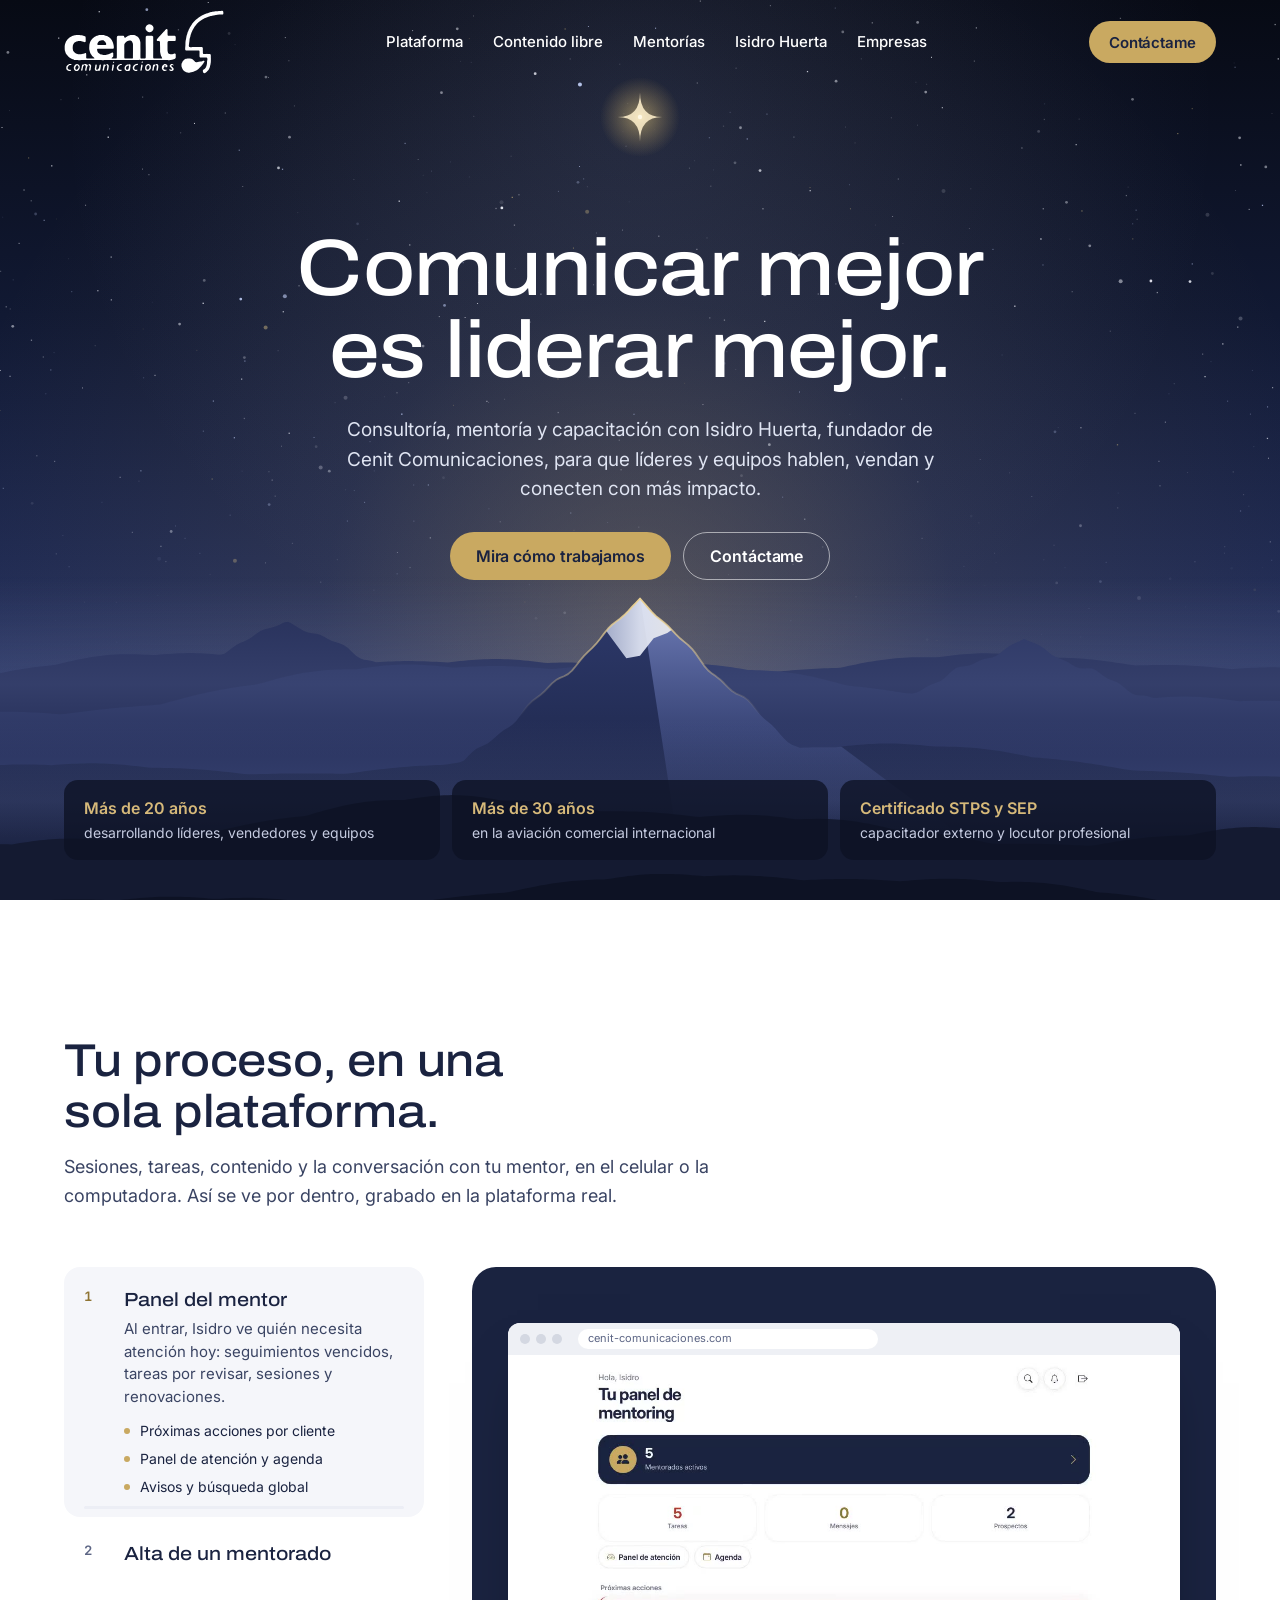
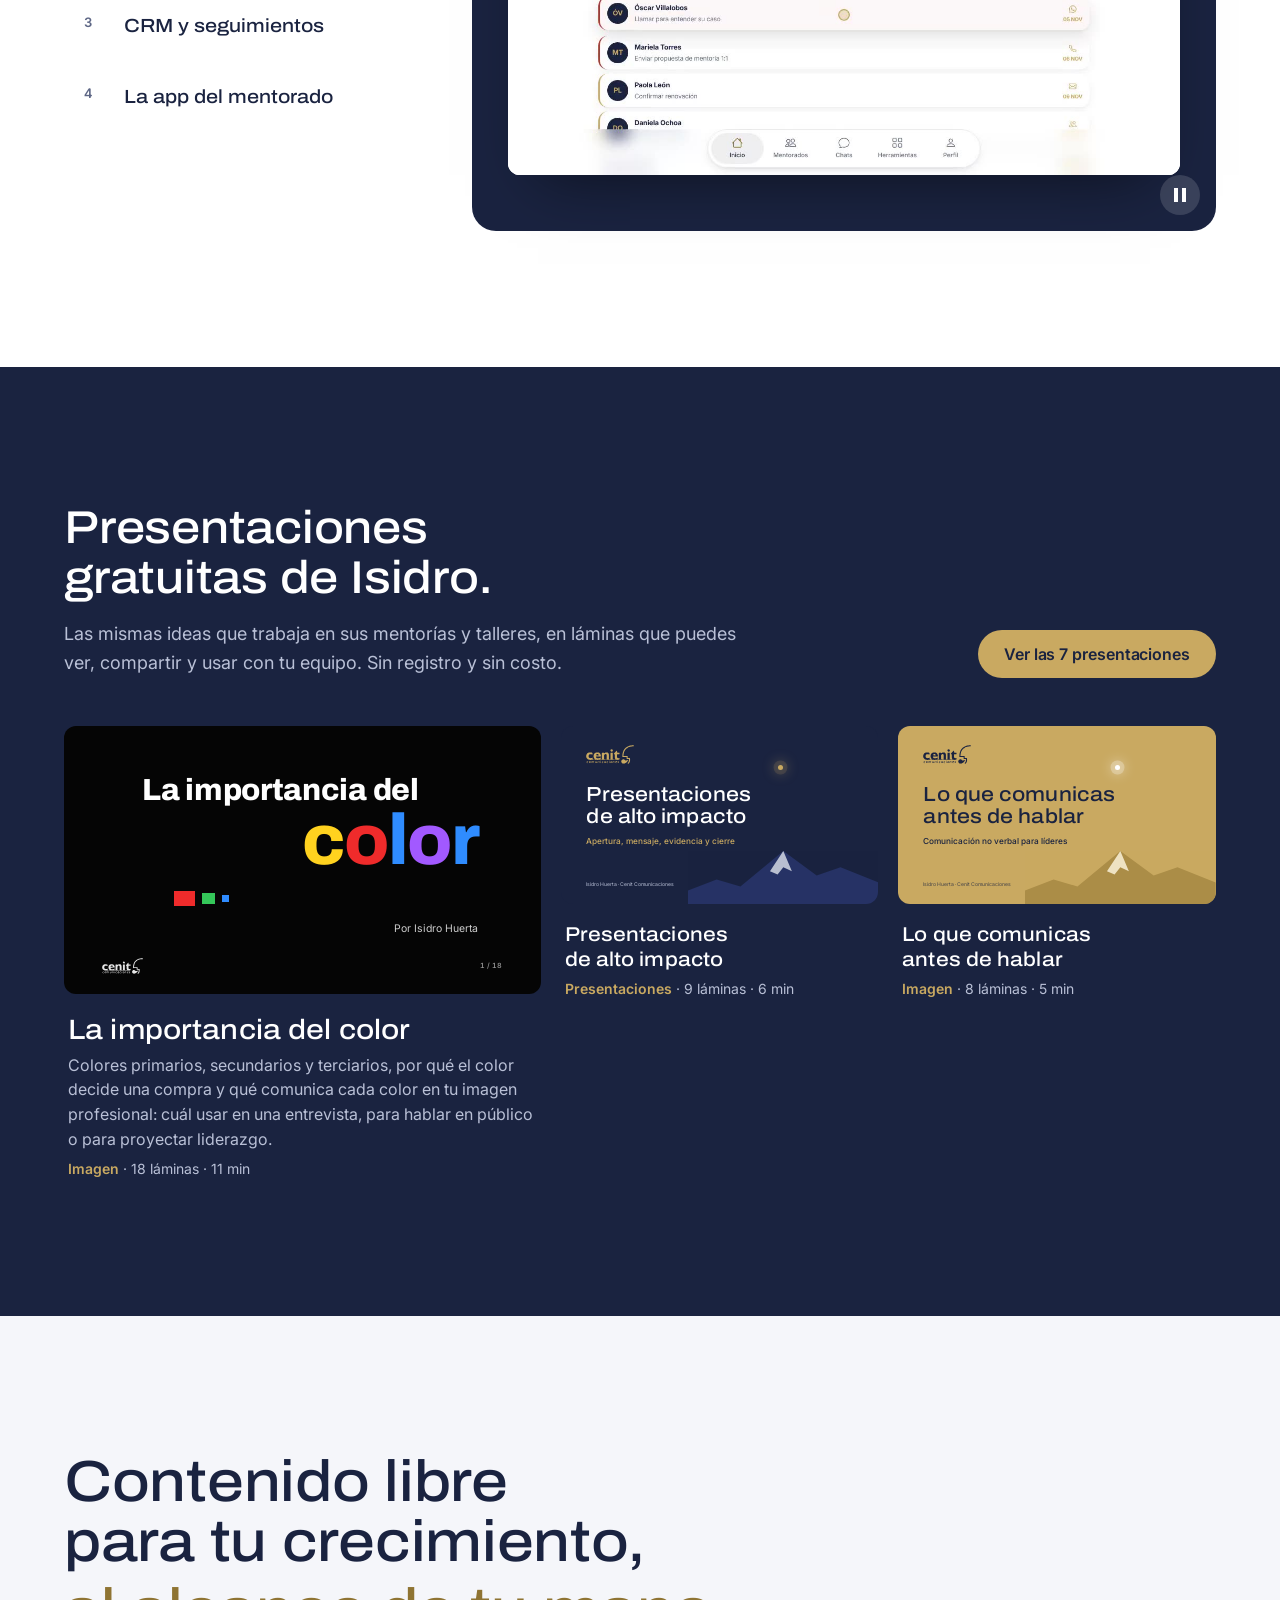
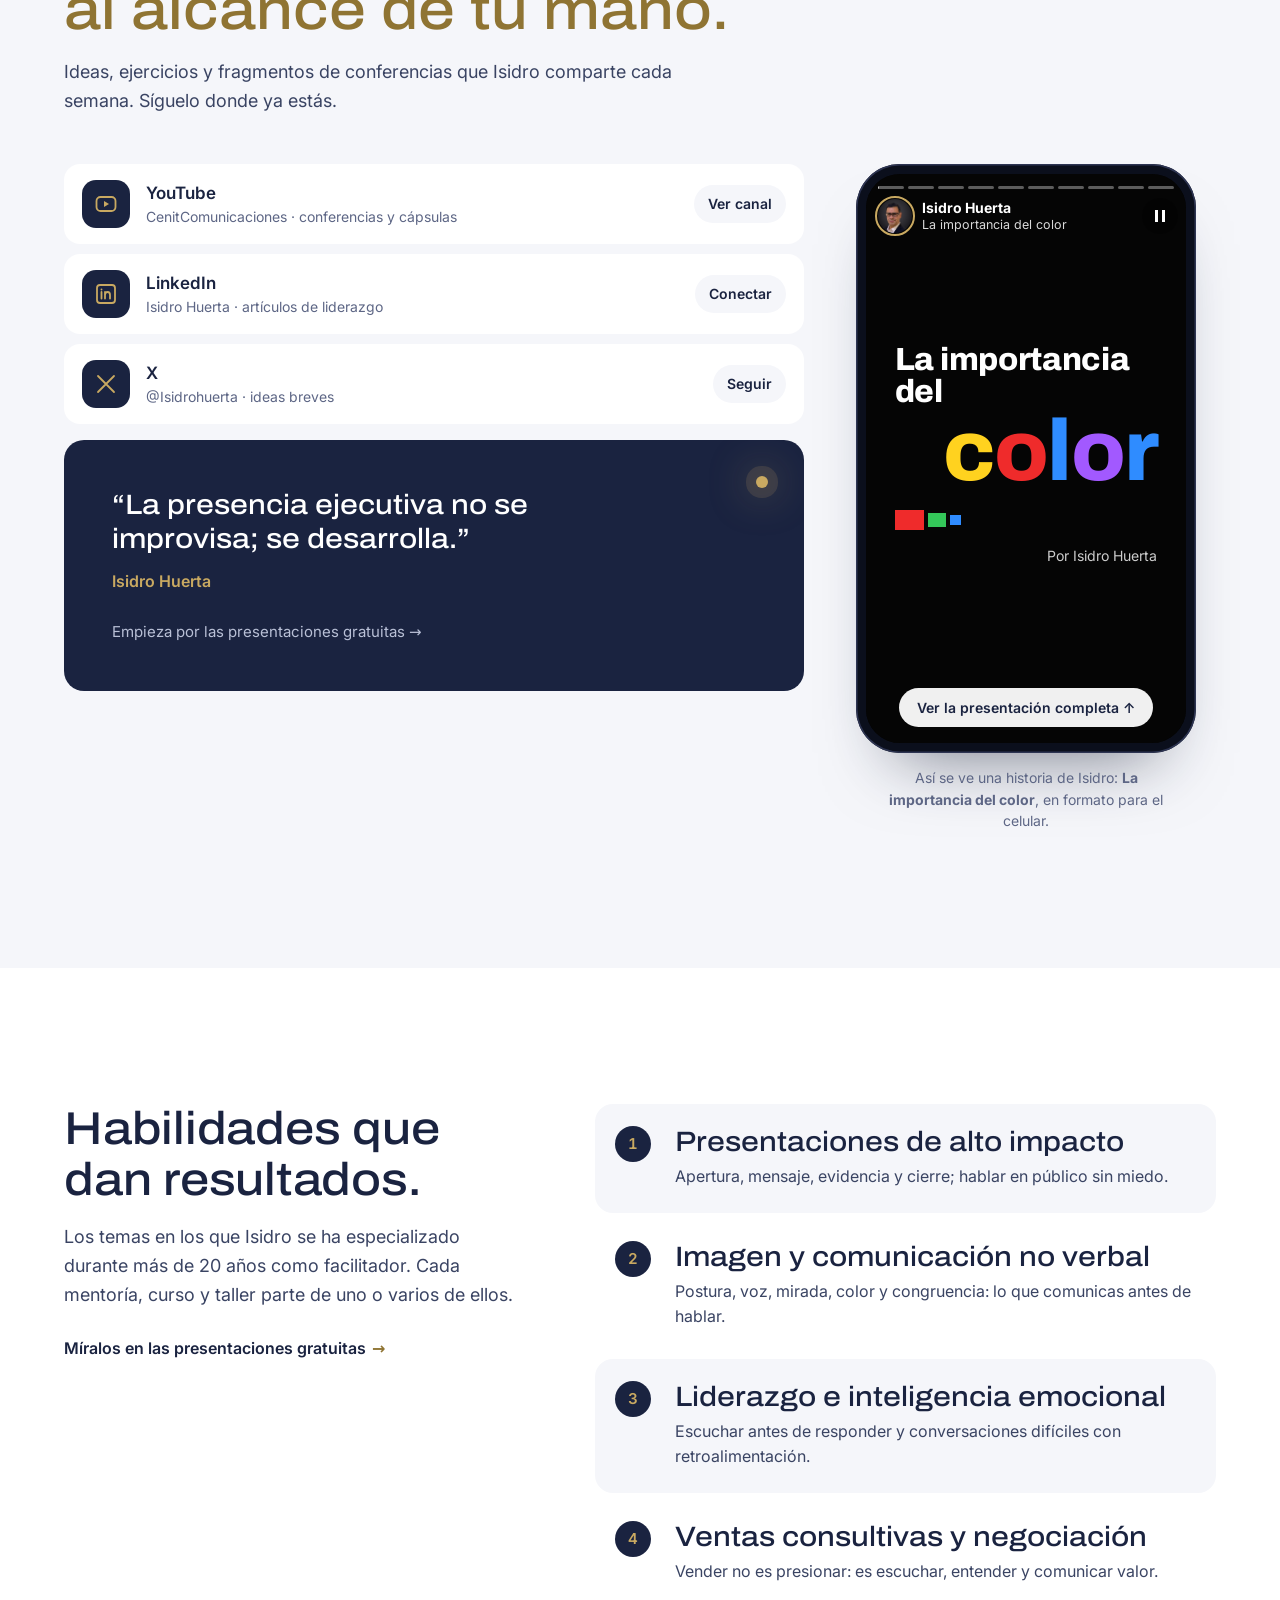
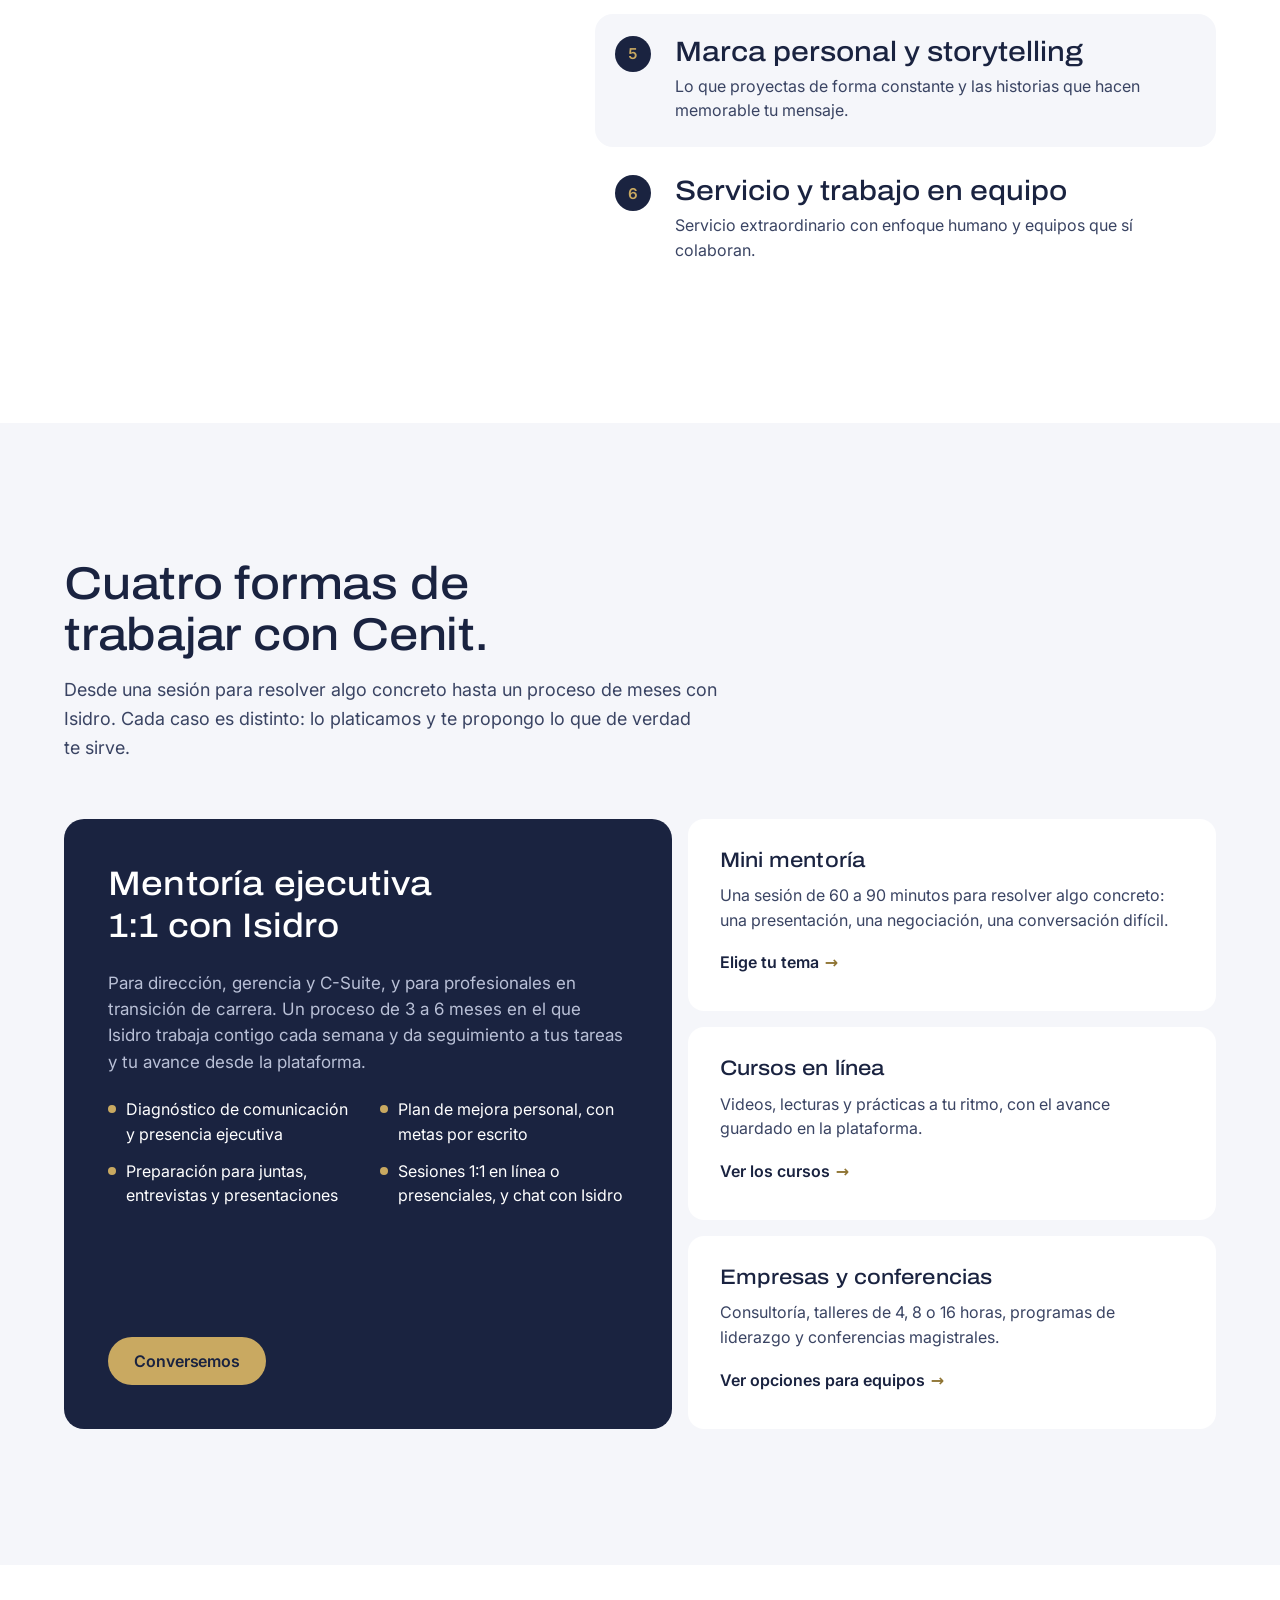
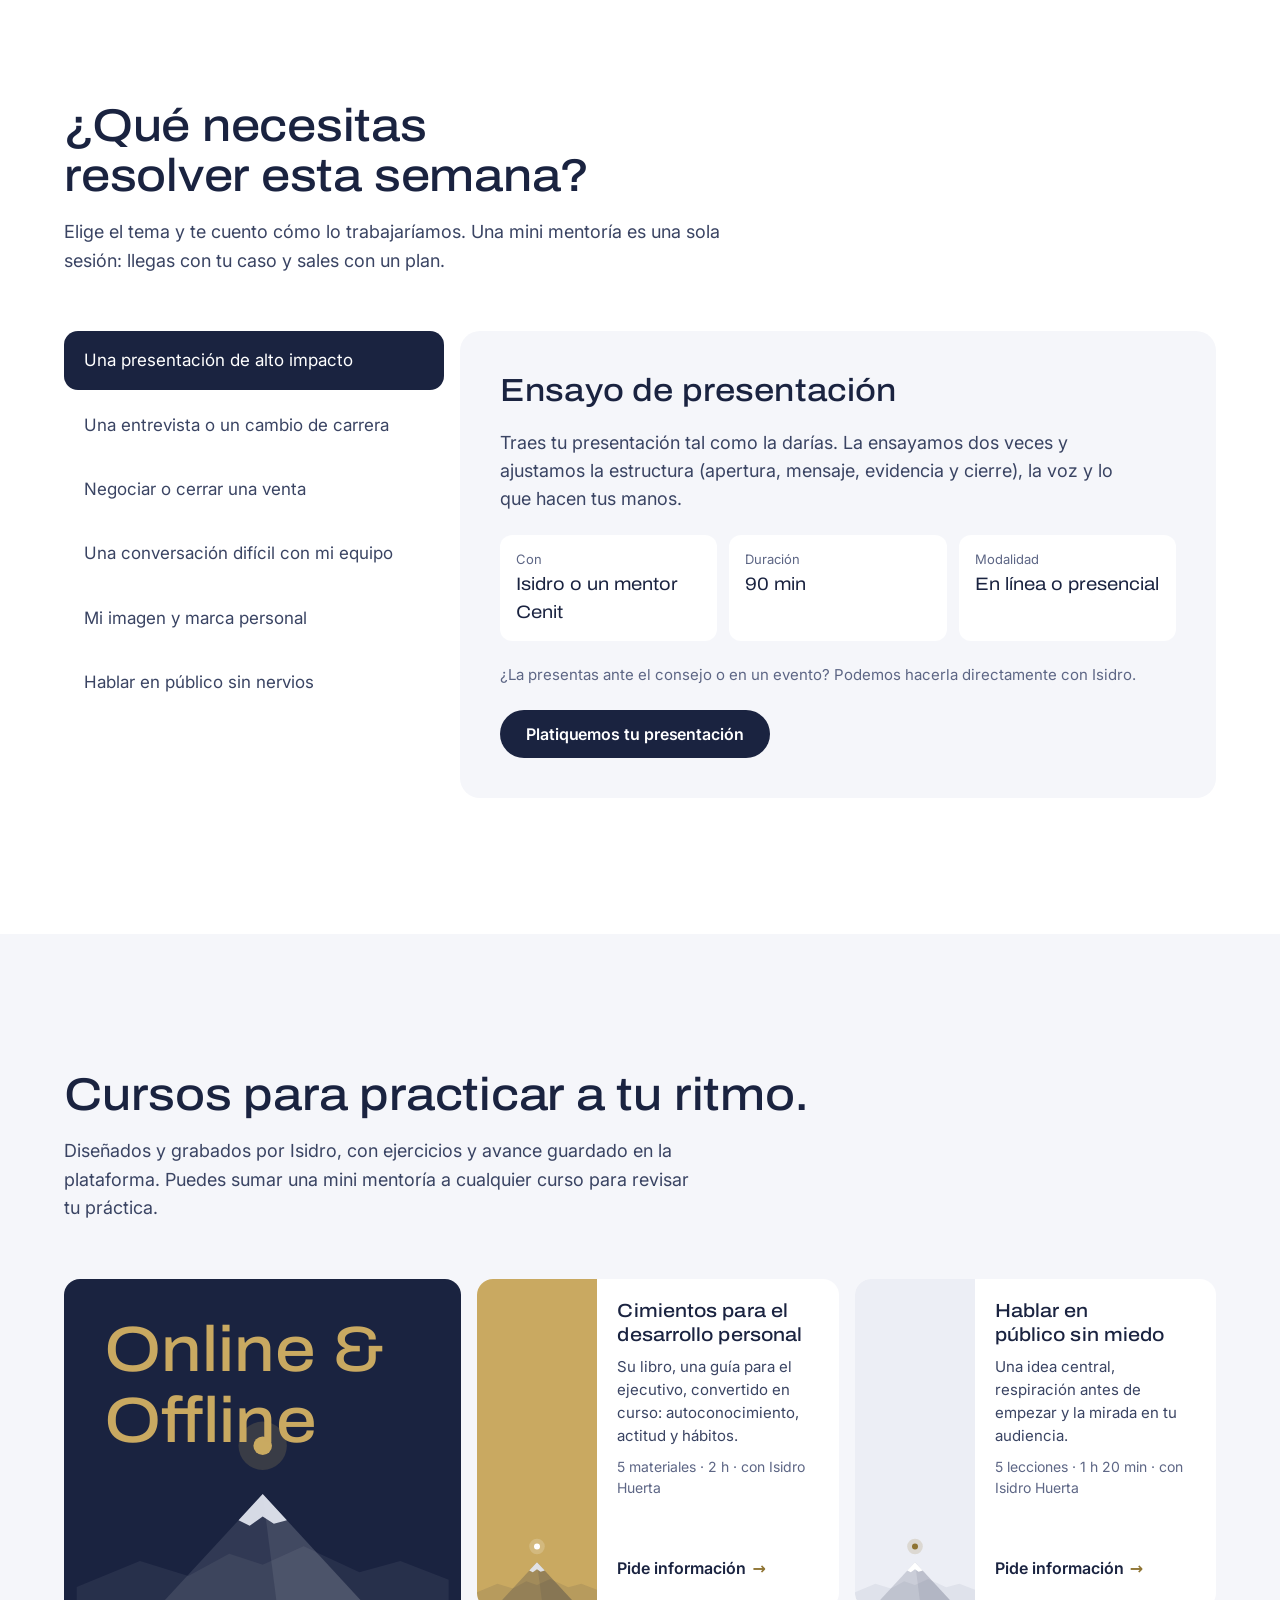
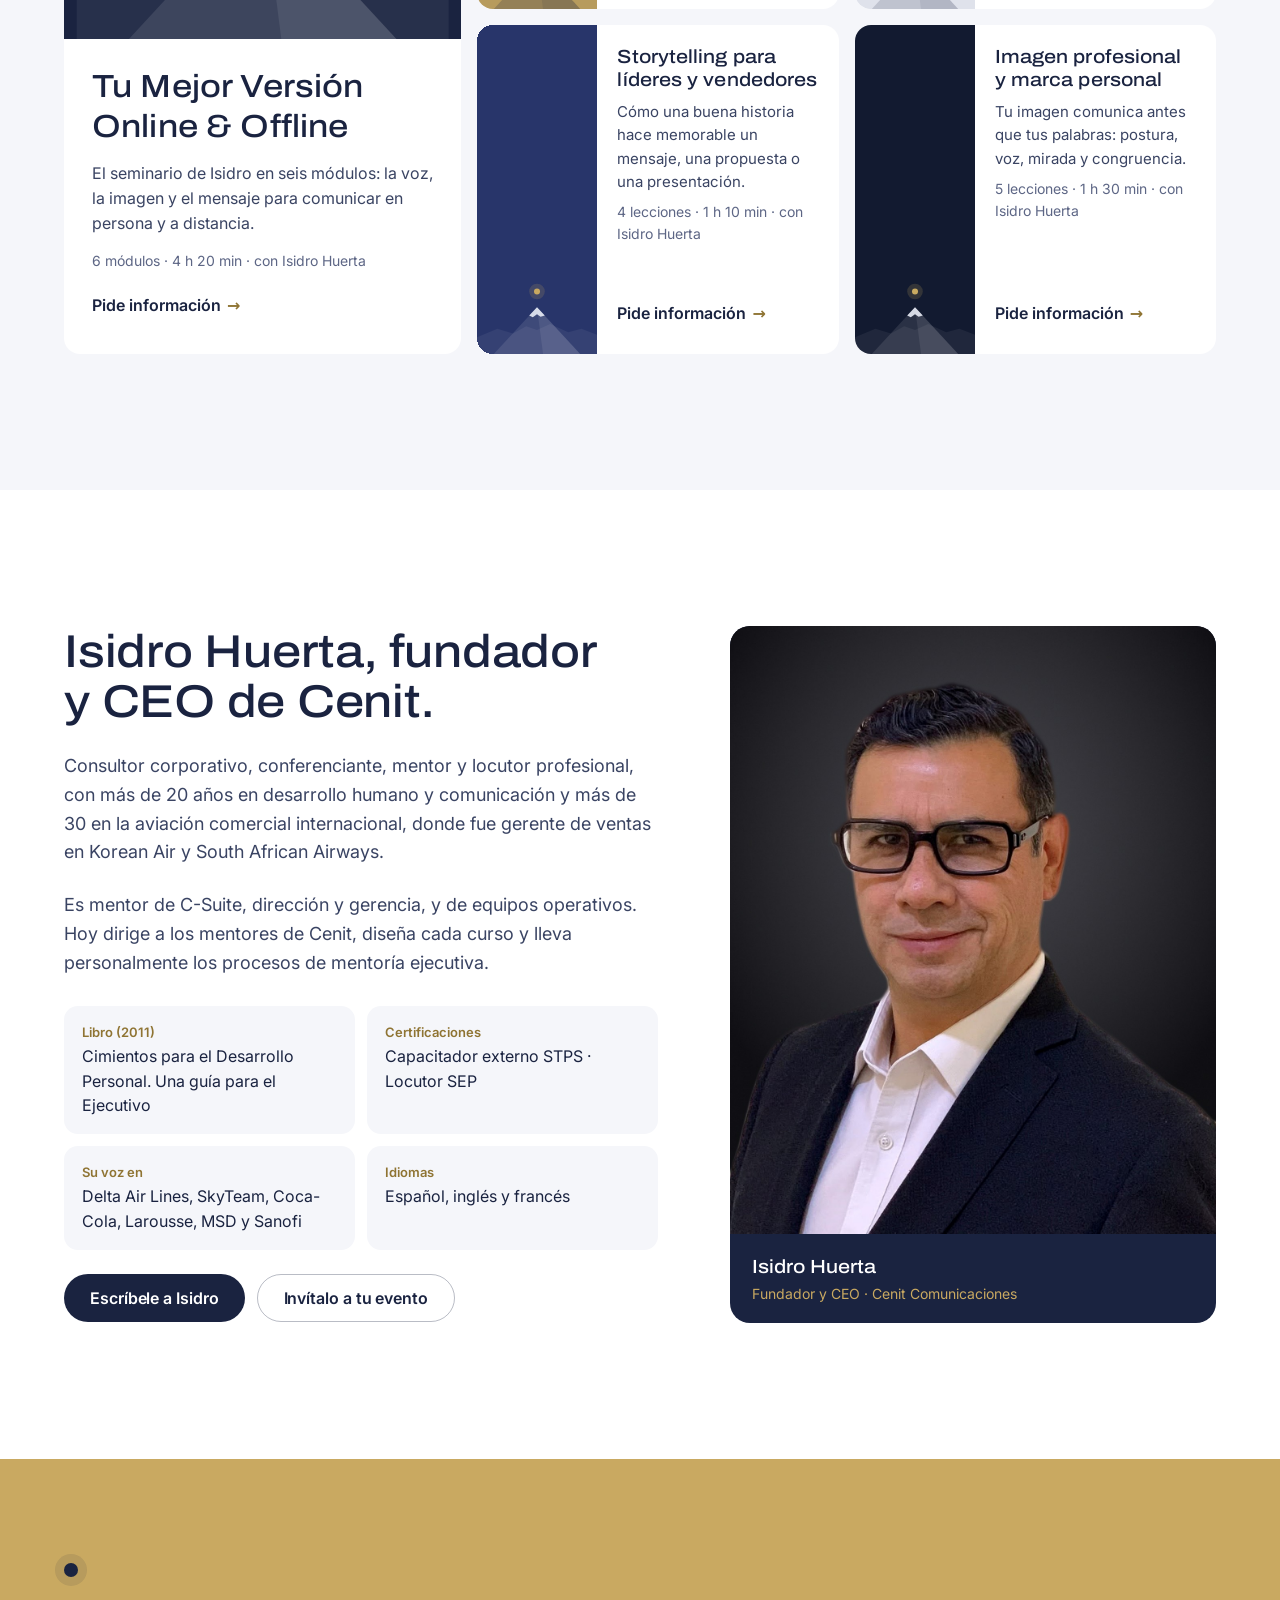
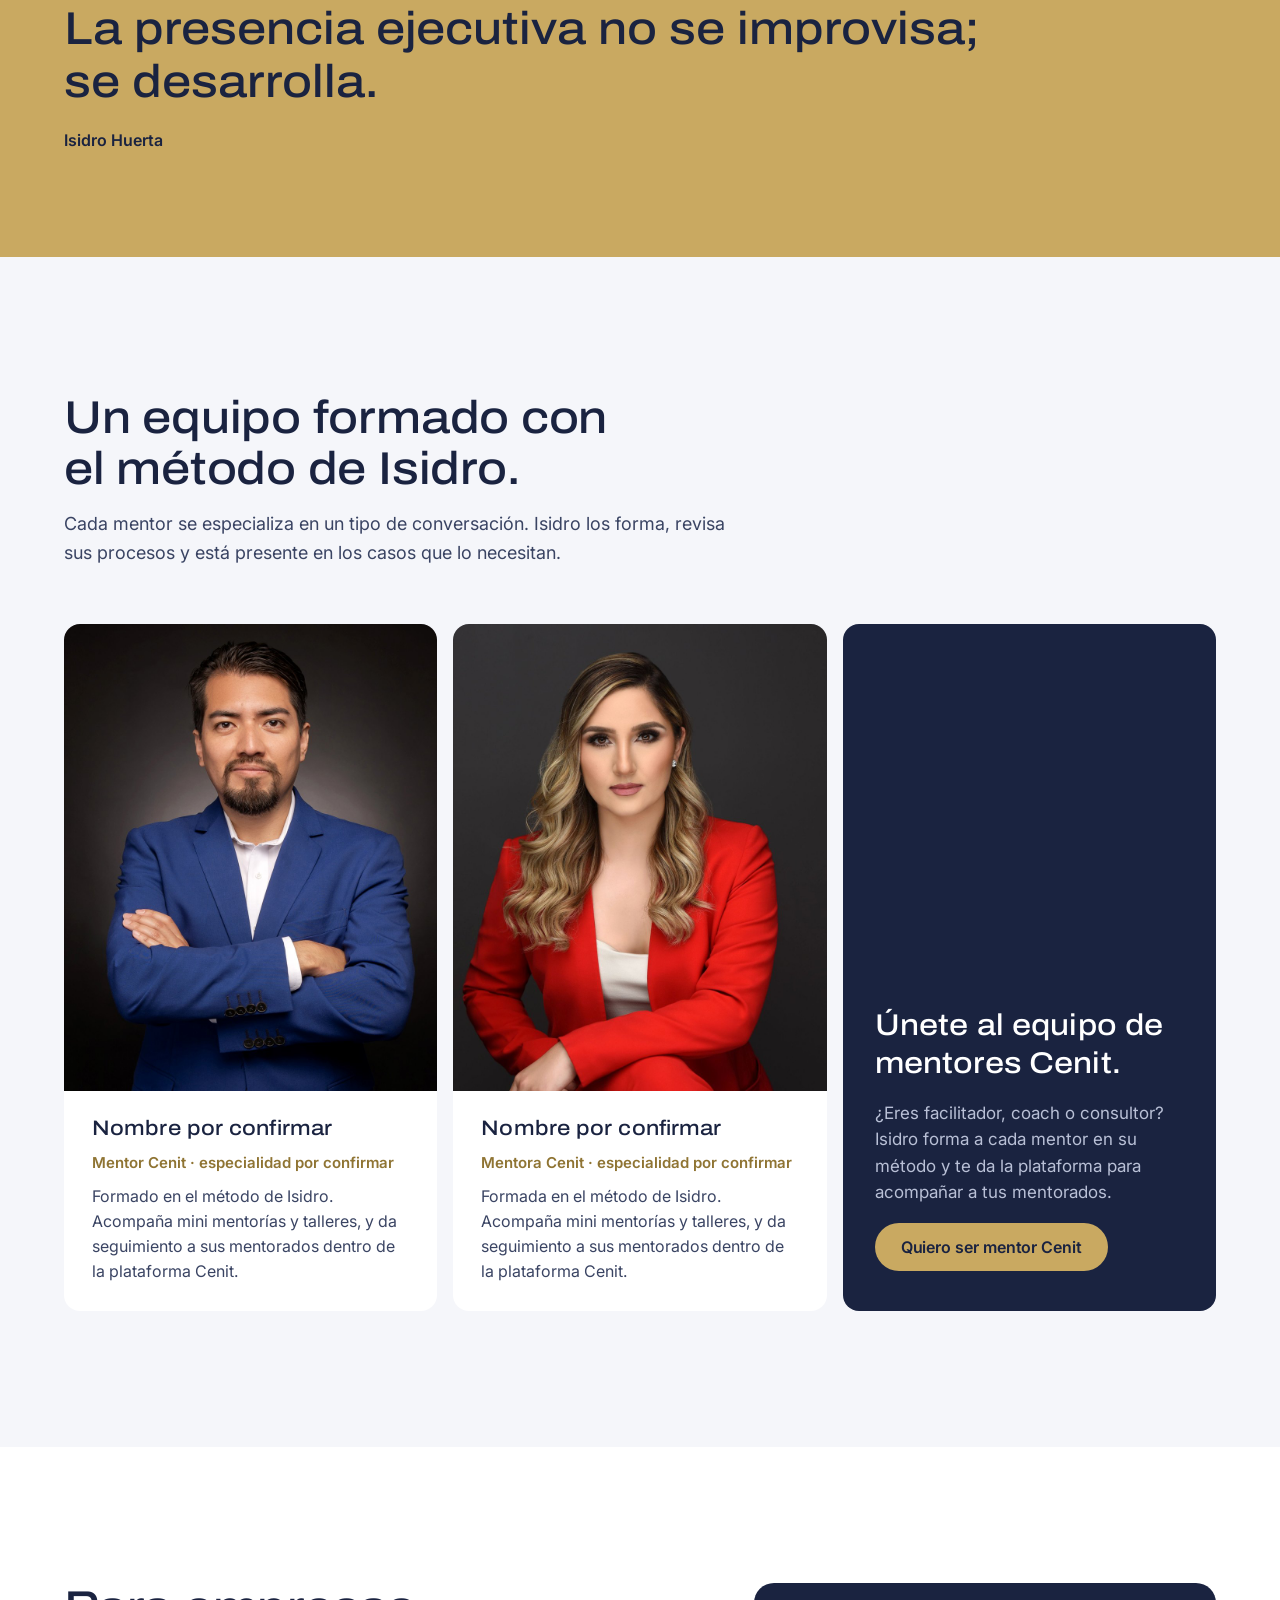
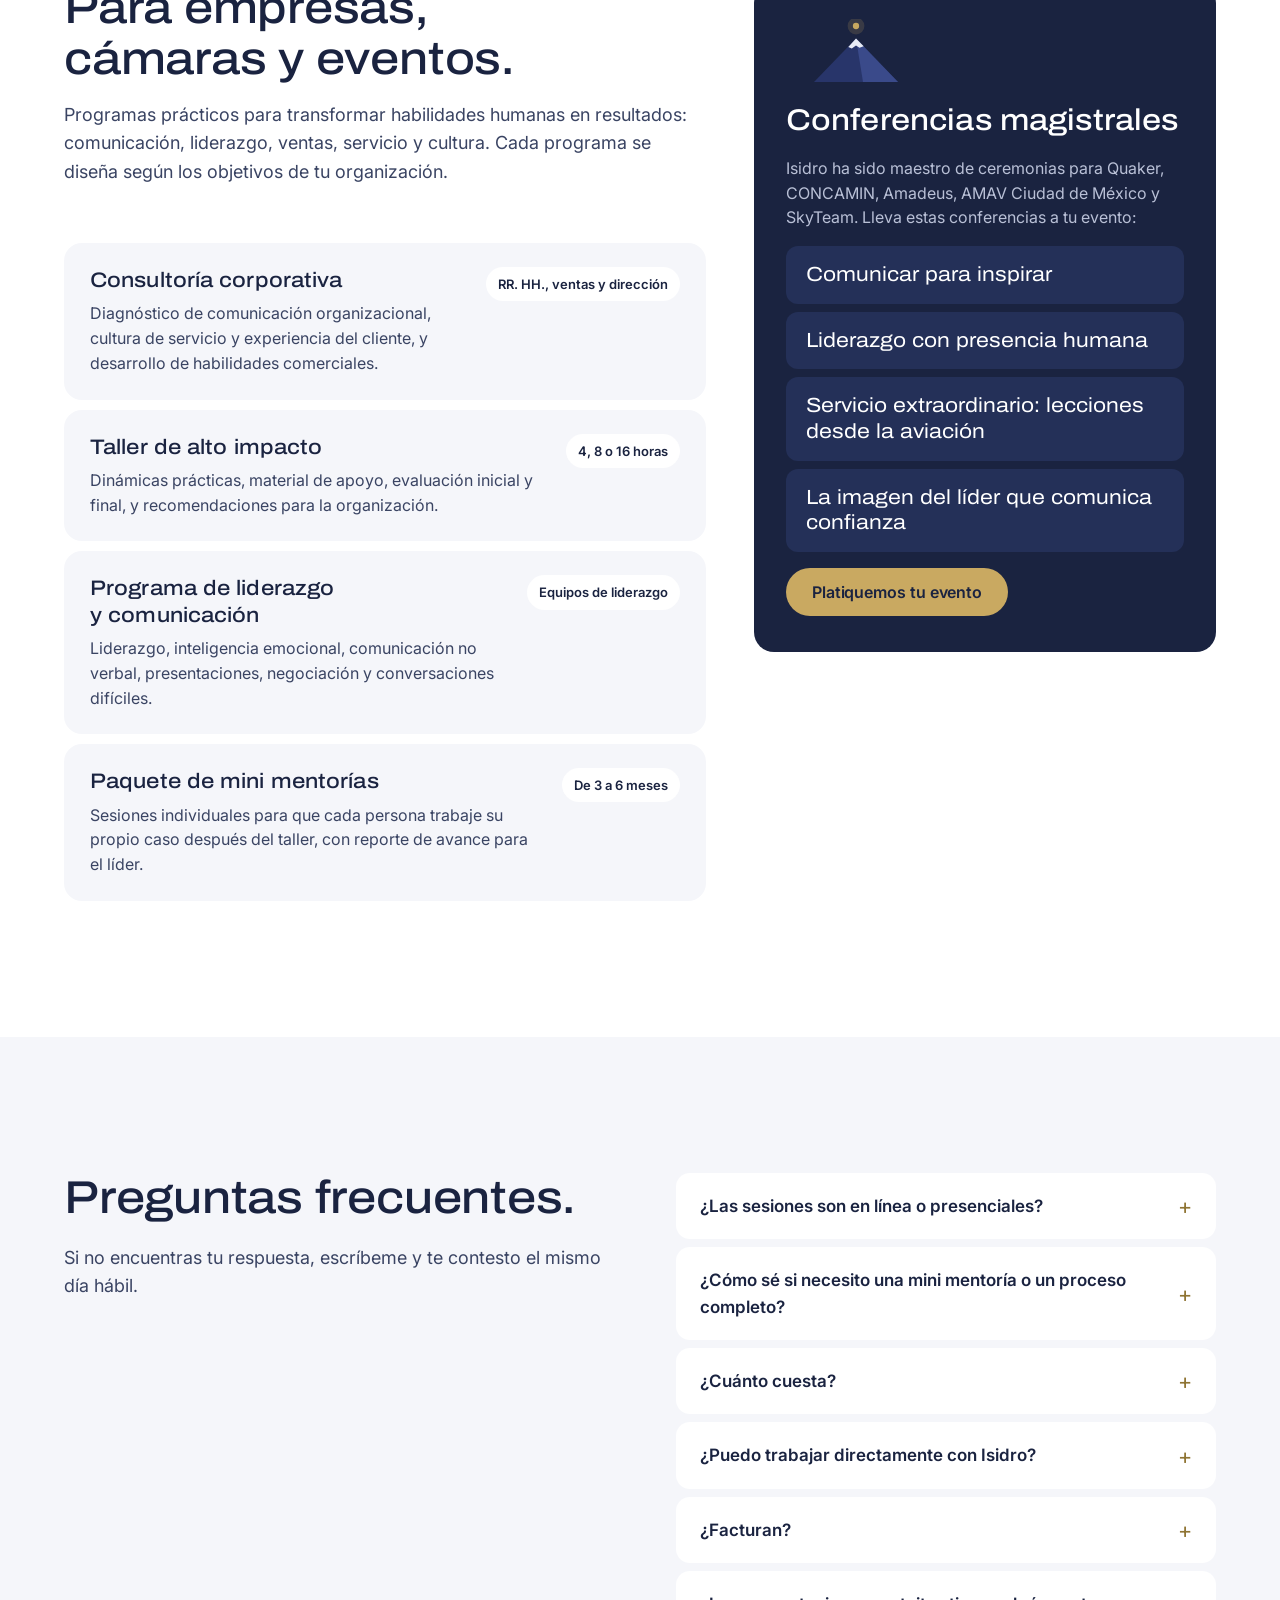
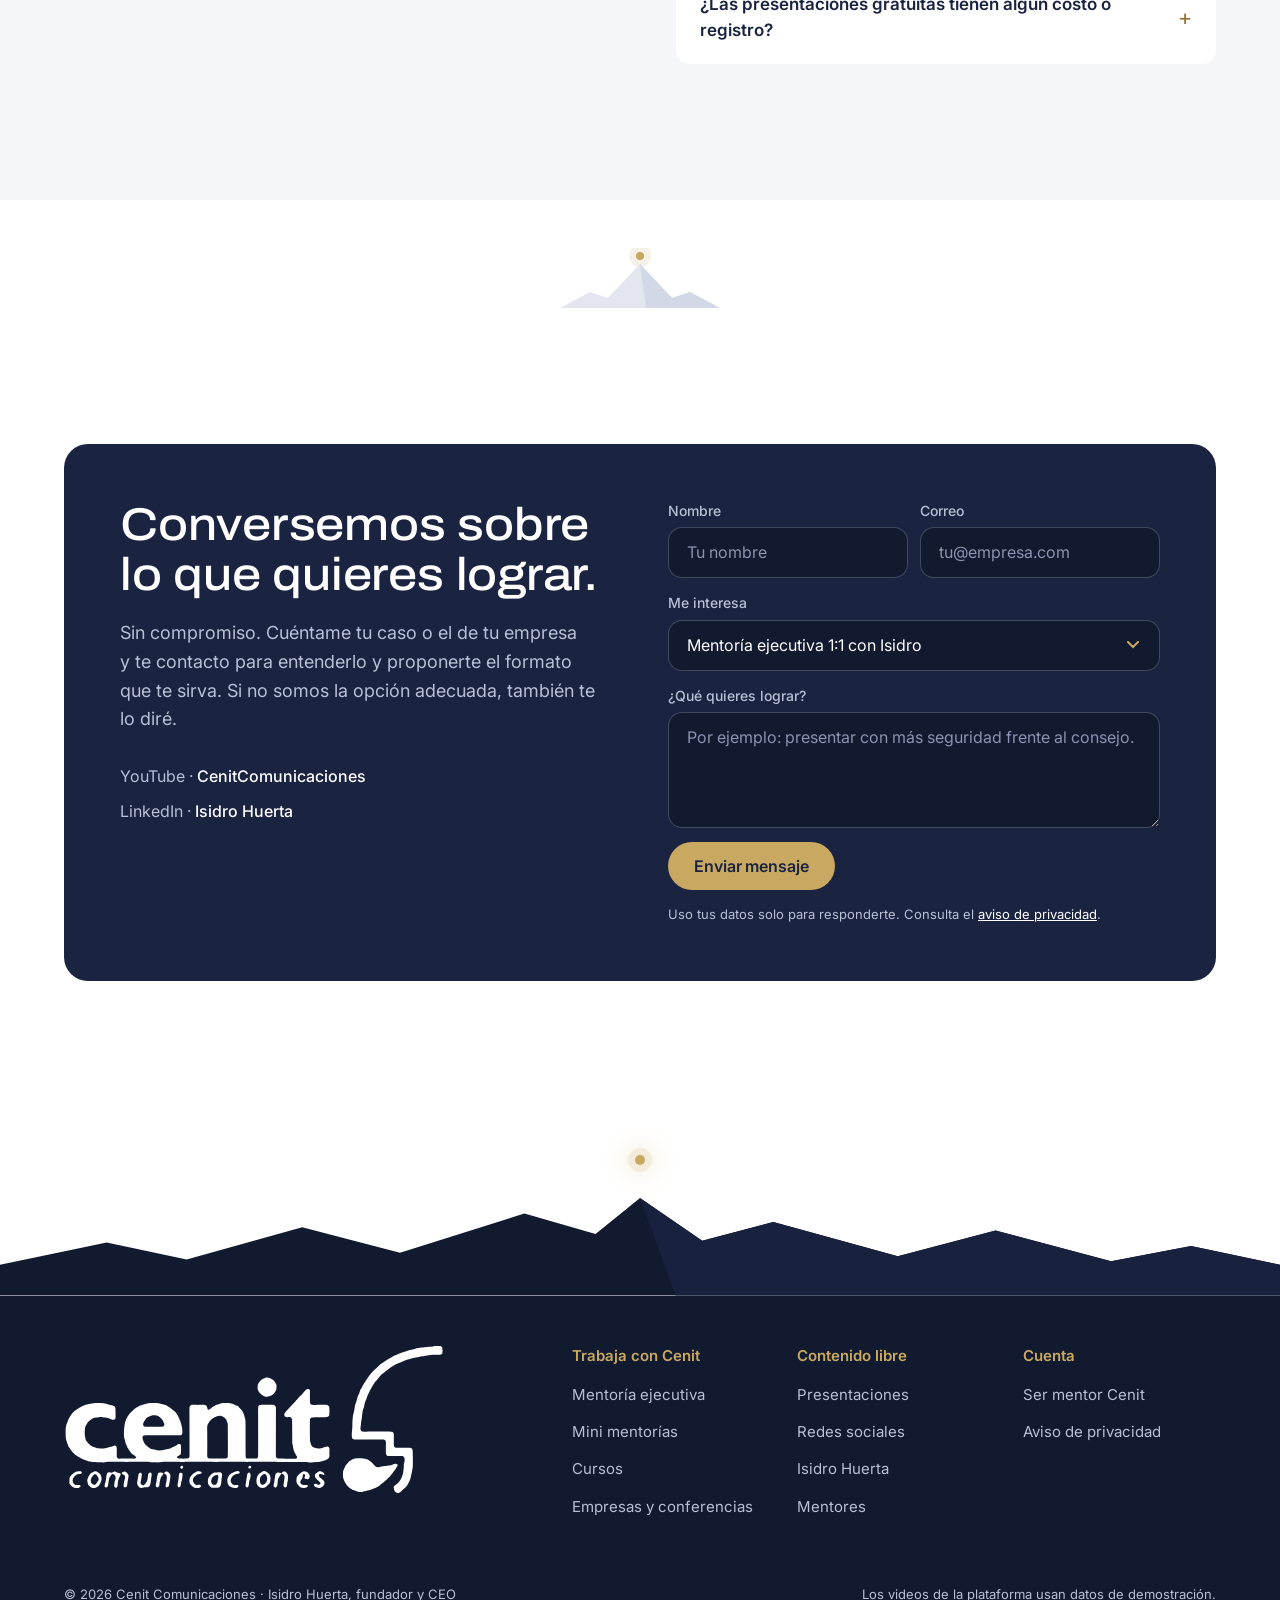
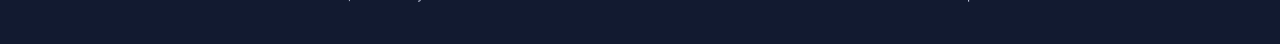
<file: index.html>
<!DOCTYPE html>
<html lang="es">
<head>
    <meta charset="utf-8" />
    <meta name="viewport" content="width=device-width, initial-scale=1, viewport-fit=cover" />
    <title>Cenit Comunicaciones &#xB7; Isidro Huerta</title>
    <meta name="description" content="Consultor&#xED;a, mentor&#xED;a ejecutiva, cursos y conferencias de comunicaci&#xF3;n y liderazgo con Isidro Huerta, fundador y CEO de Cenit Comunicaciones." />
    <meta property="og:title" content="Cenit Comunicaciones &#xB7; Isidro Huerta" />
    <meta property="og:description" content="Consultor&#xED;a, mentor&#xED;a ejecutiva, cursos y conferencias de comunicaci&#xF3;n y liderazgo con Isidro Huerta, fundador y CEO de Cenit Comunicaciones." />
    <meta property="og:type" content="website" />
    <meta name="theme-color" content="#1a2340" />
    <link rel="preload" href="/img/cenit-logo-blanco.svg" as="image" />
    <link rel="stylesheet" href="/lib/archivo/archivo.css" />
    <link rel="stylesheet" href="/lib/inter/inter.css" />
    <link rel="stylesheet" href="/css/cenit.css?v=Ry5DyrSQDbYbBgVZlXgPZFQcPErw0R7fAEncHwg9FHQ" />
    
    <script>document.documentElement.classList.add('js');</script>
</head>
<body class="nav-sobre-oscuro">
<a class="saltar" href="#contenido">Saltar al contenido</a>

<header class="nav" id="nav">
  <div class="wrap">
    <a class="brand" href="#inicio" aria-label="Cenit Comunicaciones, inicio">
      <img class="logo-claro" src="/img/cenit-logo-blanco.svg" alt="" width="601" height="240">
      <img class="logo-navy" src="/img/cenit-logo-navy.svg" alt="" width="601" height="240">
    </a>
    <nav class="links" aria-label="Secciones">
      <a href="#plataforma">Plataforma</a>
      <a href="/presentaciones/">Contenido libre</a>
      <a href="#formas">Mentorías</a>
      <a href="#isidro">Isidro Huerta</a>
      <a href="#empresas">Empresas</a>
    </nav>
    <div class="nav-r">
      <a class="btn primary sm" href="#contacto">Contáctame</a>
      <button class="menu-btn" type="button" aria-expanded="false" aria-controls="menu-movil" id="menuBtn">
        <span class="sr">Menú</span><i></i><i></i>
      </button>
    </div>
  </div>
  <div class="menu-movil" id="menu-movil" hidden>
    <a href="#plataforma">Plataforma</a>
    <a href="/presentaciones/">Contenido libre</a>
    <a href="#formas">Mentorías</a>
    <a href="#isidro">Isidro Huerta</a>
    <a href="#empresas">Empresas</a>
    <a href="#contacto">Contacto</a>
  </div>
</header>

<main id="contenido">

<!-- ================= PORTADA: el cenit ================= -->
<section class="hero" id="inicio" aria-labelledby="t-hero">
  <div class="cielo" id="cielo" aria-hidden="true"></div>
  <div class="wrap hero-in">
    <h1 id="t-hero">Comunicar mejor es liderar mejor.</h1>
    <p class="sub">Consultoría, mentoría y capacitación con Isidro Huerta, fundador de Cenit Comunicaciones, para que líderes y equipos hablen, vendan y conecten con más impacto.</p>
    <div class="ctas">
      <a class="btn gold" href="#plataforma">Mira cómo trabajamos</a>
      <a class="btn ghost" href="#contacto">Contáctame</a>
    </div>
  </div>
  <ul class="hero-facts wrap" aria-label="En resumen">
    <li><b>Más de 20 años</b><span>desarrollando líderes, vendedores y equipos</span></li>
    <li><b>Más de 30 años</b><span>en la aviación comercial internacional</span></li>
    <li><b>Certificado STPS y SEP</b><span>capacitador externo y locutor profesional</span></li>
  </ul>
</section>

<!-- ================= PLATAFORMA EN VIDEO ================= -->
<section class="s" id="plataforma" aria-labelledby="t-demo">
  <div class="wrap">
    <div class="head rv">
      <h2 id="t-demo">Tu proceso, en una sola plataforma.</h2>
      <p class="lead">Sesiones, tareas, contenido y la conversación con tu mentor, en el celular o la computadora. Así se ve por dentro, grabado en la plataforma real.</p>
    </div>

    <div class="demo rv" id="demo">
      <div class="steps" role="tablist" aria-label="Funciones de la plataforma">
          <button class="step" role="tab" id="tab-panel" aria-selected="true" aria-controls="stage" data-i="0" tabindex="0">
            <span class="n">1</span><span class="t">Panel del mentor</span>
            <span class="d">Al entrar, Isidro ve qui&#xE9;n necesita atenci&#xF3;n hoy: seguimientos vencidos, tareas por revisar, sesiones y renovaciones.</span>
            <ul> <li>Pr&#xF3;ximas acciones por cliente</li>  <li>Panel de atenci&#xF3;n y agenda</li>  <li>Avisos y b&#xFA;squeda global</li> </ul>
            <span class="prog" aria-hidden="true"><i></i></span>
          </button>
          <button class="step" role="tab" id="tab-alta" aria-selected="false" aria-controls="stage" data-i="1" tabindex="-1">
            <span class="n">2</span><span class="t">Alta de un mentorado</span>
            <span class="d">Registrar a alguien toma un minuto: la plataforma genera su contrase&#xF1;a, te da el mensaje listo para enviarle y te lleva a asignar su primera tarea.</span>
            <ul> <li>Contrase&#xF1;a temporal sugerida</li>  <li>Mensaje de acceso para copiar o enviar por WhatsApp</li>  <li>Primera tarea con aviso al mentorado</li> </ul>
            <span class="prog" aria-hidden="true"><i></i></span>
          </button>
          <button class="step" role="tab" id="tab-embudo" aria-selected="false" aria-controls="stage" data-i="2" tabindex="-1">
            <span class="n">3</span><span class="t">CRM y seguimientos</span>
            <span class="d">Cada cliente avanza de prospecto a activo arrastrando su tarjeta, y los seguimientos se ordenan solos: vencidos, hoy y esta semana.</span>
            <ul> <li>Embudo por etapa con totales</li>  <li>Seguimientos por fecha</li>  <li>Historial de cada cliente</li> </ul>
            <span class="prog" aria-hidden="true"><i></i></span>
          </button>
          <button class="step" role="tab" id="tab-mentorado" aria-selected="false" aria-controls="stage" data-i="3" tabindex="-1">
            <span class="n">4</span><span class="t">La app del mentorado</span>
            <span class="d">El mentorado sabe qu&#xE9; sigue: su pr&#xF3;xima tarea, su avance y un chat directo con su mentor. Se instala en el celular como una app.</span>
            <ul> <li>Tu siguiente paso y cumplimiento</li>  <li>Tareas con un toque</li>  <li>Chat con notas de voz y archivos</li> </ul>
            <span class="prog" aria-hidden="true"><i></i></span>
          </button>
      </div>
      <div class="stage" id="stage" role="tabpanel" aria-labelledby="tab-panel">
          <figure class="device desk on" data-i="0" data-ui>
 <div class="device-bar" aria-hidden="true"><i></i><i></i><i></i><span>cenit-comunicaciones.com</span></div>             <div class="screen">
                <video muted playsinline preload="metadata" poster="/video/demo/panel.jpg" aria-label="Video demo: Panel del mentor">
                  <source src="/video/demo/panel.mp4" type="video/mp4">
                </video>
            </div>
            <figcaption class="sr">Panel del mentor: Al entrar, Isidro ve qui&#xE9;n necesita atenci&#xF3;n hoy: seguimientos vencidos, tareas por revisar, sesiones y renovaciones.</figcaption>
          </figure>
          <figure class="device desk " data-i="1" data-ui>
 <div class="device-bar" aria-hidden="true"><i></i><i></i><i></i><span>cenit-comunicaciones.com</span></div>             <div class="screen">
                <video muted playsinline preload="none" poster="/video/demo/alta.jpg" aria-label="Video demo: Alta de un mentorado">
                  <source src="/video/demo/alta.mp4" type="video/mp4">
                </video>
            </div>
            <figcaption class="sr">Alta de un mentorado: Registrar a alguien toma un minuto: la plataforma genera su contrase&#xF1;a, te da el mensaje listo para enviarle y te lleva a asignar su primera tarea.</figcaption>
          </figure>
          <figure class="device desk " data-i="2" data-ui>
 <div class="device-bar" aria-hidden="true"><i></i><i></i><i></i><span>cenit-comunicaciones.com</span></div>             <div class="screen">
                <video muted playsinline preload="none" poster="/video/demo/embudo.jpg" aria-label="Video demo: CRM y seguimientos">
                  <source src="/video/demo/embudo.mp4" type="video/mp4">
                </video>
            </div>
            <figcaption class="sr">CRM y seguimientos: Cada cliente avanza de prospecto a activo arrastrando su tarjeta, y los seguimientos se ordenan solos: vencidos, hoy y esta semana.</figcaption>
          </figure>
          <figure class="device phone " data-i="3" data-ui>
            <div class="screen">
                <video muted playsinline preload="none" poster="/video/demo/mentorado.jpg" aria-label="Video demo: La app del mentorado">
                  <source src="/video/demo/mentorado.mp4" type="video/mp4">
                </video>
            </div>
            <figcaption class="sr">La app del mentorado: El mentorado sabe qu&#xE9; sigue: su pr&#xF3;xima tarea, su avance y un chat directo con su mentor. Se instala en el celular como una app.</figcaption>
          </figure>
        <button class="play" type="button" id="demoPlay" aria-label="Pausar video"><span class="ic" aria-hidden="true"></span></button>
      </div>
      <div class="mobile-desc" id="mdesc" aria-live="polite"></div>
    </div>
  </div>
</section>

<!-- ================= CONTENIDO LIBRE (introducción al catálogo) ================= -->
<section class="s navy" id="contenido-libre" aria-labelledby="t-libre">
  <div class="wrap">
    <div class="libre-head rv">
      <div>
        <h2 id="t-libre">Presentaciones gratuitas de Isidro.</h2>
        <p class="lead">Las mismas ideas que trabaja en sus mentorías y talleres, en láminas que puedes ver, compartir y usar con tu equipo. Sin registro y sin costo.</p>
      </div>
      <a class="btn gold" href="/presentaciones/">Ver las 7 presentaciones</a>
    </div>
    <div class="decks">
        <a class="deck rv feat" href="/presentaciones/los-colores/">
          <div class="deck-cover" aria-hidden="true" data-ui><div class="lam lam-colorportada lam-propio   tono-noche" data-n="1">
  <div class="lam-in">
        <h3 class="lam-t"><span class="cp-a">La importancia del</span>
          <span class="cp-color"><span style="color:#ffd21f">c</span><span style="color:#ef2b2b">o</span><span style="color:#2f8cff">l</span><span style="color:#a259ff">o</span><span style="color:#2f8cff">r</span></span></h3>
        <span class="lam-cuadros" aria-hidden="true"><i></i><i></i><i></i></span>
 <p class="lam-x">Por Isidro Huerta</p>       <div class="lam-pie"><img src="/img/cenit-logo-blanco.svg" alt="" width="601" height="240" loading="lazy"><span>1 / 18</span></div>
  </div>
</div>
</div>
          <div class="deck-in">
            <h3>La importancia del color</h3>
 <p class="deck-res">Colores primarios, secundarios y terciarios, por qu&#xE9; el color decide una compra y qu&#xE9; comunica cada color en tu imagen profesional: cu&#xE1;l usar en una entrevista, para hablar en p&#xFA;blico o para proyectar liderazgo.</p>             <p class="meta"><b class="deck-cat">Imagen</b> · 18 láminas · 11 min</p>
          </div>
        </a>
        <a class="deck rv " href="/presentaciones/presentaciones-de-alto-impacto/">
          <div class="deck-cover" aria-hidden="true" data-ui><div class="lam lam-portada    tono-navy" data-n="1">
  <div class="lam-in">
        <img class="lam-logo" src="/img/cenit-logo-oro.svg" alt="" width="601" height="240" loading="lazy">
        <h3 class="lam-t">Presentaciones de alto impacto</h3>
 <p class="lam-x">Apertura, mensaje, evidencia y cierre</p>         <p class="lam-autor">Isidro Huerta · Cenit Comunicaciones</p>
        <svg class="lam-monte" viewBox="0 0 400 120" preserveAspectRatio="none" aria-hidden="true"><path class="m1" d="M0 120V92l60-22 50 14 90-70 70 48 50-16 80 30v44z"/><path class="m2" d="M200 14l18 40-18-8-12 14-16-6z"/></svg>
        <span class="lam-cenit" aria-hidden="true"></span>
  </div>
</div>
</div>
          <div class="deck-in">
            <h3>Presentaciones de alto impacto</h3>
            <p class="meta"><b class="deck-cat">Presentaciones</b> · 9 láminas · 6 min</p>
          </div>
        </a>
        <a class="deck rv " href="/presentaciones/comunicacion-no-verbal/">
          <div class="deck-cover" aria-hidden="true" data-ui><div class="lam lam-portada    tono-oro" data-n="1">
  <div class="lam-in">
        <img class="lam-logo" src="/img/cenit-logo-navy.svg" alt="" width="601" height="240" loading="lazy">
        <h3 class="lam-t">Lo que comunicas antes de hablar</h3>
 <p class="lam-x">Comunicaci&#xF3;n no verbal para l&#xED;deres</p>         <p class="lam-autor">Isidro Huerta · Cenit Comunicaciones</p>
        <svg class="lam-monte" viewBox="0 0 400 120" preserveAspectRatio="none" aria-hidden="true"><path class="m1" d="M0 120V92l60-22 50 14 90-70 70 48 50-16 80 30v44z"/><path class="m2" d="M200 14l18 40-18-8-12 14-16-6z"/></svg>
        <span class="lam-cenit" aria-hidden="true"></span>
  </div>
</div>
</div>
          <div class="deck-in">
            <h3>Lo que comunicas antes de hablar</h3>
            <p class="meta"><b class="deck-cat">Imagen</b> · 8 láminas · 5 min</p>
          </div>
        </a>
    </div>
  </div>
</section>

<!-- ================= REDES ================= -->
<section class="s tone" id="redes" aria-labelledby="t-redes">
  <div class="wrap">
    <div class="redes-head rv">
      <h2 id="t-redes">Contenido libre para tu crecimiento,</h2>
      <p class="redes-eslogan">al alcance de tu mano.</p>
      <p class="lead">Ideas, ejercicios y fragmentos de conferencias que Isidro comparte cada semana. Síguelo donde ya estás.</p>
    </div>
    <div class="redes ">
      <div class="redes-l">
      <ul class="red-lista rv">
          <li><a class="red yt" href="https://www.youtube.com/user/CenitComunicaciones" target="_blank" rel="noopener"><span class="red-ic" aria-hidden="true"><svg viewBox="0 0 24 24"><rect x="2.5" y="5" width="19" height="14" rx="4" fill="none" stroke="currentColor" stroke-width="1.8"/><path d="M10 9l5 3-5 3z" fill="currentColor"/></svg></span><span class="red-tx"><b>YouTube</b><span>CenitComunicaciones · conferencias y cápsulas</span></span><span class="red-go">Ver canal</span></a></li>
          <li><a class="red in" href="https://www.linkedin.com/profile/view?id=130284099" target="_blank" rel="noopener"><span class="red-ic" aria-hidden="true"><svg viewBox="0 0 24 24"><rect x="3" y="3" width="18" height="18" rx="3" fill="none" stroke="currentColor" stroke-width="1.8"/><path d="M7.5 10v6.5M7.5 7.3v.2M11 16.5V10m0 3c0-2 1.2-3 2.6-3s2.4 1 2.4 3v3.5" fill="none" stroke="currentColor" stroke-width="1.8" stroke-linecap="round"/></svg></span><span class="red-tx"><b>LinkedIn</b><span>Isidro Huerta · artículos de liderazgo</span></span><span class="red-go">Conectar</span></a></li>
          <li><a class="red x" href="https://twitter.com/Isidrohuerta" target="_blank" rel="noopener"><span class="red-ic" aria-hidden="true"><svg viewBox="0 0 24 24"><path d="M4 4l16 16M20 4L4 20" stroke="currentColor" stroke-width="1.8" stroke-linecap="round"/></svg></span><span class="red-tx"><b>X</b><span>@Isidrohuerta · ideas breves</span></span><span class="red-go">Seguir</span></a></li>
      </ul>
      <a class="ig-vacio rv" href="/presentaciones/">
        <blockquote class="ig-frase">“La presencia ejecutiva no se improvisa; se desarrolla.”</blockquote>
        <span class="ig-firma">Isidro Huerta</span>
        <span class="ig-cta">Empieza por las presentaciones gratuitas →</span>
      </a>
      </div>
      <div class="redes-tel rv">
        <figure class="tel" data-ui>
  <div class="historia" id="historia" tabindex="0" role="region" aria-roledescription="historia" aria-label="Historia de Isidro: La importancia del color. Toca a la derecha para avanzar.">
    <div class="h-barras" aria-hidden="true"> <span><i></i></span>  <span><i></i></span>  <span><i></i></span>  <span><i></i></span>  <span><i></i></span>  <span><i></i></span>  <span><i></i></span>  <span><i></i></span>  <span><i></i></span>  <span><i></i></span> </div>
    <div class="h-cab">
      <span class="h-av"> <img src="/img/equipo/isidro-huerta.jpg" alt="" width="64" height="64" loading="lazy"> </span>
      <span class="h-quien"><b>Isidro Huerta</b><span>La importancia del color</span></span>
      <button type="button" class="h-pausa" id="hPausa" aria-label="Pausar historia"><i></i></button>
    </div>
    <div class="h-cuadros">
        <div class="h-cuadro on" aria-hidden="false" data-claro=""><div class="lam lam-colorportada lam-propio  vert tono-noche" data-n="1">
  <div class="lam-in">
        <h3 class="lam-t"><span class="cp-a">La importancia del</span>
          <span class="cp-color"><span style="color:#ffd21f">c</span><span style="color:#ef2b2b">o</span><span style="color:#2f8cff">l</span><span style="color:#a259ff">o</span><span style="color:#2f8cff">r</span></span></h3>
        <span class="lam-cuadros" aria-hidden="true"><i></i><i></i><i></i></span>
 <p class="lam-x">Por Isidro Huerta</p>       <div class="lam-pie"><img src="/img/cenit-logo-blanco.svg" alt="" width="601" height="240" loading="lazy"><span>1 / 18</span></div>
  </div>
</div>
</div>
        <div class="h-cuadro " aria-hidden="true" data-claro=""><div class="lam lam-muestras lam-propio  vert tono-noche" data-n="2">
  <div class="lam-in">
        <span class="lam-cuadros" aria-hidden="true"><i></i><i></i><i></i></span>
        <div class="lam-der">
          <h3 class="lam-t">Colores primarios</h3>
          <ul class="lam-nombres "> <li style="color:#ef2b2b">Rojo</li>  <li style="color:#ffd21f">Amarillo</li>  <li style="color:#2f8cff">Azul</li> </ul>
        </div>
 <p class="lam-nota">No pueden obtenerse por una mezcla, y son la base de todos los colores.</p>       <div class="lam-pie"><img src="/img/cenit-logo-blanco.svg" alt="" width="601" height="240" loading="lazy"><span>2 / 18</span></div>
  </div>
</div>
</div>
        <div class="h-cuadro " aria-hidden="true" data-claro=""><div class="lam lam-porcentajes lam-propio  vert tono-noche" data-n="5">
  <div class="lam-in">
        <h3 class="sr">El color decide</h3>
        <dl class="lam-pct">
 <div><dt style="color:#2fa8ff">85 %</dt><dd>de los consumidores sienten que el principal factor de decisi&#xF3;n es el color</dd></div>  <div><dt style="color:#34c759">80 %</dt><dd>m&#xE1;s reconocimiento de marca gracias al color</dd></div>         </dl>
      <div class="lam-pie"><img src="/img/cenit-logo-blanco.svg" alt="" width="601" height="240" loading="lazy"><span>5 / 18</span></div>
  </div>
</div>
</div>
        <div class="h-cuadro " aria-hidden="true" data-claro=""><div class="lam lam-segundos lam-propio  vert tono-noche" data-n="6">
  <div class="lam-in">
        <svg class="lam-reloj" viewBox="0 0 120 140" aria-hidden="true"><rect x="52" y="2" width="16" height="12" rx="3" fill="#c9cdd6"/><circle cx="60" cy="78" r="54" fill="none" stroke="#c9cdd6" stroke-width="6"/><circle cx="60" cy="78" r="44" fill="#f4f5f7"/><path d="M60 78V44" stroke="#0a0a0a" stroke-width="5" stroke-linecap="round"/><path d="M60 78l22 12" stroke="#2f8cff" stroke-width="5" stroke-linecap="round"/><circle cx="60" cy="78" r="5" fill="#0a0a0a"/></svg>
        <div class="lam-der">
          <p class="lam-dato">62&#x2013;90 s</p>
 <p class="lam-x">Es lo que tarda una persona en hacer un juicio subconsciente sobre una persona, producto o servicio basado &#xFA;nicamente en el color.</p>         </div>
      <div class="lam-pie"><img src="/img/cenit-logo-blanco.svg" alt="" width="601" height="240" loading="lazy"><span>6 / 18</span></div>
  </div>
</div>
</div>
        <div class="h-cuadro " aria-hidden="true" data-claro=""><div class="lam lam-color lam-propio  vert tono-noche" data-n="7" style="--lf:#0a0a0a;--lt:#ffffff">
  <div class="lam-in">
        <div class="lam-der">
          <h3 class="lam-t">Negro</h3>
          <ul class="lam-rasgos"> <li>Elegancia</li>  <li>Glamour</li>  <li>Liderazgo</li>  <li>Sofisticaci&#xF3;n</li>  <li>Poder</li>  <li>Muerte</li> </ul>
 <p class="lam-nota">No se recomienda para entrevistas de trabajo</p>         </div>
      <div class="lam-pie"><img src="/img/cenit-logo-blanco.svg" alt="" width="601" height="240" loading="lazy"><span>7 / 18</span></div>
  </div>
</div>
</div>
        <div class="h-cuadro " aria-hidden="true" data-claro=""><div class="lam lam-color lam-propio  vert tono-noche" data-n="8" style="--lf:#0b1446;--lt:#ffffff">
  <div class="lam-in">
        <div class="lam-der">
          <h3 class="lam-t">Azul marino</h3>
          <ul class="lam-rasgos"> <li>Confiabilidad</li>  <li>Seguridad</li>  <li>Responsabilidad</li>  <li>Integridad</li> </ul>
 <p class="lam-nota">Se recomienda para entrevistas de trabajo y para hablar en p&#xFA;blico</p>         </div>
      <div class="lam-pie"><img src="/img/cenit-logo-blanco.svg" alt="" width="601" height="240" loading="lazy"><span>8 / 18</span></div>
  </div>
</div>
</div>
        <div class="h-cuadro " aria-hidden="true" data-claro=""><div class="lam lam-color lam-propio  vert tono-noche" data-n="13" style="--lf:#e3191c;--lt:#ffffff">
  <div class="lam-in">
        <div class="lam-der">
          <h3 class="lam-t">Rojo</h3>
          <ul class="lam-rasgos"> <li>Energ&#xED;a</li>  <li>Pasi&#xF3;n</li>  <li>Excitante</li>  <li>Llama la atenci&#xF3;n</li> </ul>
        </div>
      <div class="lam-pie"><img src="/img/cenit-logo-blanco.svg" alt="" width="601" height="240" loading="lazy"><span>13 / 18</span></div>
  </div>
</div>
</div>
        <div class="h-cuadro " aria-hidden="true" data-claro="1"><div class="lam lam-color lam-propio  vert tono-noche" data-n="14" style="--lf:#ffffff;--lt:#5b2a91">
  <div class="lam-in">
        <div class="lam-der">
          <h3 class="lam-t">Blanco</h3>
          <ul class="lam-rasgos"> <li>Refinamiento</li>  <li>Pureza</li>  <li>Luz</li>  <li>Simplicidad</li>  <li>Bondad</li> </ul>
        </div>
      <div class="lam-pie"><img src="/img/cenit-logo-navy.svg" alt="" width="601" height="240" loading="lazy"><span>14 / 18</span></div>
  </div>
</div>
</div>
        <div class="h-cuadro " aria-hidden="true" data-claro="1"><div class="lam lam-color lam-propio  vert tono-noche" data-n="16" style="--lf:#8cc63f;--lt:#12300a">
  <div class="lam-in">
        <div class="lam-der">
          <h3 class="lam-t">Verde</h3>
          <ul class="lam-rasgos"> <li>Vida</li>  <li>Crecimiento</li>  <li>Naturaleza</li>  <li>Frescura</li> </ul>
        </div>
      <div class="lam-pie"><img src="/img/cenit-logo-navy.svg" alt="" width="601" height="240" loading="lazy"><span>16 / 18</span></div>
  </div>
</div>
</div>
        <div class="h-cuadro " aria-hidden="true" data-claro=""><div class="lam lam-colorportada lam-propio  vert tono-noche" data-n="18">
  <div class="lam-in">
        <h3 class="lam-t"><span class="cp-a">La importancia del</span>
          <span class="cp-color"><span style="color:#ffd21f">c</span><span style="color:#ef2b2b">o</span><span style="color:#2f8cff">l</span><span style="color:#a259ff">o</span><span style="color:#2f8cff">r</span></span></h3>
        <span class="lam-cuadros" aria-hidden="true"><i></i><i></i><i></i></span>
 <p class="lam-x">Por Isidro Huerta</p>       <div class="lam-pie"><img src="/img/cenit-logo-blanco.svg" alt="" width="601" height="240" loading="lazy"><span>18 / 18</span></div>
  </div>
</div>
</div>
    </div>
    <button type="button" class="h-zona h-ant" id="hAnt" aria-label="Anterior"></button>
    <button type="button" class="h-zona h-sig" id="hSig" aria-label="Siguiente"></button>
    <a class="h-cta" href="/presentaciones/los-colores/">Ver la presentación completa <span aria-hidden="true">↑</span></a>
  </div>
  <figcaption class="sr">Historia en formato vertical con 10 láminas de la presentación “La importancia del color”.</figcaption>
</figure>

        <p class="tel-nota">Así se ve una historia de Isidro: <b>La importancia del color</b>, en formato para el celular.</p>
      </div>
    </div>
  </div>
</section>

<!-- ================= LO QUE TRABAJAMOS: encabezado fijo + temas en filas grandes ================= -->
<section class="s" id="temas" aria-labelledby="t-pilares">
  <div class="wrap temas">
    <div class="temas-head rv">
      <h2 id="t-pilares">Habilidades que dan resultados.</h2>
      <p class="lead">Los temas en los que Isidro se ha especializado durante más de 20 años como facilitador. Cada mentoría, curso y taller parte de uno o varios de ellos.</p>
      <a class="more" href="/presentaciones/">Míralos en las presentaciones gratuitas</a>
    </div>
    <ol class="temas-lista">
      <li class="rv"><b>Presentaciones de alto impacto</b><p>Apertura, mensaje, evidencia y cierre; hablar en público sin miedo.</p></li>
      <li class="rv"><b>Imagen y comunicación no verbal</b><p>Postura, voz, mirada, color y congruencia: lo que comunicas antes de hablar.</p></li>
      <li class="rv"><b>Liderazgo e inteligencia emocional</b><p>Escuchar antes de responder y conversaciones difíciles con retroalimentación.</p></li>
      <li class="rv"><b>Ventas consultivas y negociación</b><p>Vender no es presionar: es escuchar, entender y comunicar valor.</p></li>
      <li class="rv"><b>Marca personal y storytelling</b><p>Lo que proyectas de forma constante y las historias que hacen memorable tu mensaje.</p></li>
      <li class="rv"><b>Servicio y trabajo en equipo</b><p>Servicio extraordinario con enfoque humano y equipos que sí colaboran.</p></li>
    </ol>
  </div>
</section>

<!-- ================= FORMAS DE TRABAJAR (sin precios: se conversan) ================= -->
<section class="s tone" id="formas" aria-labelledby="t-formas">
  <div class="wrap">
    <div class="head rv">
      <h2 id="t-formas">Cuatro formas de trabajar con Cenit.</h2>
      <p class="lead">Desde una sesión para resolver algo concreto hasta un proceso de meses con Isidro. Cada caso es distinto: lo platicamos y te propongo lo que de verdad te sirve.</p>
    </div>
    <div class="offer">
      <article class="offer-main rv">
        <h3>Mentoría ejecutiva 1:1 con Isidro</h3>
        <p>Para dirección, gerencia y C-Suite, y para profesionales en transición de carrera. Un proceso de 3 a 6 meses en el que Isidro trabaja contigo cada semana y da seguimiento a tus tareas y tu avance desde la plataforma.</p>
        <ul class="ticks">
          <li>Diagnóstico de comunicación y presencia ejecutiva</li>
          <li>Plan de mejora personal, con metas por escrito</li>
          <li>Preparación para juntas, entrevistas y presentaciones</li>
          <li>Sesiones 1:1 en línea o presenciales, y chat con Isidro</li>
        </ul>
        <a class="btn gold" href="#contacto" data-interes="Mentoría ejecutiva 1:1 con Isidro">Conversemos</a>
      </article>
      <div class="offer-side">
        <article class="offer-item rv">
          <h3>Mini mentoría</h3>
          <p>Una sesión de 60 a 90 minutos para resolver algo concreto: una presentación, una negociación, una conversación difícil.</p>
          <a class="more" href="#resolver">Elige tu tema</a>
        </article>
        <article class="offer-item rv">
          <h3>Cursos en línea</h3>
          <p>Videos, lecturas y prácticas a tu ritmo, con el avance guardado en la plataforma.</p>
          <a class="more" href="#cursos">Ver los cursos</a>
        </article>
        <article class="offer-item rv">
          <h3>Empresas y conferencias</h3>
          <p>Consultoría, talleres de 4, 8 o 16 horas, programas de liderazgo y conferencias magistrales.</p>
          <a class="more" href="#empresas">Ver opciones para equipos</a>
        </article>
      </div>
    </div>
  </div>
</section>

<!-- ================= MINI MENTORÍAS: ELIGE TU TEMA ================= -->
<section class="s" id="resolver" aria-labelledby="t-resolver">
  <div class="wrap">
    <div class="head rv">
      <h2 id="t-resolver">¿Qué necesitas resolver esta semana?</h2>
      <p class="lead">Elige el tema y te cuento cómo lo trabajaríamos. Una mini mentoría es una sola sesión: llegas con tu caso y sales con un plan.</p>
    </div>
    <div class="picker rv">
      <fieldset class="topics">
        <legend class="sr">Tema de la mini mentoría</legend>
        <label><input type="radio" name="tema" value="presentacion" checked><span>Una presentación de alto impacto</span></label>
        <label><input type="radio" name="tema" value="entrevista"><span>Una entrevista o un cambio de carrera</span></label>
        <label><input type="radio" name="tema" value="negociar"><span>Negociar o cerrar una venta</span></label>
        <label><input type="radio" name="tema" value="equipo"><span>Una conversación difícil con mi equipo</span></label>
        <label><input type="radio" name="tema" value="imagen"><span>Mi imagen y marca personal</span></label>
        <label><input type="radio" name="tema" value="nervios"><span>Hablar en público sin nervios</span></label>
      </fieldset>

      <div class="answers">
        <article class="answer" data-tema="presentacion">
          <h3>Ensayo de presentación</h3>
          <p>Traes tu presentación tal como la darías. La ensayamos dos veces y ajustamos la estructura (apertura, mensaje, evidencia y cierre), la voz y lo que hacen tus manos.</p>
          <dl class="spec"><div><dt>Con</dt><dd>Isidro o un mentor Cenit</dd></div><div><dt>Duración</dt><dd>90 min</dd></div><div><dt>Modalidad</dt><dd>En línea o presencial</dd></div></dl>
          <p class="alt-line">¿La presentas ante el consejo o en un evento? Podemos hacerla directamente con Isidro.</p>
          <a class="btn primary" href="#contacto" data-interes="Mini mentoría" data-mensaje="Mini mentoría: Ensayo de presentación (90 min).">Platiquemos tu presentación</a>
        </article>
        <article class="answer" data-tema="entrevista">
          <h3>Preparación para entrevista o transición</h3>
          <p>Isidro acompaña a ejecutivos en transición de carrera; fue consultor de Lee Hecht Harrison de 2012 a 2022. Preparamos tu historia profesional, las preguntas difíciles y cómo te presentas en los primeros dos minutos.</p>
          <dl class="spec"><div><dt>Con</dt><dd>Isidro Huerta</dd></div><div><dt>Duración</dt><dd>60 min</dd></div><div><dt>Modalidad</dt><dd>En línea o presencial</dd></div></dl>
          <p class="alt-line">Si después decides hacer la mentoría 1:1, esta sesión cuenta como parte de ella.</p>
          <a class="btn primary" href="#contacto" data-interes="Mini mentoría" data-mensaje="Mini mentoría con Isidro: Entrevista o transición de carrera (60 min).">Escríbele a Isidro</a>
        </article>
        <article class="answer" data-tema="negociar">
          <h3>Ensayo de negociación</h3>
          <p>Simulamos la reunión con tus objeciones reales: precio, plazos, competencia. Practicas cómo comunicar valor y responder sin ceder de más.</p>
          <dl class="spec"><div><dt>Con</dt><dd>Isidro o un mentor Cenit</dd></div><div><dt>Duración</dt><dd>60 min</dd></div><div><dt>Modalidad</dt><dd>En línea o presencial</dd></div></dl>
          <p class="alt-line">Para todo tu equipo comercial: el taller de ventas consultivas.</p>
          <a class="btn primary" href="#contacto" data-interes="Mini mentoría" data-mensaje="Mini mentoría: Ensayo de negociación (60 min).">Platiquemos tu negociación</a>
        </article>
        <article class="answer" data-tema="equipo">
          <h3>La conversación que estás posponiendo</h3>
          <p>Retroalimentación, un desacuerdo, un cambio que hay que anunciar. Preparamos qué decir, cómo escuchar y cómo cerrar con un acuerdo.</p>
          <dl class="spec"><div><dt>Con</dt><dd>Isidro o un mentor Cenit</dd></div><div><dt>Duración</dt><dd>60 min</dd></div><div><dt>Modalidad</dt><dd>En línea o presencial</dd></div></dl>
          <p class="alt-line">Si el reto es de todo el equipo, conviene un taller de trabajo en equipo.</p>
          <a class="btn primary" href="#contacto" data-interes="Mini mentoría" data-mensaje="Mini mentoría: Conversación difícil con mi equipo (60 min).">Platiquemos tu caso</a>
        </article>
        <article class="answer" data-tema="imagen">
          <h3>Diagnóstico de imagen y presencia</h3>
          <p>Revisamos cómo te ven antes de que hables: postura, voz, mirada, vestimenta y tu perfil profesional en línea. Sales con tres cambios concretos.</p>
          <dl class="spec"><div><dt>Con</dt><dd>Isidro o un mentor Cenit</dd></div><div><dt>Duración</dt><dd>60 min</dd></div><div><dt>Modalidad</dt><dd>En línea o presencial</dd></div></dl>
          <p class="alt-line">La presencia ejecutiva no se improvisa; se desarrolla.</p>
          <a class="btn primary" href="#contacto" data-interes="Mini mentoría" data-mensaje="Mini mentoría: Diagnóstico de imagen y presencia (60 min).">Platiquemos tu caso</a>
        </article>
        <article class="answer" data-tema="nervios">
          <h3>Voz y control antes de salir</h3>
          <p>Isidro es locutor certificado y su voz ha estado en videos corporativos de marcas internacionales. Te enseña la rutina de respiración y voz que usa antes de hablar ante cientos de personas.</p>
          <dl class="spec"><div><dt>Con</dt><dd>Isidro Huerta</dd></div><div><dt>Duración</dt><dd>60 min</dd></div><div><dt>Modalidad</dt><dd>En línea o presencial</dd></div></dl>
          <p class="alt-line">Incluye el audio de visualización guiada para practicar en casa.</p>
          <a class="btn primary" href="#contacto" data-interes="Mini mentoría" data-mensaje="Mini mentoría con Isidro: Hablar en público sin nervios (60 min).">Escríbele a Isidro</a>
        </article>
      </div>
    </div>
  </div>
</section>

<!-- ================= CURSOS ================= -->
<section class="s tone" id="cursos" aria-labelledby="t-cursos">
  <div class="wrap">
    <div class="head rv">
      <h2 id="t-cursos">Cursos para practicar a tu ritmo.</h2>
      <p class="lead">Diseñados y grabados por Isidro, con ejercicios y avance guardado en la plataforma. Puedes sumar una mini mentoría a cualquier curso para revisar tu práctica.</p>
    </div>
    <div class="courses mosaico">
        <article class="course rv feat">
          <div class="cover c-navy" aria-hidden="true">
            <svg class="cover-cenit" viewBox="0 0 200 120" preserveAspectRatio="xMidYMax meet"><circle class="st" cx="100" cy="16" r="5"/><circle class="halo" cx="100" cy="16" r="13"/><path class="m-lejos" d="M0 120V92l34-14 26 8 22-12 18 6 22-10 30 14 22-6 26 10v32z"/><path class="m-cima" d="M28 120l72-78 72 78z"/><path class="m-luz" d="M100 42l72 78h-62z"/><path class="m-nieve" d="M100 42l13 14-7 2-6-4-7 5-6-3z"/></svg>
            <span class="cover-e">Online &amp; Offline</span>
          </div>
          <div class="course-in">
            <h3>Tu Mejor Versi&#xF3;n Online &amp; Offline</h3>
            <p>El seminario de Isidro en seis m&#xF3;dulos: la voz, la imagen y el mensaje para comunicar en persona y a distancia.</p>
            <p class="meta">6 m&#xF3;dulos &#xB7; 4 h 20 min · con Isidro Huerta</p>
            <a class="more" href="#contacto" data-interes="Curso en línea" data-mensaje="Me interesa el curso: Tu Mejor Versi&#xF3;n Online &amp; Offline.">Pide información</a>
          </div>
        </article>
        <article class="course rv ">
          <div class="cover c-gold" aria-hidden="true">
            <svg class="cover-cenit" viewBox="0 0 200 120" preserveAspectRatio="xMidYMax meet"><circle class="st" cx="100" cy="16" r="5"/><circle class="halo" cx="100" cy="16" r="13"/><path class="m-lejos" d="M0 120V92l34-14 26 8 22-12 18 6 22-10 30 14 22-6 26 10v32z"/><path class="m-cima" d="M28 120l72-78 72 78z"/><path class="m-luz" d="M100 42l72 78h-62z"/><path class="m-nieve" d="M100 42l13 14-7 2-6-4-7 5-6-3z"/></svg>
            <span class="cover-e">Libro y curso</span>
          </div>
          <div class="course-in">
            <h3>Cimientos para el desarrollo personal</h3>
            <p>Su libro, una gu&#xED;a para el ejecutivo, convertido en curso: autoconocimiento, actitud y h&#xE1;bitos.</p>
            <p class="meta">5 materiales &#xB7; 2 h · con Isidro Huerta</p>
            <a class="more" href="#contacto" data-interes="Curso en línea" data-mensaje="Me interesa el curso: Cimientos para el desarrollo personal.">Pide información</a>
          </div>
        </article>
        <article class="course rv ">
          <div class="cover c-paper" aria-hidden="true">
            <svg class="cover-cenit" viewBox="0 0 200 120" preserveAspectRatio="xMidYMax meet"><circle class="st" cx="100" cy="16" r="5"/><circle class="halo" cx="100" cy="16" r="13"/><path class="m-lejos" d="M0 120V92l34-14 26 8 22-12 18 6 22-10 30 14 22-6 26 10v32z"/><path class="m-cima" d="M28 120l72-78 72 78z"/><path class="m-luz" d="M100 42l72 78h-62z"/><path class="m-nieve" d="M100 42l13 14-7 2-6-4-7 5-6-3z"/></svg>
            <span class="cover-e">Hablar en p&#xFA;blico</span>
          </div>
          <div class="course-in">
            <h3>Hablar en p&#xFA;blico sin miedo</h3>
            <p>Una idea central, respiraci&#xF3;n antes de empezar y la mirada en tu audiencia.</p>
            <p class="meta">5 lecciones &#xB7; 1 h 20 min · con Isidro Huerta</p>
            <a class="more" href="#contacto" data-interes="Curso en línea" data-mensaje="Me interesa el curso: Hablar en p&#xFA;blico sin miedo.">Pide información</a>
          </div>
        </article>
        <article class="course rv ">
          <div class="cover c-soft" aria-hidden="true">
            <svg class="cover-cenit" viewBox="0 0 200 120" preserveAspectRatio="xMidYMax meet"><circle class="st" cx="100" cy="16" r="5"/><circle class="halo" cx="100" cy="16" r="13"/><path class="m-lejos" d="M0 120V92l34-14 26 8 22-12 18 6 22-10 30 14 22-6 26 10v32z"/><path class="m-cima" d="M28 120l72-78 72 78z"/><path class="m-luz" d="M100 42l72 78h-62z"/><path class="m-nieve" d="M100 42l13 14-7 2-6-4-7 5-6-3z"/></svg>
            <span class="cover-e">Storytelling</span>
          </div>
          <div class="course-in">
            <h3>Storytelling para l&#xED;deres y vendedores</h3>
            <p>C&#xF3;mo una buena historia hace memorable un mensaje, una propuesta o una presentaci&#xF3;n.</p>
            <p class="meta">4 lecciones &#xB7; 1 h 10 min · con Isidro Huerta</p>
            <a class="more" href="#contacto" data-interes="Curso en línea" data-mensaje="Me interesa el curso: Storytelling para l&#xED;deres y vendedores.">Pide información</a>
          </div>
        </article>
        <article class="course rv ">
          <div class="cover c-deep" aria-hidden="true">
            <svg class="cover-cenit" viewBox="0 0 200 120" preserveAspectRatio="xMidYMax meet"><circle class="st" cx="100" cy="16" r="5"/><circle class="halo" cx="100" cy="16" r="13"/><path class="m-lejos" d="M0 120V92l34-14 26 8 22-12 18 6 22-10 30 14 22-6 26 10v32z"/><path class="m-cima" d="M28 120l72-78 72 78z"/><path class="m-luz" d="M100 42l72 78h-62z"/><path class="m-nieve" d="M100 42l13 14-7 2-6-4-7 5-6-3z"/></svg>
            <span class="cover-e">Imagen ejecutiva</span>
          </div>
          <div class="course-in">
            <h3>Imagen profesional y marca personal</h3>
            <p>Tu imagen comunica antes que tus palabras: postura, voz, mirada y congruencia.</p>
            <p class="meta">5 lecciones &#xB7; 1 h 30 min · con Isidro Huerta</p>
            <a class="more" href="#contacto" data-interes="Curso en línea" data-mensaje="Me interesa el curso: Imagen profesional y marca personal.">Pide información</a>
          </div>
        </article>
    </div>
  </div>
</section>

<!-- ================= ISIDRO ================= -->
<section class="s" id="isidro" aria-labelledby="t-isidro">
  <div class="wrap split">
    <div class="bio rv">
      <h2 id="t-isidro">Isidro Huerta, fundador y CEO de Cenit.</h2>
      <p class="lead">Consultor corporativo, conferenciante, mentor y locutor profesional, con más de 20 años en desarrollo humano y comunicación y más de 30 en la aviación comercial internacional, donde fue gerente de ventas en Korean Air y South African Airways.</p>
      <p class="lead">Es mentor de C-Suite, dirección y gerencia, y de equipos operativos. Hoy dirige a los mentores de Cenit, diseña cada curso y lleva personalmente los procesos de mentoría ejecutiva.</p>
      <dl class="facts">
        <div><dt>Libro (2011)</dt><dd>Cimientos para el Desarrollo Personal. Una guía para el Ejecutivo</dd></div>
        <div><dt>Certificaciones</dt><dd>Capacitador externo STPS · Locutor SEP</dd></div>
        <div><dt>Su voz en</dt><dd>Delta Air Lines, SkyTeam, Coca-Cola, Larousse, MSD y Sanofi</dd></div>
        <div><dt>Idiomas</dt><dd>Español, inglés y francés</dd></div>
      </dl>
      <div class="row-btns"><a class="btn primary" href="#contacto" data-interes="Mentoría ejecutiva 1:1 con Isidro">Escríbele a Isidro</a><a class="btn ghost" href="#empresas">Invítalo a tu evento</a></div>
    </div>
    <figure class="portrait rv">
        <img src="/img/equipo/isidro-huerta.jpg" alt="Isidro Huerta, fundador y CEO de Cenit Comunicaciones" width="1200" height="1500" loading="lazy" decoding="async">
      <figcaption><b>Isidro Huerta</b><span>Fundador y CEO · Cenit Comunicaciones</span></figcaption>
    </figure>
  </div>
</section>

<!-- ================= FRASE ================= -->
<section class="quote-band" aria-label="Frase de Isidro Huerta">
  <div class="wrap">
    <blockquote class="rv"><span class="cenit-marca" aria-hidden="true"></span><p>La presencia ejecutiva no se improvisa; se desarrolla.</p><cite>Isidro Huerta</cite></blockquote>
  </div>
</section>

<!-- ================= EQUIPO ================= -->
<section class="s tone" id="mentores" aria-labelledby="t-ment">
  <div class="wrap">
    <div class="head rv">
      <h2 id="t-ment">Un equipo formado con el método de Isidro.</h2>
      <p class="lead">Cada mentor se especializa en un tipo de conversación. Isidro los forma, revisa sus procesos y está presente en los casos que lo necesitan.</p>
    </div>
    <div class="team">
        <article class="member rv">
          <div class="ph"> <img src="/img/equipo/mentor-1.jpg" alt="Nombre por confirmar, Mentor Cenit &#xB7; especialidad por confirmar" width="960" height="1200" loading="lazy" decoding="async"> </div>
          <div class="in"><h3>Nombre por confirmar</h3><p class="role">Mentor Cenit &#xB7; especialidad por confirmar</p><p>Formado en el m&#xE9;todo de Isidro. Acompa&#xF1;a mini mentor&#xED;as y talleres, y da seguimiento a sus mentorados dentro de la plataforma Cenit.</p></div>
        </article>
        <article class="member rv">
          <div class="ph"> <img src="/img/equipo/mentor-2.jpg" alt="Nombre por confirmar, Mentora Cenit &#xB7; especialidad por confirmar" width="960" height="1200" loading="lazy" decoding="async"> </div>
          <div class="in"><h3>Nombre por confirmar</h3><p class="role">Mentora Cenit &#xB7; especialidad por confirmar</p><p>Formada en el m&#xE9;todo de Isidro. Acompa&#xF1;a mini mentor&#xED;as y talleres, y da seguimiento a sus mentorados dentro de la plataforma Cenit.</p></div>
        </article>
      <article class="member join-card rv">
        <h3>Únete al equipo de mentores Cenit.</h3>
        <p>¿Eres facilitador, coach o consultor? Isidro forma a cada mentor en su método y te da la plataforma para acompañar a tus mentorados.</p>
        <a class="btn gold" href="#contacto" data-interes="Ser mentor Cenit">Quiero ser mentor Cenit</a>
      </article>
    </div>
  </div>
</section>

<!-- ================= EMPRESAS: programas en filas a la izquierda, conferencias en un panel fijo a la derecha ================= -->
<section class="s" id="empresas" aria-labelledby="t-emp">
  <div class="wrap emp">
    <div class="emp-l">
      <div class="head rv">
        <h2 id="t-emp">Para empresas, cámaras y eventos.</h2>
        <p class="lead">Programas prácticos para transformar habilidades humanas en resultados: comunicación, liderazgo, ventas, servicio y cultura. Cada programa se diseña según los objetivos de tu organización.</p>
      </div>
      <ul class="programas">
        <li class="rv"><div><h3>Consultoría corporativa</h3><p>Diagnóstico de comunicación organizacional, cultura de servicio y experiencia del cliente, y desarrollo de habilidades comerciales.</p></div><span class="pill">RR. HH., ventas y dirección</span></li>
        <li class="rv"><div><h3>Taller de alto impacto</h3><p>Dinámicas prácticas, material de apoyo, evaluación inicial y final, y recomendaciones para la organización.</p></div><span class="pill">4, 8 o 16 horas</span></li>
        <li class="rv"><div><h3>Programa de liderazgo y comunicación</h3><p>Liderazgo, inteligencia emocional, comunicación no verbal, presentaciones, negociación y conversaciones difíciles.</p></div><span class="pill">Equipos de liderazgo</span></li>
        <li class="rv"><div><h3>Paquete de mini mentorías</h3><p>Sesiones individuales para que cada persona trabaje su propio caso después del taller, con reporte de avance para el líder.</p></div><span class="pill">De 3 a 6 meses</span></li>
      </ul>
    </div>
    <aside class="talks rv" aria-labelledby="t-talks">
      <svg class="talks-cenit" viewBox="0 0 200 90" aria-hidden="true"><circle cx="100" cy="10" r="4.5" fill="#c9a961"/><circle cx="100" cy="10" r="12" fill="#c9a961" opacity=".18"/><path d="M40 90l60-62 60 62z" fill="#28356a"/><path d="M100 28l60 62h-50z" fill="#3a4a8a"/><path d="M100 28l11 11-6 2-5-3-6 4-5-2z" fill="#e8ecf5"/></svg>
      <h3 id="t-talks">Conferencias magistrales</h3>
      <p>Isidro ha sido maestro de ceremonias para Quaker, CONCAMIN, Amadeus, AMAV Ciudad de México y SkyTeam. Lleva estas conferencias a tu evento:</p>
      <ul class="talks-list">
        <li>Comunicar para inspirar</li>
        <li>Liderazgo con presencia humana</li>
        <li>Servicio extraordinario: lecciones desde la aviación</li>
        <li>La imagen del líder que comunica confianza</li>
      </ul>
      <a class="btn gold" href="#contacto" data-interes="Conferencia para mi evento">Platiquemos tu evento</a>
    </aside>
  </div>
</section>

<!-- ================= PREGUNTAS ================= -->
<section class="s tone" id="preguntas" aria-labelledby="t-faq">
  <div class="wrap split even top">
    <div>
      <h2 id="t-faq">Preguntas frecuentes.</h2>
      <p class="lead">Si no encuentras tu respuesta, escríbeme y te contesto el mismo día hábil.</p>
    </div>
    <div class="faq">
      <details><summary>¿Las sesiones son en línea o presenciales?</summary><p>Las dos. La mayoría de las mini mentorías son por videollamada; la mentoría ejecutiva y los talleres pueden ser presenciales.</p></details>
      <details><summary>¿Cómo sé si necesito una mini mentoría o un proceso completo?</summary><p>Si tienes una fecha concreta (una presentación, una negociación), empieza con una mini mentoría. Si quieres cambiar cómo te comunicas en general, conviene la mentoría ejecutiva. En la primera conversación te lo digo con franqueza.</p></details>
      <details><summary>¿Cuánto cuesta?</summary><p>Depende del formato, la duración y si es para ti o para tu equipo. Prefiero entender primero tu caso; en la primera conversación, sin costo, te doy una propuesta clara.</p></details>
      <details><summary>¿Puedo trabajar directamente con Isidro?</summary><p>Sí. Isidro lleva personalmente la mentoría ejecutiva 1:1 y da mini mentorías de voz, manejo del estrés y transición de carrera.</p></details>
      <details><summary>¿Facturan?</summary><p>Sí, emitimos factura (CFDI) para personas y empresas.</p></details>
      <details><summary>¿Las presentaciones gratuitas tienen algún costo o registro?</summary><p>No. Puedes verlas, compartirlas y usarlas con tu equipo citando la fuente.</p></details>
    </div>
  </div>
</section>

<div class="sep-cenit" aria-hidden="true"><svg viewBox="0 0 160 60"><circle cx="80" cy="8" r="4" fill="#c9a961"/><circle cx="80" cy="8" r="11" fill="#c9a961" opacity=".16"/><path d="M0 60l30-16 18 6 32-34 32 34 18-6 30 16z" fill="#e3e6ee"/><path d="M80 16l32 34 18-6 30 16H86z" fill="#d3d8e6"/></svg></div>

<!-- ================= CONTACTO ================= -->
<section class="s" id="contacto" aria-labelledby="t-cto">
  <div class="wrap">
    <div class="closing">
      <div class="l">
        <h2 id="t-cto">Conversemos sobre lo que quieres lograr.</h2>
        <p class="lead">Sin compromiso. Cuéntame tu caso o el de tu empresa y te contacto para entenderlo y proponerte el formato que te sirva. Si no somos la opción adecuada, también te lo diré.</p>
        <ul class="contact">
 <li>YouTube · <a href="https://www.youtube.com/user/CenitComunicaciones" target="_blank" rel="noopener">CenitComunicaciones</a></li>  <li>LinkedIn · <a href="https://www.linkedin.com/profile/view?id=130284099" target="_blank" rel="noopener">Isidro Huerta</a></li>         </ul>
      </div>
      <form class="f" id="form" method="post" accept-charset="UTF-8" action="https://formsubmit.co/isidrohuerta141@gmail.com" novalidate><input type="hidden" name="_subject" value="Nuevo contacto desde el sitio de Cenit"><input type="hidden" name="_template" value="table"><input type="hidden" name="_captcha" value="false"><input type="hidden" name="_next" value="https://isidrohuerta.github.io/?enviado=1#contacto">
        <div class="trampa" aria-hidden="true"><label for="f-web">No llenar</label><input id="f-web" name="_honey" tabindex="-1" autocomplete="off"></div>
        <div class="two">
          <div class="fld"><label for="f-nombre">Nombre</label><input id="f-nombre" name="nombre" maxlength="100" autocomplete="name" placeholder="Tu nombre" required></div>
          <div class="fld"><label for="f-correo">Correo</label><input id="f-correo" name="correo" type="email" maxlength="150" autocomplete="email" inputmode="email" placeholder="tu@empresa.com" required></div>
        </div>
        <div class="fld"><label for="f-interes">Me interesa</label>
          <select id="f-interes" name="interes">
            <option>Mentoría ejecutiva 1:1 con Isidro</option>
            <option>Mini mentoría</option>
            <option>Curso en línea</option>
            <option>Taller para mi equipo</option>
            <option>Consultoría para mi empresa</option>
            <option>Conferencia para mi evento</option>
            <option>Paquete de mini mentorías para empresa</option>
            <option>Ser mentor Cenit</option>
          </select></div>
        <div class="fld"><label for="f-msg">¿Qué quieres lograr?</label><textarea id="f-msg" name="mensaje" maxlength="1000" placeholder="Por ejemplo: presentar con más seguridad frente al consejo."></textarea></div>
        <div><button class="btn gold" type="submit">Enviar mensaje</button></div>
        <p class="ok" role="status">Gracias. Recibí tu mensaje y te contactaré pronto.</p>
        <p class="fine">Uso tus datos solo para responderte. Consulta el <a href="/privacidad/">aviso de privacidad</a>.</p>
      </form>
    </div>
  </div>
</section>


</main>

<div class="pie-cordillera" aria-hidden="true"><svg viewBox="0 0 1440 120" preserveAspectRatio="none"><path d="M0 120V84l120-26 90 20 130-38 110 30 140-46 80 24L720 6l70 50 80-22 140 40 110-30 130 36 90-18 100 22v36z" fill="#121a30"/><path d="M720 6l70 50 80-22 140 40 110-30 130 36 90-18 100 22v36H760z" fill="#18213d"/></svg><span class="pie-estrella"></span></div>
<footer class="pie">
  <div class="wrap">
    <div class="pie-top">
      <a class="pie-logo" href="/" aria-label="Cenit Comunicaciones"><img src="/img/cenit-logo-blanco.svg" alt="Cenit Comunicaciones" width="601" height="240" loading="lazy"></a>
      <div class="cols">
        <div><b>Trabaja con Cenit</b><a href="#formas">Mentoría ejecutiva</a><a href="#resolver">Mini mentorías</a><a href="#cursos">Cursos</a><a href="#empresas">Empresas y conferencias</a></div>
        <div><b>Contenido libre</b><a href="/presentaciones/">Presentaciones</a><a href="#redes">Redes sociales</a><a href="#isidro">Isidro Huerta</a><a href="#mentores">Mentores</a></div>
        <div><b>Cuenta</b><a href="#contacto" data-interes="Ser mentor Cenit">Ser mentor Cenit</a><a href="/privacidad/">Aviso de privacidad</a></div>
      </div>
    </div>
    <div class="legal"><span>© 2026 Cenit Comunicaciones · Isidro Huerta, fundador y CEO</span><span>Los videos de la plataforma usan datos de demostración.</span></div>
  </div>
</footer>

<script src="/js/cenit.js?v=6ZfvreAUX_l-q579YPf9SDGw4Pp0Y4RIh1-Ma4n7p5k"></script>

  <script src="/js/cenit-cielo.js?v=JtmZEipkgf0-L8WNJMjh25_o6ItIKEfZFBQq7BymYDk"></script>
  <script>CenitCielo.montar(document.getElementById('cielo'), { parallax: true, soloAncho: true });</script>
  <script src="/js/historia.js?v=W7xsUlu5_2MCTY64V_qJeGuxtG60Ueh_r053Ajol-YM"></script>

<script>if(/[?&]enviado=1/.test(location.search)){var f=document.getElementById('form');if(f)f.classList.add('sent');}</script>
</body>
</html>
</file>
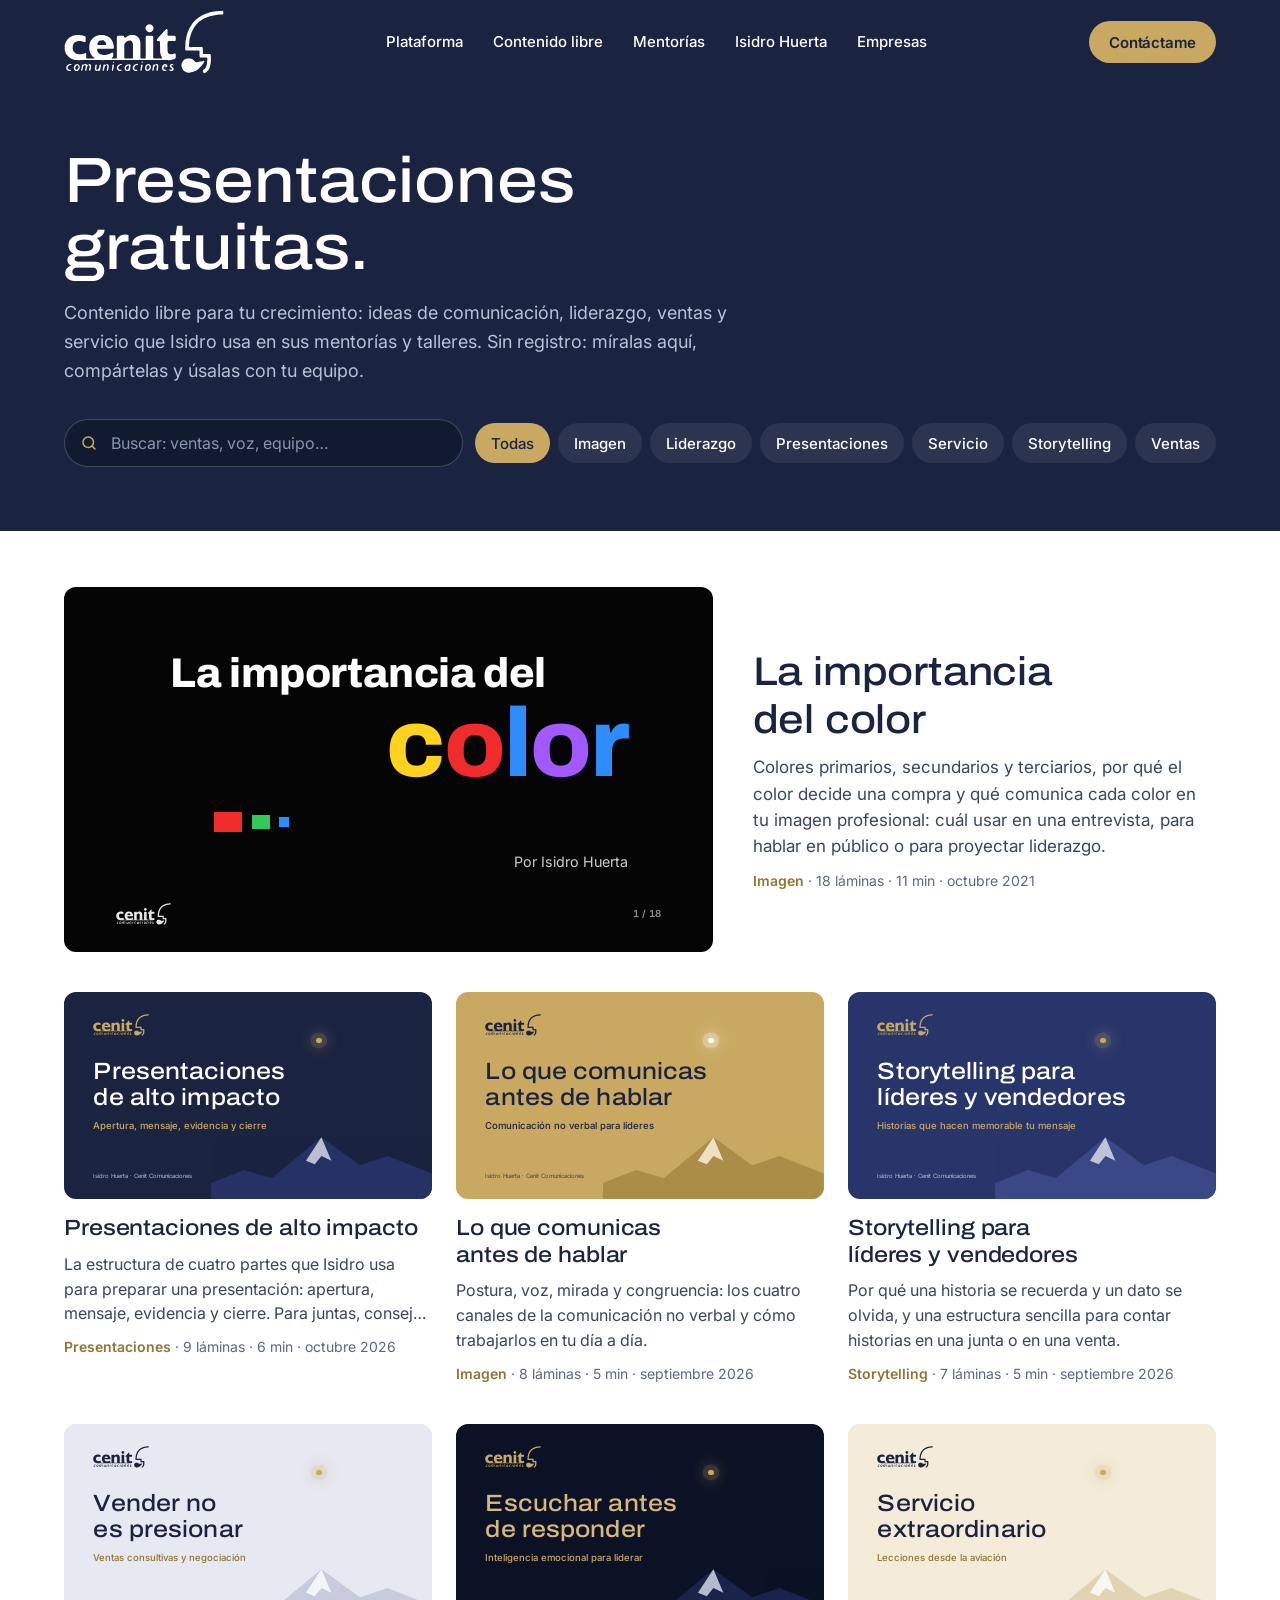
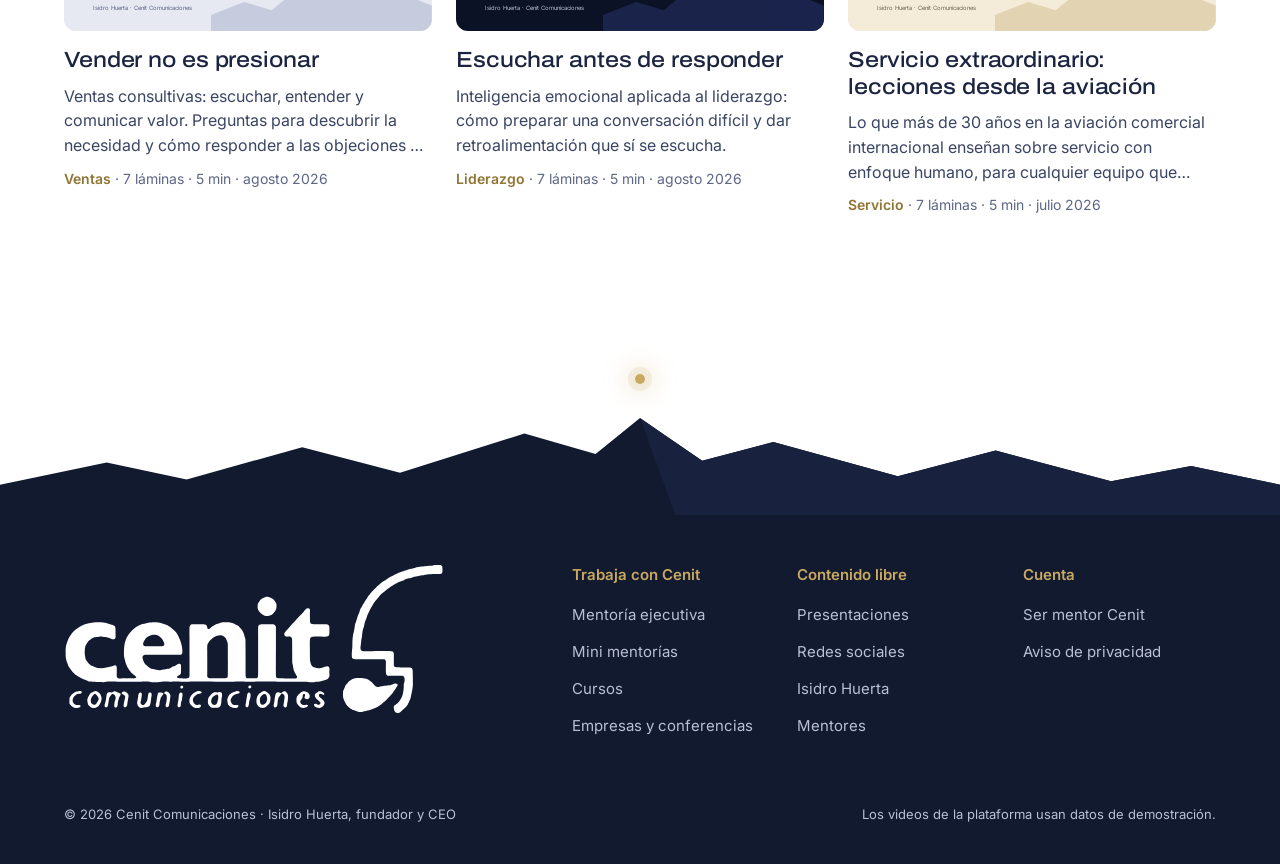
<file: presentaciones/index.html>
<!DOCTYPE html>
<html lang="es">
<head>
    <meta charset="utf-8" />
    <meta name="viewport" content="width=device-width, initial-scale=1, viewport-fit=cover" />
    <title>Presentaciones gratuitas &#xB7; Cenit Comunicaciones</title>
    <meta name="description" content="Presentaciones gratuitas de Isidro Huerta sobre comunicaci&#xF3;n, liderazgo, ventas y servicio. M&#xED;ralas, comp&#xE1;rtelas y &#xFA;salas con tu equipo." />
    <meta property="og:title" content="Presentaciones gratuitas" />
    <meta property="og:description" content="Presentaciones gratuitas de Isidro Huerta sobre comunicaci&#xF3;n, liderazgo, ventas y servicio. M&#xED;ralas, comp&#xE1;rtelas y &#xFA;salas con tu equipo." />
    <meta property="og:type" content="website" />
    <meta name="theme-color" content="#1a2340" />
    <link rel="preload" href="/img/cenit-logo-blanco.svg" as="image" />
    <link rel="stylesheet" href="/lib/archivo/archivo.css" />
    <link rel="stylesheet" href="/lib/inter/inter.css" />
    <link rel="stylesheet" href="/css/cenit.css?v=Ry5DyrSQDbYbBgVZlXgPZFQcPErw0R7fAEncHwg9FHQ" />
    
    <script>document.documentElement.classList.add('js');</script>
</head>
<body class="nav-sobre-oscuro">
<a class="saltar" href="#contenido">Saltar al contenido</a>

<header class="nav" id="nav">
  <div class="wrap">
    <a class="brand" href="/" aria-label="Cenit Comunicaciones, inicio">
      <img class="logo-claro" src="/img/cenit-logo-blanco.svg" alt="" width="601" height="240">
      <img class="logo-navy" src="/img/cenit-logo-navy.svg" alt="" width="601" height="240">
    </a>
    <nav class="links" aria-label="Secciones">
      <a href="/#plataforma">Plataforma</a>
      <a href="/presentaciones/" aria-current="page">Contenido libre</a>
      <a href="/#formas">Mentorías</a>
      <a href="/#isidro">Isidro Huerta</a>
      <a href="/#empresas">Empresas</a>
    </nav>
    <div class="nav-r">
      <a class="btn primary sm" href="/#contacto">Contáctame</a>
      <button class="menu-btn" type="button" aria-expanded="false" aria-controls="menu-movil" id="menuBtn">
        <span class="sr">Menú</span><i></i><i></i>
      </button>
    </div>
  </div>
  <div class="menu-movil" id="menu-movil" hidden>
    <a href="/#plataforma">Plataforma</a>
    <a href="/presentaciones/">Contenido libre</a>
    <a href="/#formas">Mentorías</a>
    <a href="/#isidro">Isidro Huerta</a>
    <a href="/#empresas">Empresas</a>
    <a href="/#contacto">Contacto</a>
  </div>
</header>

<main id="contenido">

<section class="cat-head" aria-labelledby="t-cat">
  <div class="wrap">
    <h1 id="t-cat">Presentaciones gratuitas.</h1>
    <p class="lead">Contenido libre para tu crecimiento: ideas de comunicación, liderazgo, ventas y servicio que Isidro usa en sus mentorías y talleres. Sin registro: míralas aquí, compártelas y úsalas con tu equipo.</p>
    <form class="filtros" method="get" action="/presentaciones" role="search" id="filtros">
      <label class="buscar"><span class="sr">Buscar una presentación</span>
        <svg viewBox="0 0 24 24" aria-hidden="true"><circle cx="11" cy="11" r="7" fill="none" stroke="currentColor" stroke-width="2"/><path d="M20 20l-4-4" stroke="currentColor" stroke-width="2" stroke-linecap="round"/></svg>
        <input type="search" name="q" placeholder="Buscar: ventas, voz, equipo…" id="q" autocomplete="off" enterkeyhint="search">
      </label>
      <div class="chips" role="group" aria-label="Temas">
        <a class="chip" href="/presentaciones/" data-tema="" aria-pressed="true">Todas</a>
          <a class="chip" href="/presentaciones/?tema=Imagen" data-tema="Imagen" aria-pressed="false">Imagen</a>
          <a class="chip" href="/presentaciones/?tema=Liderazgo" data-tema="Liderazgo" aria-pressed="false">Liderazgo</a>
          <a class="chip" href="/presentaciones/?tema=Presentaciones" data-tema="Presentaciones" aria-pressed="false">Presentaciones</a>
          <a class="chip" href="/presentaciones/?tema=Servicio" data-tema="Servicio" aria-pressed="false">Servicio</a>
          <a class="chip" href="/presentaciones/?tema=Storytelling" data-tema="Storytelling" aria-pressed="false">Storytelling</a>
          <a class="chip" href="/presentaciones/?tema=Ventas" data-tema="Ventas" aria-pressed="false">Ventas</a>
      </div>
    </form>
  </div>
</section>

<section class="cat" aria-label="Catálogo">
  <div class="wrap">
    <div class="cat-grid" id="catGrid">
        <a class="cat-card feat" href="/presentaciones/los-colores/" data-tema="Imagen" data-texto="la importancia del color colores primarios, secundarios y terciarios, por qu&#xE9; el color decide una compra y qu&#xE9; comunica cada color en tu imagen profesional: cu&#xE1;l usar en una entrevista, para hablar en p&#xFA;blico o para proyectar liderazgo. imagen">
          <div class="deck-cover" aria-hidden="true" data-ui><div class="lam lam-colorportada lam-propio   tono-noche" data-n="1">
  <div class="lam-in">
        <h3 class="lam-t"><span class="cp-a">La importancia del</span>
          <span class="cp-color"><span style="color:#ffd21f">c</span><span style="color:#ef2b2b">o</span><span style="color:#2f8cff">l</span><span style="color:#a259ff">o</span><span style="color:#2f8cff">r</span></span></h3>
        <span class="lam-cuadros" aria-hidden="true"><i></i><i></i><i></i></span>
 <p class="lam-x">Por Isidro Huerta</p>       <div class="lam-pie"><img src="/img/cenit-logo-blanco.svg" alt="" width="601" height="240" loading="lazy"><span>1 / 18</span></div>
  </div>
</div>
</div>
          <div class="txt">
            <h2>La importancia del color</h2>
            <p class="res">Colores primarios, secundarios y terciarios, por qu&#xE9; el color decide una compra y qu&#xE9; comunica cada color en tu imagen profesional: cu&#xE1;l usar en una entrevista, para hablar en p&#xFA;blico o para proyectar liderazgo.</p>
            <p class="meta"><b class="deck-cat">Imagen</b> · 18 láminas · 11 min · octubre 2021</p>
          </div>
        </a>
        <a class="cat-card " href="/presentaciones/presentaciones-de-alto-impacto/" data-tema="Presentaciones" data-texto="presentaciones de alto impacto la estructura de cuatro partes que isidro usa para preparar una presentaci&#xF3;n: apertura, mensaje, evidencia y cierre. para juntas, consejos y eventos. presentaciones">
          <div class="deck-cover" aria-hidden="true" data-ui><div class="lam lam-portada    tono-navy" data-n="1">
  <div class="lam-in">
        <img class="lam-logo" src="/img/cenit-logo-oro.svg" alt="" width="601" height="240" loading="lazy">
        <h3 class="lam-t">Presentaciones de alto impacto</h3>
 <p class="lam-x">Apertura, mensaje, evidencia y cierre</p>         <p class="lam-autor">Isidro Huerta · Cenit Comunicaciones</p>
        <svg class="lam-monte" viewBox="0 0 400 120" preserveAspectRatio="none" aria-hidden="true"><path class="m1" d="M0 120V92l60-22 50 14 90-70 70 48 50-16 80 30v44z"/><path class="m2" d="M200 14l18 40-18-8-12 14-16-6z"/></svg>
        <span class="lam-cenit" aria-hidden="true"></span>
  </div>
</div>
</div>
          <div class="txt">
            <h2>Presentaciones de alto impacto</h2>
            <p class="res">La estructura de cuatro partes que Isidro usa para preparar una presentaci&#xF3;n: apertura, mensaje, evidencia y cierre. Para juntas, consejos y eventos.</p>
            <p class="meta"><b class="deck-cat">Presentaciones</b> · 9 láminas · 6 min · octubre 2026</p>
          </div>
        </a>
        <a class="cat-card " href="/presentaciones/comunicacion-no-verbal/" data-tema="Imagen" data-texto="lo que comunicas antes de hablar postura, voz, mirada y congruencia: los cuatro canales de la comunicaci&#xF3;n no verbal y c&#xF3;mo trabajarlos en tu d&#xED;a a d&#xED;a. imagen">
          <div class="deck-cover" aria-hidden="true" data-ui><div class="lam lam-portada    tono-oro" data-n="1">
  <div class="lam-in">
        <img class="lam-logo" src="/img/cenit-logo-navy.svg" alt="" width="601" height="240" loading="lazy">
        <h3 class="lam-t">Lo que comunicas antes de hablar</h3>
 <p class="lam-x">Comunicaci&#xF3;n no verbal para l&#xED;deres</p>         <p class="lam-autor">Isidro Huerta · Cenit Comunicaciones</p>
        <svg class="lam-monte" viewBox="0 0 400 120" preserveAspectRatio="none" aria-hidden="true"><path class="m1" d="M0 120V92l60-22 50 14 90-70 70 48 50-16 80 30v44z"/><path class="m2" d="M200 14l18 40-18-8-12 14-16-6z"/></svg>
        <span class="lam-cenit" aria-hidden="true"></span>
  </div>
</div>
</div>
          <div class="txt">
            <h2>Lo que comunicas antes de hablar</h2>
            <p class="res">Postura, voz, mirada y congruencia: los cuatro canales de la comunicaci&#xF3;n no verbal y c&#xF3;mo trabajarlos en tu d&#xED;a a d&#xED;a.</p>
            <p class="meta"><b class="deck-cat">Imagen</b> · 8 láminas · 5 min · septiembre 2026</p>
          </div>
        </a>
        <a class="cat-card " href="/presentaciones/storytelling-para-lideres/" data-tema="Storytelling" data-texto="storytelling para l&#xED;deres y vendedores por qu&#xE9; una historia se recuerda y un dato se olvida, y una estructura sencilla para contar historias en una junta o en una venta. storytelling">
          <div class="deck-cover" aria-hidden="true" data-ui><div class="lam lam-portada    tono-suave" data-n="1">
  <div class="lam-in">
        <img class="lam-logo" src="/img/cenit-logo-oro.svg" alt="" width="601" height="240" loading="lazy">
        <h3 class="lam-t">Storytelling para l&#xED;deres y vendedores</h3>
 <p class="lam-x">Historias que hacen memorable tu mensaje</p>         <p class="lam-autor">Isidro Huerta · Cenit Comunicaciones</p>
        <svg class="lam-monte" viewBox="0 0 400 120" preserveAspectRatio="none" aria-hidden="true"><path class="m1" d="M0 120V92l60-22 50 14 90-70 70 48 50-16 80 30v44z"/><path class="m2" d="M200 14l18 40-18-8-12 14-16-6z"/></svg>
        <span class="lam-cenit" aria-hidden="true"></span>
  </div>
</div>
</div>
          <div class="txt">
            <h2>Storytelling para l&#xED;deres y vendedores</h2>
            <p class="res">Por qu&#xE9; una historia se recuerda y un dato se olvida, y una estructura sencilla para contar historias en una junta o en una venta.</p>
            <p class="meta"><b class="deck-cat">Storytelling</b> · 7 láminas · 5 min · septiembre 2026</p>
          </div>
        </a>
        <a class="cat-card " href="/presentaciones/ventas-consultivas/" data-tema="Ventas" data-texto="vender no es presionar ventas consultivas: escuchar, entender y comunicar valor. preguntas para descubrir la necesidad y c&#xF3;mo responder a las objeciones de precio. ventas">
          <div class="deck-cover" aria-hidden="true" data-ui><div class="lam lam-portada    tono-claro" data-n="1">
  <div class="lam-in">
        <img class="lam-logo" src="/img/cenit-logo-navy.svg" alt="" width="601" height="240" loading="lazy">
        <h3 class="lam-t">Vender no es presionar</h3>
 <p class="lam-x">Ventas consultivas y negociaci&#xF3;n</p>         <p class="lam-autor">Isidro Huerta · Cenit Comunicaciones</p>
        <svg class="lam-monte" viewBox="0 0 400 120" preserveAspectRatio="none" aria-hidden="true"><path class="m1" d="M0 120V92l60-22 50 14 90-70 70 48 50-16 80 30v44z"/><path class="m2" d="M200 14l18 40-18-8-12 14-16-6z"/></svg>
        <span class="lam-cenit" aria-hidden="true"></span>
  </div>
</div>
</div>
          <div class="txt">
            <h2>Vender no es presionar</h2>
            <p class="res">Ventas consultivas: escuchar, entender y comunicar valor. Preguntas para descubrir la necesidad y c&#xF3;mo responder a las objeciones de precio.</p>
            <p class="meta"><b class="deck-cat">Ventas</b> · 7 láminas · 5 min · agosto 2026</p>
          </div>
        </a>
        <a class="cat-card " href="/presentaciones/inteligencia-emocional-para-liderar/" data-tema="Liderazgo" data-texto="escuchar antes de responder inteligencia emocional aplicada al liderazgo: c&#xF3;mo preparar una conversaci&#xF3;n dif&#xED;cil y dar retroalimentaci&#xF3;n que s&#xED; se escucha. liderazgo">
          <div class="deck-cover" aria-hidden="true" data-ui><div class="lam lam-portada    tono-profundo" data-n="1">
  <div class="lam-in">
        <img class="lam-logo" src="/img/cenit-logo-oro.svg" alt="" width="601" height="240" loading="lazy">
        <h3 class="lam-t">Escuchar antes de responder</h3>
 <p class="lam-x">Inteligencia emocional para liderar</p>         <p class="lam-autor">Isidro Huerta · Cenit Comunicaciones</p>
        <svg class="lam-monte" viewBox="0 0 400 120" preserveAspectRatio="none" aria-hidden="true"><path class="m1" d="M0 120V92l60-22 50 14 90-70 70 48 50-16 80 30v44z"/><path class="m2" d="M200 14l18 40-18-8-12 14-16-6z"/></svg>
        <span class="lam-cenit" aria-hidden="true"></span>
  </div>
</div>
</div>
          <div class="txt">
            <h2>Escuchar antes de responder</h2>
            <p class="res">Inteligencia emocional aplicada al liderazgo: c&#xF3;mo preparar una conversaci&#xF3;n dif&#xED;cil y dar retroalimentaci&#xF3;n que s&#xED; se escucha.</p>
            <p class="meta"><b class="deck-cat">Liderazgo</b> · 7 láminas · 5 min · agosto 2026</p>
          </div>
        </a>
        <a class="cat-card " href="/presentaciones/servicio-extraordinario/" data-tema="Servicio" data-texto="servicio extraordinario: lecciones desde la aviaci&#xF3;n lo que m&#xE1;s de 30 a&#xF1;os en la aviaci&#xF3;n comercial internacional ense&#xF1;an sobre servicio con enfoque humano, para cualquier equipo que atiende clientes. servicio">
          <div class="deck-cover" aria-hidden="true" data-ui><div class="lam lam-portada    tono-marfil" data-n="1">
  <div class="lam-in">
        <img class="lam-logo" src="/img/cenit-logo-navy.svg" alt="" width="601" height="240" loading="lazy">
        <h3 class="lam-t">Servicio extraordinario</h3>
 <p class="lam-x">Lecciones desde la aviaci&#xF3;n</p>         <p class="lam-autor">Isidro Huerta · Cenit Comunicaciones</p>
        <svg class="lam-monte" viewBox="0 0 400 120" preserveAspectRatio="none" aria-hidden="true"><path class="m1" d="M0 120V92l60-22 50 14 90-70 70 48 50-16 80 30v44z"/><path class="m2" d="M200 14l18 40-18-8-12 14-16-6z"/></svg>
        <span class="lam-cenit" aria-hidden="true"></span>
  </div>
</div>
</div>
          <div class="txt">
            <h2>Servicio extraordinario: lecciones desde la aviaci&#xF3;n</h2>
            <p class="res">Lo que m&#xE1;s de 30 a&#xF1;os en la aviaci&#xF3;n comercial internacional ense&#xF1;an sobre servicio con enfoque humano, para cualquier equipo que atiende clientes.</p>
            <p class="meta"><b class="deck-cat">Servicio</b> · 7 láminas · 5 min · julio 2026</p>
          </div>
        </a>
    </div>
    <p class="vacio" id="vacio" hidden>No encontramos presentaciones con esa búsqueda. <a href="/presentaciones/">Ver todas</a></p>
  </div>
</section>


</main>

<div class="pie-cordillera" aria-hidden="true"><svg viewBox="0 0 1440 120" preserveAspectRatio="none"><path d="M0 120V84l120-26 90 20 130-38 110 30 140-46 80 24L720 6l70 50 80-22 140 40 110-30 130 36 90-18 100 22v36z" fill="#121a30"/><path d="M720 6l70 50 80-22 140 40 110-30 130 36 90-18 100 22v36H760z" fill="#18213d"/></svg><span class="pie-estrella"></span></div>
<footer class="pie">
  <div class="wrap">
    <div class="pie-top">
      <a class="pie-logo" href="/" aria-label="Cenit Comunicaciones"><img src="/img/cenit-logo-blanco.svg" alt="Cenit Comunicaciones" width="601" height="240" loading="lazy"></a>
      <div class="cols">
        <div><b>Trabaja con Cenit</b><a href="/#formas">Mentoría ejecutiva</a><a href="/#resolver">Mini mentorías</a><a href="/#cursos">Cursos</a><a href="/#empresas">Empresas y conferencias</a></div>
        <div><b>Contenido libre</b><a href="/presentaciones/">Presentaciones</a><a href="/#redes">Redes sociales</a><a href="/#isidro">Isidro Huerta</a><a href="/#mentores">Mentores</a></div>
        <div><b>Cuenta</b><a href="/#contacto" data-interes="Ser mentor Cenit">Ser mentor Cenit</a><a href="/privacidad/">Aviso de privacidad</a></div>
      </div>
    </div>
    <div class="legal"><span>© 2026 Cenit Comunicaciones · Isidro Huerta, fundador y CEO</span><span>Los videos de la plataforma usan datos de demostración.</span></div>
  </div>
</footer>

<script src="/js/cenit.js?v=6ZfvreAUX_l-q579YPf9SDGw4Pp0Y4RIh1-Ma4n7p5k"></script>

<script>
  // Filtro al instante (sin recargar). La URL se actualiza para poder compartir el resultado.
  (function () {
    var form = document.getElementById('filtros'), q = document.getElementById('q');
    var cards = Array.prototype.slice.call(document.querySelectorAll('.cat-card')), chips = Array.prototype.slice.call(document.querySelectorAll('.chip'));
    var vacio = document.getElementById('vacio');
    var tema = (chips.filter(function (c) { return c.getAttribute('aria-pressed') === 'true'; })[0] || {}).dataset || { tema: '' };
    tema = tema.tema || '';
    var ini = new URLSearchParams(location.search); if (ini.get('tema') !== null) tema = ini.get('tema'); if (ini.get('q')) q.value = ini.get('q');
    function norm(s) { return (s || '').toLowerCase().normalize('NFD').replace(/[̀-ͯ]/g, ''); }
    function aplicar() {
      var t = norm(q.value.trim()), n = 0;
      cards.forEach(function (c, i) {
        var ok = (!tema || c.dataset.tema === tema) && (!t || norm(c.dataset.texto).indexOf(t) >= 0);
        c.hidden = !ok; if (ok) n++;
        c.classList.toggle('feat', i === 0 && ok && !tema && !t);
      });
      vacio.hidden = n > 0;
      chips.forEach(function (c) { c.setAttribute('aria-pressed', String(c.dataset.tema === tema)); });
      var u = new URL(location.href); u.search = '';
      if (tema) u.searchParams.set('tema', tema); if (q.value.trim()) u.searchParams.set('q', q.value.trim());
      history.replaceState(null, '', u);
    }
    chips.forEach(function (c) { c.addEventListener('click', function (e) { e.preventDefault(); tema = c.dataset.tema; aplicar(); }); });
    q.addEventListener('input', aplicar);
    form.addEventListener('submit', function (e) { e.preventDefault(); aplicar(); q.blur(); });
    if (location.search) aplicar();
  })();
</script>

</body>
</html>
</file>
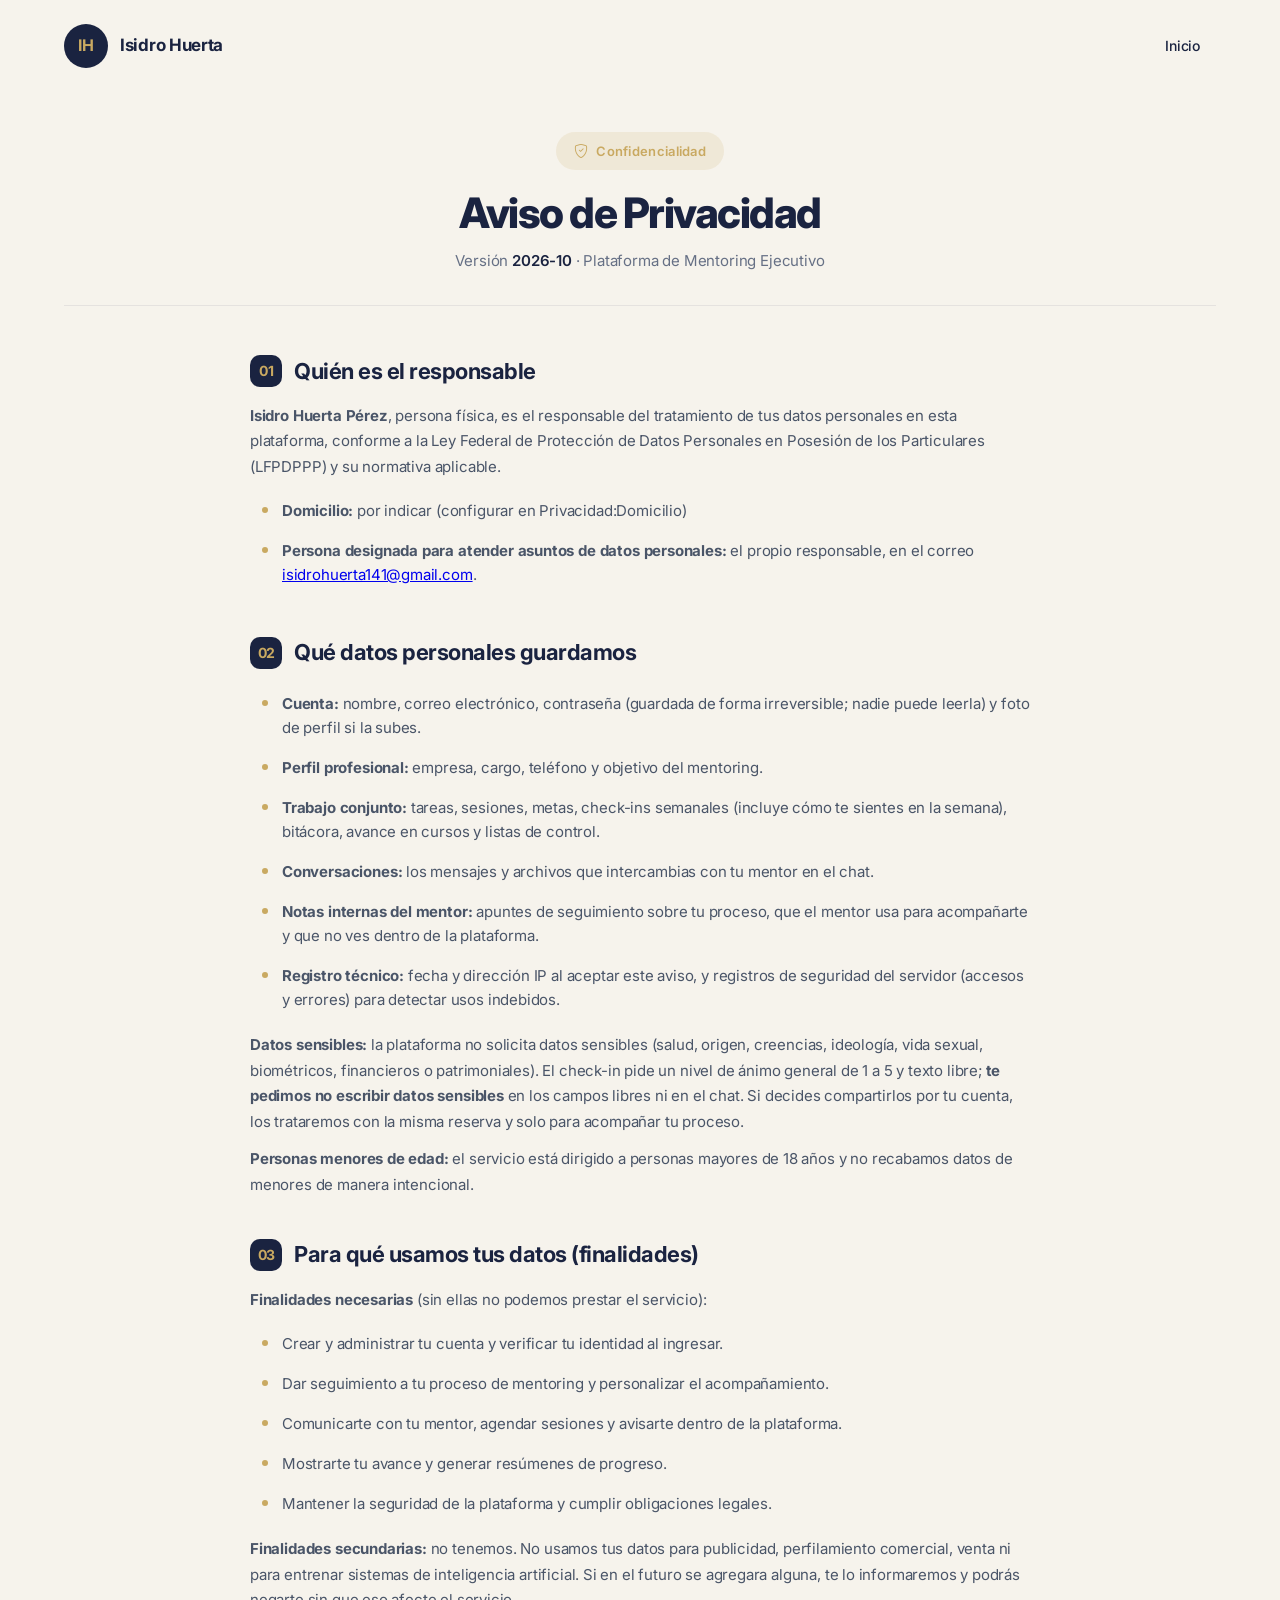
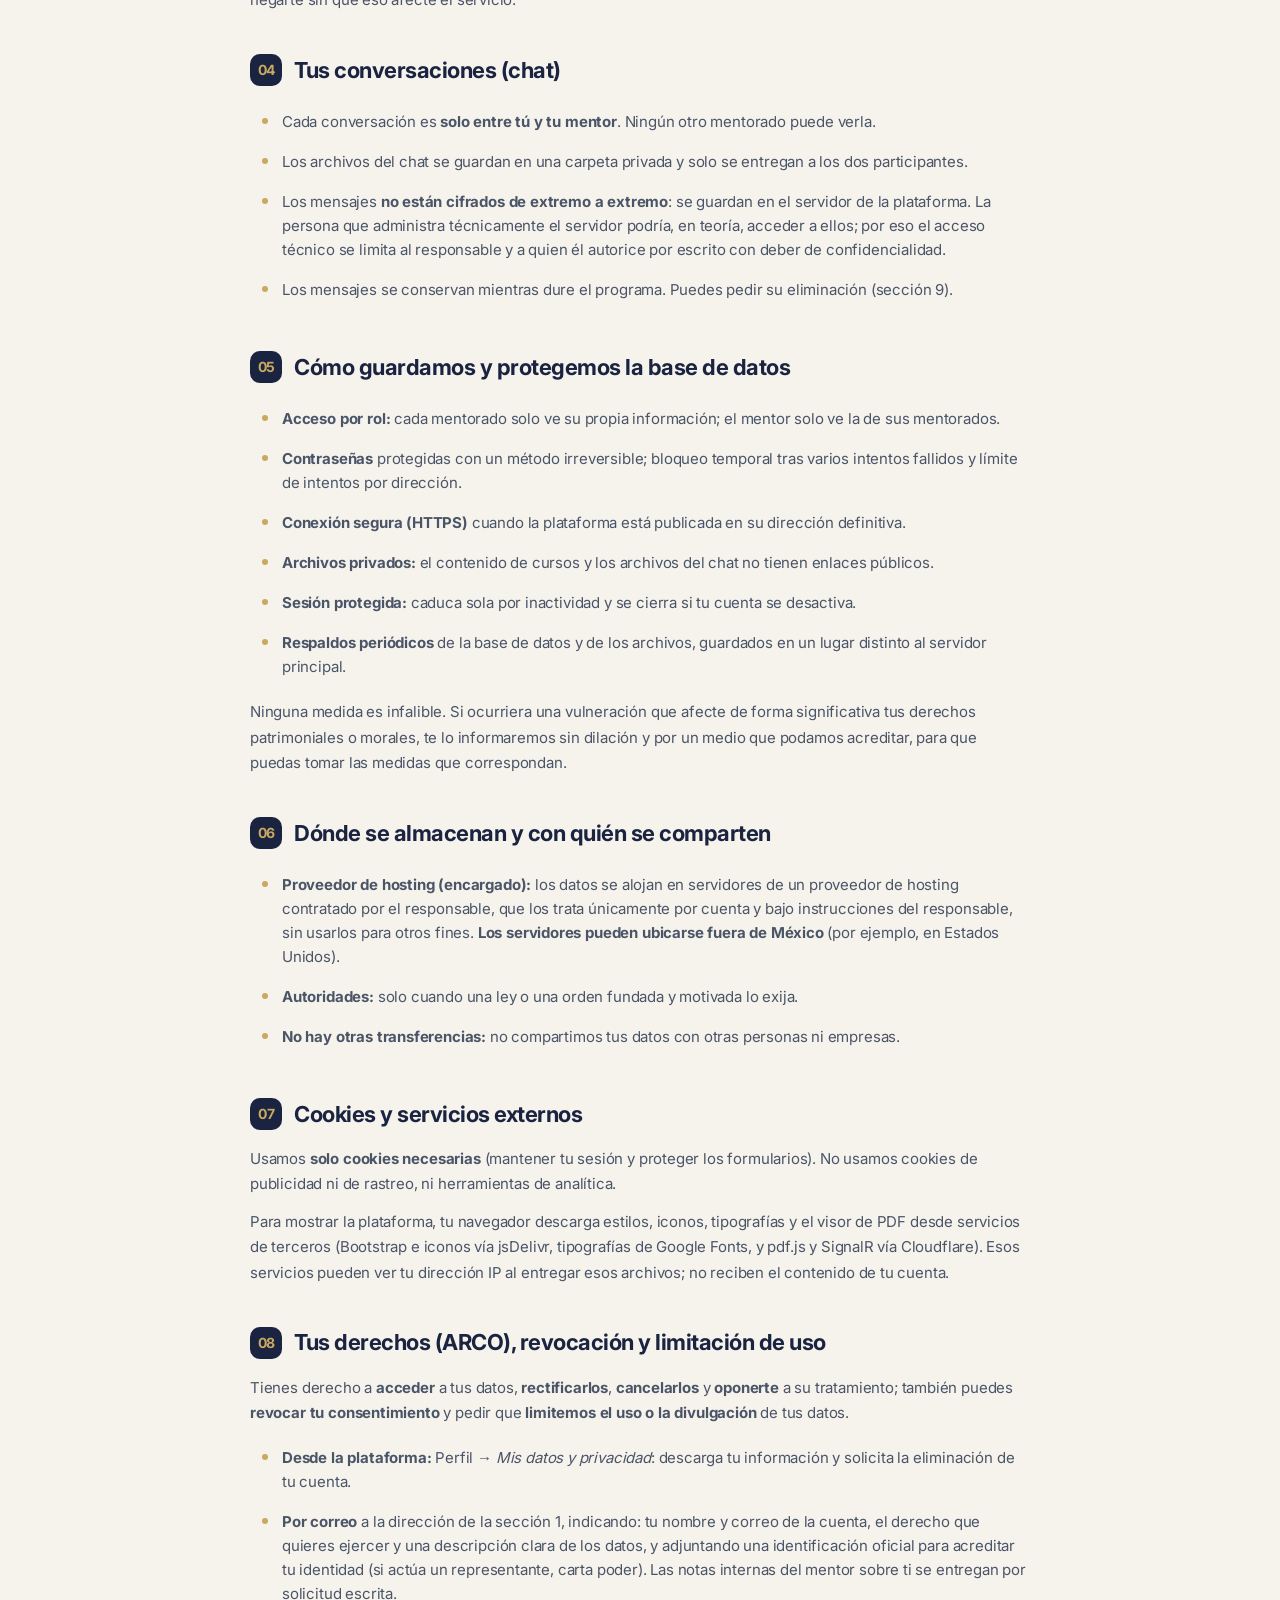
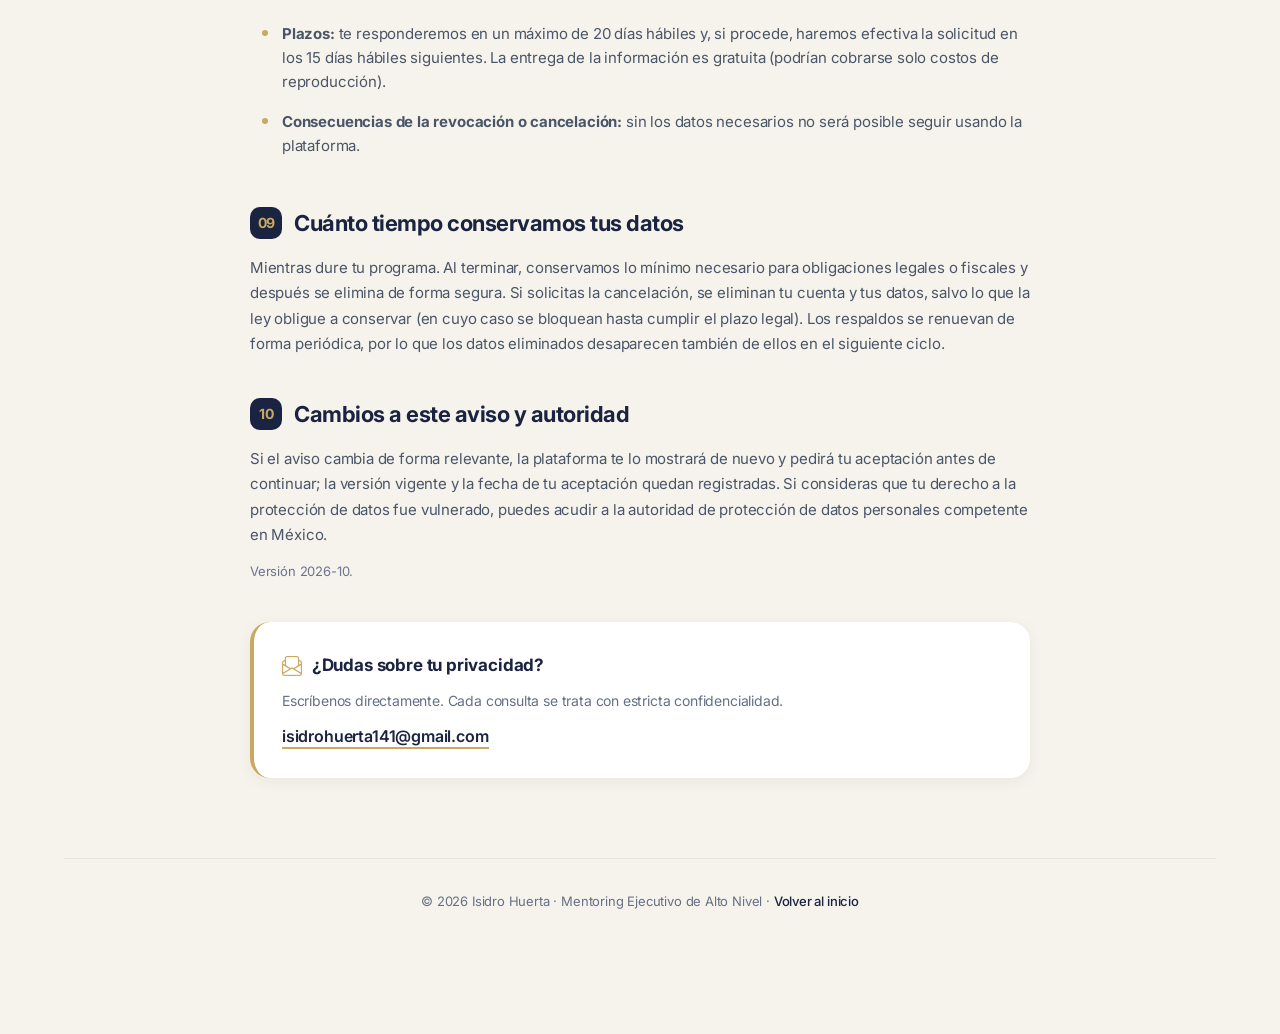
<file: privacidad/index.html>
<!DOCTYPE html>
<html lang="es">
<head>
    <meta charset="utf-8" />
    <meta name="viewport" content="width=device-width, initial-scale=1.0" />
    <title>Aviso de Privacidad — Isidro Huerta</title>

    <link href="/lib/bootstrap-icons/font/bootstrap-icons.min.css" rel="stylesheet" />
    <link href="/lib/inter/inter.css" rel="stylesheet" />
    <link rel="stylesheet" href="/css/privacy.css?v=uo2DGDyUzYUT9vSxDVz_rj3P1fr-sMMKwU175IaN984" />
    <link rel="stylesheet" href="/css/theme.css?v=Y9eNvXNnTn5PXpY44ocYtC_8YiBTHquAgGScUaKqZZI" />
    <link rel="stylesheet" href="/css/apple.css?v=uFlJvheQcBHMKR-WgJ2zMnnZlXzzCop3kVS61bZtj4E" />
    <script>document.documentElement.classList.add('has-js');</script>
</head>
<body>

    <div class="privacy-wrapper">

        <!-- ========== NAVBAR ========== -->
        <nav class="landing-nav">
            <a href="/" class="brand">
                <div class="logo-circle">
                    <span>IH</span>
                </div>
                <span class="brand-text">Isidro Huerta</span>
            </a>
            <div class="nav-actions">
                <a href="/" class="nav-link-corp">Inicio</a>
            </div>
        </nav>

        <!-- ========== HEADER ========== -->
        <header class="privacy-header">
            <div class="privacy-badge">
                <i class="bi bi-shield-check"></i>
                Confidencialidad
            </div>
            <h1 class="privacy-title">Aviso de Privacidad</h1>
            <p class="privacy-subtitle">
                Versión <strong>2026-10</strong> · Plataforma de Mentoring Ejecutivo
            </p>
        </header>

        <!-- ========== CONTENIDO ========== -->
        <main class="privacy-content">

            <section class="privacy-section">
                <h2><span class="num">01</span> Quién es el responsable</h2>
                <p>
                    <strong>Isidro Huerta Pérez</strong>, persona física, es el responsable del tratamiento de tus datos personales en esta plataforma, conforme a la Ley Federal de Protección de Datos Personales en Posesión de los Particulares (LFPDPPP) y su normativa aplicable.
                </p>
                <ul>
                    <li><strong>Domicilio:</strong> por indicar (configurar en Privacidad:Domicilio)</li>
                    <li><strong>Persona designada para atender asuntos de datos personales:</strong> el propio responsable, en el correo <a href="mailto:isidrohuerta141@gmail.com">isidrohuerta141@gmail.com</a>.</li>
                </ul>
            </section>

            <section class="privacy-section">
                <h2><span class="num">02</span> Qué datos personales guardamos</h2>
                <ul>
                    <li><strong>Cuenta:</strong> nombre, correo electrónico, contraseña (guardada de forma irreversible; nadie puede leerla) y foto de perfil si la subes.</li>
                    <li><strong>Perfil profesional:</strong> empresa, cargo, teléfono y objetivo del mentoring.</li>
                    <li><strong>Trabajo conjunto:</strong> tareas, sesiones, metas, check-ins semanales (incluye cómo te sientes en la semana), bitácora, avance en cursos y listas de control.</li>
                    <li><strong>Conversaciones:</strong> los mensajes y archivos que intercambias con tu mentor en el chat.</li>
                    <li><strong>Notas internas del mentor:</strong> apuntes de seguimiento sobre tu proceso, que el mentor usa para acompañarte y que no ves dentro de la plataforma.</li>
                    <li><strong>Registro técnico:</strong> fecha y dirección IP al aceptar este aviso, y registros de seguridad del servidor (accesos y errores) para detectar usos indebidos.</li>
                </ul>
                <p><strong>Datos sensibles:</strong> la plataforma no solicita datos sensibles (salud, origen, creencias, ideología, vida sexual, biométricos, financieros o patrimoniales). El check-in pide un nivel de ánimo general de 1 a 5 y texto libre; <strong>te pedimos no escribir datos sensibles</strong> en los campos libres ni en el chat. Si decides compartirlos por tu cuenta, los trataremos con la misma reserva y solo para acompañar tu proceso.</p>
                <p><strong>Personas menores de edad:</strong> el servicio está dirigido a personas mayores de 18 años y no recabamos datos de menores de manera intencional.</p>
            </section>

            <section class="privacy-section">
                <h2><span class="num">03</span> Para qué usamos tus datos (finalidades)</h2>
                <p><strong>Finalidades necesarias</strong> (sin ellas no podemos prestar el servicio):</p>
                <ul>
                    <li>Crear y administrar tu cuenta y verificar tu identidad al ingresar.</li>
                    <li>Dar seguimiento a tu proceso de mentoring y personalizar el acompañamiento.</li>
                    <li>Comunicarte con tu mentor, agendar sesiones y avisarte dentro de la plataforma.</li>
                    <li>Mostrarte tu avance y generar resúmenes de progreso.</li>
                    <li>Mantener la seguridad de la plataforma y cumplir obligaciones legales.</li>
                </ul>
                <p><strong>Finalidades secundarias:</strong> no tenemos. No usamos tus datos para publicidad, perfilamiento comercial, venta ni para entrenar sistemas de inteligencia artificial. Si en el futuro se agregara alguna, te lo informaremos y podrás negarte sin que eso afecte el servicio.</p>
            </section>

            <section class="privacy-section">
                <h2><span class="num">04</span> Tus conversaciones (chat)</h2>
                <ul>
                    <li>Cada conversación es <strong>solo entre tú y tu mentor</strong>. Ningún otro mentorado puede verla.</li>
                    <li>Los archivos del chat se guardan en una carpeta privada y solo se entregan a los dos participantes.</li>
                    <li>Los mensajes <strong>no están cifrados de extremo a extremo</strong>: se guardan en el servidor de la plataforma. La persona que administra técnicamente el servidor podría, en teoría, acceder a ellos; por eso el acceso técnico se limita al responsable y a quien él autorice por escrito con deber de confidencialidad.</li>
                    <li>Los mensajes se conservan mientras dure el programa. Puedes pedir su eliminación (sección 9).</li>
                </ul>
            </section>

            <section class="privacy-section">
                <h2><span class="num">05</span> Cómo guardamos y protegemos la base de datos</h2>
                <ul>
                    <li><strong>Acceso por rol:</strong> cada mentorado solo ve su propia información; el mentor solo ve la de sus mentorados.</li>
                    <li><strong>Contraseñas</strong> protegidas con un método irreversible; bloqueo temporal tras varios intentos fallidos y límite de intentos por dirección.</li>
                    <li><strong>Conexión segura (HTTPS)</strong> cuando la plataforma está publicada en su dirección definitiva.</li>
                    <li><strong>Archivos privados:</strong> el contenido de cursos y los archivos del chat no tienen enlaces públicos.</li>
                    <li><strong>Sesión protegida:</strong> caduca sola por inactividad y se cierra si tu cuenta se desactiva.</li>
                    <li><strong>Respaldos periódicos</strong> de la base de datos y de los archivos, guardados en un lugar distinto al servidor principal.</li>
                </ul>
                <p>Ninguna medida es infalible. Si ocurriera una vulneración que afecte de forma significativa tus derechos patrimoniales o morales, te lo informaremos sin dilación y por un medio que podamos acreditar, para que puedas tomar las medidas que correspondan.</p>
            </section>

            <section class="privacy-section">
                <h2><span class="num">06</span> Dónde se almacenan y con quién se comparten</h2>
                <ul>
                    <li><strong>Proveedor de hosting (encargado):</strong> los datos se alojan en servidores de un proveedor de hosting contratado por el responsable, que los trata únicamente por cuenta y bajo instrucciones del responsable, sin usarlos para otros fines. <strong>Los servidores pueden ubicarse fuera de México</strong> (por ejemplo, en Estados Unidos).</li>
                    <li><strong>Autoridades:</strong> solo cuando una ley o una orden fundada y motivada lo exija.</li>
                    <li><strong>No hay otras transferencias:</strong> no compartimos tus datos con otras personas ni empresas.</li>
                </ul>
            </section>

            <section class="privacy-section">
                <h2><span class="num">07</span> Cookies y servicios externos</h2>
                <p>Usamos <strong>solo cookies necesarias</strong> (mantener tu sesión y proteger los formularios). No usamos cookies de publicidad ni de rastreo, ni herramientas de analítica.</p>
                <p>Para mostrar la plataforma, tu navegador descarga estilos, iconos, tipografías y el visor de PDF desde servicios de terceros (Bootstrap e iconos vía jsDelivr, tipografías de Google Fonts, y pdf.js y SignalR vía Cloudflare). Esos servicios pueden ver tu dirección IP al entregar esos archivos; no reciben el contenido de tu cuenta.</p>
            </section>

            <section class="privacy-section">
                <h2><span class="num">08</span> Tus derechos (ARCO), revocación y limitación de uso</h2>
                <p>Tienes derecho a <strong>acceder</strong> a tus datos, <strong>rectificarlos</strong>, <strong>cancelarlos</strong> y <strong>oponerte</strong> a su tratamiento; también puedes <strong>revocar tu consentimiento</strong> y pedir que <strong>limitemos el uso o la divulgación</strong> de tus datos.</p>
                <ul>
                    <li><strong>Desde la plataforma:</strong> Perfil → <em>Mis datos y privacidad</em>: descarga tu información y solicita la eliminación de tu cuenta.</li>
                    <li><strong>Por correo</strong> a la dirección de la sección 1, indicando: tu nombre y correo de la cuenta, el derecho que quieres ejercer y una descripción clara de los datos, y adjuntando una identificación oficial para acreditar tu identidad (si actúa un representante, carta poder). Las notas internas del mentor sobre ti se entregan por solicitud escrita.</li>
                    <li><strong>Plazos:</strong> te responderemos en un máximo de 20 días hábiles y, si procede, haremos efectiva la solicitud en los 15 días hábiles siguientes. La entrega de la información es gratuita (podrían cobrarse solo costos de reproducción).</li>
                    <li><strong>Consecuencias de la revocación o cancelación:</strong> sin los datos necesarios no será posible seguir usando la plataforma.</li>
                </ul>
            </section>

            <section class="privacy-section">
                <h2><span class="num">09</span> Cuánto tiempo conservamos tus datos</h2>
                <p>Mientras dure tu programa. Al terminar, conservamos lo mínimo necesario para obligaciones legales o fiscales y después se elimina de forma segura. Si solicitas la cancelación, se eliminan tu cuenta y tus datos, salvo lo que la ley obligue a conservar (en cuyo caso se bloquean hasta cumplir el plazo legal). Los respaldos se renuevan de forma periódica, por lo que los datos eliminados desaparecen también de ellos en el siguiente ciclo.</p>
            </section>

            <section class="privacy-section">
                <h2><span class="num">10</span> Cambios a este aviso y autoridad</h2>
                <p>Si el aviso cambia de forma relevante, la plataforma te lo mostrará de nuevo y pedirá tu aceptación antes de continuar; la versión vigente y la fecha de tu aceptación quedan registradas. Si consideras que tu derecho a la protección de datos fue vulnerado, puedes acudir a la autoridad de protección de datos personales competente en México.</p>
                <p style="font-size:13px;color:#6b7390">Versión 2026-10.</p>
            </section>

            <div class="privacy-callout">
                <h3><i class="bi bi-envelope-paper"></i> ¿Dudas sobre tu privacidad?</h3>
                <p>Escríbenos directamente. Cada consulta se trata con estricta confidencialidad.</p>
                <a href="mailto:isidrohuerta141@gmail.com">isidrohuerta141@gmail.com</a>
            </div>

        </main>

        <!-- ========== FOOTER ========== -->
        <footer class="landing-footer">
            © 2026 Isidro Huerta · Mentoring Ejecutivo de Alto Nivel · <a href="/">Volver al inicio</a>
        </footer>

    </div>

</body>
</html>
</file>
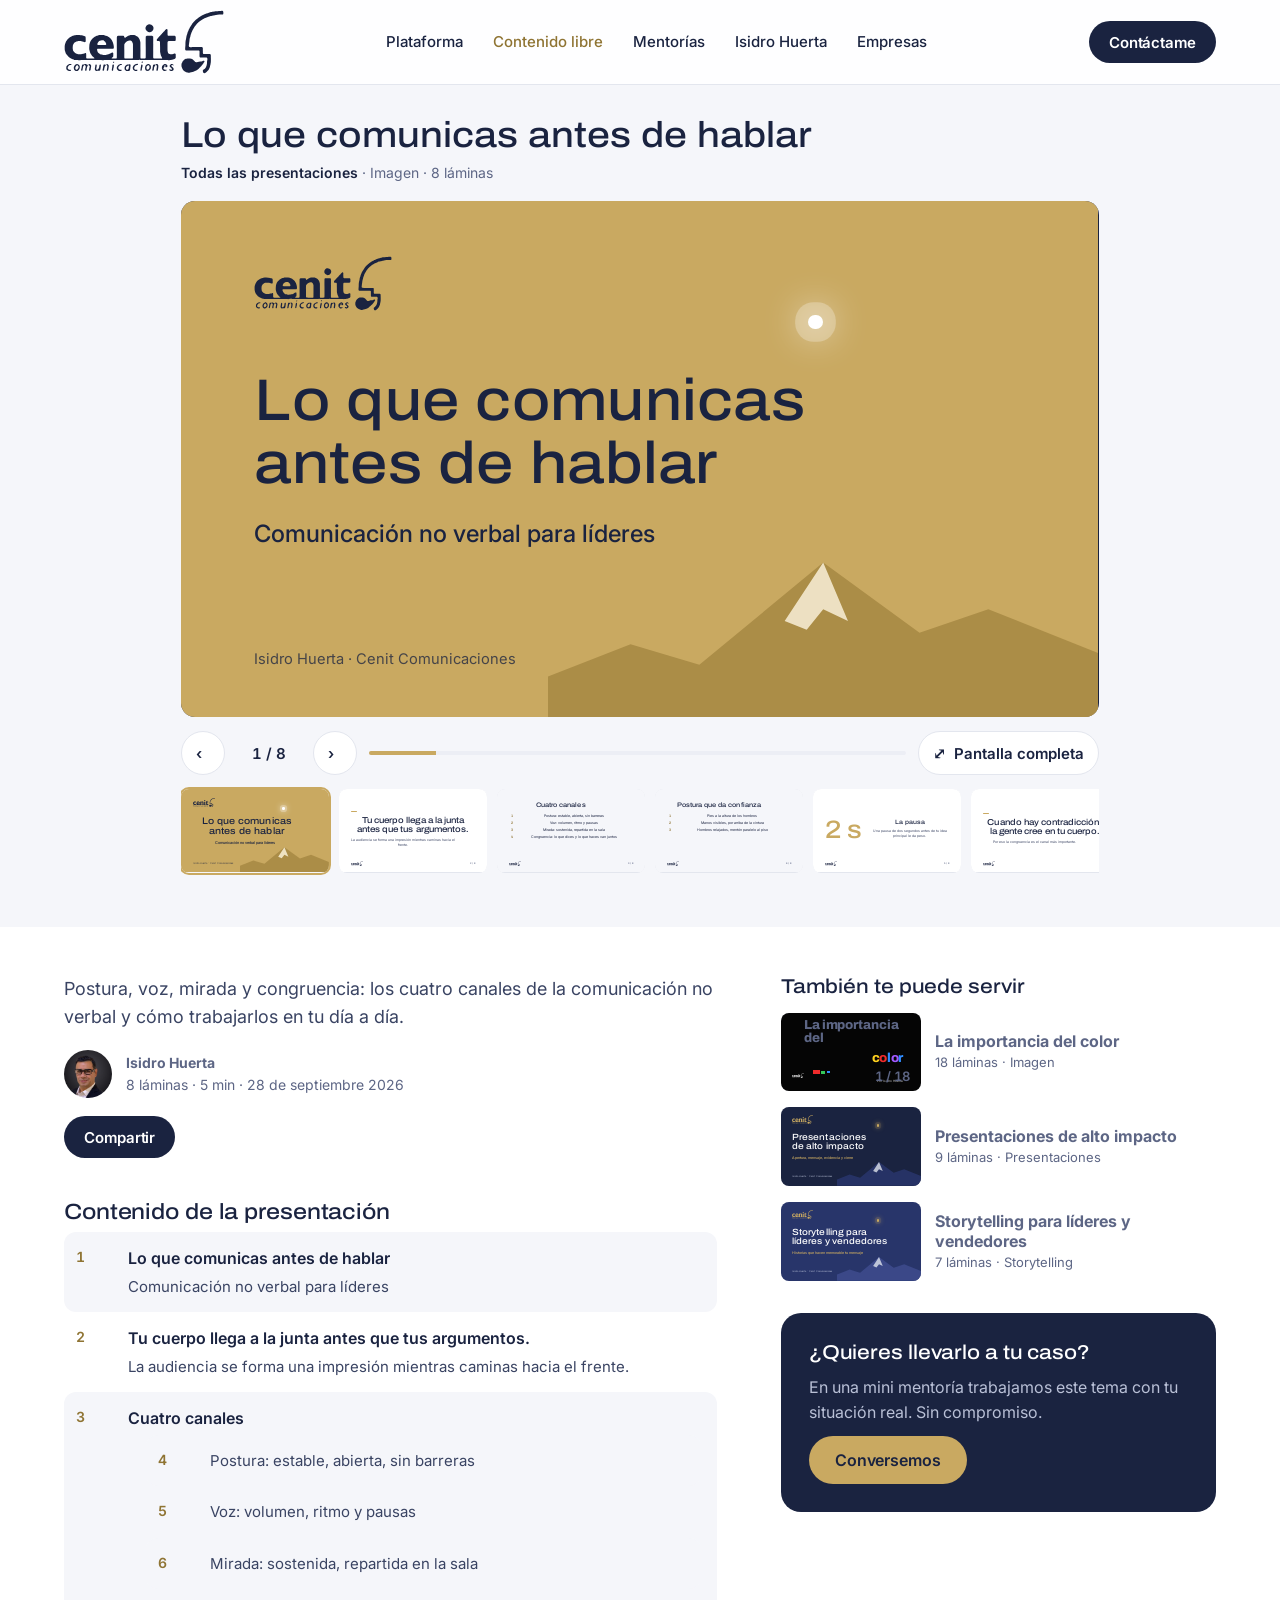
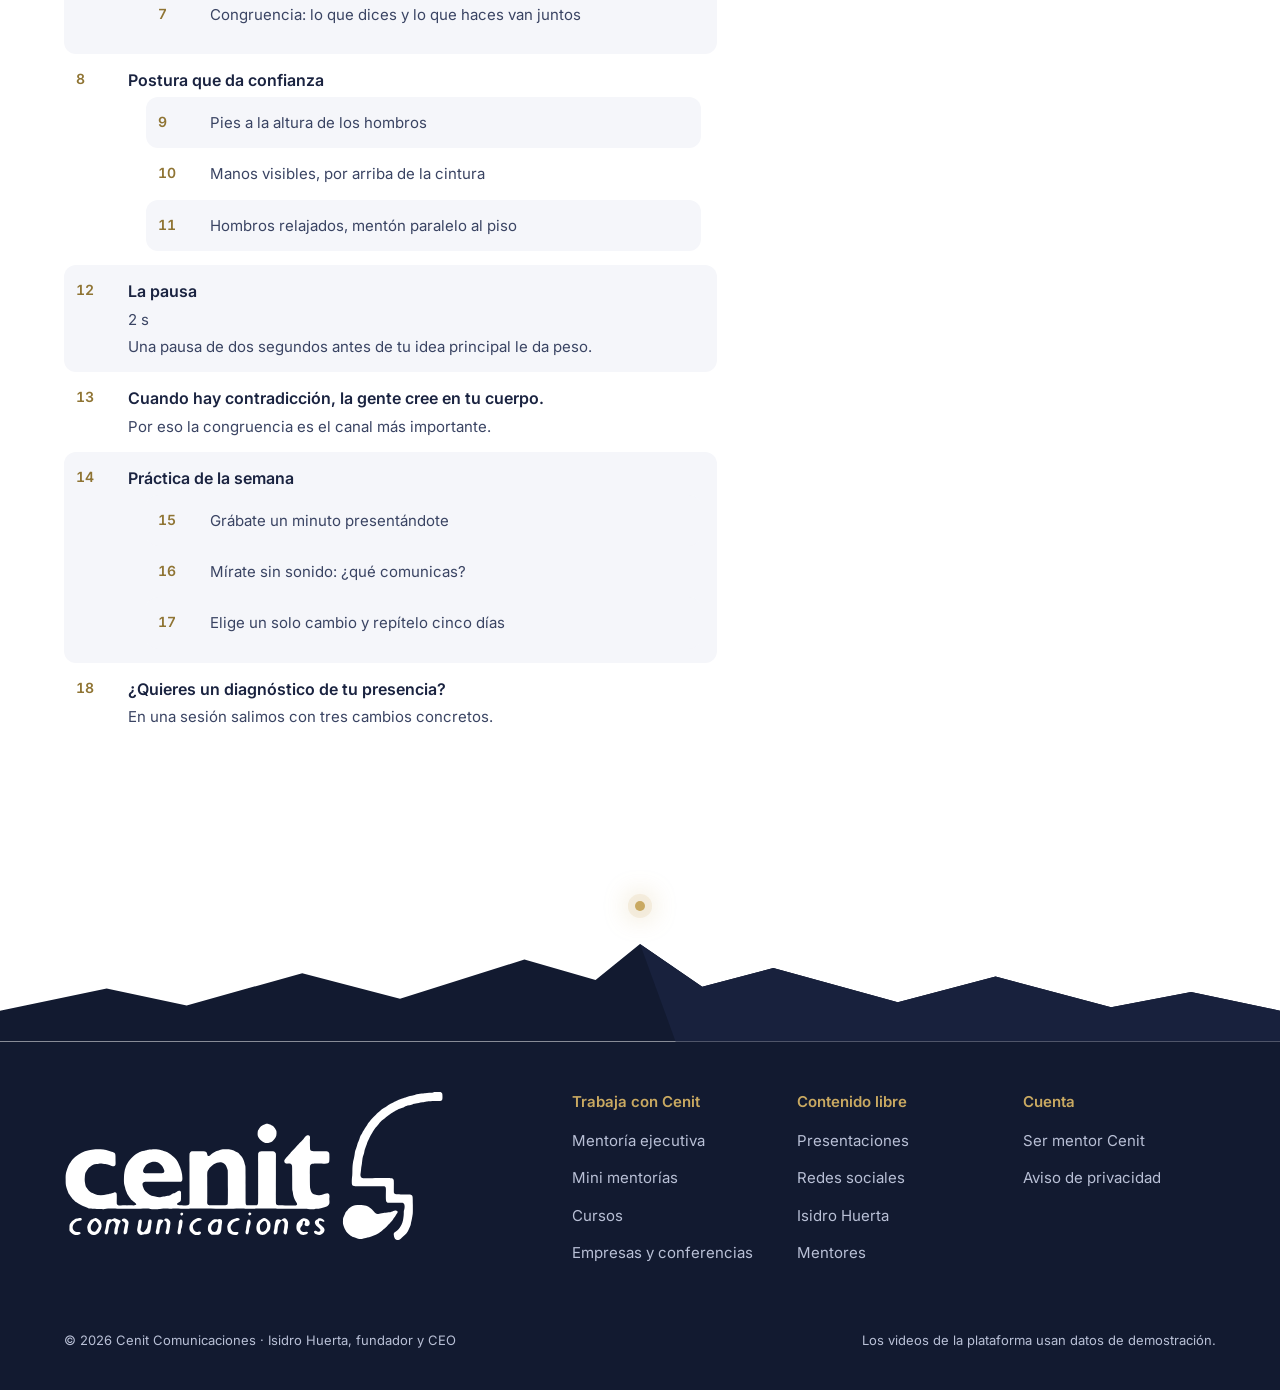
<file: presentaciones/comunicacion-no-verbal/index.html>
<!DOCTYPE html>
<html lang="es">
<head>
    <meta charset="utf-8" />
    <meta name="viewport" content="width=device-width, initial-scale=1, viewport-fit=cover" />
    <title>Lo que comunicas antes de hablar &#xB7; Cenit Comunicaciones</title>
    <meta name="description" content="Postura, voz, mirada y congruencia: los cuatro canales de la comunicaci&#xF3;n no verbal y c&#xF3;mo trabajarlos en tu d&#xED;a a d&#xED;a." />
    <meta property="og:title" content="Lo que comunicas antes de hablar" />
    <meta property="og:description" content="Postura, voz, mirada y congruencia: los cuatro canales de la comunicaci&#xF3;n no verbal y c&#xF3;mo trabajarlos en tu d&#xED;a a d&#xED;a." />
    <meta property="og:type" content="website" />
    <meta name="theme-color" content="#1a2340" />
    <link rel="preload" href="/img/cenit-logo-blanco.svg" as="image" />
    <link rel="stylesheet" href="/lib/archivo/archivo.css" />
    <link rel="stylesheet" href="/lib/inter/inter.css" />
    <link rel="stylesheet" href="/css/cenit.css?v=Ry5DyrSQDbYbBgVZlXgPZFQcPErw0R7fAEncHwg9FHQ" />
    
  <link rel="canonical" href="https://isidrohuerta.github.io/presentaciones/comunicacion-no-verbal" />

    <script>document.documentElement.classList.add('js');</script>
</head>
<body class="">
<a class="saltar" href="#contenido">Saltar al contenido</a>

<header class="nav" id="nav">
  <div class="wrap">
    <a class="brand" href="/" aria-label="Cenit Comunicaciones, inicio">
      <img class="logo-claro" src="/img/cenit-logo-blanco.svg" alt="" width="601" height="240">
      <img class="logo-navy" src="/img/cenit-logo-navy.svg" alt="" width="601" height="240">
    </a>
    <nav class="links" aria-label="Secciones">
      <a href="/#plataforma">Plataforma</a>
      <a href="/presentaciones/" aria-current="page">Contenido libre</a>
      <a href="/#formas">Mentorías</a>
      <a href="/#isidro">Isidro Huerta</a>
      <a href="/#empresas">Empresas</a>
    </nav>
    <div class="nav-r">
      <a class="btn primary sm" href="/#contacto">Contáctame</a>
      <button class="menu-btn" type="button" aria-expanded="false" aria-controls="menu-movil" id="menuBtn">
        <span class="sr">Menú</span><i></i><i></i>
      </button>
    </div>
  </div>
  <div class="menu-movil" id="menu-movil" hidden>
    <a href="/#plataforma">Plataforma</a>
    <a href="/presentaciones/">Contenido libre</a>
    <a href="/#formas">Mentorías</a>
    <a href="/#isidro">Isidro Huerta</a>
    <a href="/#empresas">Empresas</a>
    <a href="/#contacto">Contacto</a>
  </div>
</header>

<main id="contenido">

<section class="visor-sec" aria-labelledby="t-pres">
  <div class="wrap">
    <div class="visor-top">
      <h1 id="t-pres">Lo que comunicas antes de hablar</h1>
      <p class="miga"><a href="/presentaciones/">Todas las presentaciones</a> · Imagen · 8 láminas</p>
    </div>
    <div class="visor" data-ui id="visor" tabindex="0" aria-roledescription="presentación" aria-label="Lo que comunicas antes de hablar. Usa las flechas para cambiar de lámina.">
      <div class="pista" id="pista" aria-live="polite" >
<div class="lam lam-portada    tono-oro" data-n="1">
  <div class="lam-in">
        <img class="lam-logo" src="/img/cenit-logo-navy.svg" alt="" width="601" height="240" loading="lazy">
        <h3 class="lam-t">Lo que comunicas antes de hablar</h3>
 <p class="lam-x">Comunicaci&#xF3;n no verbal para l&#xED;deres</p>         <p class="lam-autor">Isidro Huerta · Cenit Comunicaciones</p>
        <svg class="lam-monte" viewBox="0 0 400 120" preserveAspectRatio="none" aria-hidden="true"><path class="m1" d="M0 120V92l60-22 50 14 90-70 70 48 50-16 80 30v44z"/><path class="m2" d="M200 14l18 40-18-8-12 14-16-6z"/></svg>
        <span class="lam-cenit" aria-hidden="true"></span>
  </div>
</div>
<div class="lam lam-idea    tono-oro" data-n="2">
  <div class="lam-in">
        <h3 class="lam-t">Tu cuerpo llega a la junta antes que tus argumentos.</h3>
 <p class="lam-x">La audiencia se forma una impresi&#xF3;n mientras caminas hacia el frente.</p>       <div class="lam-pie"><img src="/img/cenit-logo-navy.svg" alt="" width="601" height="240" loading="lazy"><span>2 / 8</span></div>
  </div>
</div>
<div class="lam lam-lista    tono-oro" data-n="3">
  <div class="lam-in">
        <h3 class="lam-t">Cuatro canales</h3>
        <ol class="lam-puntos"> <li>Postura: estable, abierta, sin barreras</li>  <li>Voz: volumen, ritmo y pausas</li>  <li>Mirada: sostenida, repartida en la sala</li>  <li>Congruencia: lo que dices y lo que haces van juntos</li> </ol>
      <div class="lam-pie"><img src="/img/cenit-logo-navy.svg" alt="" width="601" height="240" loading="lazy"><span>3 / 8</span></div>
  </div>
</div>
<div class="lam lam-lista    tono-oro" data-n="4">
  <div class="lam-in">
        <h3 class="lam-t">Postura que da confianza</h3>
        <ol class="lam-puntos"> <li>Pies a la altura de los hombros</li>  <li>Manos visibles, por arriba de la cintura</li>  <li>Hombros relajados, ment&#xF3;n paralelo al piso</li> </ol>
      <div class="lam-pie"><img src="/img/cenit-logo-navy.svg" alt="" width="601" height="240" loading="lazy"><span>4 / 8</span></div>
  </div>
</div>
<div class="lam lam-numero    tono-oro" data-n="5">
  <div class="lam-in">
        <p class="lam-dato">2 s</p>
        <div class="lam-col"><h3 class="lam-t">La pausa</h3> <p class="lam-x">Una pausa de dos segundos antes de tu idea principal le da peso.</p> </div>
      <div class="lam-pie"><img src="/img/cenit-logo-navy.svg" alt="" width="601" height="240" loading="lazy"><span>5 / 8</span></div>
  </div>
</div>
<div class="lam lam-idea    tono-oro" data-n="6">
  <div class="lam-in">
        <h3 class="lam-t">Cuando hay contradicci&#xF3;n, la gente cree en tu cuerpo.</h3>
 <p class="lam-x">Por eso la congruencia es el canal m&#xE1;s importante.</p>       <div class="lam-pie"><img src="/img/cenit-logo-navy.svg" alt="" width="601" height="240" loading="lazy"><span>6 / 8</span></div>
  </div>
</div>
<div class="lam lam-lista    tono-oro" data-n="7">
  <div class="lam-in">
        <h3 class="lam-t">Pr&#xE1;ctica de la semana</h3>
        <ol class="lam-puntos"> <li>Gr&#xE1;bate un minuto present&#xE1;ndote</li>  <li>M&#xED;rate sin sonido: &#xBF;qu&#xE9; comunicas?</li>  <li>Elige un solo cambio y rep&#xED;telo cinco d&#xED;as</li> </ol>
      <div class="lam-pie"><img src="/img/cenit-logo-navy.svg" alt="" width="601" height="240" loading="lazy"><span>7 / 8</span></div>
  </div>
</div>
<div class="lam lam-cierre    tono-oro" data-n="8">
  <div class="lam-in">
        <h3 class="lam-t">&#xBF;Quieres un diagn&#xF3;stico de tu presencia?</h3>
 <p class="lam-x">En una sesi&#xF3;n salimos con tres cambios concretos.</p>  <p class="lam-cta">Conversemos · cenit-comunicaciones.com</p>       <div class="lam-pie"><img src="/img/cenit-logo-navy.svg" alt="" width="601" height="240" loading="lazy"><span>8 / 8</span></div>
  </div>
</div>
      </div>
      <div class="visor-nav"><button type="button" id="ant" aria-label="Lámina anterior">‹</button><button type="button" id="sig" aria-label="Lámina siguiente">›</button></div>
    </div>
    <div class="barra">
      <button type="button" id="ant2" aria-label="Lámina anterior">‹</button>
      <span class="cuenta" id="cuenta">1 / 8</span>
      <button type="button" id="sig2" aria-label="Lámina siguiente">›</button>
      <span class="avance" aria-hidden="true"><i id="avance" style="transform:scaleX(0.125)"></i></span>
      <button type="button" id="completa" aria-label="Pantalla completa">⤢ <span>Pantalla completa</span></button>
    </div>
    <div class="miniaturas" data-ui id="minis" aria-label="Láminas">
        <button type="button" data-i="0" aria-label="Ir a la lámina 1" aria-current="true"><span aria-hidden="true" style="display:block"><div class="lam lam-portada    tono-oro" data-n="1">
  <div class="lam-in">
        <img class="lam-logo" src="/img/cenit-logo-navy.svg" alt="" width="601" height="240" loading="lazy">
        <h3 class="lam-t">Lo que comunicas antes de hablar</h3>
 <p class="lam-x">Comunicaci&#xF3;n no verbal para l&#xED;deres</p>         <p class="lam-autor">Isidro Huerta · Cenit Comunicaciones</p>
        <svg class="lam-monte" viewBox="0 0 400 120" preserveAspectRatio="none" aria-hidden="true"><path class="m1" d="M0 120V92l60-22 50 14 90-70 70 48 50-16 80 30v44z"/><path class="m2" d="M200 14l18 40-18-8-12 14-16-6z"/></svg>
        <span class="lam-cenit" aria-hidden="true"></span>
  </div>
</div>
</span></button>
        <button type="button" data-i="1" aria-label="Ir a la lámina 2" aria-current="false"><span aria-hidden="true" style="display:block"><div class="lam lam-idea    tono-oro" data-n="2">
  <div class="lam-in">
        <h3 class="lam-t">Tu cuerpo llega a la junta antes que tus argumentos.</h3>
 <p class="lam-x">La audiencia se forma una impresi&#xF3;n mientras caminas hacia el frente.</p>       <div class="lam-pie"><img src="/img/cenit-logo-navy.svg" alt="" width="601" height="240" loading="lazy"><span>2 / 8</span></div>
  </div>
</div>
</span></button>
        <button type="button" data-i="2" aria-label="Ir a la lámina 3" aria-current="false"><span aria-hidden="true" style="display:block"><div class="lam lam-lista    tono-oro" data-n="3">
  <div class="lam-in">
        <h3 class="lam-t">Cuatro canales</h3>
        <ol class="lam-puntos"> <li>Postura: estable, abierta, sin barreras</li>  <li>Voz: volumen, ritmo y pausas</li>  <li>Mirada: sostenida, repartida en la sala</li>  <li>Congruencia: lo que dices y lo que haces van juntos</li> </ol>
      <div class="lam-pie"><img src="/img/cenit-logo-navy.svg" alt="" width="601" height="240" loading="lazy"><span>3 / 8</span></div>
  </div>
</div>
</span></button>
        <button type="button" data-i="3" aria-label="Ir a la lámina 4" aria-current="false"><span aria-hidden="true" style="display:block"><div class="lam lam-lista    tono-oro" data-n="4">
  <div class="lam-in">
        <h3 class="lam-t">Postura que da confianza</h3>
        <ol class="lam-puntos"> <li>Pies a la altura de los hombros</li>  <li>Manos visibles, por arriba de la cintura</li>  <li>Hombros relajados, ment&#xF3;n paralelo al piso</li> </ol>
      <div class="lam-pie"><img src="/img/cenit-logo-navy.svg" alt="" width="601" height="240" loading="lazy"><span>4 / 8</span></div>
  </div>
</div>
</span></button>
        <button type="button" data-i="4" aria-label="Ir a la lámina 5" aria-current="false"><span aria-hidden="true" style="display:block"><div class="lam lam-numero    tono-oro" data-n="5">
  <div class="lam-in">
        <p class="lam-dato">2 s</p>
        <div class="lam-col"><h3 class="lam-t">La pausa</h3> <p class="lam-x">Una pausa de dos segundos antes de tu idea principal le da peso.</p> </div>
      <div class="lam-pie"><img src="/img/cenit-logo-navy.svg" alt="" width="601" height="240" loading="lazy"><span>5 / 8</span></div>
  </div>
</div>
</span></button>
        <button type="button" data-i="5" aria-label="Ir a la lámina 6" aria-current="false"><span aria-hidden="true" style="display:block"><div class="lam lam-idea    tono-oro" data-n="6">
  <div class="lam-in">
        <h3 class="lam-t">Cuando hay contradicci&#xF3;n, la gente cree en tu cuerpo.</h3>
 <p class="lam-x">Por eso la congruencia es el canal m&#xE1;s importante.</p>       <div class="lam-pie"><img src="/img/cenit-logo-navy.svg" alt="" width="601" height="240" loading="lazy"><span>6 / 8</span></div>
  </div>
</div>
</span></button>
        <button type="button" data-i="6" aria-label="Ir a la lámina 7" aria-current="false"><span aria-hidden="true" style="display:block"><div class="lam lam-lista    tono-oro" data-n="7">
  <div class="lam-in">
        <h3 class="lam-t">Pr&#xE1;ctica de la semana</h3>
        <ol class="lam-puntos"> <li>Gr&#xE1;bate un minuto present&#xE1;ndote</li>  <li>M&#xED;rate sin sonido: &#xBF;qu&#xE9; comunicas?</li>  <li>Elige un solo cambio y rep&#xED;telo cinco d&#xED;as</li> </ol>
      <div class="lam-pie"><img src="/img/cenit-logo-navy.svg" alt="" width="601" height="240" loading="lazy"><span>7 / 8</span></div>
  </div>
</div>
</span></button>
        <button type="button" data-i="7" aria-label="Ir a la lámina 8" aria-current="false"><span aria-hidden="true" style="display:block"><div class="lam lam-cierre    tono-oro" data-n="8">
  <div class="lam-in">
        <h3 class="lam-t">&#xBF;Quieres un diagn&#xF3;stico de tu presencia?</h3>
 <p class="lam-x">En una sesi&#xF3;n salimos con tres cambios concretos.</p>  <p class="lam-cta">Conversemos · cenit-comunicaciones.com</p>       <div class="lam-pie"><img src="/img/cenit-logo-navy.svg" alt="" width="601" height="240" loading="lazy"><span>8 / 8</span></div>
  </div>
</div>
</span></button>
    </div>
  </div>
</section>

<section class="visor-info" aria-label="Sobre esta presentación">
  <div class="wrap">
    <div class="principal">
      <p class="lead resumen">Postura, voz, mirada y congruencia: los cuatro canales de la comunicaci&#xF3;n no verbal y c&#xF3;mo trabajarlos en tu d&#xED;a a d&#xED;a.</p>
      <div class="autor">
        <span class="av"> <img src="/img/equipo/isidro-huerta.jpg" alt="" loading="lazy"> </span>
        <span><b>Isidro Huerta</b><span>8 láminas · 5 min · 28 de septiembre 2026</span></span>
      </div>
      <div class="acciones">
        <button class="btn primary sm" type="button" id="compartir" data-url="https://isidrohuerta.github.io/presentaciones/comunicacion-no-verbal" data-titulo="Lo que comunicas antes de hablar">Compartir</button>
      </div>
      <div class="transcripcion">
        <h2>Contenido de la presentación</h2>
        <ol>
            <li><b>Lo que comunicas antes de hablar</b>
 <p>Comunicaci&#xF3;n no verbal para l&#xED;deres</p>             </li>
            <li><b>Tu cuerpo llega a la junta antes que tus argumentos.</b>
 <p>La audiencia se forma una impresi&#xF3;n mientras caminas hacia el frente.</p>             </li>
            <li><b>Cuatro canales</b>
 <ul> <li>Postura: estable, abierta, sin barreras</li>  <li>Voz: volumen, ritmo y pausas</li>  <li>Mirada: sostenida, repartida en la sala</li>  <li>Congruencia: lo que dices y lo que haces van juntos</li> </ul>             </li>
            <li><b>Postura que da confianza</b>
 <ul> <li>Pies a la altura de los hombros</li>  <li>Manos visibles, por arriba de la cintura</li>  <li>Hombros relajados, ment&#xF3;n paralelo al piso</li> </ul>             </li>
            <li><b>La pausa</b>
 <p>2 s</p>  <p>Una pausa de dos segundos antes de tu idea principal le da peso.</p>             </li>
            <li><b>Cuando hay contradicci&#xF3;n, la gente cree en tu cuerpo.</b>
 <p>Por eso la congruencia es el canal m&#xE1;s importante.</p>             </li>
            <li><b>Pr&#xE1;ctica de la semana</b>
 <ul> <li>Gr&#xE1;bate un minuto present&#xE1;ndote</li>  <li>M&#xED;rate sin sonido: &#xBF;qu&#xE9; comunicas?</li>  <li>Elige un solo cambio y rep&#xED;telo cinco d&#xED;as</li> </ul>             </li>
            <li><b>&#xBF;Quieres un diagn&#xF3;stico de tu presencia?</b>
 <p>En una sesi&#xF3;n salimos con tres cambios concretos.</p>             </li>
        </ol>
      </div>
    </div>
    <aside class="lateral" aria-label="Más presentaciones">
        <h2>También te puede servir</h2>
          <a class="rel" href="/presentaciones/los-colores/">
            <span class="deck-cover" aria-hidden="true" data-ui><div class="lam lam-colorportada lam-propio   tono-noche" data-n="1">
  <div class="lam-in">
        <h3 class="lam-t"><span class="cp-a">La importancia del</span>
          <span class="cp-color"><span style="color:#ffd21f">c</span><span style="color:#ef2b2b">o</span><span style="color:#2f8cff">l</span><span style="color:#a259ff">o</span><span style="color:#2f8cff">r</span></span></h3>
        <span class="lam-cuadros" aria-hidden="true"><i></i><i></i><i></i></span>
 <p class="lam-x">Por Isidro Huerta</p>       <div class="lam-pie"><img src="/img/cenit-logo-blanco.svg" alt="" width="601" height="240" loading="lazy"><span>1 / 18</span></div>
  </div>
</div>
</span>
            <span><b>La importancia del color</b><span>18 láminas · Imagen</span></span>
          </a>
          <a class="rel" href="/presentaciones/presentaciones-de-alto-impacto/">
            <span class="deck-cover" aria-hidden="true" data-ui><div class="lam lam-portada    tono-navy" data-n="1">
  <div class="lam-in">
        <img class="lam-logo" src="/img/cenit-logo-oro.svg" alt="" width="601" height="240" loading="lazy">
        <h3 class="lam-t">Presentaciones de alto impacto</h3>
 <p class="lam-x">Apertura, mensaje, evidencia y cierre</p>         <p class="lam-autor">Isidro Huerta · Cenit Comunicaciones</p>
        <svg class="lam-monte" viewBox="0 0 400 120" preserveAspectRatio="none" aria-hidden="true"><path class="m1" d="M0 120V92l60-22 50 14 90-70 70 48 50-16 80 30v44z"/><path class="m2" d="M200 14l18 40-18-8-12 14-16-6z"/></svg>
        <span class="lam-cenit" aria-hidden="true"></span>
  </div>
</div>
</span>
            <span><b>Presentaciones de alto impacto</b><span>9 láminas · Presentaciones</span></span>
          </a>
          <a class="rel" href="/presentaciones/storytelling-para-lideres/">
            <span class="deck-cover" aria-hidden="true" data-ui><div class="lam lam-portada    tono-suave" data-n="1">
  <div class="lam-in">
        <img class="lam-logo" src="/img/cenit-logo-oro.svg" alt="" width="601" height="240" loading="lazy">
        <h3 class="lam-t">Storytelling para l&#xED;deres y vendedores</h3>
 <p class="lam-x">Historias que hacen memorable tu mensaje</p>         <p class="lam-autor">Isidro Huerta · Cenit Comunicaciones</p>
        <svg class="lam-monte" viewBox="0 0 400 120" preserveAspectRatio="none" aria-hidden="true"><path class="m1" d="M0 120V92l60-22 50 14 90-70 70 48 50-16 80 30v44z"/><path class="m2" d="M200 14l18 40-18-8-12 14-16-6z"/></svg>
        <span class="lam-cenit" aria-hidden="true"></span>
  </div>
</div>
</span>
            <span><b>Storytelling para l&#xED;deres y vendedores</b><span>7 láminas · Storytelling</span></span>
          </a>
      <div class="cta-lateral">
        <h2>¿Quieres llevarlo a tu caso?</h2>
        <p>En una mini mentoría trabajamos este tema con tu situación real. Sin compromiso.</p>
        <a class="btn gold" href="/#contacto">Conversemos</a>
      </div>
    </aside>
  </div>
</section>


</main>

<div class="pie-cordillera" aria-hidden="true"><svg viewBox="0 0 1440 120" preserveAspectRatio="none"><path d="M0 120V84l120-26 90 20 130-38 110 30 140-46 80 24L720 6l70 50 80-22 140 40 110-30 130 36 90-18 100 22v36z" fill="#121a30"/><path d="M720 6l70 50 80-22 140 40 110-30 130 36 90-18 100 22v36H760z" fill="#18213d"/></svg><span class="pie-estrella"></span></div>
<footer class="pie">
  <div class="wrap">
    <div class="pie-top">
      <a class="pie-logo" href="/" aria-label="Cenit Comunicaciones"><img src="/img/cenit-logo-blanco.svg" alt="Cenit Comunicaciones" width="601" height="240" loading="lazy"></a>
      <div class="cols">
        <div><b>Trabaja con Cenit</b><a href="/#formas">Mentoría ejecutiva</a><a href="/#resolver">Mini mentorías</a><a href="/#cursos">Cursos</a><a href="/#empresas">Empresas y conferencias</a></div>
        <div><b>Contenido libre</b><a href="/presentaciones/">Presentaciones</a><a href="/#redes">Redes sociales</a><a href="/#isidro">Isidro Huerta</a><a href="/#mentores">Mentores</a></div>
        <div><b>Cuenta</b><a href="/#contacto" data-interes="Ser mentor Cenit">Ser mentor Cenit</a><a href="/privacidad/">Aviso de privacidad</a></div>
      </div>
    </div>
    <div class="legal"><span>© 2026 Cenit Comunicaciones · Isidro Huerta, fundador y CEO</span><span>Los videos de la plataforma usan datos de demostración.</span></div>
  </div>
</footer>

<script src="/js/cenit.js?v=6ZfvreAUX_l-q579YPf9SDGw4Pp0Y4RIh1-Ma4n7p5k"></script>

  <script src="/js/presentaciones.js?v=9DwVe4ujKjpzxj6Xfyt3GstVNpVoygF0A7gsYSZsPrk"></script>

</body>
</html>
</file>
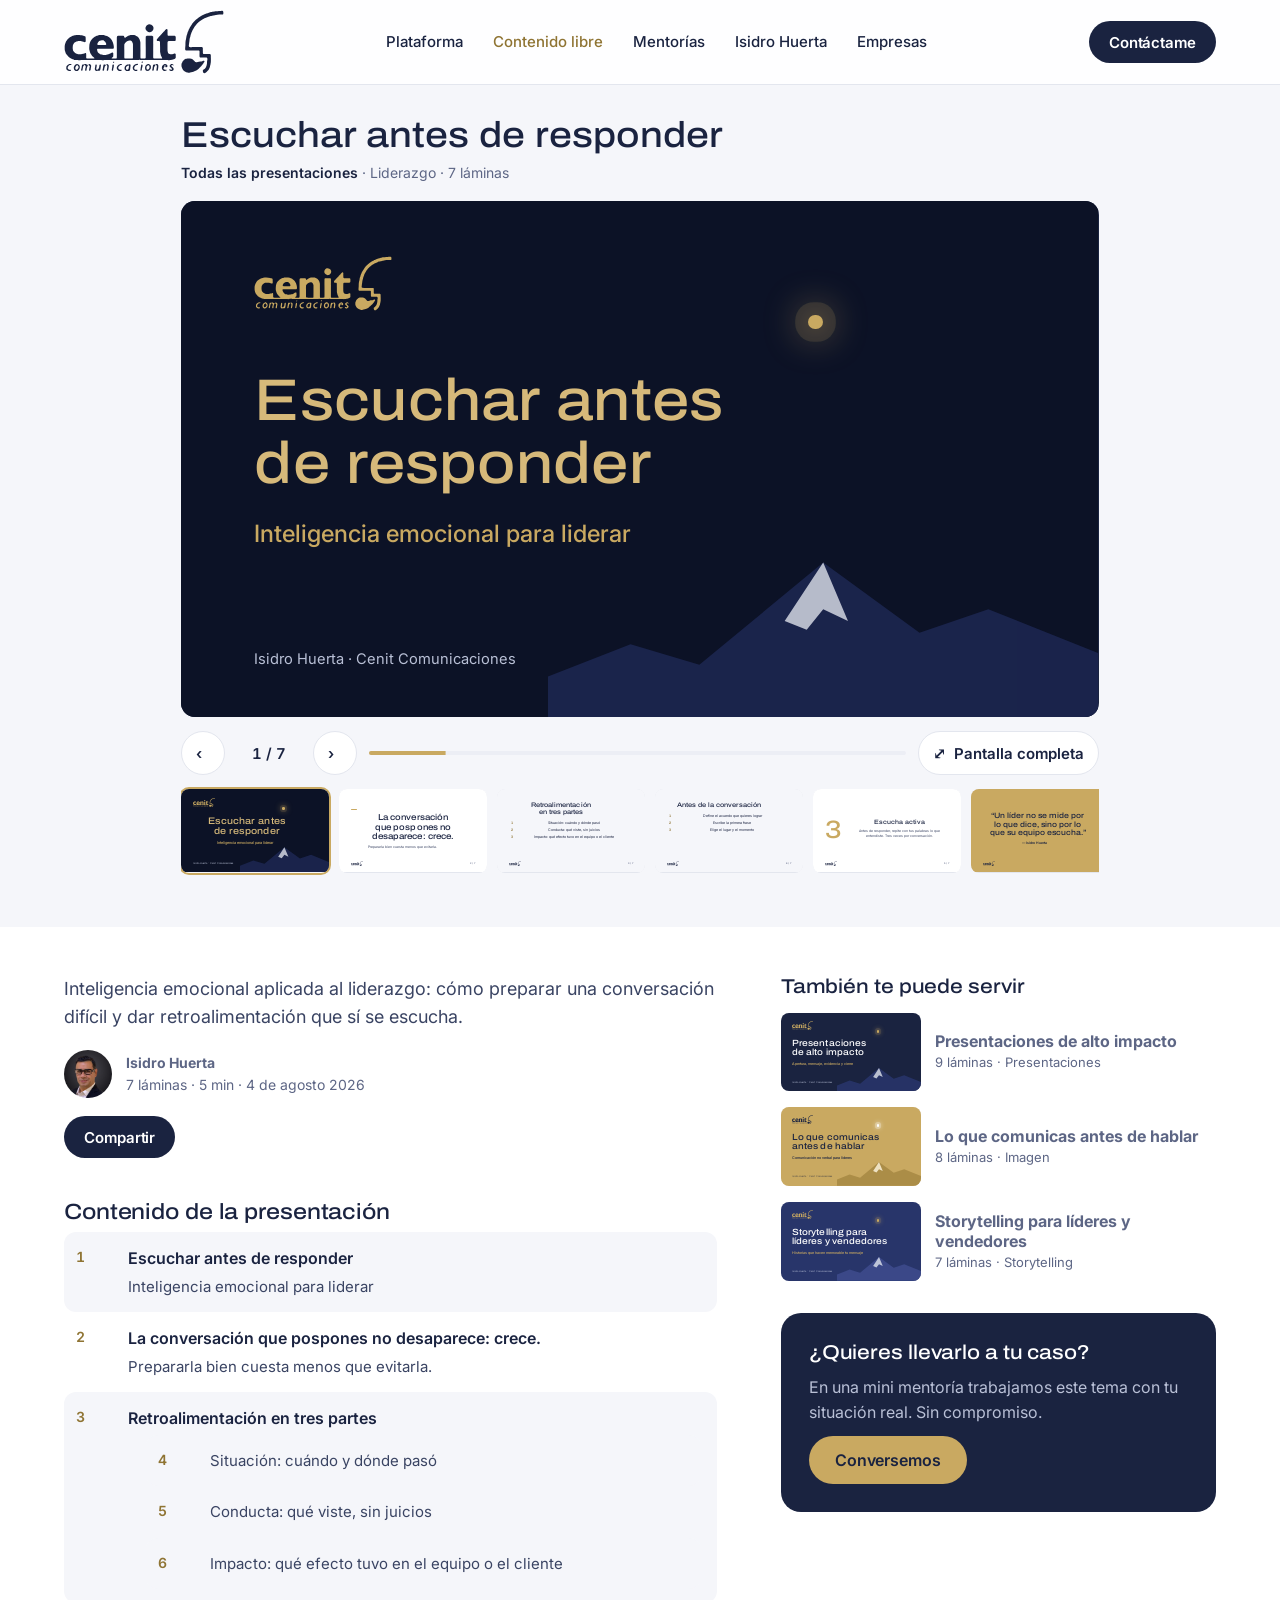
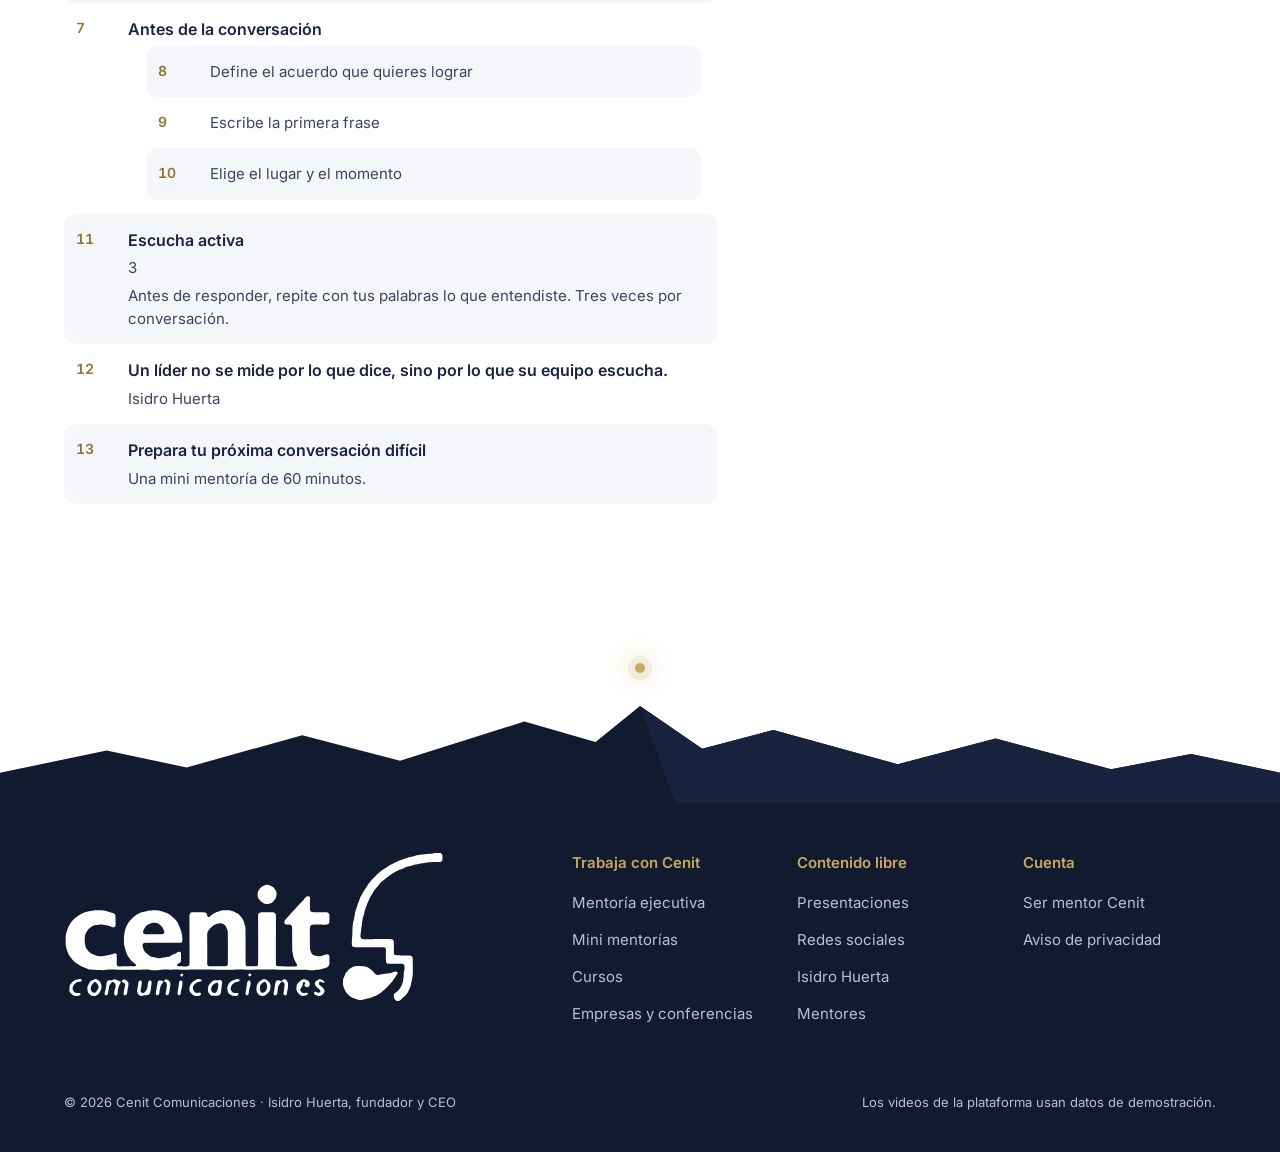
<file: presentaciones/inteligencia-emocional-para-liderar/index.html>
<!DOCTYPE html>
<html lang="es">
<head>
    <meta charset="utf-8" />
    <meta name="viewport" content="width=device-width, initial-scale=1, viewport-fit=cover" />
    <title>Escuchar antes de responder &#xB7; Cenit Comunicaciones</title>
    <meta name="description" content="Inteligencia emocional aplicada al liderazgo: c&#xF3;mo preparar una conversaci&#xF3;n dif&#xED;cil y dar retroalimentaci&#xF3;n que s&#xED; se escucha." />
    <meta property="og:title" content="Escuchar antes de responder" />
    <meta property="og:description" content="Inteligencia emocional aplicada al liderazgo: c&#xF3;mo preparar una conversaci&#xF3;n dif&#xED;cil y dar retroalimentaci&#xF3;n que s&#xED; se escucha." />
    <meta property="og:type" content="website" />
    <meta name="theme-color" content="#1a2340" />
    <link rel="preload" href="/img/cenit-logo-blanco.svg" as="image" />
    <link rel="stylesheet" href="/lib/archivo/archivo.css" />
    <link rel="stylesheet" href="/lib/inter/inter.css" />
    <link rel="stylesheet" href="/css/cenit.css?v=Ry5DyrSQDbYbBgVZlXgPZFQcPErw0R7fAEncHwg9FHQ" />
    
  <link rel="canonical" href="https://isidrohuerta.github.io/presentaciones/inteligencia-emocional-para-liderar" />

    <script>document.documentElement.classList.add('js');</script>
</head>
<body class="">
<a class="saltar" href="#contenido">Saltar al contenido</a>

<header class="nav" id="nav">
  <div class="wrap">
    <a class="brand" href="/" aria-label="Cenit Comunicaciones, inicio">
      <img class="logo-claro" src="/img/cenit-logo-blanco.svg" alt="" width="601" height="240">
      <img class="logo-navy" src="/img/cenit-logo-navy.svg" alt="" width="601" height="240">
    </a>
    <nav class="links" aria-label="Secciones">
      <a href="/#plataforma">Plataforma</a>
      <a href="/presentaciones/" aria-current="page">Contenido libre</a>
      <a href="/#formas">Mentorías</a>
      <a href="/#isidro">Isidro Huerta</a>
      <a href="/#empresas">Empresas</a>
    </nav>
    <div class="nav-r">
      <a class="btn primary sm" href="/#contacto">Contáctame</a>
      <button class="menu-btn" type="button" aria-expanded="false" aria-controls="menu-movil" id="menuBtn">
        <span class="sr">Menú</span><i></i><i></i>
      </button>
    </div>
  </div>
  <div class="menu-movil" id="menu-movil" hidden>
    <a href="/#plataforma">Plataforma</a>
    <a href="/presentaciones/">Contenido libre</a>
    <a href="/#formas">Mentorías</a>
    <a href="/#isidro">Isidro Huerta</a>
    <a href="/#empresas">Empresas</a>
    <a href="/#contacto">Contacto</a>
  </div>
</header>

<main id="contenido">

<section class="visor-sec" aria-labelledby="t-pres">
  <div class="wrap">
    <div class="visor-top">
      <h1 id="t-pres">Escuchar antes de responder</h1>
      <p class="miga"><a href="/presentaciones/">Todas las presentaciones</a> · Liderazgo · 7 láminas</p>
    </div>
    <div class="visor" data-ui id="visor" tabindex="0" aria-roledescription="presentación" aria-label="Escuchar antes de responder. Usa las flechas para cambiar de lámina.">
      <div class="pista" id="pista" aria-live="polite" >
<div class="lam lam-portada    tono-profundo" data-n="1">
  <div class="lam-in">
        <img class="lam-logo" src="/img/cenit-logo-oro.svg" alt="" width="601" height="240" loading="lazy">
        <h3 class="lam-t">Escuchar antes de responder</h3>
 <p class="lam-x">Inteligencia emocional para liderar</p>         <p class="lam-autor">Isidro Huerta · Cenit Comunicaciones</p>
        <svg class="lam-monte" viewBox="0 0 400 120" preserveAspectRatio="none" aria-hidden="true"><path class="m1" d="M0 120V92l60-22 50 14 90-70 70 48 50-16 80 30v44z"/><path class="m2" d="M200 14l18 40-18-8-12 14-16-6z"/></svg>
        <span class="lam-cenit" aria-hidden="true"></span>
  </div>
</div>
<div class="lam lam-idea    tono-profundo" data-n="2">
  <div class="lam-in">
        <h3 class="lam-t">La conversaci&#xF3;n que pospones no desaparece: crece.</h3>
 <p class="lam-x">Prepararla bien cuesta menos que evitarla.</p>       <div class="lam-pie"><img src="/img/cenit-logo-navy.svg" alt="" width="601" height="240" loading="lazy"><span>2 / 7</span></div>
  </div>
</div>
<div class="lam lam-lista    tono-profundo" data-n="3">
  <div class="lam-in">
        <h3 class="lam-t">Retroalimentaci&#xF3;n en tres partes</h3>
        <ol class="lam-puntos"> <li>Situaci&#xF3;n: cu&#xE1;ndo y d&#xF3;nde pas&#xF3;</li>  <li>Conducta: qu&#xE9; viste, sin juicios</li>  <li>Impacto: qu&#xE9; efecto tuvo en el equipo o el cliente</li> </ol>
      <div class="lam-pie"><img src="/img/cenit-logo-navy.svg" alt="" width="601" height="240" loading="lazy"><span>3 / 7</span></div>
  </div>
</div>
<div class="lam lam-lista    tono-profundo" data-n="4">
  <div class="lam-in">
        <h3 class="lam-t">Antes de la conversaci&#xF3;n</h3>
        <ol class="lam-puntos"> <li>Define el acuerdo que quieres lograr</li>  <li>Escribe la primera frase</li>  <li>Elige el lugar y el momento</li> </ol>
      <div class="lam-pie"><img src="/img/cenit-logo-navy.svg" alt="" width="601" height="240" loading="lazy"><span>4 / 7</span></div>
  </div>
</div>
<div class="lam lam-numero    tono-profundo" data-n="5">
  <div class="lam-in">
        <p class="lam-dato">3</p>
        <div class="lam-col"><h3 class="lam-t">Escucha activa</h3> <p class="lam-x">Antes de responder, repite con tus palabras lo que entendiste. Tres veces por conversaci&#xF3;n.</p> </div>
      <div class="lam-pie"><img src="/img/cenit-logo-navy.svg" alt="" width="601" height="240" loading="lazy"><span>5 / 7</span></div>
  </div>
</div>
<div class="lam lam-cita    tono-profundo" data-n="6">
  <div class="lam-in">
        <blockquote class="lam-t">“Un l&#xED;der no se mide por lo que dice, sino por lo que su equipo escucha.”</blockquote>
 <p class="lam-x">— Isidro Huerta</p>       <div class="lam-pie"><img src="/img/cenit-logo-navy.svg" alt="" width="601" height="240" loading="lazy"><span>6 / 7</span></div>
  </div>
</div>
<div class="lam lam-cierre    tono-profundo" data-n="7">
  <div class="lam-in">
        <h3 class="lam-t">Prepara tu pr&#xF3;xima conversaci&#xF3;n dif&#xED;cil</h3>
 <p class="lam-x">Una mini mentor&#xED;a de 60 minutos.</p>  <p class="lam-cta">Conversemos · cenit-comunicaciones.com</p>       <div class="lam-pie"><img src="/img/cenit-logo-blanco.svg" alt="" width="601" height="240" loading="lazy"><span>7 / 7</span></div>
  </div>
</div>
      </div>
      <div class="visor-nav"><button type="button" id="ant" aria-label="Lámina anterior">‹</button><button type="button" id="sig" aria-label="Lámina siguiente">›</button></div>
    </div>
    <div class="barra">
      <button type="button" id="ant2" aria-label="Lámina anterior">‹</button>
      <span class="cuenta" id="cuenta">1 / 7</span>
      <button type="button" id="sig2" aria-label="Lámina siguiente">›</button>
      <span class="avance" aria-hidden="true"><i id="avance" style="transform:scaleX(0.14285714285714285)"></i></span>
      <button type="button" id="completa" aria-label="Pantalla completa">⤢ <span>Pantalla completa</span></button>
    </div>
    <div class="miniaturas" data-ui id="minis" aria-label="Láminas">
        <button type="button" data-i="0" aria-label="Ir a la lámina 1" aria-current="true"><span aria-hidden="true" style="display:block"><div class="lam lam-portada    tono-profundo" data-n="1">
  <div class="lam-in">
        <img class="lam-logo" src="/img/cenit-logo-oro.svg" alt="" width="601" height="240" loading="lazy">
        <h3 class="lam-t">Escuchar antes de responder</h3>
 <p class="lam-x">Inteligencia emocional para liderar</p>         <p class="lam-autor">Isidro Huerta · Cenit Comunicaciones</p>
        <svg class="lam-monte" viewBox="0 0 400 120" preserveAspectRatio="none" aria-hidden="true"><path class="m1" d="M0 120V92l60-22 50 14 90-70 70 48 50-16 80 30v44z"/><path class="m2" d="M200 14l18 40-18-8-12 14-16-6z"/></svg>
        <span class="lam-cenit" aria-hidden="true"></span>
  </div>
</div>
</span></button>
        <button type="button" data-i="1" aria-label="Ir a la lámina 2" aria-current="false"><span aria-hidden="true" style="display:block"><div class="lam lam-idea    tono-profundo" data-n="2">
  <div class="lam-in">
        <h3 class="lam-t">La conversaci&#xF3;n que pospones no desaparece: crece.</h3>
 <p class="lam-x">Prepararla bien cuesta menos que evitarla.</p>       <div class="lam-pie"><img src="/img/cenit-logo-navy.svg" alt="" width="601" height="240" loading="lazy"><span>2 / 7</span></div>
  </div>
</div>
</span></button>
        <button type="button" data-i="2" aria-label="Ir a la lámina 3" aria-current="false"><span aria-hidden="true" style="display:block"><div class="lam lam-lista    tono-profundo" data-n="3">
  <div class="lam-in">
        <h3 class="lam-t">Retroalimentaci&#xF3;n en tres partes</h3>
        <ol class="lam-puntos"> <li>Situaci&#xF3;n: cu&#xE1;ndo y d&#xF3;nde pas&#xF3;</li>  <li>Conducta: qu&#xE9; viste, sin juicios</li>  <li>Impacto: qu&#xE9; efecto tuvo en el equipo o el cliente</li> </ol>
      <div class="lam-pie"><img src="/img/cenit-logo-navy.svg" alt="" width="601" height="240" loading="lazy"><span>3 / 7</span></div>
  </div>
</div>
</span></button>
        <button type="button" data-i="3" aria-label="Ir a la lámina 4" aria-current="false"><span aria-hidden="true" style="display:block"><div class="lam lam-lista    tono-profundo" data-n="4">
  <div class="lam-in">
        <h3 class="lam-t">Antes de la conversaci&#xF3;n</h3>
        <ol class="lam-puntos"> <li>Define el acuerdo que quieres lograr</li>  <li>Escribe la primera frase</li>  <li>Elige el lugar y el momento</li> </ol>
      <div class="lam-pie"><img src="/img/cenit-logo-navy.svg" alt="" width="601" height="240" loading="lazy"><span>4 / 7</span></div>
  </div>
</div>
</span></button>
        <button type="button" data-i="4" aria-label="Ir a la lámina 5" aria-current="false"><span aria-hidden="true" style="display:block"><div class="lam lam-numero    tono-profundo" data-n="5">
  <div class="lam-in">
        <p class="lam-dato">3</p>
        <div class="lam-col"><h3 class="lam-t">Escucha activa</h3> <p class="lam-x">Antes de responder, repite con tus palabras lo que entendiste. Tres veces por conversaci&#xF3;n.</p> </div>
      <div class="lam-pie"><img src="/img/cenit-logo-navy.svg" alt="" width="601" height="240" loading="lazy"><span>5 / 7</span></div>
  </div>
</div>
</span></button>
        <button type="button" data-i="5" aria-label="Ir a la lámina 6" aria-current="false"><span aria-hidden="true" style="display:block"><div class="lam lam-cita    tono-profundo" data-n="6">
  <div class="lam-in">
        <blockquote class="lam-t">“Un l&#xED;der no se mide por lo que dice, sino por lo que su equipo escucha.”</blockquote>
 <p class="lam-x">— Isidro Huerta</p>       <div class="lam-pie"><img src="/img/cenit-logo-navy.svg" alt="" width="601" height="240" loading="lazy"><span>6 / 7</span></div>
  </div>
</div>
</span></button>
        <button type="button" data-i="6" aria-label="Ir a la lámina 7" aria-current="false"><span aria-hidden="true" style="display:block"><div class="lam lam-cierre    tono-profundo" data-n="7">
  <div class="lam-in">
        <h3 class="lam-t">Prepara tu pr&#xF3;xima conversaci&#xF3;n dif&#xED;cil</h3>
 <p class="lam-x">Una mini mentor&#xED;a de 60 minutos.</p>  <p class="lam-cta">Conversemos · cenit-comunicaciones.com</p>       <div class="lam-pie"><img src="/img/cenit-logo-blanco.svg" alt="" width="601" height="240" loading="lazy"><span>7 / 7</span></div>
  </div>
</div>
</span></button>
    </div>
  </div>
</section>

<section class="visor-info" aria-label="Sobre esta presentación">
  <div class="wrap">
    <div class="principal">
      <p class="lead resumen">Inteligencia emocional aplicada al liderazgo: c&#xF3;mo preparar una conversaci&#xF3;n dif&#xED;cil y dar retroalimentaci&#xF3;n que s&#xED; se escucha.</p>
      <div class="autor">
        <span class="av"> <img src="/img/equipo/isidro-huerta.jpg" alt="" loading="lazy"> </span>
        <span><b>Isidro Huerta</b><span>7 láminas · 5 min · 4 de agosto 2026</span></span>
      </div>
      <div class="acciones">
        <button class="btn primary sm" type="button" id="compartir" data-url="https://isidrohuerta.github.io/presentaciones/inteligencia-emocional-para-liderar" data-titulo="Escuchar antes de responder">Compartir</button>
      </div>
      <div class="transcripcion">
        <h2>Contenido de la presentación</h2>
        <ol>
            <li><b>Escuchar antes de responder</b>
 <p>Inteligencia emocional para liderar</p>             </li>
            <li><b>La conversaci&#xF3;n que pospones no desaparece: crece.</b>
 <p>Prepararla bien cuesta menos que evitarla.</p>             </li>
            <li><b>Retroalimentaci&#xF3;n en tres partes</b>
 <ul> <li>Situaci&#xF3;n: cu&#xE1;ndo y d&#xF3;nde pas&#xF3;</li>  <li>Conducta: qu&#xE9; viste, sin juicios</li>  <li>Impacto: qu&#xE9; efecto tuvo en el equipo o el cliente</li> </ul>             </li>
            <li><b>Antes de la conversaci&#xF3;n</b>
 <ul> <li>Define el acuerdo que quieres lograr</li>  <li>Escribe la primera frase</li>  <li>Elige el lugar y el momento</li> </ul>             </li>
            <li><b>Escucha activa</b>
 <p>3</p>  <p>Antes de responder, repite con tus palabras lo que entendiste. Tres veces por conversaci&#xF3;n.</p>             </li>
            <li><b>Un l&#xED;der no se mide por lo que dice, sino por lo que su equipo escucha.</b>
 <p>Isidro Huerta</p>             </li>
            <li><b>Prepara tu pr&#xF3;xima conversaci&#xF3;n dif&#xED;cil</b>
 <p>Una mini mentor&#xED;a de 60 minutos.</p>             </li>
        </ol>
      </div>
    </div>
    <aside class="lateral" aria-label="Más presentaciones">
        <h2>También te puede servir</h2>
          <a class="rel" href="/presentaciones/presentaciones-de-alto-impacto/">
            <span class="deck-cover" aria-hidden="true" data-ui><div class="lam lam-portada    tono-navy" data-n="1">
  <div class="lam-in">
        <img class="lam-logo" src="/img/cenit-logo-oro.svg" alt="" width="601" height="240" loading="lazy">
        <h3 class="lam-t">Presentaciones de alto impacto</h3>
 <p class="lam-x">Apertura, mensaje, evidencia y cierre</p>         <p class="lam-autor">Isidro Huerta · Cenit Comunicaciones</p>
        <svg class="lam-monte" viewBox="0 0 400 120" preserveAspectRatio="none" aria-hidden="true"><path class="m1" d="M0 120V92l60-22 50 14 90-70 70 48 50-16 80 30v44z"/><path class="m2" d="M200 14l18 40-18-8-12 14-16-6z"/></svg>
        <span class="lam-cenit" aria-hidden="true"></span>
  </div>
</div>
</span>
            <span><b>Presentaciones de alto impacto</b><span>9 láminas · Presentaciones</span></span>
          </a>
          <a class="rel" href="/presentaciones/comunicacion-no-verbal/">
            <span class="deck-cover" aria-hidden="true" data-ui><div class="lam lam-portada    tono-oro" data-n="1">
  <div class="lam-in">
        <img class="lam-logo" src="/img/cenit-logo-navy.svg" alt="" width="601" height="240" loading="lazy">
        <h3 class="lam-t">Lo que comunicas antes de hablar</h3>
 <p class="lam-x">Comunicaci&#xF3;n no verbal para l&#xED;deres</p>         <p class="lam-autor">Isidro Huerta · Cenit Comunicaciones</p>
        <svg class="lam-monte" viewBox="0 0 400 120" preserveAspectRatio="none" aria-hidden="true"><path class="m1" d="M0 120V92l60-22 50 14 90-70 70 48 50-16 80 30v44z"/><path class="m2" d="M200 14l18 40-18-8-12 14-16-6z"/></svg>
        <span class="lam-cenit" aria-hidden="true"></span>
  </div>
</div>
</span>
            <span><b>Lo que comunicas antes de hablar</b><span>8 láminas · Imagen</span></span>
          </a>
          <a class="rel" href="/presentaciones/storytelling-para-lideres/">
            <span class="deck-cover" aria-hidden="true" data-ui><div class="lam lam-portada    tono-suave" data-n="1">
  <div class="lam-in">
        <img class="lam-logo" src="/img/cenit-logo-oro.svg" alt="" width="601" height="240" loading="lazy">
        <h3 class="lam-t">Storytelling para l&#xED;deres y vendedores</h3>
 <p class="lam-x">Historias que hacen memorable tu mensaje</p>         <p class="lam-autor">Isidro Huerta · Cenit Comunicaciones</p>
        <svg class="lam-monte" viewBox="0 0 400 120" preserveAspectRatio="none" aria-hidden="true"><path class="m1" d="M0 120V92l60-22 50 14 90-70 70 48 50-16 80 30v44z"/><path class="m2" d="M200 14l18 40-18-8-12 14-16-6z"/></svg>
        <span class="lam-cenit" aria-hidden="true"></span>
  </div>
</div>
</span>
            <span><b>Storytelling para l&#xED;deres y vendedores</b><span>7 láminas · Storytelling</span></span>
          </a>
      <div class="cta-lateral">
        <h2>¿Quieres llevarlo a tu caso?</h2>
        <p>En una mini mentoría trabajamos este tema con tu situación real. Sin compromiso.</p>
        <a class="btn gold" href="/#contacto">Conversemos</a>
      </div>
    </aside>
  </div>
</section>


</main>

<div class="pie-cordillera" aria-hidden="true"><svg viewBox="0 0 1440 120" preserveAspectRatio="none"><path d="M0 120V84l120-26 90 20 130-38 110 30 140-46 80 24L720 6l70 50 80-22 140 40 110-30 130 36 90-18 100 22v36z" fill="#121a30"/><path d="M720 6l70 50 80-22 140 40 110-30 130 36 90-18 100 22v36H760z" fill="#18213d"/></svg><span class="pie-estrella"></span></div>
<footer class="pie">
  <div class="wrap">
    <div class="pie-top">
      <a class="pie-logo" href="/" aria-label="Cenit Comunicaciones"><img src="/img/cenit-logo-blanco.svg" alt="Cenit Comunicaciones" width="601" height="240" loading="lazy"></a>
      <div class="cols">
        <div><b>Trabaja con Cenit</b><a href="/#formas">Mentoría ejecutiva</a><a href="/#resolver">Mini mentorías</a><a href="/#cursos">Cursos</a><a href="/#empresas">Empresas y conferencias</a></div>
        <div><b>Contenido libre</b><a href="/presentaciones/">Presentaciones</a><a href="/#redes">Redes sociales</a><a href="/#isidro">Isidro Huerta</a><a href="/#mentores">Mentores</a></div>
        <div><b>Cuenta</b><a href="/#contacto" data-interes="Ser mentor Cenit">Ser mentor Cenit</a><a href="/privacidad/">Aviso de privacidad</a></div>
      </div>
    </div>
    <div class="legal"><span>© 2026 Cenit Comunicaciones · Isidro Huerta, fundador y CEO</span><span>Los videos de la plataforma usan datos de demostración.</span></div>
  </div>
</footer>

<script src="/js/cenit.js?v=6ZfvreAUX_l-q579YPf9SDGw4Pp0Y4RIh1-Ma4n7p5k"></script>

  <script src="/js/presentaciones.js?v=9DwVe4ujKjpzxj6Xfyt3GstVNpVoygF0A7gsYSZsPrk"></script>

</body>
</html>
</file>
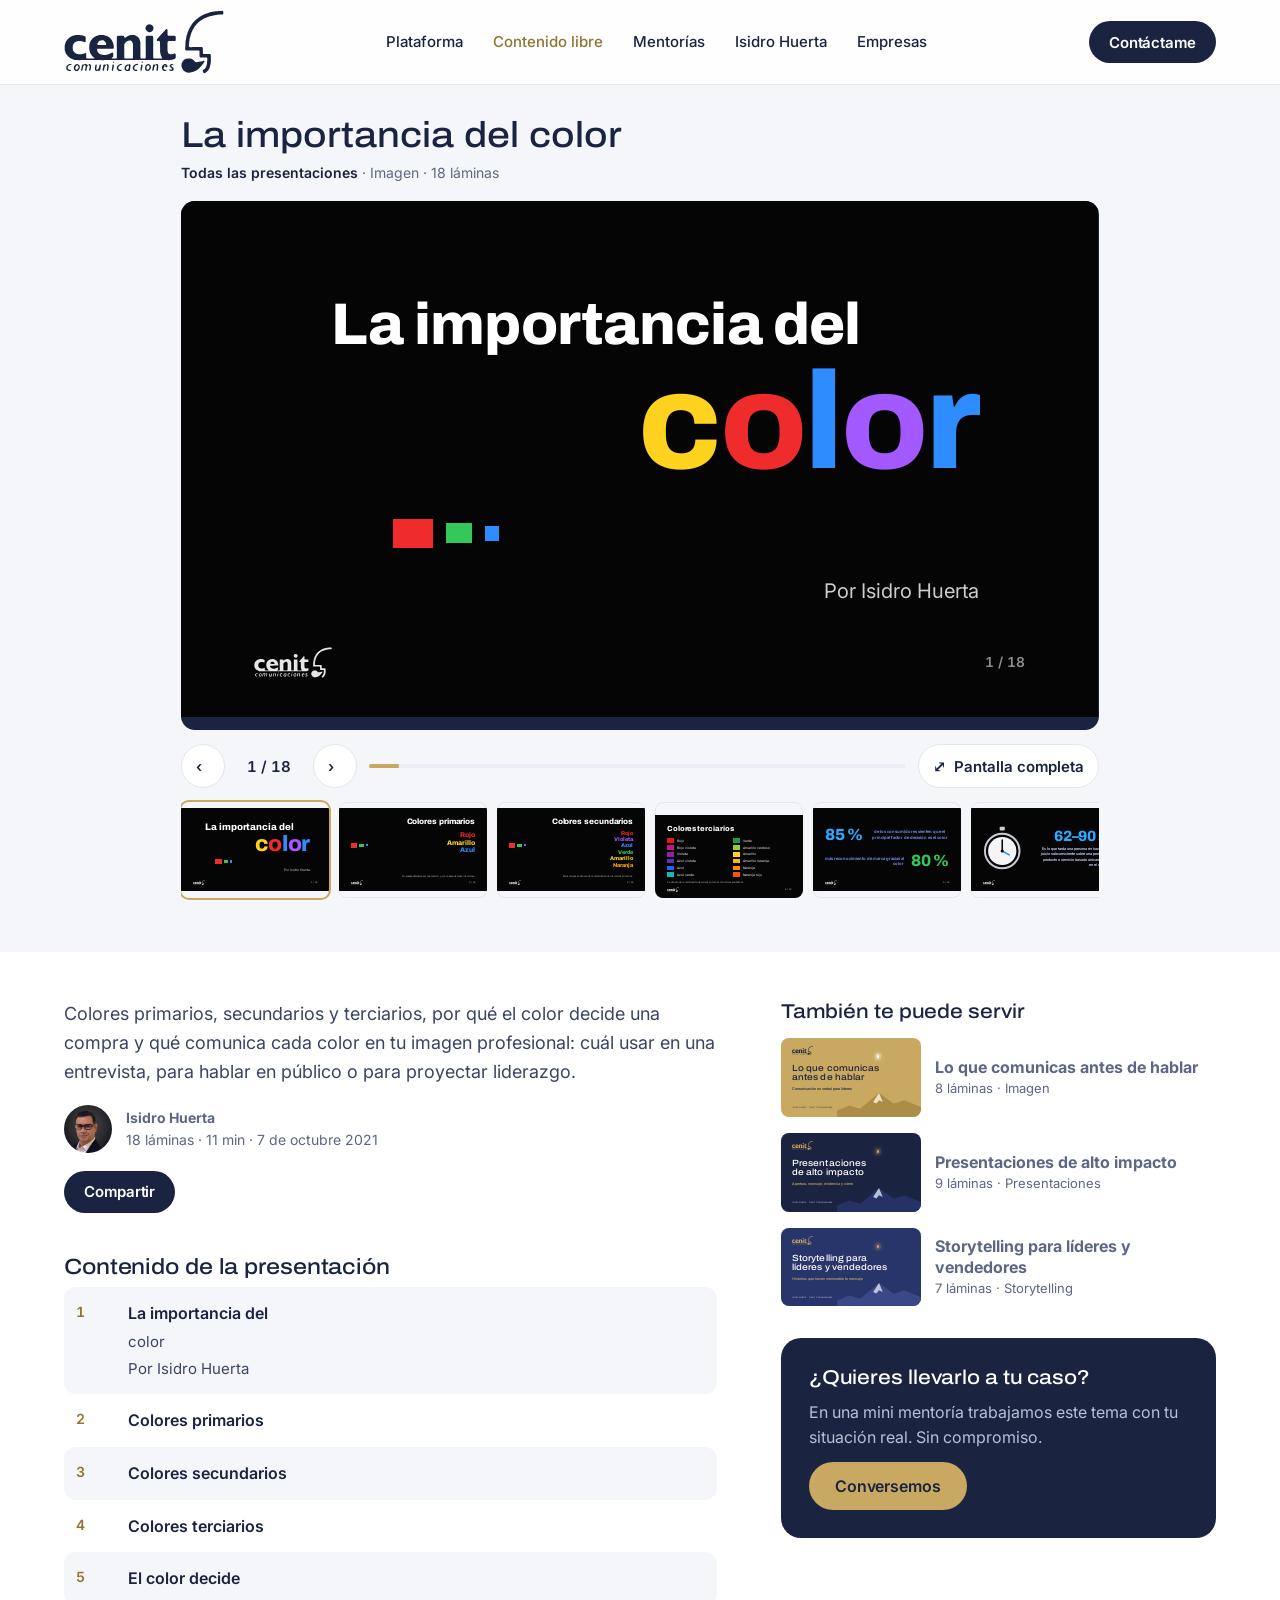
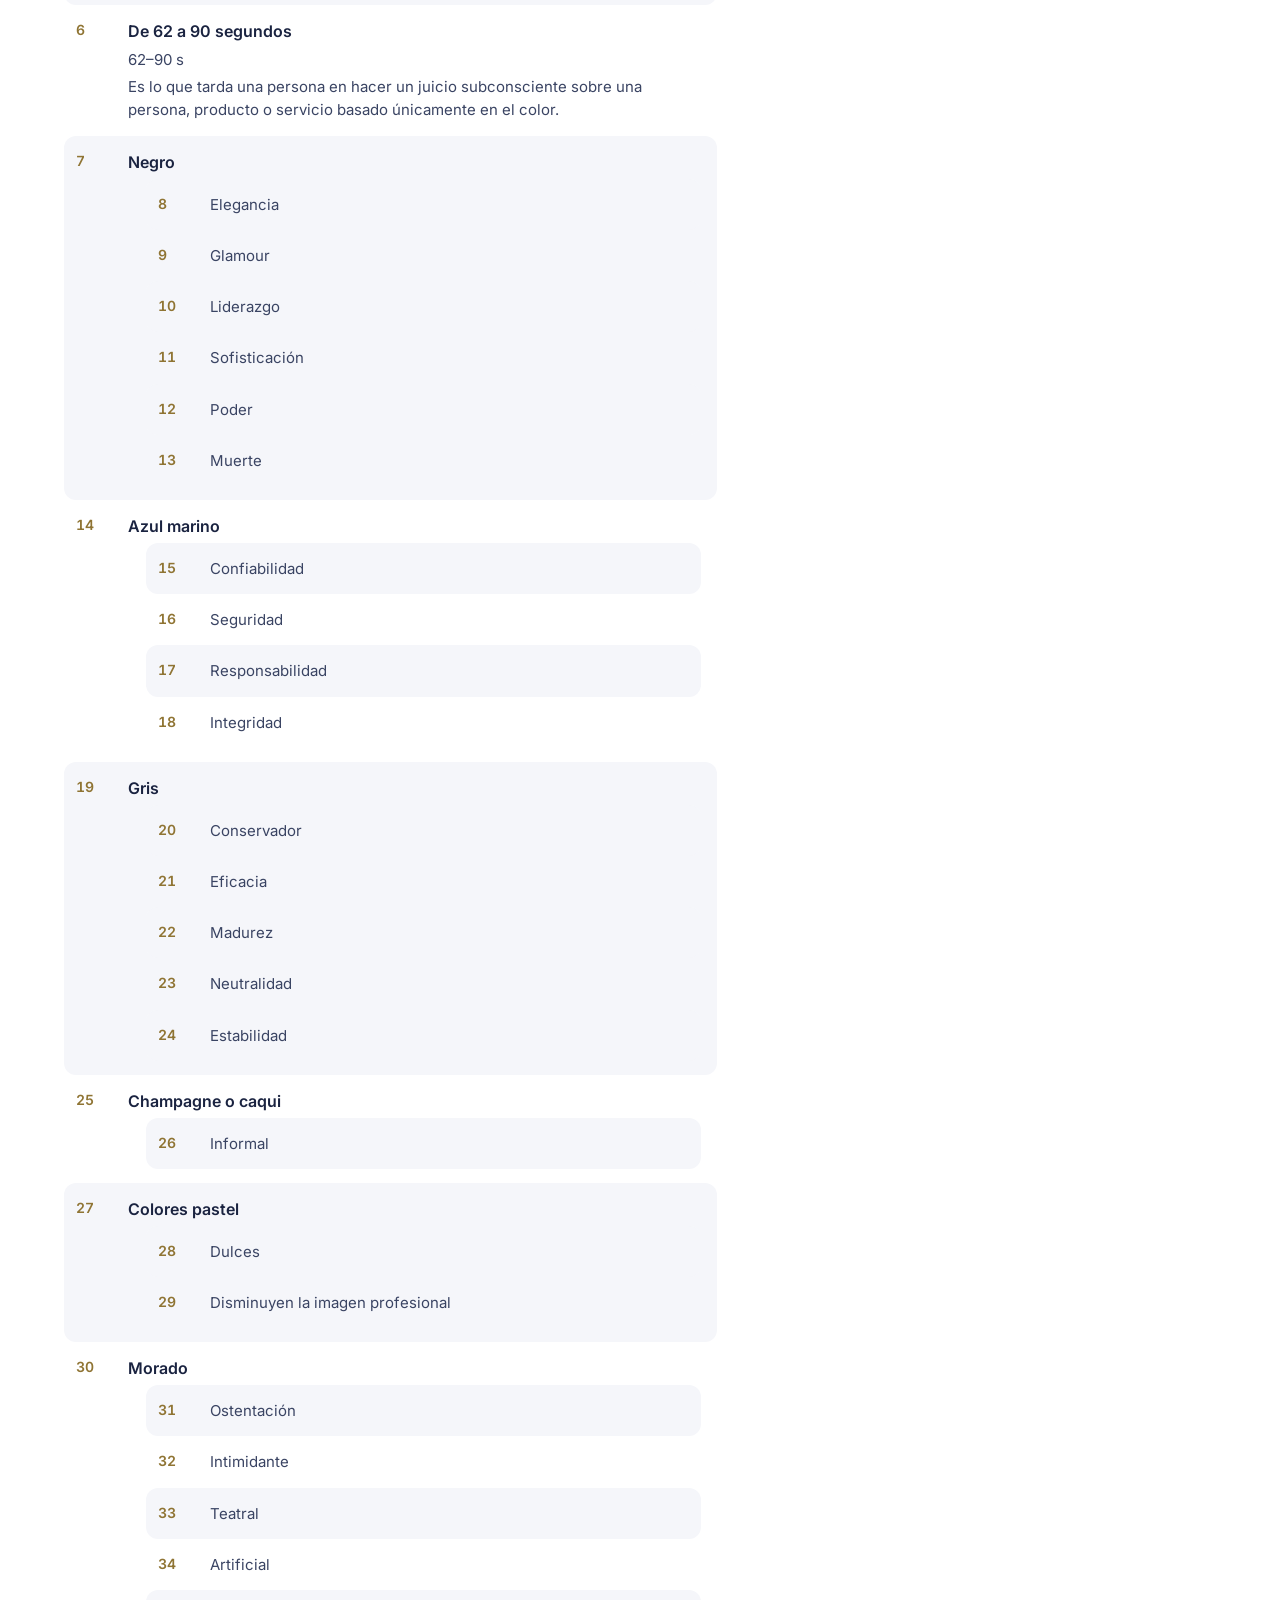
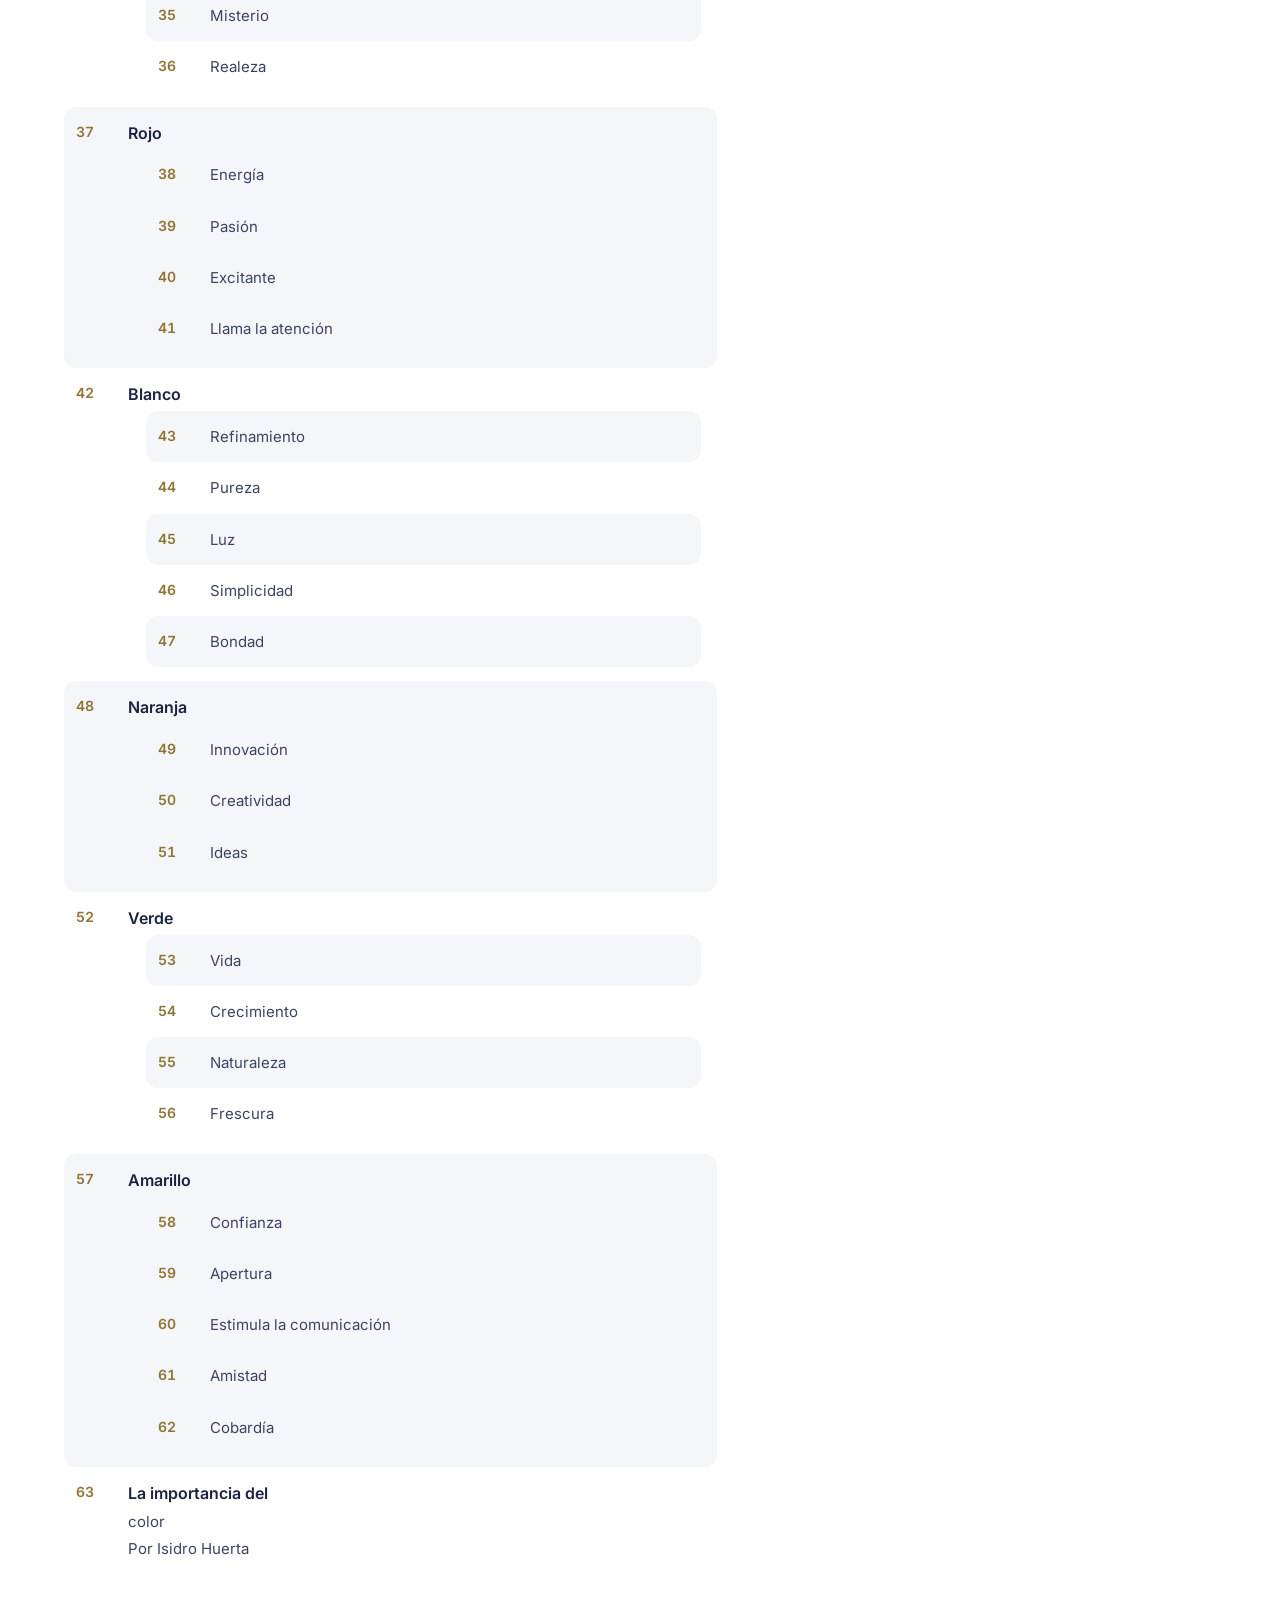
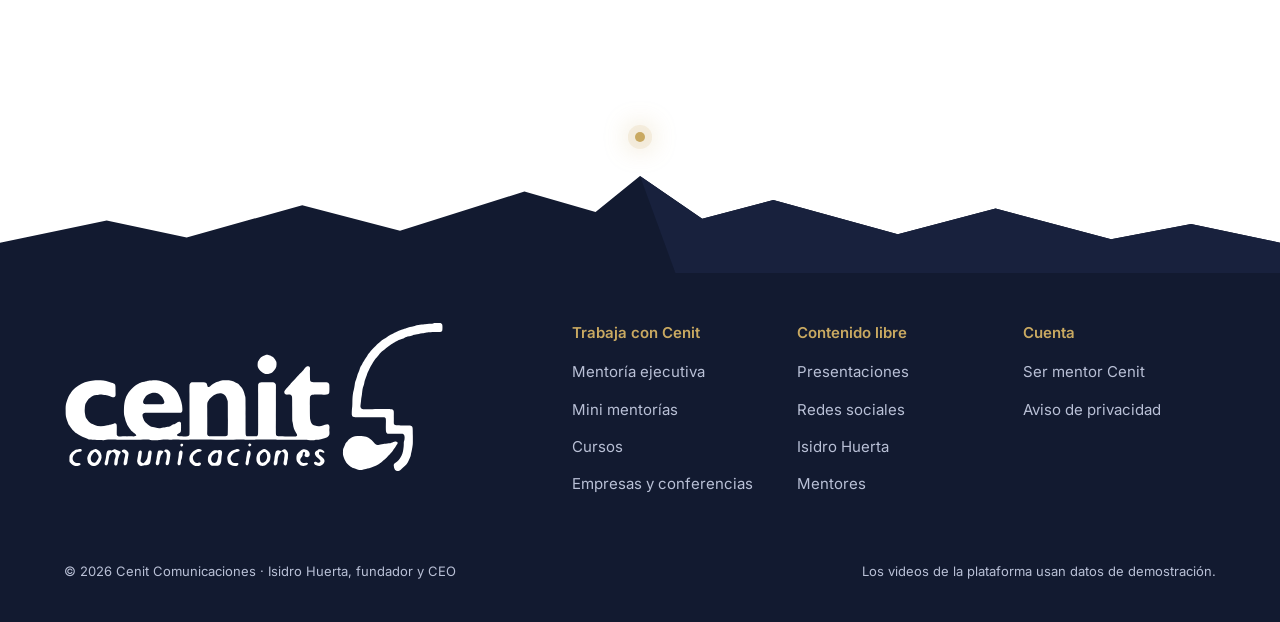
<file: presentaciones/los-colores/index.html>
<!DOCTYPE html>
<html lang="es">
<head>
    <meta charset="utf-8" />
    <meta name="viewport" content="width=device-width, initial-scale=1, viewport-fit=cover" />
    <title>La importancia del color &#xB7; Cenit Comunicaciones</title>
    <meta name="description" content="Colores primarios, secundarios y terciarios, por qu&#xE9; el color decide una compra y qu&#xE9; comunica cada color en tu imagen profesional: cu&#xE1;l usar en una entrevista, para hablar en p&#xFA;blico o para proyectar liderazgo." />
    <meta property="og:title" content="La importancia del color" />
    <meta property="og:description" content="Colores primarios, secundarios y terciarios, por qu&#xE9; el color decide una compra y qu&#xE9; comunica cada color en tu imagen profesional: cu&#xE1;l usar en una entrevista, para hablar en p&#xFA;blico o para proyectar liderazgo." />
    <meta property="og:type" content="website" />
    <meta name="theme-color" content="#1a2340" />
    <link rel="preload" href="/img/cenit-logo-blanco.svg" as="image" />
    <link rel="stylesheet" href="/lib/archivo/archivo.css" />
    <link rel="stylesheet" href="/lib/inter/inter.css" />
    <link rel="stylesheet" href="/css/cenit.css?v=Ry5DyrSQDbYbBgVZlXgPZFQcPErw0R7fAEncHwg9FHQ" />
    
  <link rel="canonical" href="https://isidrohuerta.github.io/presentaciones/los-colores" />

    <script>document.documentElement.classList.add('js');</script>
</head>
<body class="">
<a class="saltar" href="#contenido">Saltar al contenido</a>

<header class="nav" id="nav">
  <div class="wrap">
    <a class="brand" href="/" aria-label="Cenit Comunicaciones, inicio">
      <img class="logo-claro" src="/img/cenit-logo-blanco.svg" alt="" width="601" height="240">
      <img class="logo-navy" src="/img/cenit-logo-navy.svg" alt="" width="601" height="240">
    </a>
    <nav class="links" aria-label="Secciones">
      <a href="/#plataforma">Plataforma</a>
      <a href="/presentaciones/" aria-current="page">Contenido libre</a>
      <a href="/#formas">Mentorías</a>
      <a href="/#isidro">Isidro Huerta</a>
      <a href="/#empresas">Empresas</a>
    </nav>
    <div class="nav-r">
      <a class="btn primary sm" href="/#contacto">Contáctame</a>
      <button class="menu-btn" type="button" aria-expanded="false" aria-controls="menu-movil" id="menuBtn">
        <span class="sr">Menú</span><i></i><i></i>
      </button>
    </div>
  </div>
  <div class="menu-movil" id="menu-movil" hidden>
    <a href="/#plataforma">Plataforma</a>
    <a href="/presentaciones/">Contenido libre</a>
    <a href="/#formas">Mentorías</a>
    <a href="/#isidro">Isidro Huerta</a>
    <a href="/#empresas">Empresas</a>
    <a href="/#contacto">Contacto</a>
  </div>
</header>

<main id="contenido">

<section class="visor-sec" aria-labelledby="t-pres">
  <div class="wrap">
    <div class="visor-top">
      <h1 id="t-pres">La importancia del color</h1>
      <p class="miga"><a href="/presentaciones/">Todas las presentaciones</a> · Imagen · 18 láminas</p>
    </div>
    <div class="visor" data-ui id="visor" tabindex="0" aria-roledescription="presentación" aria-label="La importancia del color. Usa las flechas para cambiar de lámina.">
      <div class="pista" id="pista" aria-live="polite" >
<div class="lam lam-colorportada lam-propio   tono-noche" data-n="1">
  <div class="lam-in">
        <h3 class="lam-t"><span class="cp-a">La importancia del</span>
          <span class="cp-color"><span style="color:#ffd21f">c</span><span style="color:#ef2b2b">o</span><span style="color:#2f8cff">l</span><span style="color:#a259ff">o</span><span style="color:#2f8cff">r</span></span></h3>
        <span class="lam-cuadros" aria-hidden="true"><i></i><i></i><i></i></span>
 <p class="lam-x">Por Isidro Huerta</p>       <div class="lam-pie"><img src="/img/cenit-logo-blanco.svg" alt="" width="601" height="240" loading="lazy"><span>1 / 18</span></div>
  </div>
</div>
<div class="lam lam-muestras lam-propio   tono-noche" data-n="2">
  <div class="lam-in">
        <span class="lam-cuadros" aria-hidden="true"><i></i><i></i><i></i></span>
        <div class="lam-der">
          <h3 class="lam-t">Colores primarios</h3>
          <ul class="lam-nombres "> <li style="color:#ef2b2b">Rojo</li>  <li style="color:#ffd21f">Amarillo</li>  <li style="color:#2f8cff">Azul</li> </ul>
        </div>
 <p class="lam-nota">No pueden obtenerse por una mezcla, y son la base de todos los colores.</p>       <div class="lam-pie"><img src="/img/cenit-logo-blanco.svg" alt="" width="601" height="240" loading="lazy"><span>2 / 18</span></div>
  </div>
</div>
<div class="lam lam-muestras lam-propio   tono-noche" data-n="3">
  <div class="lam-in">
        <span class="lam-cuadros" aria-hidden="true"><i></i><i></i><i></i></span>
        <div class="lam-der">
          <h3 class="lam-t">Colores secundarios</h3>
          <ul class="lam-nombres muchos"> <li style="color:#ef2b2b">Rojo</li>  <li style="color:#a259ff">Violeta</li>  <li style="color:#2f8cff">Azul</li>  <li style="color:#34c759">Verde</li>  <li style="color:#ffd21f">Amarillo</li>  <li style="color:#ff9f1c">Naranja</li> </ul>
        </div>
 <p class="lam-nota">Estos colores se derivan de la combinaci&#xF3;n de los colores primarios.</p>       <div class="lam-pie"><img src="/img/cenit-logo-blanco.svg" alt="" width="601" height="240" loading="lazy"><span>3 / 18</span></div>
  </div>
</div>
<div class="lam lam-rejilla lam-propio   tono-noche" data-n="4">
  <div class="lam-in">
        <h3 class="lam-t">Colores terciarios</h3>
        <ul class="lam-rejilla"> <li><i style="background:#e3191c"></i>Rojo</li>  <li><i style="background:#c71585"></i>Rojo violeta</li>  <li><i style="background:#8e24aa"></i>Violeta</li>  <li><i style="background:#5e35b1"></i>Azul violeta</li>  <li><i style="background:#1e66f5"></i>Azul</li>  <li><i style="background:#14b8b8"></i>Azul verde</li>  <li><i style="background:#1f9d3a"></i>Verde</li>  <li><i style="background:#9acd32"></i>Amarillo verdoso</li>  <li><i style="background:#ffd21f"></i>Amarillo</li>  <li><i style="background:#ffb703"></i>Amarillo naranja</li>  <li><i style="background:#ff8c00"></i>Naranja</li>  <li><i style="background:#f4511e"></i>Naranja rojo</li> </ul>
 <p class="lam-nota">Se derivan de la combinaci&#xF3;n de colores primarios con colores secundarios.</p>       <div class="lam-pie"><img src="/img/cenit-logo-blanco.svg" alt="" width="601" height="240" loading="lazy"><span>4 / 18</span></div>
  </div>
</div>
<div class="lam lam-porcentajes lam-propio   tono-noche" data-n="5">
  <div class="lam-in">
        <h3 class="sr">El color decide</h3>
        <dl class="lam-pct">
 <div><dt style="color:#2fa8ff">85 %</dt><dd>de los consumidores sienten que el principal factor de decisi&#xF3;n es el color</dd></div>  <div><dt style="color:#34c759">80 %</dt><dd>m&#xE1;s reconocimiento de marca gracias al color</dd></div>         </dl>
      <div class="lam-pie"><img src="/img/cenit-logo-blanco.svg" alt="" width="601" height="240" loading="lazy"><span>5 / 18</span></div>
  </div>
</div>
<div class="lam lam-segundos lam-propio   tono-noche" data-n="6">
  <div class="lam-in">
        <svg class="lam-reloj" viewBox="0 0 120 140" aria-hidden="true"><rect x="52" y="2" width="16" height="12" rx="3" fill="#c9cdd6"/><circle cx="60" cy="78" r="54" fill="none" stroke="#c9cdd6" stroke-width="6"/><circle cx="60" cy="78" r="44" fill="#f4f5f7"/><path d="M60 78V44" stroke="#0a0a0a" stroke-width="5" stroke-linecap="round"/><path d="M60 78l22 12" stroke="#2f8cff" stroke-width="5" stroke-linecap="round"/><circle cx="60" cy="78" r="5" fill="#0a0a0a"/></svg>
        <div class="lam-der">
          <p class="lam-dato">62&#x2013;90 s</p>
 <p class="lam-x">Es lo que tarda una persona en hacer un juicio subconsciente sobre una persona, producto o servicio basado &#xFA;nicamente en el color.</p>         </div>
      <div class="lam-pie"><img src="/img/cenit-logo-blanco.svg" alt="" width="601" height="240" loading="lazy"><span>6 / 18</span></div>
  </div>
</div>
<div class="lam lam-color lam-propio   tono-noche" data-n="7" style="--lf:#0a0a0a;--lt:#ffffff">
  <div class="lam-in">
        <div class="lam-der">
          <h3 class="lam-t">Negro</h3>
          <ul class="lam-rasgos"> <li>Elegancia</li>  <li>Glamour</li>  <li>Liderazgo</li>  <li>Sofisticaci&#xF3;n</li>  <li>Poder</li>  <li>Muerte</li> </ul>
 <p class="lam-nota">No se recomienda para entrevistas de trabajo</p>         </div>
      <div class="lam-pie"><img src="/img/cenit-logo-blanco.svg" alt="" width="601" height="240" loading="lazy"><span>7 / 18</span></div>
  </div>
</div>
<div class="lam lam-color lam-propio   tono-noche" data-n="8" style="--lf:#0b1446;--lt:#ffffff">
  <div class="lam-in">
        <div class="lam-der">
          <h3 class="lam-t">Azul marino</h3>
          <ul class="lam-rasgos"> <li>Confiabilidad</li>  <li>Seguridad</li>  <li>Responsabilidad</li>  <li>Integridad</li> </ul>
 <p class="lam-nota">Se recomienda para entrevistas de trabajo y para hablar en p&#xFA;blico</p>         </div>
      <div class="lam-pie"><img src="/img/cenit-logo-blanco.svg" alt="" width="601" height="240" loading="lazy"><span>8 / 18</span></div>
  </div>
</div>
<div class="lam lam-color lam-propio   tono-noche" data-n="9" style="--lf:#6e7177;--lt:#ffffff">
  <div class="lam-in">
        <div class="lam-der">
          <h3 class="lam-t">Gris</h3>
          <ul class="lam-rasgos"> <li>Conservador</li>  <li>Eficacia</li>  <li>Madurez</li>  <li>Neutralidad</li>  <li>Estabilidad</li> </ul>
 <p class="lam-nota">Se recomienda para entrevistas de trabajo</p>         </div>
      <div class="lam-pie"><img src="/img/cenit-logo-blanco.svg" alt="" width="601" height="240" loading="lazy"><span>9 / 18</span></div>
  </div>
</div>
<div class="lam lam-color lam-propio   tono-noche" data-n="10" style="--lf:#efe2b6;--lt:#141c3a">
  <div class="lam-in">
        <div class="lam-der">
          <h3 class="lam-t">Champagne o caqui</h3>
          <ul class="lam-rasgos"> <li>Informal</li> </ul>
        </div>
      <div class="lam-pie"><img src="/img/cenit-logo-navy.svg" alt="" width="601" height="240" loading="lazy"><span>10 / 18</span></div>
  </div>
</div>
<div class="lam lam-color lam-propio lam-pastel  tono-noche" data-n="11" style="--lt:#5b2a91">
  <div class="lam-in">
        <div class="lam-der">
          <h3 class="lam-t">Colores pastel</h3>
          <ul class="lam-rasgos"> <li>Dulces</li>  <li>Disminuyen la imagen profesional</li> </ul>
        </div>
      <div class="lam-pie"><img src="/img/cenit-logo-navy.svg" alt="" width="601" height="240" loading="lazy"><span>11 / 18</span></div>
  </div>
</div>
<div class="lam lam-color lam-propio   tono-noche" data-n="12" style="--lf:#4a1570;--lt:#ffffff">
  <div class="lam-in">
        <div class="lam-der">
          <h3 class="lam-t">Morado</h3>
          <ul class="lam-rasgos"> <li>Ostentaci&#xF3;n</li>  <li>Intimidante</li>  <li>Teatral</li>  <li>Artificial</li>  <li>Misterio</li>  <li>Realeza</li> </ul>
        </div>
      <div class="lam-pie"><img src="/img/cenit-logo-blanco.svg" alt="" width="601" height="240" loading="lazy"><span>12 / 18</span></div>
  </div>
</div>
<div class="lam lam-color lam-propio   tono-noche" data-n="13" style="--lf:#e3191c;--lt:#ffffff">
  <div class="lam-in">
        <div class="lam-der">
          <h3 class="lam-t">Rojo</h3>
          <ul class="lam-rasgos"> <li>Energ&#xED;a</li>  <li>Pasi&#xF3;n</li>  <li>Excitante</li>  <li>Llama la atenci&#xF3;n</li> </ul>
        </div>
      <div class="lam-pie"><img src="/img/cenit-logo-blanco.svg" alt="" width="601" height="240" loading="lazy"><span>13 / 18</span></div>
  </div>
</div>
<div class="lam lam-color lam-propio   tono-noche" data-n="14" style="--lf:#ffffff;--lt:#5b2a91">
  <div class="lam-in">
        <div class="lam-der">
          <h3 class="lam-t">Blanco</h3>
          <ul class="lam-rasgos"> <li>Refinamiento</li>  <li>Pureza</li>  <li>Luz</li>  <li>Simplicidad</li>  <li>Bondad</li> </ul>
        </div>
      <div class="lam-pie"><img src="/img/cenit-logo-navy.svg" alt="" width="601" height="240" loading="lazy"><span>14 / 18</span></div>
  </div>
</div>
<div class="lam lam-color lam-propio   tono-noche" data-n="15" style="--lf:#ffb000;--lt:#2a1600">
  <div class="lam-in">
        <div class="lam-der">
          <h3 class="lam-t">Naranja</h3>
          <ul class="lam-rasgos"> <li>Innovaci&#xF3;n</li>  <li>Creatividad</li>  <li>Ideas</li> </ul>
        </div>
      <div class="lam-pie"><img src="/img/cenit-logo-navy.svg" alt="" width="601" height="240" loading="lazy"><span>15 / 18</span></div>
  </div>
</div>
<div class="lam lam-color lam-propio   tono-noche" data-n="16" style="--lf:#8cc63f;--lt:#12300a">
  <div class="lam-in">
        <div class="lam-der">
          <h3 class="lam-t">Verde</h3>
          <ul class="lam-rasgos"> <li>Vida</li>  <li>Crecimiento</li>  <li>Naturaleza</li>  <li>Frescura</li> </ul>
        </div>
      <div class="lam-pie"><img src="/img/cenit-logo-navy.svg" alt="" width="601" height="240" loading="lazy"><span>16 / 18</span></div>
  </div>
</div>
<div class="lam lam-color lam-propio   tono-noche" data-n="17" style="--lf:#ffd21f;--lt:#1a1a1a">
  <div class="lam-in">
        <div class="lam-der">
          <h3 class="lam-t">Amarillo</h3>
          <ul class="lam-rasgos"> <li>Confianza</li>  <li>Apertura</li>  <li>Estimula la comunicaci&#xF3;n</li>  <li>Amistad</li>  <li>Cobard&#xED;a</li> </ul>
        </div>
      <div class="lam-pie"><img src="/img/cenit-logo-navy.svg" alt="" width="601" height="240" loading="lazy"><span>17 / 18</span></div>
  </div>
</div>
<div class="lam lam-colorportada lam-propio   tono-noche" data-n="18">
  <div class="lam-in">
        <h3 class="lam-t"><span class="cp-a">La importancia del</span>
          <span class="cp-color"><span style="color:#ffd21f">c</span><span style="color:#ef2b2b">o</span><span style="color:#2f8cff">l</span><span style="color:#a259ff">o</span><span style="color:#2f8cff">r</span></span></h3>
        <span class="lam-cuadros" aria-hidden="true"><i></i><i></i><i></i></span>
 <p class="lam-x">Por Isidro Huerta</p>       <div class="lam-pie"><img src="/img/cenit-logo-blanco.svg" alt="" width="601" height="240" loading="lazy"><span>18 / 18</span></div>
  </div>
</div>
      </div>
      <div class="visor-nav"><button type="button" id="ant" aria-label="Lámina anterior">‹</button><button type="button" id="sig" aria-label="Lámina siguiente">›</button></div>
    </div>
    <div class="barra">
      <button type="button" id="ant2" aria-label="Lámina anterior">‹</button>
      <span class="cuenta" id="cuenta">1 / 18</span>
      <button type="button" id="sig2" aria-label="Lámina siguiente">›</button>
      <span class="avance" aria-hidden="true"><i id="avance" style="transform:scaleX(0.05555555555555555)"></i></span>
      <button type="button" id="completa" aria-label="Pantalla completa">⤢ <span>Pantalla completa</span></button>
    </div>
    <div class="miniaturas" data-ui id="minis" aria-label="Láminas">
        <button type="button" data-i="0" aria-label="Ir a la lámina 1" aria-current="true"><span aria-hidden="true" style="display:block"><div class="lam lam-colorportada lam-propio   tono-noche" data-n="1">
  <div class="lam-in">
        <h3 class="lam-t"><span class="cp-a">La importancia del</span>
          <span class="cp-color"><span style="color:#ffd21f">c</span><span style="color:#ef2b2b">o</span><span style="color:#2f8cff">l</span><span style="color:#a259ff">o</span><span style="color:#2f8cff">r</span></span></h3>
        <span class="lam-cuadros" aria-hidden="true"><i></i><i></i><i></i></span>
 <p class="lam-x">Por Isidro Huerta</p>       <div class="lam-pie"><img src="/img/cenit-logo-blanco.svg" alt="" width="601" height="240" loading="lazy"><span>1 / 18</span></div>
  </div>
</div>
</span></button>
        <button type="button" data-i="1" aria-label="Ir a la lámina 2" aria-current="false"><span aria-hidden="true" style="display:block"><div class="lam lam-muestras lam-propio   tono-noche" data-n="2">
  <div class="lam-in">
        <span class="lam-cuadros" aria-hidden="true"><i></i><i></i><i></i></span>
        <div class="lam-der">
          <h3 class="lam-t">Colores primarios</h3>
          <ul class="lam-nombres "> <li style="color:#ef2b2b">Rojo</li>  <li style="color:#ffd21f">Amarillo</li>  <li style="color:#2f8cff">Azul</li> </ul>
        </div>
 <p class="lam-nota">No pueden obtenerse por una mezcla, y son la base de todos los colores.</p>       <div class="lam-pie"><img src="/img/cenit-logo-blanco.svg" alt="" width="601" height="240" loading="lazy"><span>2 / 18</span></div>
  </div>
</div>
</span></button>
        <button type="button" data-i="2" aria-label="Ir a la lámina 3" aria-current="false"><span aria-hidden="true" style="display:block"><div class="lam lam-muestras lam-propio   tono-noche" data-n="3">
  <div class="lam-in">
        <span class="lam-cuadros" aria-hidden="true"><i></i><i></i><i></i></span>
        <div class="lam-der">
          <h3 class="lam-t">Colores secundarios</h3>
          <ul class="lam-nombres muchos"> <li style="color:#ef2b2b">Rojo</li>  <li style="color:#a259ff">Violeta</li>  <li style="color:#2f8cff">Azul</li>  <li style="color:#34c759">Verde</li>  <li style="color:#ffd21f">Amarillo</li>  <li style="color:#ff9f1c">Naranja</li> </ul>
        </div>
 <p class="lam-nota">Estos colores se derivan de la combinaci&#xF3;n de los colores primarios.</p>       <div class="lam-pie"><img src="/img/cenit-logo-blanco.svg" alt="" width="601" height="240" loading="lazy"><span>3 / 18</span></div>
  </div>
</div>
</span></button>
        <button type="button" data-i="3" aria-label="Ir a la lámina 4" aria-current="false"><span aria-hidden="true" style="display:block"><div class="lam lam-rejilla lam-propio   tono-noche" data-n="4">
  <div class="lam-in">
        <h3 class="lam-t">Colores terciarios</h3>
        <ul class="lam-rejilla"> <li><i style="background:#e3191c"></i>Rojo</li>  <li><i style="background:#c71585"></i>Rojo violeta</li>  <li><i style="background:#8e24aa"></i>Violeta</li>  <li><i style="background:#5e35b1"></i>Azul violeta</li>  <li><i style="background:#1e66f5"></i>Azul</li>  <li><i style="background:#14b8b8"></i>Azul verde</li>  <li><i style="background:#1f9d3a"></i>Verde</li>  <li><i style="background:#9acd32"></i>Amarillo verdoso</li>  <li><i style="background:#ffd21f"></i>Amarillo</li>  <li><i style="background:#ffb703"></i>Amarillo naranja</li>  <li><i style="background:#ff8c00"></i>Naranja</li>  <li><i style="background:#f4511e"></i>Naranja rojo</li> </ul>
 <p class="lam-nota">Se derivan de la combinaci&#xF3;n de colores primarios con colores secundarios.</p>       <div class="lam-pie"><img src="/img/cenit-logo-blanco.svg" alt="" width="601" height="240" loading="lazy"><span>4 / 18</span></div>
  </div>
</div>
</span></button>
        <button type="button" data-i="4" aria-label="Ir a la lámina 5" aria-current="false"><span aria-hidden="true" style="display:block"><div class="lam lam-porcentajes lam-propio   tono-noche" data-n="5">
  <div class="lam-in">
        <h3 class="sr">El color decide</h3>
        <dl class="lam-pct">
 <div><dt style="color:#2fa8ff">85 %</dt><dd>de los consumidores sienten que el principal factor de decisi&#xF3;n es el color</dd></div>  <div><dt style="color:#34c759">80 %</dt><dd>m&#xE1;s reconocimiento de marca gracias al color</dd></div>         </dl>
      <div class="lam-pie"><img src="/img/cenit-logo-blanco.svg" alt="" width="601" height="240" loading="lazy"><span>5 / 18</span></div>
  </div>
</div>
</span></button>
        <button type="button" data-i="5" aria-label="Ir a la lámina 6" aria-current="false"><span aria-hidden="true" style="display:block"><div class="lam lam-segundos lam-propio   tono-noche" data-n="6">
  <div class="lam-in">
        <svg class="lam-reloj" viewBox="0 0 120 140" aria-hidden="true"><rect x="52" y="2" width="16" height="12" rx="3" fill="#c9cdd6"/><circle cx="60" cy="78" r="54" fill="none" stroke="#c9cdd6" stroke-width="6"/><circle cx="60" cy="78" r="44" fill="#f4f5f7"/><path d="M60 78V44" stroke="#0a0a0a" stroke-width="5" stroke-linecap="round"/><path d="M60 78l22 12" stroke="#2f8cff" stroke-width="5" stroke-linecap="round"/><circle cx="60" cy="78" r="5" fill="#0a0a0a"/></svg>
        <div class="lam-der">
          <p class="lam-dato">62&#x2013;90 s</p>
 <p class="lam-x">Es lo que tarda una persona en hacer un juicio subconsciente sobre una persona, producto o servicio basado &#xFA;nicamente en el color.</p>         </div>
      <div class="lam-pie"><img src="/img/cenit-logo-blanco.svg" alt="" width="601" height="240" loading="lazy"><span>6 / 18</span></div>
  </div>
</div>
</span></button>
        <button type="button" data-i="6" aria-label="Ir a la lámina 7" aria-current="false"><span aria-hidden="true" style="display:block"><div class="lam lam-color lam-propio   tono-noche" data-n="7" style="--lf:#0a0a0a;--lt:#ffffff">
  <div class="lam-in">
        <div class="lam-der">
          <h3 class="lam-t">Negro</h3>
          <ul class="lam-rasgos"> <li>Elegancia</li>  <li>Glamour</li>  <li>Liderazgo</li>  <li>Sofisticaci&#xF3;n</li>  <li>Poder</li>  <li>Muerte</li> </ul>
 <p class="lam-nota">No se recomienda para entrevistas de trabajo</p>         </div>
      <div class="lam-pie"><img src="/img/cenit-logo-blanco.svg" alt="" width="601" height="240" loading="lazy"><span>7 / 18</span></div>
  </div>
</div>
</span></button>
        <button type="button" data-i="7" aria-label="Ir a la lámina 8" aria-current="false"><span aria-hidden="true" style="display:block"><div class="lam lam-color lam-propio   tono-noche" data-n="8" style="--lf:#0b1446;--lt:#ffffff">
  <div class="lam-in">
        <div class="lam-der">
          <h3 class="lam-t">Azul marino</h3>
          <ul class="lam-rasgos"> <li>Confiabilidad</li>  <li>Seguridad</li>  <li>Responsabilidad</li>  <li>Integridad</li> </ul>
 <p class="lam-nota">Se recomienda para entrevistas de trabajo y para hablar en p&#xFA;blico</p>         </div>
      <div class="lam-pie"><img src="/img/cenit-logo-blanco.svg" alt="" width="601" height="240" loading="lazy"><span>8 / 18</span></div>
  </div>
</div>
</span></button>
        <button type="button" data-i="8" aria-label="Ir a la lámina 9" aria-current="false"><span aria-hidden="true" style="display:block"><div class="lam lam-color lam-propio   tono-noche" data-n="9" style="--lf:#6e7177;--lt:#ffffff">
  <div class="lam-in">
        <div class="lam-der">
          <h3 class="lam-t">Gris</h3>
          <ul class="lam-rasgos"> <li>Conservador</li>  <li>Eficacia</li>  <li>Madurez</li>  <li>Neutralidad</li>  <li>Estabilidad</li> </ul>
 <p class="lam-nota">Se recomienda para entrevistas de trabajo</p>         </div>
      <div class="lam-pie"><img src="/img/cenit-logo-blanco.svg" alt="" width="601" height="240" loading="lazy"><span>9 / 18</span></div>
  </div>
</div>
</span></button>
        <button type="button" data-i="9" aria-label="Ir a la lámina 10" aria-current="false"><span aria-hidden="true" style="display:block"><div class="lam lam-color lam-propio   tono-noche" data-n="10" style="--lf:#efe2b6;--lt:#141c3a">
  <div class="lam-in">
        <div class="lam-der">
          <h3 class="lam-t">Champagne o caqui</h3>
          <ul class="lam-rasgos"> <li>Informal</li> </ul>
        </div>
      <div class="lam-pie"><img src="/img/cenit-logo-navy.svg" alt="" width="601" height="240" loading="lazy"><span>10 / 18</span></div>
  </div>
</div>
</span></button>
        <button type="button" data-i="10" aria-label="Ir a la lámina 11" aria-current="false"><span aria-hidden="true" style="display:block"><div class="lam lam-color lam-propio lam-pastel  tono-noche" data-n="11" style="--lt:#5b2a91">
  <div class="lam-in">
        <div class="lam-der">
          <h3 class="lam-t">Colores pastel</h3>
          <ul class="lam-rasgos"> <li>Dulces</li>  <li>Disminuyen la imagen profesional</li> </ul>
        </div>
      <div class="lam-pie"><img src="/img/cenit-logo-navy.svg" alt="" width="601" height="240" loading="lazy"><span>11 / 18</span></div>
  </div>
</div>
</span></button>
        <button type="button" data-i="11" aria-label="Ir a la lámina 12" aria-current="false"><span aria-hidden="true" style="display:block"><div class="lam lam-color lam-propio   tono-noche" data-n="12" style="--lf:#4a1570;--lt:#ffffff">
  <div class="lam-in">
        <div class="lam-der">
          <h3 class="lam-t">Morado</h3>
          <ul class="lam-rasgos"> <li>Ostentaci&#xF3;n</li>  <li>Intimidante</li>  <li>Teatral</li>  <li>Artificial</li>  <li>Misterio</li>  <li>Realeza</li> </ul>
        </div>
      <div class="lam-pie"><img src="/img/cenit-logo-blanco.svg" alt="" width="601" height="240" loading="lazy"><span>12 / 18</span></div>
  </div>
</div>
</span></button>
        <button type="button" data-i="12" aria-label="Ir a la lámina 13" aria-current="false"><span aria-hidden="true" style="display:block"><div class="lam lam-color lam-propio   tono-noche" data-n="13" style="--lf:#e3191c;--lt:#ffffff">
  <div class="lam-in">
        <div class="lam-der">
          <h3 class="lam-t">Rojo</h3>
          <ul class="lam-rasgos"> <li>Energ&#xED;a</li>  <li>Pasi&#xF3;n</li>  <li>Excitante</li>  <li>Llama la atenci&#xF3;n</li> </ul>
        </div>
      <div class="lam-pie"><img src="/img/cenit-logo-blanco.svg" alt="" width="601" height="240" loading="lazy"><span>13 / 18</span></div>
  </div>
</div>
</span></button>
        <button type="button" data-i="13" aria-label="Ir a la lámina 14" aria-current="false"><span aria-hidden="true" style="display:block"><div class="lam lam-color lam-propio   tono-noche" data-n="14" style="--lf:#ffffff;--lt:#5b2a91">
  <div class="lam-in">
        <div class="lam-der">
          <h3 class="lam-t">Blanco</h3>
          <ul class="lam-rasgos"> <li>Refinamiento</li>  <li>Pureza</li>  <li>Luz</li>  <li>Simplicidad</li>  <li>Bondad</li> </ul>
        </div>
      <div class="lam-pie"><img src="/img/cenit-logo-navy.svg" alt="" width="601" height="240" loading="lazy"><span>14 / 18</span></div>
  </div>
</div>
</span></button>
        <button type="button" data-i="14" aria-label="Ir a la lámina 15" aria-current="false"><span aria-hidden="true" style="display:block"><div class="lam lam-color lam-propio   tono-noche" data-n="15" style="--lf:#ffb000;--lt:#2a1600">
  <div class="lam-in">
        <div class="lam-der">
          <h3 class="lam-t">Naranja</h3>
          <ul class="lam-rasgos"> <li>Innovaci&#xF3;n</li>  <li>Creatividad</li>  <li>Ideas</li> </ul>
        </div>
      <div class="lam-pie"><img src="/img/cenit-logo-navy.svg" alt="" width="601" height="240" loading="lazy"><span>15 / 18</span></div>
  </div>
</div>
</span></button>
        <button type="button" data-i="15" aria-label="Ir a la lámina 16" aria-current="false"><span aria-hidden="true" style="display:block"><div class="lam lam-color lam-propio   tono-noche" data-n="16" style="--lf:#8cc63f;--lt:#12300a">
  <div class="lam-in">
        <div class="lam-der">
          <h3 class="lam-t">Verde</h3>
          <ul class="lam-rasgos"> <li>Vida</li>  <li>Crecimiento</li>  <li>Naturaleza</li>  <li>Frescura</li> </ul>
        </div>
      <div class="lam-pie"><img src="/img/cenit-logo-navy.svg" alt="" width="601" height="240" loading="lazy"><span>16 / 18</span></div>
  </div>
</div>
</span></button>
        <button type="button" data-i="16" aria-label="Ir a la lámina 17" aria-current="false"><span aria-hidden="true" style="display:block"><div class="lam lam-color lam-propio   tono-noche" data-n="17" style="--lf:#ffd21f;--lt:#1a1a1a">
  <div class="lam-in">
        <div class="lam-der">
          <h3 class="lam-t">Amarillo</h3>
          <ul class="lam-rasgos"> <li>Confianza</li>  <li>Apertura</li>  <li>Estimula la comunicaci&#xF3;n</li>  <li>Amistad</li>  <li>Cobard&#xED;a</li> </ul>
        </div>
      <div class="lam-pie"><img src="/img/cenit-logo-navy.svg" alt="" width="601" height="240" loading="lazy"><span>17 / 18</span></div>
  </div>
</div>
</span></button>
        <button type="button" data-i="17" aria-label="Ir a la lámina 18" aria-current="false"><span aria-hidden="true" style="display:block"><div class="lam lam-colorportada lam-propio   tono-noche" data-n="18">
  <div class="lam-in">
        <h3 class="lam-t"><span class="cp-a">La importancia del</span>
          <span class="cp-color"><span style="color:#ffd21f">c</span><span style="color:#ef2b2b">o</span><span style="color:#2f8cff">l</span><span style="color:#a259ff">o</span><span style="color:#2f8cff">r</span></span></h3>
        <span class="lam-cuadros" aria-hidden="true"><i></i><i></i><i></i></span>
 <p class="lam-x">Por Isidro Huerta</p>       <div class="lam-pie"><img src="/img/cenit-logo-blanco.svg" alt="" width="601" height="240" loading="lazy"><span>18 / 18</span></div>
  </div>
</div>
</span></button>
    </div>
  </div>
</section>

<section class="visor-info" aria-label="Sobre esta presentación">
  <div class="wrap">
    <div class="principal">
      <p class="lead resumen">Colores primarios, secundarios y terciarios, por qu&#xE9; el color decide una compra y qu&#xE9; comunica cada color en tu imagen profesional: cu&#xE1;l usar en una entrevista, para hablar en p&#xFA;blico o para proyectar liderazgo.</p>
      <div class="autor">
        <span class="av"> <img src="/img/equipo/isidro-huerta.jpg" alt="" loading="lazy"> </span>
        <span><b>Isidro Huerta</b><span>18 láminas · 11 min · 7 de octubre 2021</span></span>
      </div>
      <div class="acciones">
        <button class="btn primary sm" type="button" id="compartir" data-url="https://isidrohuerta.github.io/presentaciones/los-colores" data-titulo="La importancia del color">Compartir</button>
      </div>
      <div class="transcripcion">
        <h2>Contenido de la presentación</h2>
        <ol>
            <li><b>La importancia del</b>
 <p>color</p>  <p>Por Isidro Huerta</p>             </li>
            <li><b>Colores primarios</b>
            </li>
            <li><b>Colores secundarios</b>
            </li>
            <li><b>Colores terciarios</b>
            </li>
            <li><b>El color decide</b>
            </li>
            <li><b>De 62 a 90 segundos</b>
 <p>62&#x2013;90 s</p>  <p>Es lo que tarda una persona en hacer un juicio subconsciente sobre una persona, producto o servicio basado &#xFA;nicamente en el color.</p>             </li>
            <li><b>Negro</b>
 <ul> <li>Elegancia</li>  <li>Glamour</li>  <li>Liderazgo</li>  <li>Sofisticaci&#xF3;n</li>  <li>Poder</li>  <li>Muerte</li> </ul>             </li>
            <li><b>Azul marino</b>
 <ul> <li>Confiabilidad</li>  <li>Seguridad</li>  <li>Responsabilidad</li>  <li>Integridad</li> </ul>             </li>
            <li><b>Gris</b>
 <ul> <li>Conservador</li>  <li>Eficacia</li>  <li>Madurez</li>  <li>Neutralidad</li>  <li>Estabilidad</li> </ul>             </li>
            <li><b>Champagne o caqui</b>
 <ul> <li>Informal</li> </ul>             </li>
            <li><b>Colores pastel</b>
 <ul> <li>Dulces</li>  <li>Disminuyen la imagen profesional</li> </ul>             </li>
            <li><b>Morado</b>
 <ul> <li>Ostentaci&#xF3;n</li>  <li>Intimidante</li>  <li>Teatral</li>  <li>Artificial</li>  <li>Misterio</li>  <li>Realeza</li> </ul>             </li>
            <li><b>Rojo</b>
 <ul> <li>Energ&#xED;a</li>  <li>Pasi&#xF3;n</li>  <li>Excitante</li>  <li>Llama la atenci&#xF3;n</li> </ul>             </li>
            <li><b>Blanco</b>
 <ul> <li>Refinamiento</li>  <li>Pureza</li>  <li>Luz</li>  <li>Simplicidad</li>  <li>Bondad</li> </ul>             </li>
            <li><b>Naranja</b>
 <ul> <li>Innovaci&#xF3;n</li>  <li>Creatividad</li>  <li>Ideas</li> </ul>             </li>
            <li><b>Verde</b>
 <ul> <li>Vida</li>  <li>Crecimiento</li>  <li>Naturaleza</li>  <li>Frescura</li> </ul>             </li>
            <li><b>Amarillo</b>
 <ul> <li>Confianza</li>  <li>Apertura</li>  <li>Estimula la comunicaci&#xF3;n</li>  <li>Amistad</li>  <li>Cobard&#xED;a</li> </ul>             </li>
            <li><b>La importancia del</b>
 <p>color</p>  <p>Por Isidro Huerta</p>             </li>
        </ol>
      </div>
    </div>
    <aside class="lateral" aria-label="Más presentaciones">
        <h2>También te puede servir</h2>
          <a class="rel" href="/presentaciones/comunicacion-no-verbal/">
            <span class="deck-cover" aria-hidden="true" data-ui><div class="lam lam-portada    tono-oro" data-n="1">
  <div class="lam-in">
        <img class="lam-logo" src="/img/cenit-logo-navy.svg" alt="" width="601" height="240" loading="lazy">
        <h3 class="lam-t">Lo que comunicas antes de hablar</h3>
 <p class="lam-x">Comunicaci&#xF3;n no verbal para l&#xED;deres</p>         <p class="lam-autor">Isidro Huerta · Cenit Comunicaciones</p>
        <svg class="lam-monte" viewBox="0 0 400 120" preserveAspectRatio="none" aria-hidden="true"><path class="m1" d="M0 120V92l60-22 50 14 90-70 70 48 50-16 80 30v44z"/><path class="m2" d="M200 14l18 40-18-8-12 14-16-6z"/></svg>
        <span class="lam-cenit" aria-hidden="true"></span>
  </div>
</div>
</span>
            <span><b>Lo que comunicas antes de hablar</b><span>8 láminas · Imagen</span></span>
          </a>
          <a class="rel" href="/presentaciones/presentaciones-de-alto-impacto/">
            <span class="deck-cover" aria-hidden="true" data-ui><div class="lam lam-portada    tono-navy" data-n="1">
  <div class="lam-in">
        <img class="lam-logo" src="/img/cenit-logo-oro.svg" alt="" width="601" height="240" loading="lazy">
        <h3 class="lam-t">Presentaciones de alto impacto</h3>
 <p class="lam-x">Apertura, mensaje, evidencia y cierre</p>         <p class="lam-autor">Isidro Huerta · Cenit Comunicaciones</p>
        <svg class="lam-monte" viewBox="0 0 400 120" preserveAspectRatio="none" aria-hidden="true"><path class="m1" d="M0 120V92l60-22 50 14 90-70 70 48 50-16 80 30v44z"/><path class="m2" d="M200 14l18 40-18-8-12 14-16-6z"/></svg>
        <span class="lam-cenit" aria-hidden="true"></span>
  </div>
</div>
</span>
            <span><b>Presentaciones de alto impacto</b><span>9 láminas · Presentaciones</span></span>
          </a>
          <a class="rel" href="/presentaciones/storytelling-para-lideres/">
            <span class="deck-cover" aria-hidden="true" data-ui><div class="lam lam-portada    tono-suave" data-n="1">
  <div class="lam-in">
        <img class="lam-logo" src="/img/cenit-logo-oro.svg" alt="" width="601" height="240" loading="lazy">
        <h3 class="lam-t">Storytelling para l&#xED;deres y vendedores</h3>
 <p class="lam-x">Historias que hacen memorable tu mensaje</p>         <p class="lam-autor">Isidro Huerta · Cenit Comunicaciones</p>
        <svg class="lam-monte" viewBox="0 0 400 120" preserveAspectRatio="none" aria-hidden="true"><path class="m1" d="M0 120V92l60-22 50 14 90-70 70 48 50-16 80 30v44z"/><path class="m2" d="M200 14l18 40-18-8-12 14-16-6z"/></svg>
        <span class="lam-cenit" aria-hidden="true"></span>
  </div>
</div>
</span>
            <span><b>Storytelling para l&#xED;deres y vendedores</b><span>7 láminas · Storytelling</span></span>
          </a>
      <div class="cta-lateral">
        <h2>¿Quieres llevarlo a tu caso?</h2>
        <p>En una mini mentoría trabajamos este tema con tu situación real. Sin compromiso.</p>
        <a class="btn gold" href="/#contacto">Conversemos</a>
      </div>
    </aside>
  </div>
</section>


</main>

<div class="pie-cordillera" aria-hidden="true"><svg viewBox="0 0 1440 120" preserveAspectRatio="none"><path d="M0 120V84l120-26 90 20 130-38 110 30 140-46 80 24L720 6l70 50 80-22 140 40 110-30 130 36 90-18 100 22v36z" fill="#121a30"/><path d="M720 6l70 50 80-22 140 40 110-30 130 36 90-18 100 22v36H760z" fill="#18213d"/></svg><span class="pie-estrella"></span></div>
<footer class="pie">
  <div class="wrap">
    <div class="pie-top">
      <a class="pie-logo" href="/" aria-label="Cenit Comunicaciones"><img src="/img/cenit-logo-blanco.svg" alt="Cenit Comunicaciones" width="601" height="240" loading="lazy"></a>
      <div class="cols">
        <div><b>Trabaja con Cenit</b><a href="/#formas">Mentoría ejecutiva</a><a href="/#resolver">Mini mentorías</a><a href="/#cursos">Cursos</a><a href="/#empresas">Empresas y conferencias</a></div>
        <div><b>Contenido libre</b><a href="/presentaciones/">Presentaciones</a><a href="/#redes">Redes sociales</a><a href="/#isidro">Isidro Huerta</a><a href="/#mentores">Mentores</a></div>
        <div><b>Cuenta</b><a href="/#contacto" data-interes="Ser mentor Cenit">Ser mentor Cenit</a><a href="/privacidad/">Aviso de privacidad</a></div>
      </div>
    </div>
    <div class="legal"><span>© 2026 Cenit Comunicaciones · Isidro Huerta, fundador y CEO</span><span>Los videos de la plataforma usan datos de demostración.</span></div>
  </div>
</footer>

<script src="/js/cenit.js?v=6ZfvreAUX_l-q579YPf9SDGw4Pp0Y4RIh1-Ma4n7p5k"></script>

  <script src="/js/presentaciones.js?v=9DwVe4ujKjpzxj6Xfyt3GstVNpVoygF0A7gsYSZsPrk"></script>

</body>
</html>
</file>
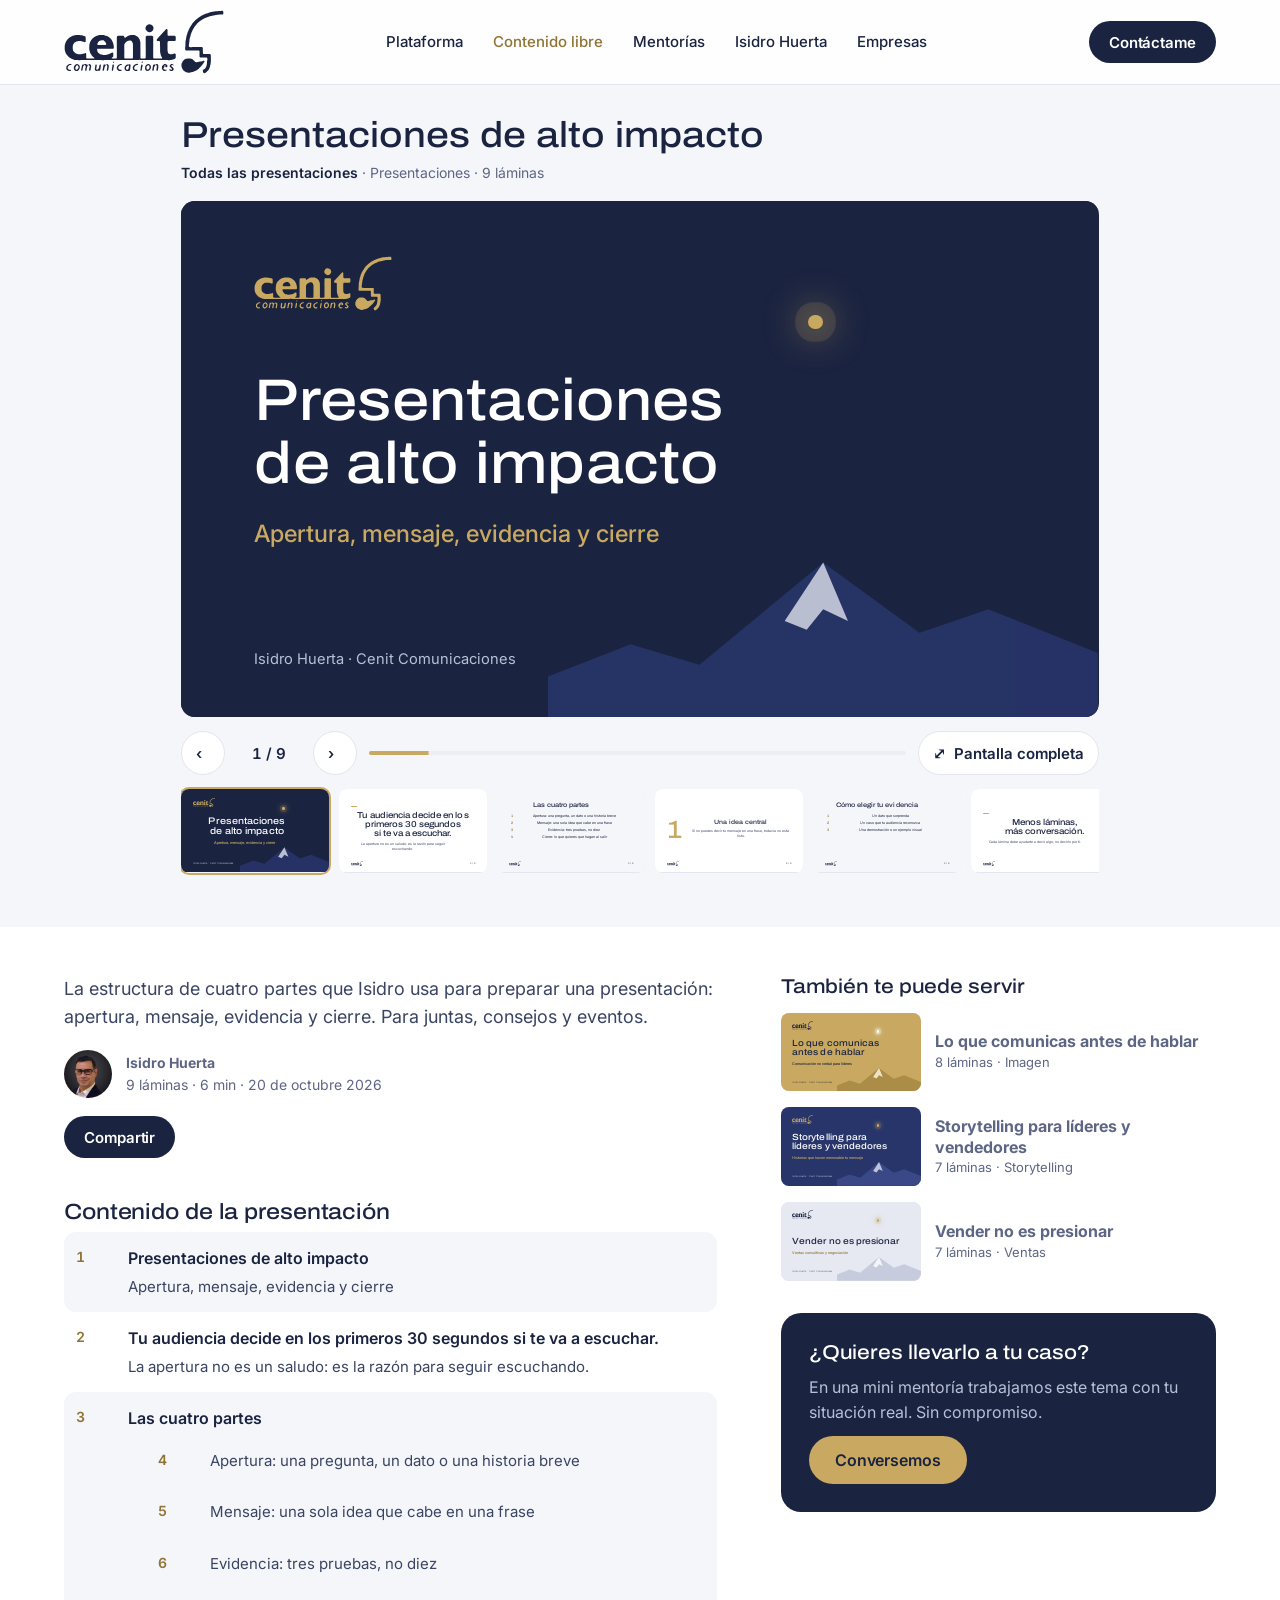
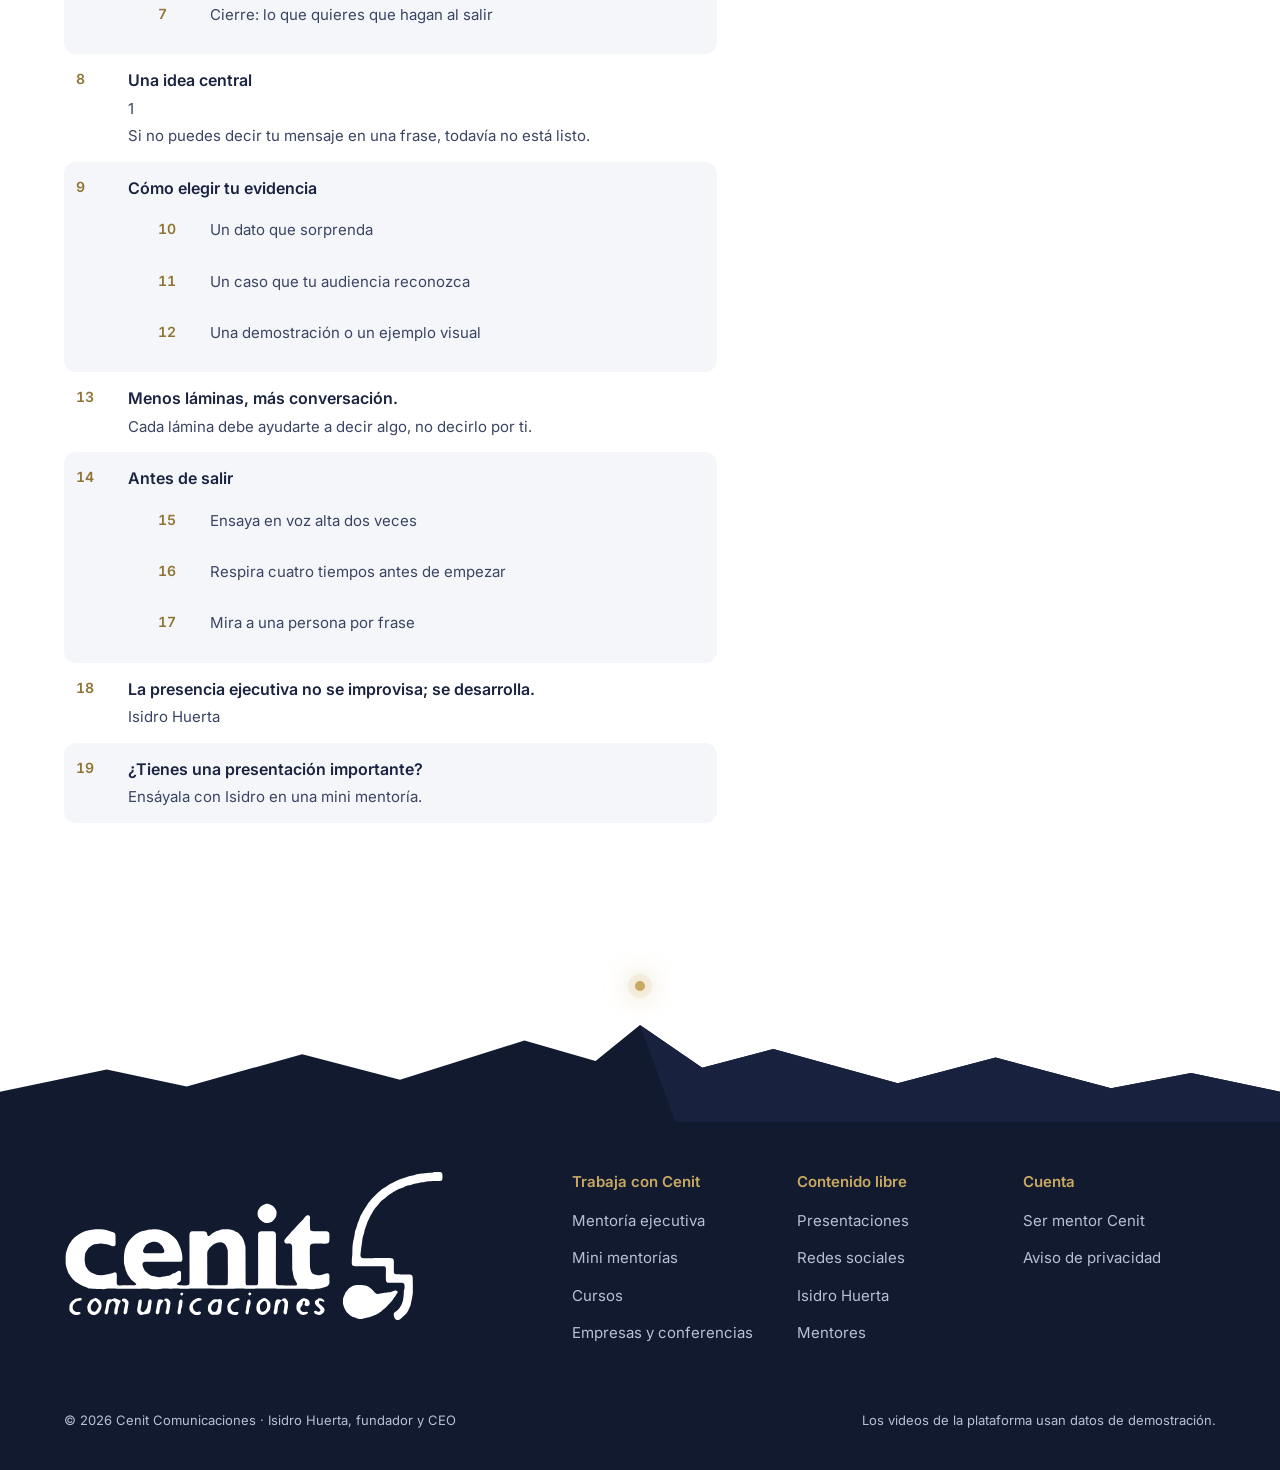
<file: presentaciones/presentaciones-de-alto-impacto/index.html>
<!DOCTYPE html>
<html lang="es">
<head>
    <meta charset="utf-8" />
    <meta name="viewport" content="width=device-width, initial-scale=1, viewport-fit=cover" />
    <title>Presentaciones de alto impacto &#xB7; Cenit Comunicaciones</title>
    <meta name="description" content="La estructura de cuatro partes que Isidro usa para preparar una presentaci&#xF3;n: apertura, mensaje, evidencia y cierre. Para juntas, consejos y eventos." />
    <meta property="og:title" content="Presentaciones de alto impacto" />
    <meta property="og:description" content="La estructura de cuatro partes que Isidro usa para preparar una presentaci&#xF3;n: apertura, mensaje, evidencia y cierre. Para juntas, consejos y eventos." />
    <meta property="og:type" content="website" />
    <meta name="theme-color" content="#1a2340" />
    <link rel="preload" href="/img/cenit-logo-blanco.svg" as="image" />
    <link rel="stylesheet" href="/lib/archivo/archivo.css" />
    <link rel="stylesheet" href="/lib/inter/inter.css" />
    <link rel="stylesheet" href="/css/cenit.css?v=Ry5DyrSQDbYbBgVZlXgPZFQcPErw0R7fAEncHwg9FHQ" />
    
  <link rel="canonical" href="https://isidrohuerta.github.io/presentaciones/presentaciones-de-alto-impacto" />

    <script>document.documentElement.classList.add('js');</script>
</head>
<body class="">
<a class="saltar" href="#contenido">Saltar al contenido</a>

<header class="nav" id="nav">
  <div class="wrap">
    <a class="brand" href="/" aria-label="Cenit Comunicaciones, inicio">
      <img class="logo-claro" src="/img/cenit-logo-blanco.svg" alt="" width="601" height="240">
      <img class="logo-navy" src="/img/cenit-logo-navy.svg" alt="" width="601" height="240">
    </a>
    <nav class="links" aria-label="Secciones">
      <a href="/#plataforma">Plataforma</a>
      <a href="/presentaciones/" aria-current="page">Contenido libre</a>
      <a href="/#formas">Mentorías</a>
      <a href="/#isidro">Isidro Huerta</a>
      <a href="/#empresas">Empresas</a>
    </nav>
    <div class="nav-r">
      <a class="btn primary sm" href="/#contacto">Contáctame</a>
      <button class="menu-btn" type="button" aria-expanded="false" aria-controls="menu-movil" id="menuBtn">
        <span class="sr">Menú</span><i></i><i></i>
      </button>
    </div>
  </div>
  <div class="menu-movil" id="menu-movil" hidden>
    <a href="/#plataforma">Plataforma</a>
    <a href="/presentaciones/">Contenido libre</a>
    <a href="/#formas">Mentorías</a>
    <a href="/#isidro">Isidro Huerta</a>
    <a href="/#empresas">Empresas</a>
    <a href="/#contacto">Contacto</a>
  </div>
</header>

<main id="contenido">

<section class="visor-sec" aria-labelledby="t-pres">
  <div class="wrap">
    <div class="visor-top">
      <h1 id="t-pres">Presentaciones de alto impacto</h1>
      <p class="miga"><a href="/presentaciones/">Todas las presentaciones</a> · Presentaciones · 9 láminas</p>
    </div>
    <div class="visor" data-ui id="visor" tabindex="0" aria-roledescription="presentación" aria-label="Presentaciones de alto impacto. Usa las flechas para cambiar de lámina.">
      <div class="pista" id="pista" aria-live="polite" >
<div class="lam lam-portada    tono-navy" data-n="1">
  <div class="lam-in">
        <img class="lam-logo" src="/img/cenit-logo-oro.svg" alt="" width="601" height="240" loading="lazy">
        <h3 class="lam-t">Presentaciones de alto impacto</h3>
 <p class="lam-x">Apertura, mensaje, evidencia y cierre</p>         <p class="lam-autor">Isidro Huerta · Cenit Comunicaciones</p>
        <svg class="lam-monte" viewBox="0 0 400 120" preserveAspectRatio="none" aria-hidden="true"><path class="m1" d="M0 120V92l60-22 50 14 90-70 70 48 50-16 80 30v44z"/><path class="m2" d="M200 14l18 40-18-8-12 14-16-6z"/></svg>
        <span class="lam-cenit" aria-hidden="true"></span>
  </div>
</div>
<div class="lam lam-idea    tono-navy" data-n="2">
  <div class="lam-in">
        <h3 class="lam-t">Tu audiencia decide en los primeros 30 segundos si te va a escuchar.</h3>
 <p class="lam-x">La apertura no es un saludo: es la raz&#xF3;n para seguir escuchando.</p>       <div class="lam-pie"><img src="/img/cenit-logo-navy.svg" alt="" width="601" height="240" loading="lazy"><span>2 / 9</span></div>
  </div>
</div>
<div class="lam lam-lista    tono-navy" data-n="3">
  <div class="lam-in">
        <h3 class="lam-t">Las cuatro partes</h3>
        <ol class="lam-puntos"> <li>Apertura: una pregunta, un dato o una historia breve</li>  <li>Mensaje: una sola idea que cabe en una frase</li>  <li>Evidencia: tres pruebas, no diez</li>  <li>Cierre: lo que quieres que hagan al salir</li> </ol>
      <div class="lam-pie"><img src="/img/cenit-logo-navy.svg" alt="" width="601" height="240" loading="lazy"><span>3 / 9</span></div>
  </div>
</div>
<div class="lam lam-numero    tono-navy" data-n="4">
  <div class="lam-in">
        <p class="lam-dato">1</p>
        <div class="lam-col"><h3 class="lam-t">Una idea central</h3> <p class="lam-x">Si no puedes decir tu mensaje en una frase, todav&#xED;a no est&#xE1; listo.</p> </div>
      <div class="lam-pie"><img src="/img/cenit-logo-navy.svg" alt="" width="601" height="240" loading="lazy"><span>4 / 9</span></div>
  </div>
</div>
<div class="lam lam-lista    tono-navy" data-n="5">
  <div class="lam-in">
        <h3 class="lam-t">C&#xF3;mo elegir tu evidencia</h3>
        <ol class="lam-puntos"> <li>Un dato que sorprenda</li>  <li>Un caso que tu audiencia reconozca</li>  <li>Una demostraci&#xF3;n o un ejemplo visual</li> </ol>
      <div class="lam-pie"><img src="/img/cenit-logo-navy.svg" alt="" width="601" height="240" loading="lazy"><span>5 / 9</span></div>
  </div>
</div>
<div class="lam lam-idea    tono-navy" data-n="6">
  <div class="lam-in">
        <h3 class="lam-t">Menos l&#xE1;minas, m&#xE1;s conversaci&#xF3;n.</h3>
 <p class="lam-x">Cada l&#xE1;mina debe ayudarte a decir algo, no decirlo por ti.</p>       <div class="lam-pie"><img src="/img/cenit-logo-navy.svg" alt="" width="601" height="240" loading="lazy"><span>6 / 9</span></div>
  </div>
</div>
<div class="lam lam-lista    tono-navy" data-n="7">
  <div class="lam-in">
        <h3 class="lam-t">Antes de salir</h3>
        <ol class="lam-puntos"> <li>Ensaya en voz alta dos veces</li>  <li>Respira cuatro tiempos antes de empezar</li>  <li>Mira a una persona por frase</li> </ol>
      <div class="lam-pie"><img src="/img/cenit-logo-navy.svg" alt="" width="601" height="240" loading="lazy"><span>7 / 9</span></div>
  </div>
</div>
<div class="lam lam-cita    tono-navy" data-n="8">
  <div class="lam-in">
        <blockquote class="lam-t">“La presencia ejecutiva no se improvisa; se desarrolla.”</blockquote>
 <p class="lam-x">— Isidro Huerta</p>       <div class="lam-pie"><img src="/img/cenit-logo-navy.svg" alt="" width="601" height="240" loading="lazy"><span>8 / 9</span></div>
  </div>
</div>
<div class="lam lam-cierre    tono-navy" data-n="9">
  <div class="lam-in">
        <h3 class="lam-t">&#xBF;Tienes una presentaci&#xF3;n importante?</h3>
 <p class="lam-x">Ens&#xE1;yala con Isidro en una mini mentor&#xED;a.</p>  <p class="lam-cta">Conversemos · cenit-comunicaciones.com</p>       <div class="lam-pie"><img src="/img/cenit-logo-blanco.svg" alt="" width="601" height="240" loading="lazy"><span>9 / 9</span></div>
  </div>
</div>
      </div>
      <div class="visor-nav"><button type="button" id="ant" aria-label="Lámina anterior">‹</button><button type="button" id="sig" aria-label="Lámina siguiente">›</button></div>
    </div>
    <div class="barra">
      <button type="button" id="ant2" aria-label="Lámina anterior">‹</button>
      <span class="cuenta" id="cuenta">1 / 9</span>
      <button type="button" id="sig2" aria-label="Lámina siguiente">›</button>
      <span class="avance" aria-hidden="true"><i id="avance" style="transform:scaleX(0.1111111111111111)"></i></span>
      <button type="button" id="completa" aria-label="Pantalla completa">⤢ <span>Pantalla completa</span></button>
    </div>
    <div class="miniaturas" data-ui id="minis" aria-label="Láminas">
        <button type="button" data-i="0" aria-label="Ir a la lámina 1" aria-current="true"><span aria-hidden="true" style="display:block"><div class="lam lam-portada    tono-navy" data-n="1">
  <div class="lam-in">
        <img class="lam-logo" src="/img/cenit-logo-oro.svg" alt="" width="601" height="240" loading="lazy">
        <h3 class="lam-t">Presentaciones de alto impacto</h3>
 <p class="lam-x">Apertura, mensaje, evidencia y cierre</p>         <p class="lam-autor">Isidro Huerta · Cenit Comunicaciones</p>
        <svg class="lam-monte" viewBox="0 0 400 120" preserveAspectRatio="none" aria-hidden="true"><path class="m1" d="M0 120V92l60-22 50 14 90-70 70 48 50-16 80 30v44z"/><path class="m2" d="M200 14l18 40-18-8-12 14-16-6z"/></svg>
        <span class="lam-cenit" aria-hidden="true"></span>
  </div>
</div>
</span></button>
        <button type="button" data-i="1" aria-label="Ir a la lámina 2" aria-current="false"><span aria-hidden="true" style="display:block"><div class="lam lam-idea    tono-navy" data-n="2">
  <div class="lam-in">
        <h3 class="lam-t">Tu audiencia decide en los primeros 30 segundos si te va a escuchar.</h3>
 <p class="lam-x">La apertura no es un saludo: es la raz&#xF3;n para seguir escuchando.</p>       <div class="lam-pie"><img src="/img/cenit-logo-navy.svg" alt="" width="601" height="240" loading="lazy"><span>2 / 9</span></div>
  </div>
</div>
</span></button>
        <button type="button" data-i="2" aria-label="Ir a la lámina 3" aria-current="false"><span aria-hidden="true" style="display:block"><div class="lam lam-lista    tono-navy" data-n="3">
  <div class="lam-in">
        <h3 class="lam-t">Las cuatro partes</h3>
        <ol class="lam-puntos"> <li>Apertura: una pregunta, un dato o una historia breve</li>  <li>Mensaje: una sola idea que cabe en una frase</li>  <li>Evidencia: tres pruebas, no diez</li>  <li>Cierre: lo que quieres que hagan al salir</li> </ol>
      <div class="lam-pie"><img src="/img/cenit-logo-navy.svg" alt="" width="601" height="240" loading="lazy"><span>3 / 9</span></div>
  </div>
</div>
</span></button>
        <button type="button" data-i="3" aria-label="Ir a la lámina 4" aria-current="false"><span aria-hidden="true" style="display:block"><div class="lam lam-numero    tono-navy" data-n="4">
  <div class="lam-in">
        <p class="lam-dato">1</p>
        <div class="lam-col"><h3 class="lam-t">Una idea central</h3> <p class="lam-x">Si no puedes decir tu mensaje en una frase, todav&#xED;a no est&#xE1; listo.</p> </div>
      <div class="lam-pie"><img src="/img/cenit-logo-navy.svg" alt="" width="601" height="240" loading="lazy"><span>4 / 9</span></div>
  </div>
</div>
</span></button>
        <button type="button" data-i="4" aria-label="Ir a la lámina 5" aria-current="false"><span aria-hidden="true" style="display:block"><div class="lam lam-lista    tono-navy" data-n="5">
  <div class="lam-in">
        <h3 class="lam-t">C&#xF3;mo elegir tu evidencia</h3>
        <ol class="lam-puntos"> <li>Un dato que sorprenda</li>  <li>Un caso que tu audiencia reconozca</li>  <li>Una demostraci&#xF3;n o un ejemplo visual</li> </ol>
      <div class="lam-pie"><img src="/img/cenit-logo-navy.svg" alt="" width="601" height="240" loading="lazy"><span>5 / 9</span></div>
  </div>
</div>
</span></button>
        <button type="button" data-i="5" aria-label="Ir a la lámina 6" aria-current="false"><span aria-hidden="true" style="display:block"><div class="lam lam-idea    tono-navy" data-n="6">
  <div class="lam-in">
        <h3 class="lam-t">Menos l&#xE1;minas, m&#xE1;s conversaci&#xF3;n.</h3>
 <p class="lam-x">Cada l&#xE1;mina debe ayudarte a decir algo, no decirlo por ti.</p>       <div class="lam-pie"><img src="/img/cenit-logo-navy.svg" alt="" width="601" height="240" loading="lazy"><span>6 / 9</span></div>
  </div>
</div>
</span></button>
        <button type="button" data-i="6" aria-label="Ir a la lámina 7" aria-current="false"><span aria-hidden="true" style="display:block"><div class="lam lam-lista    tono-navy" data-n="7">
  <div class="lam-in">
        <h3 class="lam-t">Antes de salir</h3>
        <ol class="lam-puntos"> <li>Ensaya en voz alta dos veces</li>  <li>Respira cuatro tiempos antes de empezar</li>  <li>Mira a una persona por frase</li> </ol>
      <div class="lam-pie"><img src="/img/cenit-logo-navy.svg" alt="" width="601" height="240" loading="lazy"><span>7 / 9</span></div>
  </div>
</div>
</span></button>
        <button type="button" data-i="7" aria-label="Ir a la lámina 8" aria-current="false"><span aria-hidden="true" style="display:block"><div class="lam lam-cita    tono-navy" data-n="8">
  <div class="lam-in">
        <blockquote class="lam-t">“La presencia ejecutiva no se improvisa; se desarrolla.”</blockquote>
 <p class="lam-x">— Isidro Huerta</p>       <div class="lam-pie"><img src="/img/cenit-logo-navy.svg" alt="" width="601" height="240" loading="lazy"><span>8 / 9</span></div>
  </div>
</div>
</span></button>
        <button type="button" data-i="8" aria-label="Ir a la lámina 9" aria-current="false"><span aria-hidden="true" style="display:block"><div class="lam lam-cierre    tono-navy" data-n="9">
  <div class="lam-in">
        <h3 class="lam-t">&#xBF;Tienes una presentaci&#xF3;n importante?</h3>
 <p class="lam-x">Ens&#xE1;yala con Isidro en una mini mentor&#xED;a.</p>  <p class="lam-cta">Conversemos · cenit-comunicaciones.com</p>       <div class="lam-pie"><img src="/img/cenit-logo-blanco.svg" alt="" width="601" height="240" loading="lazy"><span>9 / 9</span></div>
  </div>
</div>
</span></button>
    </div>
  </div>
</section>

<section class="visor-info" aria-label="Sobre esta presentación">
  <div class="wrap">
    <div class="principal">
      <p class="lead resumen">La estructura de cuatro partes que Isidro usa para preparar una presentaci&#xF3;n: apertura, mensaje, evidencia y cierre. Para juntas, consejos y eventos.</p>
      <div class="autor">
        <span class="av"> <img src="/img/equipo/isidro-huerta.jpg" alt="" loading="lazy"> </span>
        <span><b>Isidro Huerta</b><span>9 láminas · 6 min · 20 de octubre 2026</span></span>
      </div>
      <div class="acciones">
        <button class="btn primary sm" type="button" id="compartir" data-url="https://isidrohuerta.github.io/presentaciones/presentaciones-de-alto-impacto" data-titulo="Presentaciones de alto impacto">Compartir</button>
      </div>
      <div class="transcripcion">
        <h2>Contenido de la presentación</h2>
        <ol>
            <li><b>Presentaciones de alto impacto</b>
 <p>Apertura, mensaje, evidencia y cierre</p>             </li>
            <li><b>Tu audiencia decide en los primeros 30 segundos si te va a escuchar.</b>
 <p>La apertura no es un saludo: es la raz&#xF3;n para seguir escuchando.</p>             </li>
            <li><b>Las cuatro partes</b>
 <ul> <li>Apertura: una pregunta, un dato o una historia breve</li>  <li>Mensaje: una sola idea que cabe en una frase</li>  <li>Evidencia: tres pruebas, no diez</li>  <li>Cierre: lo que quieres que hagan al salir</li> </ul>             </li>
            <li><b>Una idea central</b>
 <p>1</p>  <p>Si no puedes decir tu mensaje en una frase, todav&#xED;a no est&#xE1; listo.</p>             </li>
            <li><b>C&#xF3;mo elegir tu evidencia</b>
 <ul> <li>Un dato que sorprenda</li>  <li>Un caso que tu audiencia reconozca</li>  <li>Una demostraci&#xF3;n o un ejemplo visual</li> </ul>             </li>
            <li><b>Menos l&#xE1;minas, m&#xE1;s conversaci&#xF3;n.</b>
 <p>Cada l&#xE1;mina debe ayudarte a decir algo, no decirlo por ti.</p>             </li>
            <li><b>Antes de salir</b>
 <ul> <li>Ensaya en voz alta dos veces</li>  <li>Respira cuatro tiempos antes de empezar</li>  <li>Mira a una persona por frase</li> </ul>             </li>
            <li><b>La presencia ejecutiva no se improvisa; se desarrolla.</b>
 <p>Isidro Huerta</p>             </li>
            <li><b>&#xBF;Tienes una presentaci&#xF3;n importante?</b>
 <p>Ens&#xE1;yala con Isidro en una mini mentor&#xED;a.</p>             </li>
        </ol>
      </div>
    </div>
    <aside class="lateral" aria-label="Más presentaciones">
        <h2>También te puede servir</h2>
          <a class="rel" href="/presentaciones/comunicacion-no-verbal/">
            <span class="deck-cover" aria-hidden="true" data-ui><div class="lam lam-portada    tono-oro" data-n="1">
  <div class="lam-in">
        <img class="lam-logo" src="/img/cenit-logo-navy.svg" alt="" width="601" height="240" loading="lazy">
        <h3 class="lam-t">Lo que comunicas antes de hablar</h3>
 <p class="lam-x">Comunicaci&#xF3;n no verbal para l&#xED;deres</p>         <p class="lam-autor">Isidro Huerta · Cenit Comunicaciones</p>
        <svg class="lam-monte" viewBox="0 0 400 120" preserveAspectRatio="none" aria-hidden="true"><path class="m1" d="M0 120V92l60-22 50 14 90-70 70 48 50-16 80 30v44z"/><path class="m2" d="M200 14l18 40-18-8-12 14-16-6z"/></svg>
        <span class="lam-cenit" aria-hidden="true"></span>
  </div>
</div>
</span>
            <span><b>Lo que comunicas antes de hablar</b><span>8 láminas · Imagen</span></span>
          </a>
          <a class="rel" href="/presentaciones/storytelling-para-lideres/">
            <span class="deck-cover" aria-hidden="true" data-ui><div class="lam lam-portada    tono-suave" data-n="1">
  <div class="lam-in">
        <img class="lam-logo" src="/img/cenit-logo-oro.svg" alt="" width="601" height="240" loading="lazy">
        <h3 class="lam-t">Storytelling para l&#xED;deres y vendedores</h3>
 <p class="lam-x">Historias que hacen memorable tu mensaje</p>         <p class="lam-autor">Isidro Huerta · Cenit Comunicaciones</p>
        <svg class="lam-monte" viewBox="0 0 400 120" preserveAspectRatio="none" aria-hidden="true"><path class="m1" d="M0 120V92l60-22 50 14 90-70 70 48 50-16 80 30v44z"/><path class="m2" d="M200 14l18 40-18-8-12 14-16-6z"/></svg>
        <span class="lam-cenit" aria-hidden="true"></span>
  </div>
</div>
</span>
            <span><b>Storytelling para l&#xED;deres y vendedores</b><span>7 láminas · Storytelling</span></span>
          </a>
          <a class="rel" href="/presentaciones/ventas-consultivas/">
            <span class="deck-cover" aria-hidden="true" data-ui><div class="lam lam-portada    tono-claro" data-n="1">
  <div class="lam-in">
        <img class="lam-logo" src="/img/cenit-logo-navy.svg" alt="" width="601" height="240" loading="lazy">
        <h3 class="lam-t">Vender no es presionar</h3>
 <p class="lam-x">Ventas consultivas y negociaci&#xF3;n</p>         <p class="lam-autor">Isidro Huerta · Cenit Comunicaciones</p>
        <svg class="lam-monte" viewBox="0 0 400 120" preserveAspectRatio="none" aria-hidden="true"><path class="m1" d="M0 120V92l60-22 50 14 90-70 70 48 50-16 80 30v44z"/><path class="m2" d="M200 14l18 40-18-8-12 14-16-6z"/></svg>
        <span class="lam-cenit" aria-hidden="true"></span>
  </div>
</div>
</span>
            <span><b>Vender no es presionar</b><span>7 láminas · Ventas</span></span>
          </a>
      <div class="cta-lateral">
        <h2>¿Quieres llevarlo a tu caso?</h2>
        <p>En una mini mentoría trabajamos este tema con tu situación real. Sin compromiso.</p>
        <a class="btn gold" href="/#contacto">Conversemos</a>
      </div>
    </aside>
  </div>
</section>


</main>

<div class="pie-cordillera" aria-hidden="true"><svg viewBox="0 0 1440 120" preserveAspectRatio="none"><path d="M0 120V84l120-26 90 20 130-38 110 30 140-46 80 24L720 6l70 50 80-22 140 40 110-30 130 36 90-18 100 22v36z" fill="#121a30"/><path d="M720 6l70 50 80-22 140 40 110-30 130 36 90-18 100 22v36H760z" fill="#18213d"/></svg><span class="pie-estrella"></span></div>
<footer class="pie">
  <div class="wrap">
    <div class="pie-top">
      <a class="pie-logo" href="/" aria-label="Cenit Comunicaciones"><img src="/img/cenit-logo-blanco.svg" alt="Cenit Comunicaciones" width="601" height="240" loading="lazy"></a>
      <div class="cols">
        <div><b>Trabaja con Cenit</b><a href="/#formas">Mentoría ejecutiva</a><a href="/#resolver">Mini mentorías</a><a href="/#cursos">Cursos</a><a href="/#empresas">Empresas y conferencias</a></div>
        <div><b>Contenido libre</b><a href="/presentaciones/">Presentaciones</a><a href="/#redes">Redes sociales</a><a href="/#isidro">Isidro Huerta</a><a href="/#mentores">Mentores</a></div>
        <div><b>Cuenta</b><a href="/#contacto" data-interes="Ser mentor Cenit">Ser mentor Cenit</a><a href="/privacidad/">Aviso de privacidad</a></div>
      </div>
    </div>
    <div class="legal"><span>© 2026 Cenit Comunicaciones · Isidro Huerta, fundador y CEO</span><span>Los videos de la plataforma usan datos de demostración.</span></div>
  </div>
</footer>

<script src="/js/cenit.js?v=6ZfvreAUX_l-q579YPf9SDGw4Pp0Y4RIh1-Ma4n7p5k"></script>

  <script src="/js/presentaciones.js?v=9DwVe4ujKjpzxj6Xfyt3GstVNpVoygF0A7gsYSZsPrk"></script>

</body>
</html>
</file>
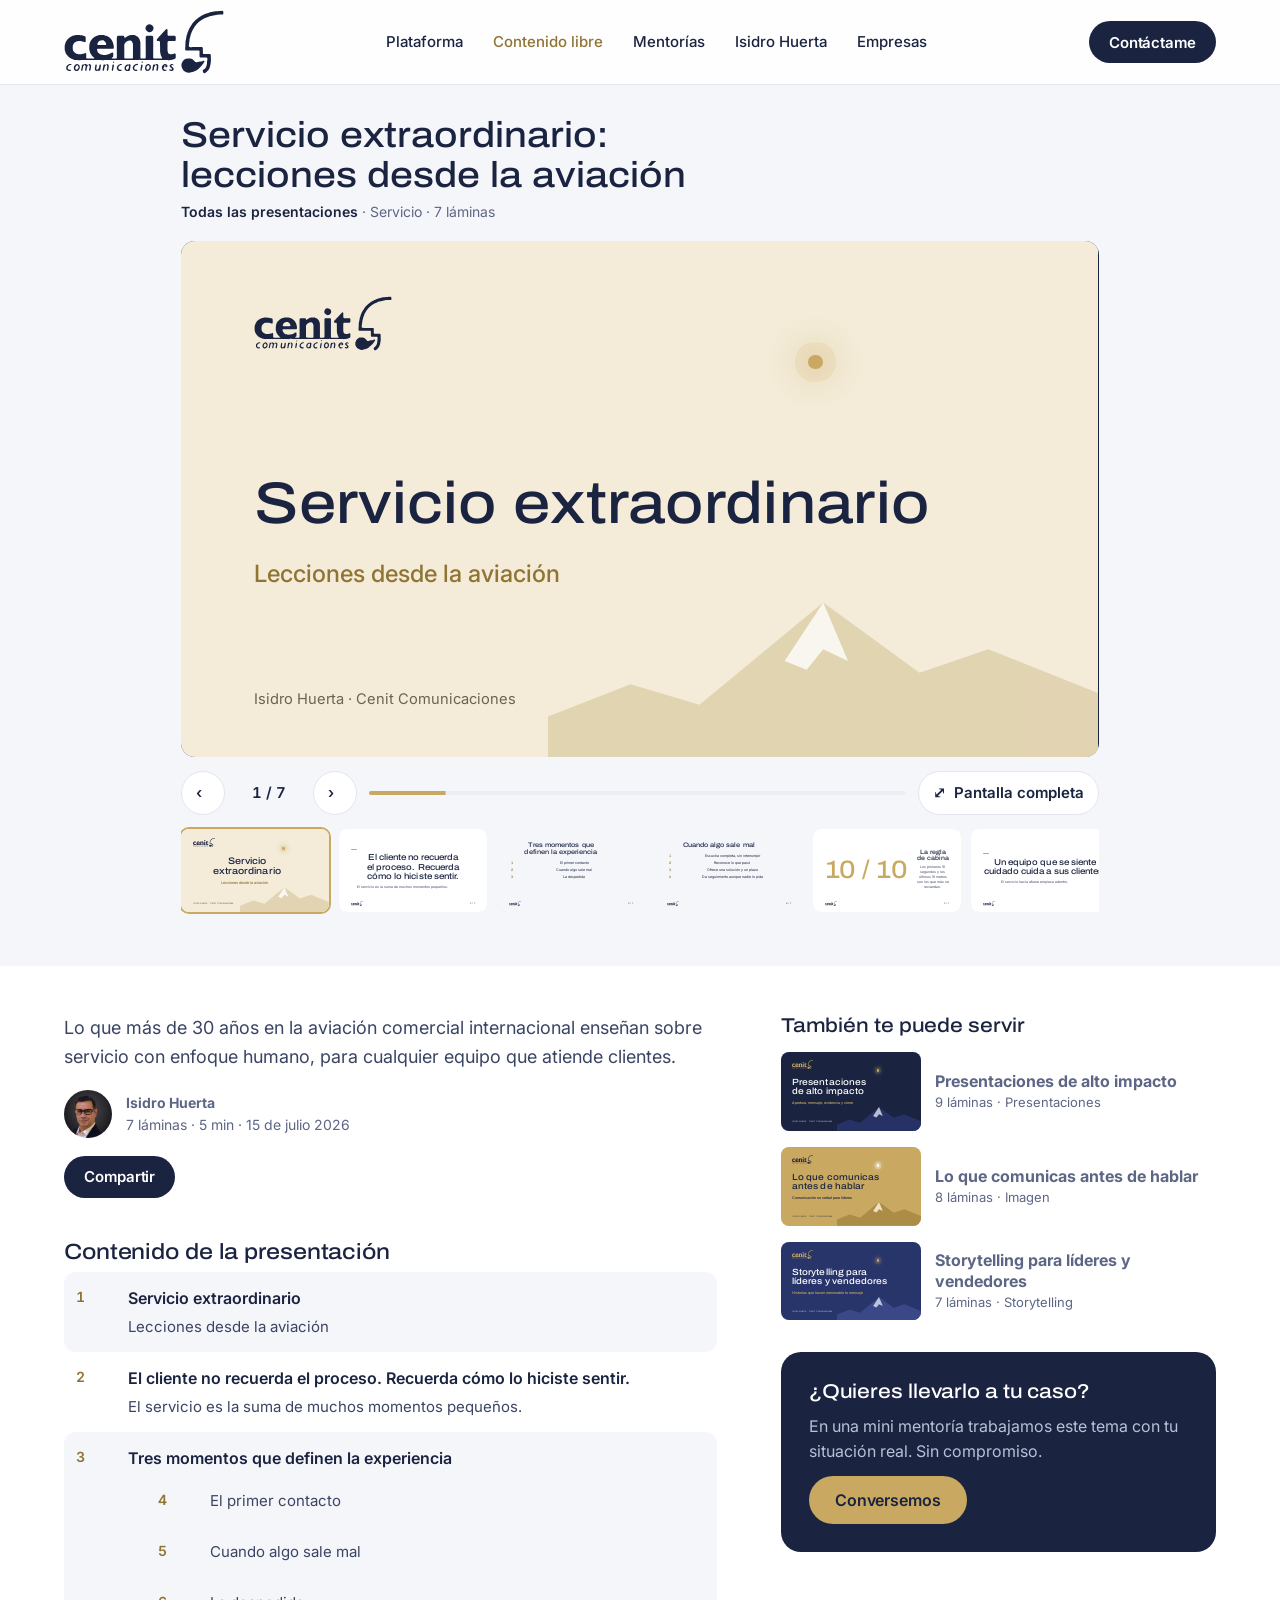
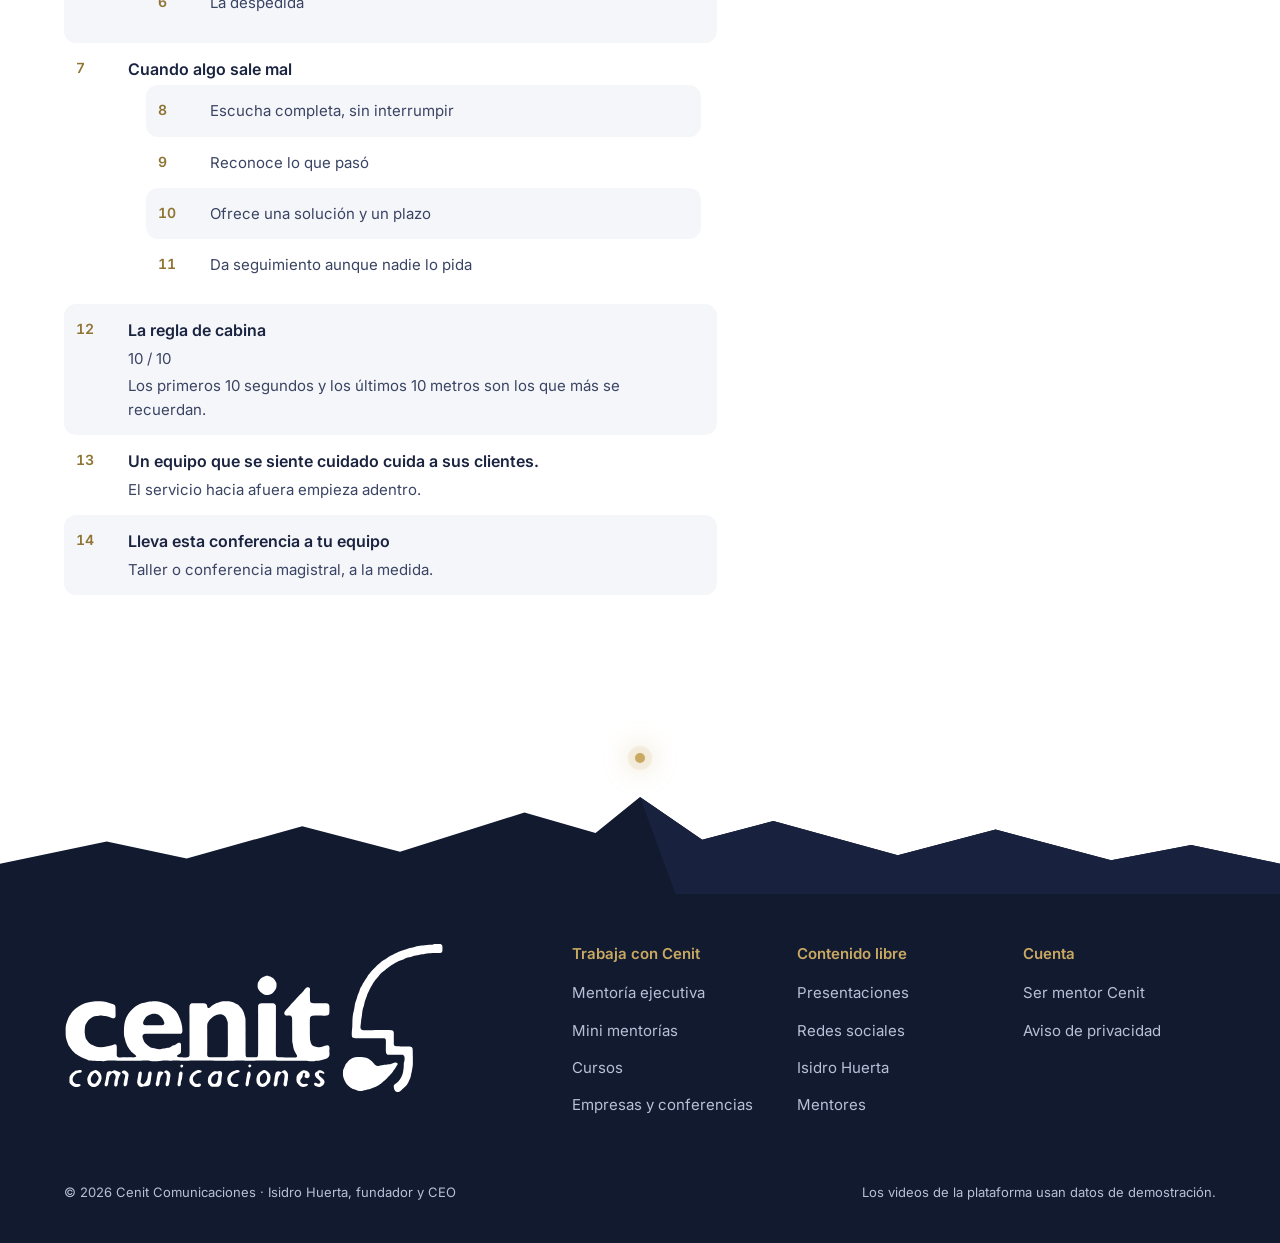
<file: presentaciones/servicio-extraordinario/index.html>
<!DOCTYPE html>
<html lang="es">
<head>
    <meta charset="utf-8" />
    <meta name="viewport" content="width=device-width, initial-scale=1, viewport-fit=cover" />
    <title>Servicio extraordinario: lecciones desde la aviaci&#xF3;n &#xB7; Cenit Comunicaciones</title>
    <meta name="description" content="Lo que m&#xE1;s de 30 a&#xF1;os en la aviaci&#xF3;n comercial internacional ense&#xF1;an sobre servicio con enfoque humano, para cualquier equipo que atiende clientes." />
    <meta property="og:title" content="Servicio extraordinario: lecciones desde la aviaci&#xF3;n" />
    <meta property="og:description" content="Lo que m&#xE1;s de 30 a&#xF1;os en la aviaci&#xF3;n comercial internacional ense&#xF1;an sobre servicio con enfoque humano, para cualquier equipo que atiende clientes." />
    <meta property="og:type" content="website" />
    <meta name="theme-color" content="#1a2340" />
    <link rel="preload" href="/img/cenit-logo-blanco.svg" as="image" />
    <link rel="stylesheet" href="/lib/archivo/archivo.css" />
    <link rel="stylesheet" href="/lib/inter/inter.css" />
    <link rel="stylesheet" href="/css/cenit.css?v=Ry5DyrSQDbYbBgVZlXgPZFQcPErw0R7fAEncHwg9FHQ" />
    
  <link rel="canonical" href="https://isidrohuerta.github.io/presentaciones/servicio-extraordinario" />

    <script>document.documentElement.classList.add('js');</script>
</head>
<body class="">
<a class="saltar" href="#contenido">Saltar al contenido</a>

<header class="nav" id="nav">
  <div class="wrap">
    <a class="brand" href="/" aria-label="Cenit Comunicaciones, inicio">
      <img class="logo-claro" src="/img/cenit-logo-blanco.svg" alt="" width="601" height="240">
      <img class="logo-navy" src="/img/cenit-logo-navy.svg" alt="" width="601" height="240">
    </a>
    <nav class="links" aria-label="Secciones">
      <a href="/#plataforma">Plataforma</a>
      <a href="/presentaciones/" aria-current="page">Contenido libre</a>
      <a href="/#formas">Mentorías</a>
      <a href="/#isidro">Isidro Huerta</a>
      <a href="/#empresas">Empresas</a>
    </nav>
    <div class="nav-r">
      <a class="btn primary sm" href="/#contacto">Contáctame</a>
      <button class="menu-btn" type="button" aria-expanded="false" aria-controls="menu-movil" id="menuBtn">
        <span class="sr">Menú</span><i></i><i></i>
      </button>
    </div>
  </div>
  <div class="menu-movil" id="menu-movil" hidden>
    <a href="/#plataforma">Plataforma</a>
    <a href="/presentaciones/">Contenido libre</a>
    <a href="/#formas">Mentorías</a>
    <a href="/#isidro">Isidro Huerta</a>
    <a href="/#empresas">Empresas</a>
    <a href="/#contacto">Contacto</a>
  </div>
</header>

<main id="contenido">

<section class="visor-sec" aria-labelledby="t-pres">
  <div class="wrap">
    <div class="visor-top">
      <h1 id="t-pres">Servicio extraordinario: lecciones desde la aviaci&#xF3;n</h1>
      <p class="miga"><a href="/presentaciones/">Todas las presentaciones</a> · Servicio · 7 láminas</p>
    </div>
    <div class="visor" data-ui id="visor" tabindex="0" aria-roledescription="presentación" aria-label="Servicio extraordinario: lecciones desde la aviaci&#xF3;n. Usa las flechas para cambiar de lámina.">
      <div class="pista" id="pista" aria-live="polite" >
<div class="lam lam-portada    tono-marfil" data-n="1">
  <div class="lam-in">
        <img class="lam-logo" src="/img/cenit-logo-navy.svg" alt="" width="601" height="240" loading="lazy">
        <h3 class="lam-t">Servicio extraordinario</h3>
 <p class="lam-x">Lecciones desde la aviaci&#xF3;n</p>         <p class="lam-autor">Isidro Huerta · Cenit Comunicaciones</p>
        <svg class="lam-monte" viewBox="0 0 400 120" preserveAspectRatio="none" aria-hidden="true"><path class="m1" d="M0 120V92l60-22 50 14 90-70 70 48 50-16 80 30v44z"/><path class="m2" d="M200 14l18 40-18-8-12 14-16-6z"/></svg>
        <span class="lam-cenit" aria-hidden="true"></span>
  </div>
</div>
<div class="lam lam-idea    tono-marfil" data-n="2">
  <div class="lam-in">
        <h3 class="lam-t">El cliente no recuerda el proceso. Recuerda c&#xF3;mo lo hiciste sentir.</h3>
 <p class="lam-x">El servicio es la suma de muchos momentos peque&#xF1;os.</p>       <div class="lam-pie"><img src="/img/cenit-logo-navy.svg" alt="" width="601" height="240" loading="lazy"><span>2 / 7</span></div>
  </div>
</div>
<div class="lam lam-lista    tono-marfil" data-n="3">
  <div class="lam-in">
        <h3 class="lam-t">Tres momentos que definen la experiencia</h3>
        <ol class="lam-puntos"> <li>El primer contacto</li>  <li>Cuando algo sale mal</li>  <li>La despedida</li> </ol>
      <div class="lam-pie"><img src="/img/cenit-logo-navy.svg" alt="" width="601" height="240" loading="lazy"><span>3 / 7</span></div>
  </div>
</div>
<div class="lam lam-lista    tono-marfil" data-n="4">
  <div class="lam-in">
        <h3 class="lam-t">Cuando algo sale mal</h3>
        <ol class="lam-puntos"> <li>Escucha completa, sin interrumpir</li>  <li>Reconoce lo que pas&#xF3;</li>  <li>Ofrece una soluci&#xF3;n y un plazo</li>  <li>Da seguimiento aunque nadie lo pida</li> </ol>
      <div class="lam-pie"><img src="/img/cenit-logo-navy.svg" alt="" width="601" height="240" loading="lazy"><span>4 / 7</span></div>
  </div>
</div>
<div class="lam lam-numero    tono-marfil" data-n="5">
  <div class="lam-in">
        <p class="lam-dato">10 / 10</p>
        <div class="lam-col"><h3 class="lam-t">La regla de cabina</h3> <p class="lam-x">Los primeros 10 segundos y los &#xFA;ltimos 10 metros son los que m&#xE1;s se recuerdan.</p> </div>
      <div class="lam-pie"><img src="/img/cenit-logo-navy.svg" alt="" width="601" height="240" loading="lazy"><span>5 / 7</span></div>
  </div>
</div>
<div class="lam lam-idea    tono-marfil" data-n="6">
  <div class="lam-in">
        <h3 class="lam-t">Un equipo que se siente cuidado cuida a sus clientes.</h3>
 <p class="lam-x">El servicio hacia afuera empieza adentro.</p>       <div class="lam-pie"><img src="/img/cenit-logo-navy.svg" alt="" width="601" height="240" loading="lazy"><span>6 / 7</span></div>
  </div>
</div>
<div class="lam lam-cierre    tono-marfil" data-n="7">
  <div class="lam-in">
        <h3 class="lam-t">Lleva esta conferencia a tu equipo</h3>
 <p class="lam-x">Taller o conferencia magistral, a la medida.</p>  <p class="lam-cta">Conversemos · cenit-comunicaciones.com</p>       <div class="lam-pie"><img src="/img/cenit-logo-navy.svg" alt="" width="601" height="240" loading="lazy"><span>7 / 7</span></div>
  </div>
</div>
      </div>
      <div class="visor-nav"><button type="button" id="ant" aria-label="Lámina anterior">‹</button><button type="button" id="sig" aria-label="Lámina siguiente">›</button></div>
    </div>
    <div class="barra">
      <button type="button" id="ant2" aria-label="Lámina anterior">‹</button>
      <span class="cuenta" id="cuenta">1 / 7</span>
      <button type="button" id="sig2" aria-label="Lámina siguiente">›</button>
      <span class="avance" aria-hidden="true"><i id="avance" style="transform:scaleX(0.14285714285714285)"></i></span>
      <button type="button" id="completa" aria-label="Pantalla completa">⤢ <span>Pantalla completa</span></button>
    </div>
    <div class="miniaturas" data-ui id="minis" aria-label="Láminas">
        <button type="button" data-i="0" aria-label="Ir a la lámina 1" aria-current="true"><span aria-hidden="true" style="display:block"><div class="lam lam-portada    tono-marfil" data-n="1">
  <div class="lam-in">
        <img class="lam-logo" src="/img/cenit-logo-navy.svg" alt="" width="601" height="240" loading="lazy">
        <h3 class="lam-t">Servicio extraordinario</h3>
 <p class="lam-x">Lecciones desde la aviaci&#xF3;n</p>         <p class="lam-autor">Isidro Huerta · Cenit Comunicaciones</p>
        <svg class="lam-monte" viewBox="0 0 400 120" preserveAspectRatio="none" aria-hidden="true"><path class="m1" d="M0 120V92l60-22 50 14 90-70 70 48 50-16 80 30v44z"/><path class="m2" d="M200 14l18 40-18-8-12 14-16-6z"/></svg>
        <span class="lam-cenit" aria-hidden="true"></span>
  </div>
</div>
</span></button>
        <button type="button" data-i="1" aria-label="Ir a la lámina 2" aria-current="false"><span aria-hidden="true" style="display:block"><div class="lam lam-idea    tono-marfil" data-n="2">
  <div class="lam-in">
        <h3 class="lam-t">El cliente no recuerda el proceso. Recuerda c&#xF3;mo lo hiciste sentir.</h3>
 <p class="lam-x">El servicio es la suma de muchos momentos peque&#xF1;os.</p>       <div class="lam-pie"><img src="/img/cenit-logo-navy.svg" alt="" width="601" height="240" loading="lazy"><span>2 / 7</span></div>
  </div>
</div>
</span></button>
        <button type="button" data-i="2" aria-label="Ir a la lámina 3" aria-current="false"><span aria-hidden="true" style="display:block"><div class="lam lam-lista    tono-marfil" data-n="3">
  <div class="lam-in">
        <h3 class="lam-t">Tres momentos que definen la experiencia</h3>
        <ol class="lam-puntos"> <li>El primer contacto</li>  <li>Cuando algo sale mal</li>  <li>La despedida</li> </ol>
      <div class="lam-pie"><img src="/img/cenit-logo-navy.svg" alt="" width="601" height="240" loading="lazy"><span>3 / 7</span></div>
  </div>
</div>
</span></button>
        <button type="button" data-i="3" aria-label="Ir a la lámina 4" aria-current="false"><span aria-hidden="true" style="display:block"><div class="lam lam-lista    tono-marfil" data-n="4">
  <div class="lam-in">
        <h3 class="lam-t">Cuando algo sale mal</h3>
        <ol class="lam-puntos"> <li>Escucha completa, sin interrumpir</li>  <li>Reconoce lo que pas&#xF3;</li>  <li>Ofrece una soluci&#xF3;n y un plazo</li>  <li>Da seguimiento aunque nadie lo pida</li> </ol>
      <div class="lam-pie"><img src="/img/cenit-logo-navy.svg" alt="" width="601" height="240" loading="lazy"><span>4 / 7</span></div>
  </div>
</div>
</span></button>
        <button type="button" data-i="4" aria-label="Ir a la lámina 5" aria-current="false"><span aria-hidden="true" style="display:block"><div class="lam lam-numero    tono-marfil" data-n="5">
  <div class="lam-in">
        <p class="lam-dato">10 / 10</p>
        <div class="lam-col"><h3 class="lam-t">La regla de cabina</h3> <p class="lam-x">Los primeros 10 segundos y los &#xFA;ltimos 10 metros son los que m&#xE1;s se recuerdan.</p> </div>
      <div class="lam-pie"><img src="/img/cenit-logo-navy.svg" alt="" width="601" height="240" loading="lazy"><span>5 / 7</span></div>
  </div>
</div>
</span></button>
        <button type="button" data-i="5" aria-label="Ir a la lámina 6" aria-current="false"><span aria-hidden="true" style="display:block"><div class="lam lam-idea    tono-marfil" data-n="6">
  <div class="lam-in">
        <h3 class="lam-t">Un equipo que se siente cuidado cuida a sus clientes.</h3>
 <p class="lam-x">El servicio hacia afuera empieza adentro.</p>       <div class="lam-pie"><img src="/img/cenit-logo-navy.svg" alt="" width="601" height="240" loading="lazy"><span>6 / 7</span></div>
  </div>
</div>
</span></button>
        <button type="button" data-i="6" aria-label="Ir a la lámina 7" aria-current="false"><span aria-hidden="true" style="display:block"><div class="lam lam-cierre    tono-marfil" data-n="7">
  <div class="lam-in">
        <h3 class="lam-t">Lleva esta conferencia a tu equipo</h3>
 <p class="lam-x">Taller o conferencia magistral, a la medida.</p>  <p class="lam-cta">Conversemos · cenit-comunicaciones.com</p>       <div class="lam-pie"><img src="/img/cenit-logo-navy.svg" alt="" width="601" height="240" loading="lazy"><span>7 / 7</span></div>
  </div>
</div>
</span></button>
    </div>
  </div>
</section>

<section class="visor-info" aria-label="Sobre esta presentación">
  <div class="wrap">
    <div class="principal">
      <p class="lead resumen">Lo que m&#xE1;s de 30 a&#xF1;os en la aviaci&#xF3;n comercial internacional ense&#xF1;an sobre servicio con enfoque humano, para cualquier equipo que atiende clientes.</p>
      <div class="autor">
        <span class="av"> <img src="/img/equipo/isidro-huerta.jpg" alt="" loading="lazy"> </span>
        <span><b>Isidro Huerta</b><span>7 láminas · 5 min · 15 de julio 2026</span></span>
      </div>
      <div class="acciones">
        <button class="btn primary sm" type="button" id="compartir" data-url="https://isidrohuerta.github.io/presentaciones/servicio-extraordinario" data-titulo="Servicio extraordinario: lecciones desde la aviaci&#xF3;n">Compartir</button>
      </div>
      <div class="transcripcion">
        <h2>Contenido de la presentación</h2>
        <ol>
            <li><b>Servicio extraordinario</b>
 <p>Lecciones desde la aviaci&#xF3;n</p>             </li>
            <li><b>El cliente no recuerda el proceso. Recuerda c&#xF3;mo lo hiciste sentir.</b>
 <p>El servicio es la suma de muchos momentos peque&#xF1;os.</p>             </li>
            <li><b>Tres momentos que definen la experiencia</b>
 <ul> <li>El primer contacto</li>  <li>Cuando algo sale mal</li>  <li>La despedida</li> </ul>             </li>
            <li><b>Cuando algo sale mal</b>
 <ul> <li>Escucha completa, sin interrumpir</li>  <li>Reconoce lo que pas&#xF3;</li>  <li>Ofrece una soluci&#xF3;n y un plazo</li>  <li>Da seguimiento aunque nadie lo pida</li> </ul>             </li>
            <li><b>La regla de cabina</b>
 <p>10 / 10</p>  <p>Los primeros 10 segundos y los &#xFA;ltimos 10 metros son los que m&#xE1;s se recuerdan.</p>             </li>
            <li><b>Un equipo que se siente cuidado cuida a sus clientes.</b>
 <p>El servicio hacia afuera empieza adentro.</p>             </li>
            <li><b>Lleva esta conferencia a tu equipo</b>
 <p>Taller o conferencia magistral, a la medida.</p>             </li>
        </ol>
      </div>
    </div>
    <aside class="lateral" aria-label="Más presentaciones">
        <h2>También te puede servir</h2>
          <a class="rel" href="/presentaciones/presentaciones-de-alto-impacto/">
            <span class="deck-cover" aria-hidden="true" data-ui><div class="lam lam-portada    tono-navy" data-n="1">
  <div class="lam-in">
        <img class="lam-logo" src="/img/cenit-logo-oro.svg" alt="" width="601" height="240" loading="lazy">
        <h3 class="lam-t">Presentaciones de alto impacto</h3>
 <p class="lam-x">Apertura, mensaje, evidencia y cierre</p>         <p class="lam-autor">Isidro Huerta · Cenit Comunicaciones</p>
        <svg class="lam-monte" viewBox="0 0 400 120" preserveAspectRatio="none" aria-hidden="true"><path class="m1" d="M0 120V92l60-22 50 14 90-70 70 48 50-16 80 30v44z"/><path class="m2" d="M200 14l18 40-18-8-12 14-16-6z"/></svg>
        <span class="lam-cenit" aria-hidden="true"></span>
  </div>
</div>
</span>
            <span><b>Presentaciones de alto impacto</b><span>9 láminas · Presentaciones</span></span>
          </a>
          <a class="rel" href="/presentaciones/comunicacion-no-verbal/">
            <span class="deck-cover" aria-hidden="true" data-ui><div class="lam lam-portada    tono-oro" data-n="1">
  <div class="lam-in">
        <img class="lam-logo" src="/img/cenit-logo-navy.svg" alt="" width="601" height="240" loading="lazy">
        <h3 class="lam-t">Lo que comunicas antes de hablar</h3>
 <p class="lam-x">Comunicaci&#xF3;n no verbal para l&#xED;deres</p>         <p class="lam-autor">Isidro Huerta · Cenit Comunicaciones</p>
        <svg class="lam-monte" viewBox="0 0 400 120" preserveAspectRatio="none" aria-hidden="true"><path class="m1" d="M0 120V92l60-22 50 14 90-70 70 48 50-16 80 30v44z"/><path class="m2" d="M200 14l18 40-18-8-12 14-16-6z"/></svg>
        <span class="lam-cenit" aria-hidden="true"></span>
  </div>
</div>
</span>
            <span><b>Lo que comunicas antes de hablar</b><span>8 láminas · Imagen</span></span>
          </a>
          <a class="rel" href="/presentaciones/storytelling-para-lideres/">
            <span class="deck-cover" aria-hidden="true" data-ui><div class="lam lam-portada    tono-suave" data-n="1">
  <div class="lam-in">
        <img class="lam-logo" src="/img/cenit-logo-oro.svg" alt="" width="601" height="240" loading="lazy">
        <h3 class="lam-t">Storytelling para l&#xED;deres y vendedores</h3>
 <p class="lam-x">Historias que hacen memorable tu mensaje</p>         <p class="lam-autor">Isidro Huerta · Cenit Comunicaciones</p>
        <svg class="lam-monte" viewBox="0 0 400 120" preserveAspectRatio="none" aria-hidden="true"><path class="m1" d="M0 120V92l60-22 50 14 90-70 70 48 50-16 80 30v44z"/><path class="m2" d="M200 14l18 40-18-8-12 14-16-6z"/></svg>
        <span class="lam-cenit" aria-hidden="true"></span>
  </div>
</div>
</span>
            <span><b>Storytelling para l&#xED;deres y vendedores</b><span>7 láminas · Storytelling</span></span>
          </a>
      <div class="cta-lateral">
        <h2>¿Quieres llevarlo a tu caso?</h2>
        <p>En una mini mentoría trabajamos este tema con tu situación real. Sin compromiso.</p>
        <a class="btn gold" href="/#contacto">Conversemos</a>
      </div>
    </aside>
  </div>
</section>


</main>

<div class="pie-cordillera" aria-hidden="true"><svg viewBox="0 0 1440 120" preserveAspectRatio="none"><path d="M0 120V84l120-26 90 20 130-38 110 30 140-46 80 24L720 6l70 50 80-22 140 40 110-30 130 36 90-18 100 22v36z" fill="#121a30"/><path d="M720 6l70 50 80-22 140 40 110-30 130 36 90-18 100 22v36H760z" fill="#18213d"/></svg><span class="pie-estrella"></span></div>
<footer class="pie">
  <div class="wrap">
    <div class="pie-top">
      <a class="pie-logo" href="/" aria-label="Cenit Comunicaciones"><img src="/img/cenit-logo-blanco.svg" alt="Cenit Comunicaciones" width="601" height="240" loading="lazy"></a>
      <div class="cols">
        <div><b>Trabaja con Cenit</b><a href="/#formas">Mentoría ejecutiva</a><a href="/#resolver">Mini mentorías</a><a href="/#cursos">Cursos</a><a href="/#empresas">Empresas y conferencias</a></div>
        <div><b>Contenido libre</b><a href="/presentaciones/">Presentaciones</a><a href="/#redes">Redes sociales</a><a href="/#isidro">Isidro Huerta</a><a href="/#mentores">Mentores</a></div>
        <div><b>Cuenta</b><a href="/#contacto" data-interes="Ser mentor Cenit">Ser mentor Cenit</a><a href="/privacidad/">Aviso de privacidad</a></div>
      </div>
    </div>
    <div class="legal"><span>© 2026 Cenit Comunicaciones · Isidro Huerta, fundador y CEO</span><span>Los videos de la plataforma usan datos de demostración.</span></div>
  </div>
</footer>

<script src="/js/cenit.js?v=6ZfvreAUX_l-q579YPf9SDGw4Pp0Y4RIh1-Ma4n7p5k"></script>

  <script src="/js/presentaciones.js?v=9DwVe4ujKjpzxj6Xfyt3GstVNpVoygF0A7gsYSZsPrk"></script>

</body>
</html>
</file>
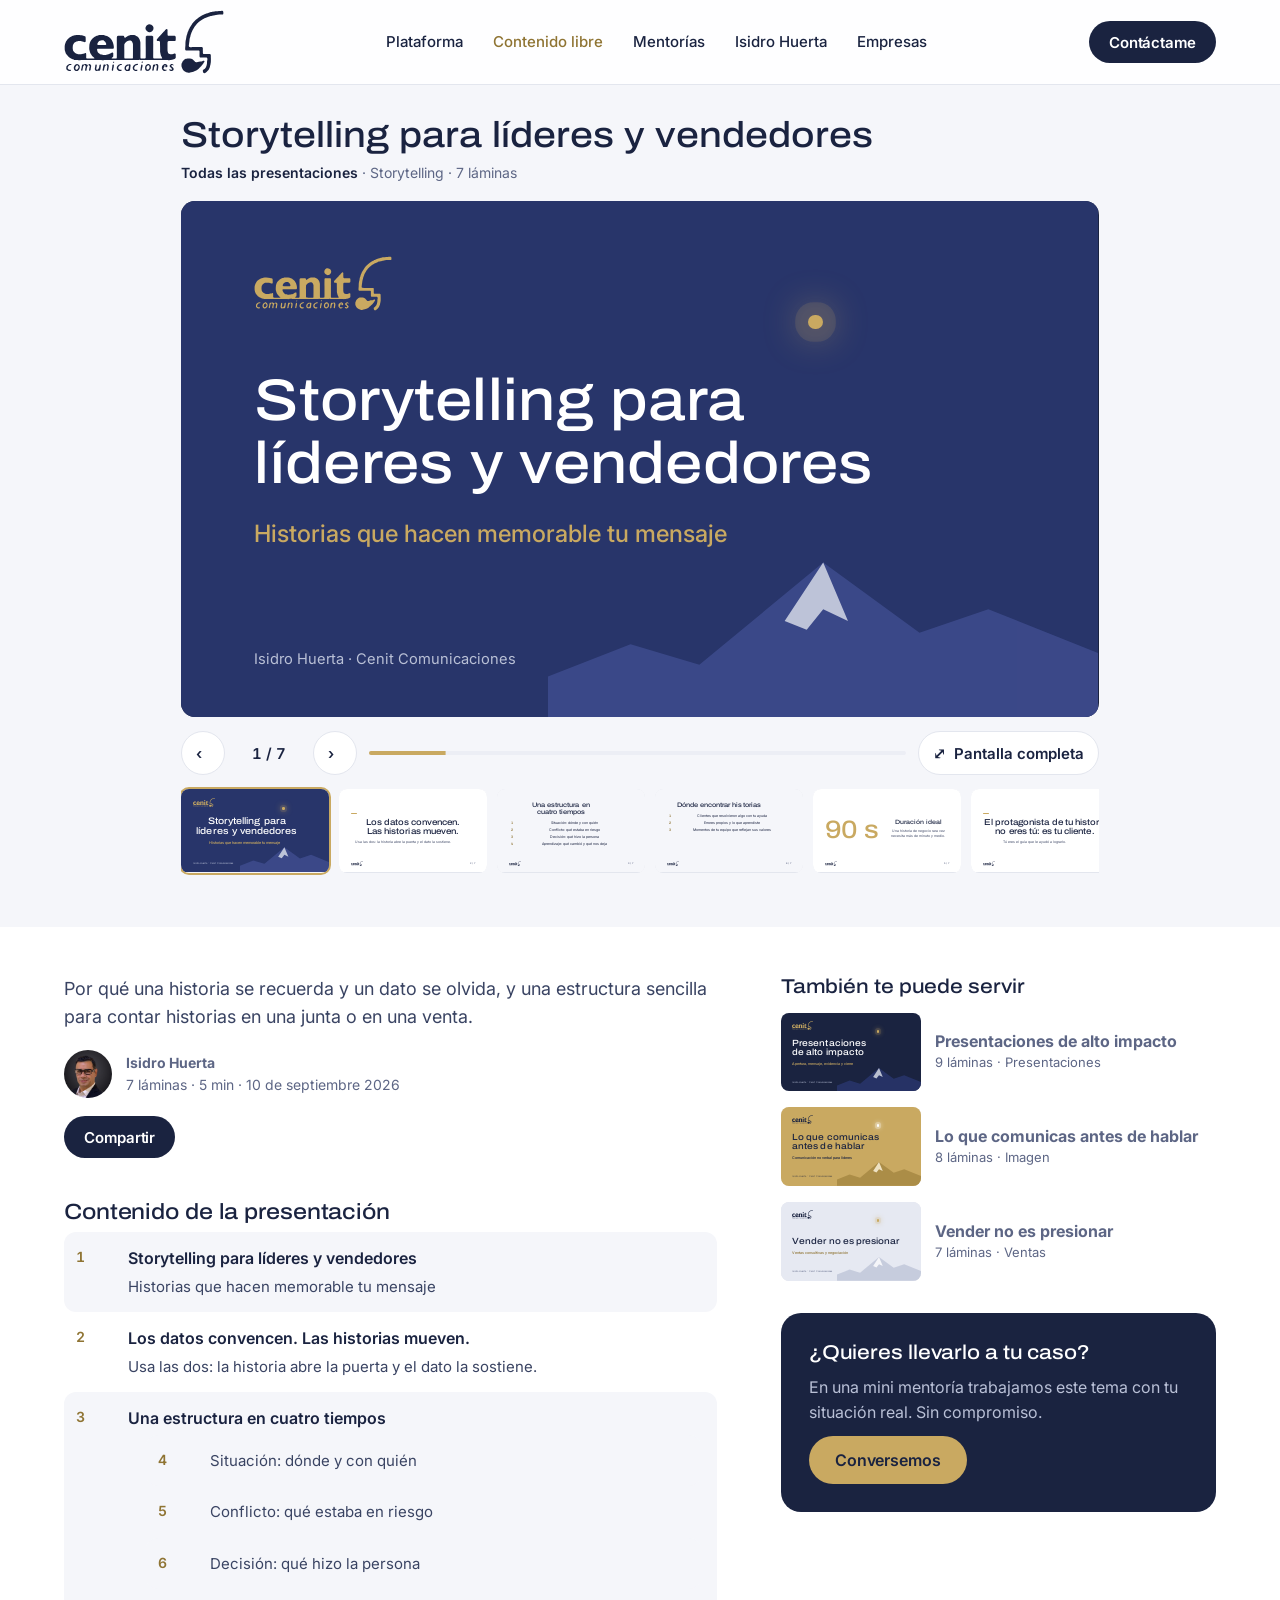
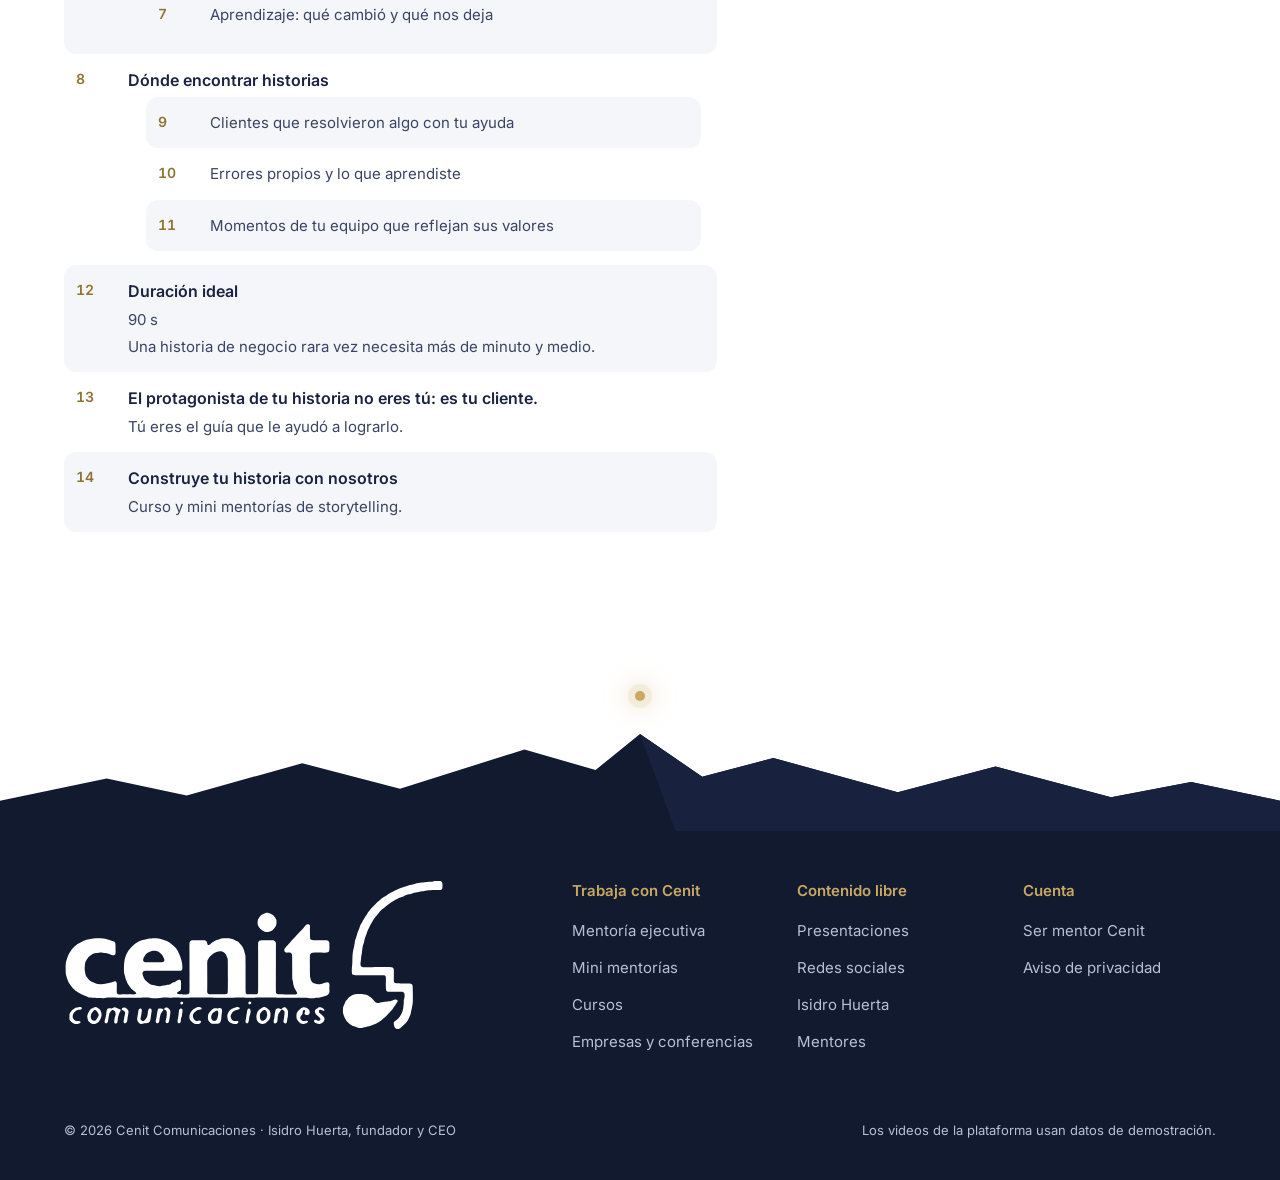
<file: presentaciones/storytelling-para-lideres/index.html>
<!DOCTYPE html>
<html lang="es">
<head>
    <meta charset="utf-8" />
    <meta name="viewport" content="width=device-width, initial-scale=1, viewport-fit=cover" />
    <title>Storytelling para l&#xED;deres y vendedores &#xB7; Cenit Comunicaciones</title>
    <meta name="description" content="Por qu&#xE9; una historia se recuerda y un dato se olvida, y una estructura sencilla para contar historias en una junta o en una venta." />
    <meta property="og:title" content="Storytelling para l&#xED;deres y vendedores" />
    <meta property="og:description" content="Por qu&#xE9; una historia se recuerda y un dato se olvida, y una estructura sencilla para contar historias en una junta o en una venta." />
    <meta property="og:type" content="website" />
    <meta name="theme-color" content="#1a2340" />
    <link rel="preload" href="/img/cenit-logo-blanco.svg" as="image" />
    <link rel="stylesheet" href="/lib/archivo/archivo.css" />
    <link rel="stylesheet" href="/lib/inter/inter.css" />
    <link rel="stylesheet" href="/css/cenit.css?v=Ry5DyrSQDbYbBgVZlXgPZFQcPErw0R7fAEncHwg9FHQ" />
    
  <link rel="canonical" href="https://isidrohuerta.github.io/presentaciones/storytelling-para-lideres" />

    <script>document.documentElement.classList.add('js');</script>
</head>
<body class="">
<a class="saltar" href="#contenido">Saltar al contenido</a>

<header class="nav" id="nav">
  <div class="wrap">
    <a class="brand" href="/" aria-label="Cenit Comunicaciones, inicio">
      <img class="logo-claro" src="/img/cenit-logo-blanco.svg" alt="" width="601" height="240">
      <img class="logo-navy" src="/img/cenit-logo-navy.svg" alt="" width="601" height="240">
    </a>
    <nav class="links" aria-label="Secciones">
      <a href="/#plataforma">Plataforma</a>
      <a href="/presentaciones/" aria-current="page">Contenido libre</a>
      <a href="/#formas">Mentorías</a>
      <a href="/#isidro">Isidro Huerta</a>
      <a href="/#empresas">Empresas</a>
    </nav>
    <div class="nav-r">
      <a class="btn primary sm" href="/#contacto">Contáctame</a>
      <button class="menu-btn" type="button" aria-expanded="false" aria-controls="menu-movil" id="menuBtn">
        <span class="sr">Menú</span><i></i><i></i>
      </button>
    </div>
  </div>
  <div class="menu-movil" id="menu-movil" hidden>
    <a href="/#plataforma">Plataforma</a>
    <a href="/presentaciones/">Contenido libre</a>
    <a href="/#formas">Mentorías</a>
    <a href="/#isidro">Isidro Huerta</a>
    <a href="/#empresas">Empresas</a>
    <a href="/#contacto">Contacto</a>
  </div>
</header>

<main id="contenido">

<section class="visor-sec" aria-labelledby="t-pres">
  <div class="wrap">
    <div class="visor-top">
      <h1 id="t-pres">Storytelling para l&#xED;deres y vendedores</h1>
      <p class="miga"><a href="/presentaciones/">Todas las presentaciones</a> · Storytelling · 7 láminas</p>
    </div>
    <div class="visor" data-ui id="visor" tabindex="0" aria-roledescription="presentación" aria-label="Storytelling para l&#xED;deres y vendedores. Usa las flechas para cambiar de lámina.">
      <div class="pista" id="pista" aria-live="polite" >
<div class="lam lam-portada    tono-suave" data-n="1">
  <div class="lam-in">
        <img class="lam-logo" src="/img/cenit-logo-oro.svg" alt="" width="601" height="240" loading="lazy">
        <h3 class="lam-t">Storytelling para l&#xED;deres y vendedores</h3>
 <p class="lam-x">Historias que hacen memorable tu mensaje</p>         <p class="lam-autor">Isidro Huerta · Cenit Comunicaciones</p>
        <svg class="lam-monte" viewBox="0 0 400 120" preserveAspectRatio="none" aria-hidden="true"><path class="m1" d="M0 120V92l60-22 50 14 90-70 70 48 50-16 80 30v44z"/><path class="m2" d="M200 14l18 40-18-8-12 14-16-6z"/></svg>
        <span class="lam-cenit" aria-hidden="true"></span>
  </div>
</div>
<div class="lam lam-idea    tono-suave" data-n="2">
  <div class="lam-in">
        <h3 class="lam-t">Los datos convencen. Las historias mueven.</h3>
 <p class="lam-x">Usa las dos: la historia abre la puerta y el dato la sostiene.</p>       <div class="lam-pie"><img src="/img/cenit-logo-navy.svg" alt="" width="601" height="240" loading="lazy"><span>2 / 7</span></div>
  </div>
</div>
<div class="lam lam-lista    tono-suave" data-n="3">
  <div class="lam-in">
        <h3 class="lam-t">Una estructura en cuatro tiempos</h3>
        <ol class="lam-puntos"> <li>Situaci&#xF3;n: d&#xF3;nde y con qui&#xE9;n</li>  <li>Conflicto: qu&#xE9; estaba en riesgo</li>  <li>Decisi&#xF3;n: qu&#xE9; hizo la persona</li>  <li>Aprendizaje: qu&#xE9; cambi&#xF3; y qu&#xE9; nos deja</li> </ol>
      <div class="lam-pie"><img src="/img/cenit-logo-navy.svg" alt="" width="601" height="240" loading="lazy"><span>3 / 7</span></div>
  </div>
</div>
<div class="lam lam-lista    tono-suave" data-n="4">
  <div class="lam-in">
        <h3 class="lam-t">D&#xF3;nde encontrar historias</h3>
        <ol class="lam-puntos"> <li>Clientes que resolvieron algo con tu ayuda</li>  <li>Errores propios y lo que aprendiste</li>  <li>Momentos de tu equipo que reflejan sus valores</li> </ol>
      <div class="lam-pie"><img src="/img/cenit-logo-navy.svg" alt="" width="601" height="240" loading="lazy"><span>4 / 7</span></div>
  </div>
</div>
<div class="lam lam-numero    tono-suave" data-n="5">
  <div class="lam-in">
        <p class="lam-dato">90 s</p>
        <div class="lam-col"><h3 class="lam-t">Duraci&#xF3;n ideal</h3> <p class="lam-x">Una historia de negocio rara vez necesita m&#xE1;s de minuto y medio.</p> </div>
      <div class="lam-pie"><img src="/img/cenit-logo-navy.svg" alt="" width="601" height="240" loading="lazy"><span>5 / 7</span></div>
  </div>
</div>
<div class="lam lam-idea    tono-suave" data-n="6">
  <div class="lam-in">
        <h3 class="lam-t">El protagonista de tu historia no eres t&#xFA;: es tu cliente.</h3>
 <p class="lam-x">T&#xFA; eres el gu&#xED;a que le ayud&#xF3; a lograrlo.</p>       <div class="lam-pie"><img src="/img/cenit-logo-navy.svg" alt="" width="601" height="240" loading="lazy"><span>6 / 7</span></div>
  </div>
</div>
<div class="lam lam-cierre    tono-suave" data-n="7">
  <div class="lam-in">
        <h3 class="lam-t">Construye tu historia con nosotros</h3>
 <p class="lam-x">Curso y mini mentor&#xED;as de storytelling.</p>  <p class="lam-cta">Conversemos · cenit-comunicaciones.com</p>       <div class="lam-pie"><img src="/img/cenit-logo-blanco.svg" alt="" width="601" height="240" loading="lazy"><span>7 / 7</span></div>
  </div>
</div>
      </div>
      <div class="visor-nav"><button type="button" id="ant" aria-label="Lámina anterior">‹</button><button type="button" id="sig" aria-label="Lámina siguiente">›</button></div>
    </div>
    <div class="barra">
      <button type="button" id="ant2" aria-label="Lámina anterior">‹</button>
      <span class="cuenta" id="cuenta">1 / 7</span>
      <button type="button" id="sig2" aria-label="Lámina siguiente">›</button>
      <span class="avance" aria-hidden="true"><i id="avance" style="transform:scaleX(0.14285714285714285)"></i></span>
      <button type="button" id="completa" aria-label="Pantalla completa">⤢ <span>Pantalla completa</span></button>
    </div>
    <div class="miniaturas" data-ui id="minis" aria-label="Láminas">
        <button type="button" data-i="0" aria-label="Ir a la lámina 1" aria-current="true"><span aria-hidden="true" style="display:block"><div class="lam lam-portada    tono-suave" data-n="1">
  <div class="lam-in">
        <img class="lam-logo" src="/img/cenit-logo-oro.svg" alt="" width="601" height="240" loading="lazy">
        <h3 class="lam-t">Storytelling para l&#xED;deres y vendedores</h3>
 <p class="lam-x">Historias que hacen memorable tu mensaje</p>         <p class="lam-autor">Isidro Huerta · Cenit Comunicaciones</p>
        <svg class="lam-monte" viewBox="0 0 400 120" preserveAspectRatio="none" aria-hidden="true"><path class="m1" d="M0 120V92l60-22 50 14 90-70 70 48 50-16 80 30v44z"/><path class="m2" d="M200 14l18 40-18-8-12 14-16-6z"/></svg>
        <span class="lam-cenit" aria-hidden="true"></span>
  </div>
</div>
</span></button>
        <button type="button" data-i="1" aria-label="Ir a la lámina 2" aria-current="false"><span aria-hidden="true" style="display:block"><div class="lam lam-idea    tono-suave" data-n="2">
  <div class="lam-in">
        <h3 class="lam-t">Los datos convencen. Las historias mueven.</h3>
 <p class="lam-x">Usa las dos: la historia abre la puerta y el dato la sostiene.</p>       <div class="lam-pie"><img src="/img/cenit-logo-navy.svg" alt="" width="601" height="240" loading="lazy"><span>2 / 7</span></div>
  </div>
</div>
</span></button>
        <button type="button" data-i="2" aria-label="Ir a la lámina 3" aria-current="false"><span aria-hidden="true" style="display:block"><div class="lam lam-lista    tono-suave" data-n="3">
  <div class="lam-in">
        <h3 class="lam-t">Una estructura en cuatro tiempos</h3>
        <ol class="lam-puntos"> <li>Situaci&#xF3;n: d&#xF3;nde y con qui&#xE9;n</li>  <li>Conflicto: qu&#xE9; estaba en riesgo</li>  <li>Decisi&#xF3;n: qu&#xE9; hizo la persona</li>  <li>Aprendizaje: qu&#xE9; cambi&#xF3; y qu&#xE9; nos deja</li> </ol>
      <div class="lam-pie"><img src="/img/cenit-logo-navy.svg" alt="" width="601" height="240" loading="lazy"><span>3 / 7</span></div>
  </div>
</div>
</span></button>
        <button type="button" data-i="3" aria-label="Ir a la lámina 4" aria-current="false"><span aria-hidden="true" style="display:block"><div class="lam lam-lista    tono-suave" data-n="4">
  <div class="lam-in">
        <h3 class="lam-t">D&#xF3;nde encontrar historias</h3>
        <ol class="lam-puntos"> <li>Clientes que resolvieron algo con tu ayuda</li>  <li>Errores propios y lo que aprendiste</li>  <li>Momentos de tu equipo que reflejan sus valores</li> </ol>
      <div class="lam-pie"><img src="/img/cenit-logo-navy.svg" alt="" width="601" height="240" loading="lazy"><span>4 / 7</span></div>
  </div>
</div>
</span></button>
        <button type="button" data-i="4" aria-label="Ir a la lámina 5" aria-current="false"><span aria-hidden="true" style="display:block"><div class="lam lam-numero    tono-suave" data-n="5">
  <div class="lam-in">
        <p class="lam-dato">90 s</p>
        <div class="lam-col"><h3 class="lam-t">Duraci&#xF3;n ideal</h3> <p class="lam-x">Una historia de negocio rara vez necesita m&#xE1;s de minuto y medio.</p> </div>
      <div class="lam-pie"><img src="/img/cenit-logo-navy.svg" alt="" width="601" height="240" loading="lazy"><span>5 / 7</span></div>
  </div>
</div>
</span></button>
        <button type="button" data-i="5" aria-label="Ir a la lámina 6" aria-current="false"><span aria-hidden="true" style="display:block"><div class="lam lam-idea    tono-suave" data-n="6">
  <div class="lam-in">
        <h3 class="lam-t">El protagonista de tu historia no eres t&#xFA;: es tu cliente.</h3>
 <p class="lam-x">T&#xFA; eres el gu&#xED;a que le ayud&#xF3; a lograrlo.</p>       <div class="lam-pie"><img src="/img/cenit-logo-navy.svg" alt="" width="601" height="240" loading="lazy"><span>6 / 7</span></div>
  </div>
</div>
</span></button>
        <button type="button" data-i="6" aria-label="Ir a la lámina 7" aria-current="false"><span aria-hidden="true" style="display:block"><div class="lam lam-cierre    tono-suave" data-n="7">
  <div class="lam-in">
        <h3 class="lam-t">Construye tu historia con nosotros</h3>
 <p class="lam-x">Curso y mini mentor&#xED;as de storytelling.</p>  <p class="lam-cta">Conversemos · cenit-comunicaciones.com</p>       <div class="lam-pie"><img src="/img/cenit-logo-blanco.svg" alt="" width="601" height="240" loading="lazy"><span>7 / 7</span></div>
  </div>
</div>
</span></button>
    </div>
  </div>
</section>

<section class="visor-info" aria-label="Sobre esta presentación">
  <div class="wrap">
    <div class="principal">
      <p class="lead resumen">Por qu&#xE9; una historia se recuerda y un dato se olvida, y una estructura sencilla para contar historias en una junta o en una venta.</p>
      <div class="autor">
        <span class="av"> <img src="/img/equipo/isidro-huerta.jpg" alt="" loading="lazy"> </span>
        <span><b>Isidro Huerta</b><span>7 láminas · 5 min · 10 de septiembre 2026</span></span>
      </div>
      <div class="acciones">
        <button class="btn primary sm" type="button" id="compartir" data-url="https://isidrohuerta.github.io/presentaciones/storytelling-para-lideres" data-titulo="Storytelling para l&#xED;deres y vendedores">Compartir</button>
      </div>
      <div class="transcripcion">
        <h2>Contenido de la presentación</h2>
        <ol>
            <li><b>Storytelling para l&#xED;deres y vendedores</b>
 <p>Historias que hacen memorable tu mensaje</p>             </li>
            <li><b>Los datos convencen. Las historias mueven.</b>
 <p>Usa las dos: la historia abre la puerta y el dato la sostiene.</p>             </li>
            <li><b>Una estructura en cuatro tiempos</b>
 <ul> <li>Situaci&#xF3;n: d&#xF3;nde y con qui&#xE9;n</li>  <li>Conflicto: qu&#xE9; estaba en riesgo</li>  <li>Decisi&#xF3;n: qu&#xE9; hizo la persona</li>  <li>Aprendizaje: qu&#xE9; cambi&#xF3; y qu&#xE9; nos deja</li> </ul>             </li>
            <li><b>D&#xF3;nde encontrar historias</b>
 <ul> <li>Clientes que resolvieron algo con tu ayuda</li>  <li>Errores propios y lo que aprendiste</li>  <li>Momentos de tu equipo que reflejan sus valores</li> </ul>             </li>
            <li><b>Duraci&#xF3;n ideal</b>
 <p>90 s</p>  <p>Una historia de negocio rara vez necesita m&#xE1;s de minuto y medio.</p>             </li>
            <li><b>El protagonista de tu historia no eres t&#xFA;: es tu cliente.</b>
 <p>T&#xFA; eres el gu&#xED;a que le ayud&#xF3; a lograrlo.</p>             </li>
            <li><b>Construye tu historia con nosotros</b>
 <p>Curso y mini mentor&#xED;as de storytelling.</p>             </li>
        </ol>
      </div>
    </div>
    <aside class="lateral" aria-label="Más presentaciones">
        <h2>También te puede servir</h2>
          <a class="rel" href="/presentaciones/presentaciones-de-alto-impacto/">
            <span class="deck-cover" aria-hidden="true" data-ui><div class="lam lam-portada    tono-navy" data-n="1">
  <div class="lam-in">
        <img class="lam-logo" src="/img/cenit-logo-oro.svg" alt="" width="601" height="240" loading="lazy">
        <h3 class="lam-t">Presentaciones de alto impacto</h3>
 <p class="lam-x">Apertura, mensaje, evidencia y cierre</p>         <p class="lam-autor">Isidro Huerta · Cenit Comunicaciones</p>
        <svg class="lam-monte" viewBox="0 0 400 120" preserveAspectRatio="none" aria-hidden="true"><path class="m1" d="M0 120V92l60-22 50 14 90-70 70 48 50-16 80 30v44z"/><path class="m2" d="M200 14l18 40-18-8-12 14-16-6z"/></svg>
        <span class="lam-cenit" aria-hidden="true"></span>
  </div>
</div>
</span>
            <span><b>Presentaciones de alto impacto</b><span>9 láminas · Presentaciones</span></span>
          </a>
          <a class="rel" href="/presentaciones/comunicacion-no-verbal/">
            <span class="deck-cover" aria-hidden="true" data-ui><div class="lam lam-portada    tono-oro" data-n="1">
  <div class="lam-in">
        <img class="lam-logo" src="/img/cenit-logo-navy.svg" alt="" width="601" height="240" loading="lazy">
        <h3 class="lam-t">Lo que comunicas antes de hablar</h3>
 <p class="lam-x">Comunicaci&#xF3;n no verbal para l&#xED;deres</p>         <p class="lam-autor">Isidro Huerta · Cenit Comunicaciones</p>
        <svg class="lam-monte" viewBox="0 0 400 120" preserveAspectRatio="none" aria-hidden="true"><path class="m1" d="M0 120V92l60-22 50 14 90-70 70 48 50-16 80 30v44z"/><path class="m2" d="M200 14l18 40-18-8-12 14-16-6z"/></svg>
        <span class="lam-cenit" aria-hidden="true"></span>
  </div>
</div>
</span>
            <span><b>Lo que comunicas antes de hablar</b><span>8 láminas · Imagen</span></span>
          </a>
          <a class="rel" href="/presentaciones/ventas-consultivas/">
            <span class="deck-cover" aria-hidden="true" data-ui><div class="lam lam-portada    tono-claro" data-n="1">
  <div class="lam-in">
        <img class="lam-logo" src="/img/cenit-logo-navy.svg" alt="" width="601" height="240" loading="lazy">
        <h3 class="lam-t">Vender no es presionar</h3>
 <p class="lam-x">Ventas consultivas y negociaci&#xF3;n</p>         <p class="lam-autor">Isidro Huerta · Cenit Comunicaciones</p>
        <svg class="lam-monte" viewBox="0 0 400 120" preserveAspectRatio="none" aria-hidden="true"><path class="m1" d="M0 120V92l60-22 50 14 90-70 70 48 50-16 80 30v44z"/><path class="m2" d="M200 14l18 40-18-8-12 14-16-6z"/></svg>
        <span class="lam-cenit" aria-hidden="true"></span>
  </div>
</div>
</span>
            <span><b>Vender no es presionar</b><span>7 láminas · Ventas</span></span>
          </a>
      <div class="cta-lateral">
        <h2>¿Quieres llevarlo a tu caso?</h2>
        <p>En una mini mentoría trabajamos este tema con tu situación real. Sin compromiso.</p>
        <a class="btn gold" href="/#contacto">Conversemos</a>
      </div>
    </aside>
  </div>
</section>


</main>

<div class="pie-cordillera" aria-hidden="true"><svg viewBox="0 0 1440 120" preserveAspectRatio="none"><path d="M0 120V84l120-26 90 20 130-38 110 30 140-46 80 24L720 6l70 50 80-22 140 40 110-30 130 36 90-18 100 22v36z" fill="#121a30"/><path d="M720 6l70 50 80-22 140 40 110-30 130 36 90-18 100 22v36H760z" fill="#18213d"/></svg><span class="pie-estrella"></span></div>
<footer class="pie">
  <div class="wrap">
    <div class="pie-top">
      <a class="pie-logo" href="/" aria-label="Cenit Comunicaciones"><img src="/img/cenit-logo-blanco.svg" alt="Cenit Comunicaciones" width="601" height="240" loading="lazy"></a>
      <div class="cols">
        <div><b>Trabaja con Cenit</b><a href="/#formas">Mentoría ejecutiva</a><a href="/#resolver">Mini mentorías</a><a href="/#cursos">Cursos</a><a href="/#empresas">Empresas y conferencias</a></div>
        <div><b>Contenido libre</b><a href="/presentaciones/">Presentaciones</a><a href="/#redes">Redes sociales</a><a href="/#isidro">Isidro Huerta</a><a href="/#mentores">Mentores</a></div>
        <div><b>Cuenta</b><a href="/#contacto" data-interes="Ser mentor Cenit">Ser mentor Cenit</a><a href="/privacidad/">Aviso de privacidad</a></div>
      </div>
    </div>
    <div class="legal"><span>© 2026 Cenit Comunicaciones · Isidro Huerta, fundador y CEO</span><span>Los videos de la plataforma usan datos de demostración.</span></div>
  </div>
</footer>

<script src="/js/cenit.js?v=6ZfvreAUX_l-q579YPf9SDGw4Pp0Y4RIh1-Ma4n7p5k"></script>

  <script src="/js/presentaciones.js?v=9DwVe4ujKjpzxj6Xfyt3GstVNpVoygF0A7gsYSZsPrk"></script>

</body>
</html>
</file>
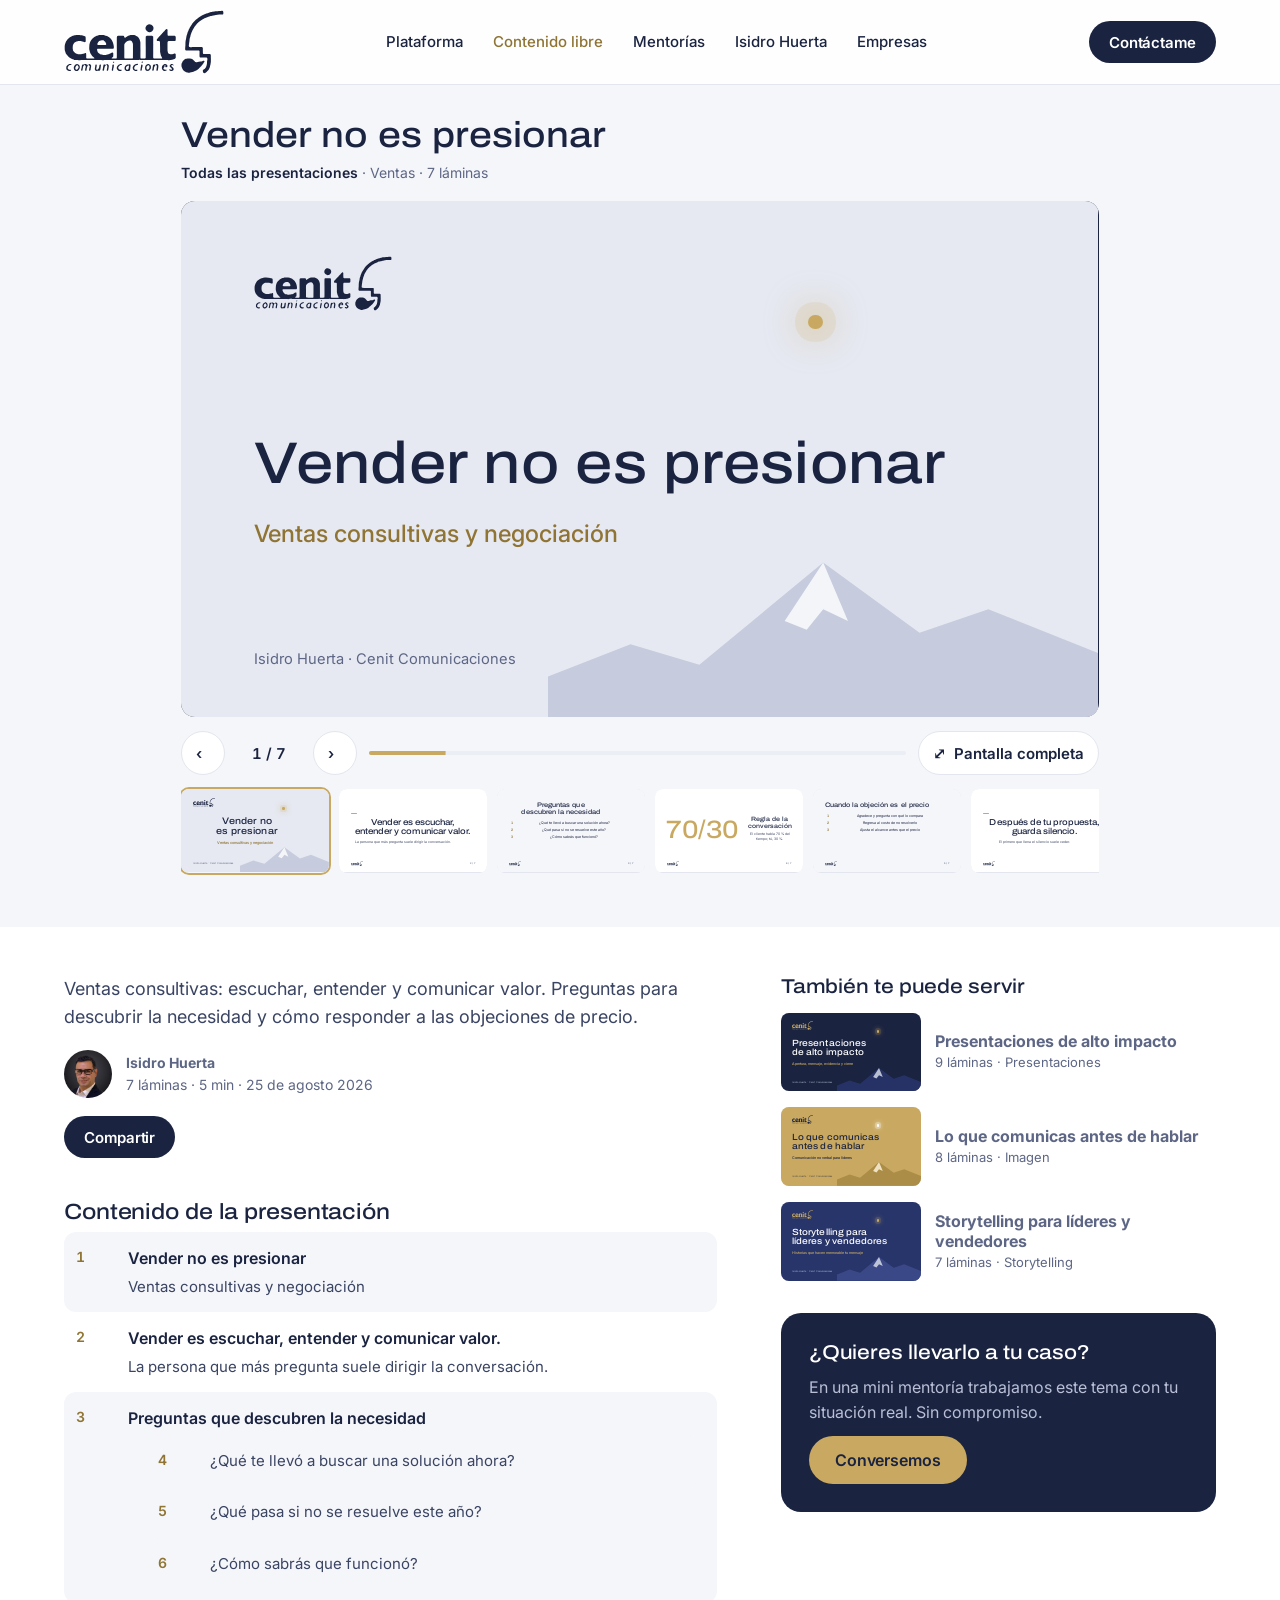
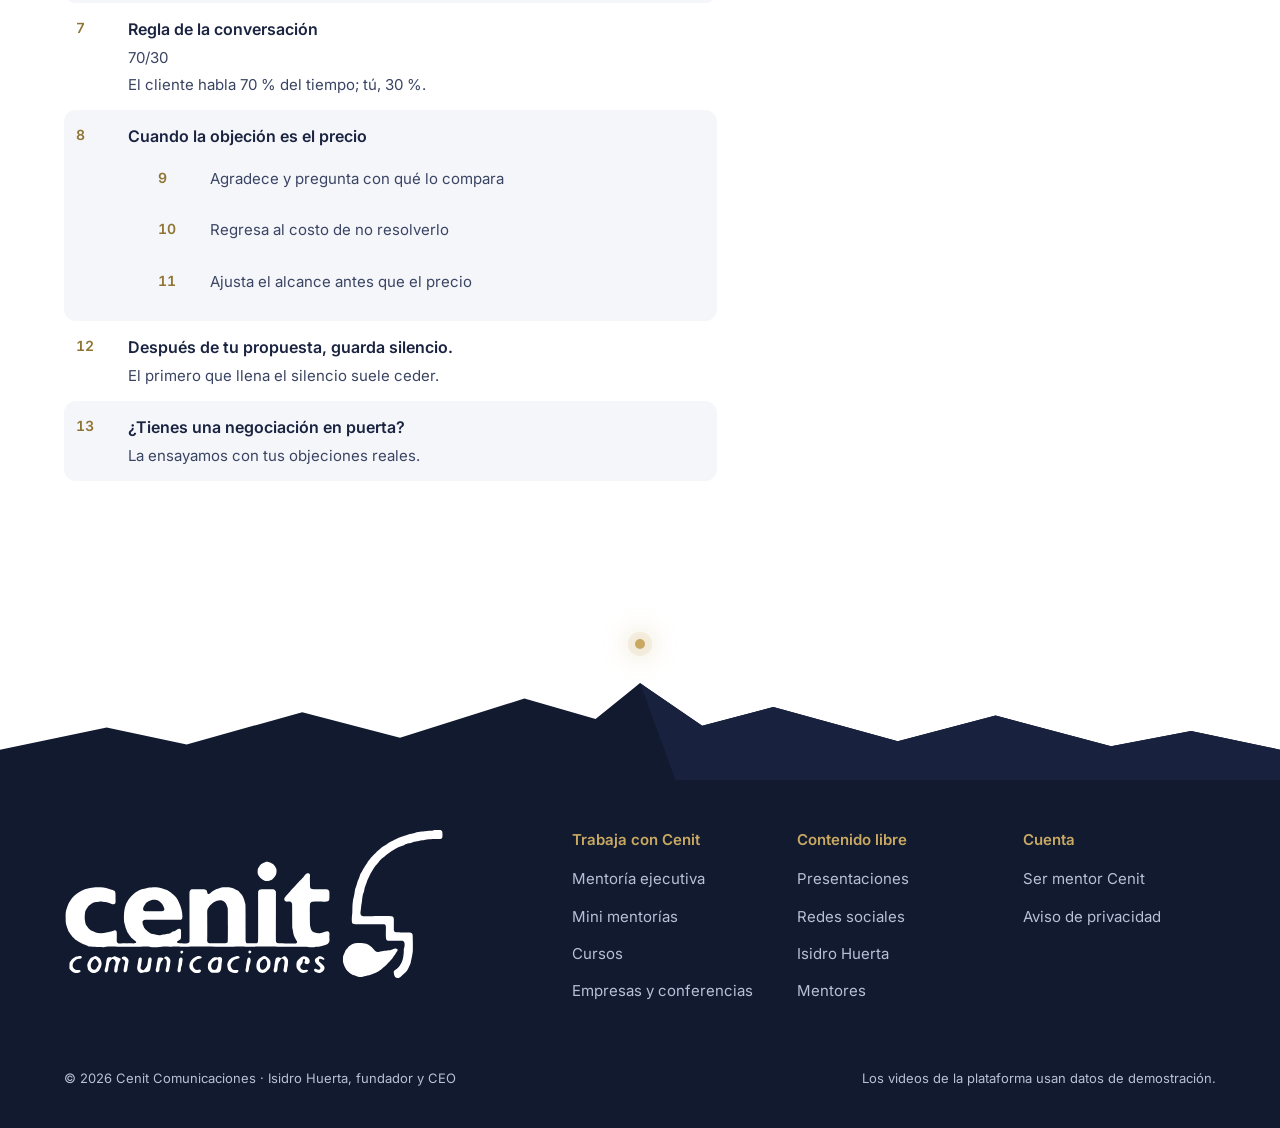
<file: presentaciones/ventas-consultivas/index.html>
<!DOCTYPE html>
<html lang="es">
<head>
    <meta charset="utf-8" />
    <meta name="viewport" content="width=device-width, initial-scale=1, viewport-fit=cover" />
    <title>Vender no es presionar &#xB7; Cenit Comunicaciones</title>
    <meta name="description" content="Ventas consultivas: escuchar, entender y comunicar valor. Preguntas para descubrir la necesidad y c&#xF3;mo responder a las objeciones de precio." />
    <meta property="og:title" content="Vender no es presionar" />
    <meta property="og:description" content="Ventas consultivas: escuchar, entender y comunicar valor. Preguntas para descubrir la necesidad y c&#xF3;mo responder a las objeciones de precio." />
    <meta property="og:type" content="website" />
    <meta name="theme-color" content="#1a2340" />
    <link rel="preload" href="/img/cenit-logo-blanco.svg" as="image" />
    <link rel="stylesheet" href="/lib/archivo/archivo.css" />
    <link rel="stylesheet" href="/lib/inter/inter.css" />
    <link rel="stylesheet" href="/css/cenit.css?v=Ry5DyrSQDbYbBgVZlXgPZFQcPErw0R7fAEncHwg9FHQ" />
    
  <link rel="canonical" href="https://isidrohuerta.github.io/presentaciones/ventas-consultivas" />

    <script>document.documentElement.classList.add('js');</script>
</head>
<body class="">
<a class="saltar" href="#contenido">Saltar al contenido</a>

<header class="nav" id="nav">
  <div class="wrap">
    <a class="brand" href="/" aria-label="Cenit Comunicaciones, inicio">
      <img class="logo-claro" src="/img/cenit-logo-blanco.svg" alt="" width="601" height="240">
      <img class="logo-navy" src="/img/cenit-logo-navy.svg" alt="" width="601" height="240">
    </a>
    <nav class="links" aria-label="Secciones">
      <a href="/#plataforma">Plataforma</a>
      <a href="/presentaciones/" aria-current="page">Contenido libre</a>
      <a href="/#formas">Mentorías</a>
      <a href="/#isidro">Isidro Huerta</a>
      <a href="/#empresas">Empresas</a>
    </nav>
    <div class="nav-r">
      <a class="btn primary sm" href="/#contacto">Contáctame</a>
      <button class="menu-btn" type="button" aria-expanded="false" aria-controls="menu-movil" id="menuBtn">
        <span class="sr">Menú</span><i></i><i></i>
      </button>
    </div>
  </div>
  <div class="menu-movil" id="menu-movil" hidden>
    <a href="/#plataforma">Plataforma</a>
    <a href="/presentaciones/">Contenido libre</a>
    <a href="/#formas">Mentorías</a>
    <a href="/#isidro">Isidro Huerta</a>
    <a href="/#empresas">Empresas</a>
    <a href="/#contacto">Contacto</a>
  </div>
</header>

<main id="contenido">

<section class="visor-sec" aria-labelledby="t-pres">
  <div class="wrap">
    <div class="visor-top">
      <h1 id="t-pres">Vender no es presionar</h1>
      <p class="miga"><a href="/presentaciones/">Todas las presentaciones</a> · Ventas · 7 láminas</p>
    </div>
    <div class="visor" data-ui id="visor" tabindex="0" aria-roledescription="presentación" aria-label="Vender no es presionar. Usa las flechas para cambiar de lámina.">
      <div class="pista" id="pista" aria-live="polite" >
<div class="lam lam-portada    tono-claro" data-n="1">
  <div class="lam-in">
        <img class="lam-logo" src="/img/cenit-logo-navy.svg" alt="" width="601" height="240" loading="lazy">
        <h3 class="lam-t">Vender no es presionar</h3>
 <p class="lam-x">Ventas consultivas y negociaci&#xF3;n</p>         <p class="lam-autor">Isidro Huerta · Cenit Comunicaciones</p>
        <svg class="lam-monte" viewBox="0 0 400 120" preserveAspectRatio="none" aria-hidden="true"><path class="m1" d="M0 120V92l60-22 50 14 90-70 70 48 50-16 80 30v44z"/><path class="m2" d="M200 14l18 40-18-8-12 14-16-6z"/></svg>
        <span class="lam-cenit" aria-hidden="true"></span>
  </div>
</div>
<div class="lam lam-idea    tono-claro" data-n="2">
  <div class="lam-in">
        <h3 class="lam-t">Vender es escuchar, entender y comunicar valor.</h3>
 <p class="lam-x">La persona que m&#xE1;s pregunta suele dirigir la conversaci&#xF3;n.</p>       <div class="lam-pie"><img src="/img/cenit-logo-navy.svg" alt="" width="601" height="240" loading="lazy"><span>2 / 7</span></div>
  </div>
</div>
<div class="lam lam-lista    tono-claro" data-n="3">
  <div class="lam-in">
        <h3 class="lam-t">Preguntas que descubren la necesidad</h3>
        <ol class="lam-puntos"> <li>&#xBF;Qu&#xE9; te llev&#xF3; a buscar una soluci&#xF3;n ahora?</li>  <li>&#xBF;Qu&#xE9; pasa si no se resuelve este a&#xF1;o?</li>  <li>&#xBF;C&#xF3;mo sabr&#xE1;s que funcion&#xF3;?</li> </ol>
      <div class="lam-pie"><img src="/img/cenit-logo-navy.svg" alt="" width="601" height="240" loading="lazy"><span>3 / 7</span></div>
  </div>
</div>
<div class="lam lam-numero    tono-claro" data-n="4">
  <div class="lam-in">
        <p class="lam-dato">70/30</p>
        <div class="lam-col"><h3 class="lam-t">Regla de la conversaci&#xF3;n</h3> <p class="lam-x">El cliente habla 70 % del tiempo; t&#xFA;, 30 %.</p> </div>
      <div class="lam-pie"><img src="/img/cenit-logo-navy.svg" alt="" width="601" height="240" loading="lazy"><span>4 / 7</span></div>
  </div>
</div>
<div class="lam lam-lista    tono-claro" data-n="5">
  <div class="lam-in">
        <h3 class="lam-t">Cuando la objeci&#xF3;n es el precio</h3>
        <ol class="lam-puntos"> <li>Agradece y pregunta con qu&#xE9; lo compara</li>  <li>Regresa al costo de no resolverlo</li>  <li>Ajusta el alcance antes que el precio</li> </ol>
      <div class="lam-pie"><img src="/img/cenit-logo-navy.svg" alt="" width="601" height="240" loading="lazy"><span>5 / 7</span></div>
  </div>
</div>
<div class="lam lam-idea    tono-claro" data-n="6">
  <div class="lam-in">
        <h3 class="lam-t">Despu&#xE9;s de tu propuesta, guarda silencio.</h3>
 <p class="lam-x">El primero que llena el silencio suele ceder.</p>       <div class="lam-pie"><img src="/img/cenit-logo-navy.svg" alt="" width="601" height="240" loading="lazy"><span>6 / 7</span></div>
  </div>
</div>
<div class="lam lam-cierre    tono-claro" data-n="7">
  <div class="lam-in">
        <h3 class="lam-t">&#xBF;Tienes una negociaci&#xF3;n en puerta?</h3>
 <p class="lam-x">La ensayamos con tus objeciones reales.</p>  <p class="lam-cta">Conversemos · cenit-comunicaciones.com</p>       <div class="lam-pie"><img src="/img/cenit-logo-navy.svg" alt="" width="601" height="240" loading="lazy"><span>7 / 7</span></div>
  </div>
</div>
      </div>
      <div class="visor-nav"><button type="button" id="ant" aria-label="Lámina anterior">‹</button><button type="button" id="sig" aria-label="Lámina siguiente">›</button></div>
    </div>
    <div class="barra">
      <button type="button" id="ant2" aria-label="Lámina anterior">‹</button>
      <span class="cuenta" id="cuenta">1 / 7</span>
      <button type="button" id="sig2" aria-label="Lámina siguiente">›</button>
      <span class="avance" aria-hidden="true"><i id="avance" style="transform:scaleX(0.14285714285714285)"></i></span>
      <button type="button" id="completa" aria-label="Pantalla completa">⤢ <span>Pantalla completa</span></button>
    </div>
    <div class="miniaturas" data-ui id="minis" aria-label="Láminas">
        <button type="button" data-i="0" aria-label="Ir a la lámina 1" aria-current="true"><span aria-hidden="true" style="display:block"><div class="lam lam-portada    tono-claro" data-n="1">
  <div class="lam-in">
        <img class="lam-logo" src="/img/cenit-logo-navy.svg" alt="" width="601" height="240" loading="lazy">
        <h3 class="lam-t">Vender no es presionar</h3>
 <p class="lam-x">Ventas consultivas y negociaci&#xF3;n</p>         <p class="lam-autor">Isidro Huerta · Cenit Comunicaciones</p>
        <svg class="lam-monte" viewBox="0 0 400 120" preserveAspectRatio="none" aria-hidden="true"><path class="m1" d="M0 120V92l60-22 50 14 90-70 70 48 50-16 80 30v44z"/><path class="m2" d="M200 14l18 40-18-8-12 14-16-6z"/></svg>
        <span class="lam-cenit" aria-hidden="true"></span>
  </div>
</div>
</span></button>
        <button type="button" data-i="1" aria-label="Ir a la lámina 2" aria-current="false"><span aria-hidden="true" style="display:block"><div class="lam lam-idea    tono-claro" data-n="2">
  <div class="lam-in">
        <h3 class="lam-t">Vender es escuchar, entender y comunicar valor.</h3>
 <p class="lam-x">La persona que m&#xE1;s pregunta suele dirigir la conversaci&#xF3;n.</p>       <div class="lam-pie"><img src="/img/cenit-logo-navy.svg" alt="" width="601" height="240" loading="lazy"><span>2 / 7</span></div>
  </div>
</div>
</span></button>
        <button type="button" data-i="2" aria-label="Ir a la lámina 3" aria-current="false"><span aria-hidden="true" style="display:block"><div class="lam lam-lista    tono-claro" data-n="3">
  <div class="lam-in">
        <h3 class="lam-t">Preguntas que descubren la necesidad</h3>
        <ol class="lam-puntos"> <li>&#xBF;Qu&#xE9; te llev&#xF3; a buscar una soluci&#xF3;n ahora?</li>  <li>&#xBF;Qu&#xE9; pasa si no se resuelve este a&#xF1;o?</li>  <li>&#xBF;C&#xF3;mo sabr&#xE1;s que funcion&#xF3;?</li> </ol>
      <div class="lam-pie"><img src="/img/cenit-logo-navy.svg" alt="" width="601" height="240" loading="lazy"><span>3 / 7</span></div>
  </div>
</div>
</span></button>
        <button type="button" data-i="3" aria-label="Ir a la lámina 4" aria-current="false"><span aria-hidden="true" style="display:block"><div class="lam lam-numero    tono-claro" data-n="4">
  <div class="lam-in">
        <p class="lam-dato">70/30</p>
        <div class="lam-col"><h3 class="lam-t">Regla de la conversaci&#xF3;n</h3> <p class="lam-x">El cliente habla 70 % del tiempo; t&#xFA;, 30 %.</p> </div>
      <div class="lam-pie"><img src="/img/cenit-logo-navy.svg" alt="" width="601" height="240" loading="lazy"><span>4 / 7</span></div>
  </div>
</div>
</span></button>
        <button type="button" data-i="4" aria-label="Ir a la lámina 5" aria-current="false"><span aria-hidden="true" style="display:block"><div class="lam lam-lista    tono-claro" data-n="5">
  <div class="lam-in">
        <h3 class="lam-t">Cuando la objeci&#xF3;n es el precio</h3>
        <ol class="lam-puntos"> <li>Agradece y pregunta con qu&#xE9; lo compara</li>  <li>Regresa al costo de no resolverlo</li>  <li>Ajusta el alcance antes que el precio</li> </ol>
      <div class="lam-pie"><img src="/img/cenit-logo-navy.svg" alt="" width="601" height="240" loading="lazy"><span>5 / 7</span></div>
  </div>
</div>
</span></button>
        <button type="button" data-i="5" aria-label="Ir a la lámina 6" aria-current="false"><span aria-hidden="true" style="display:block"><div class="lam lam-idea    tono-claro" data-n="6">
  <div class="lam-in">
        <h3 class="lam-t">Despu&#xE9;s de tu propuesta, guarda silencio.</h3>
 <p class="lam-x">El primero que llena el silencio suele ceder.</p>       <div class="lam-pie"><img src="/img/cenit-logo-navy.svg" alt="" width="601" height="240" loading="lazy"><span>6 / 7</span></div>
  </div>
</div>
</span></button>
        <button type="button" data-i="6" aria-label="Ir a la lámina 7" aria-current="false"><span aria-hidden="true" style="display:block"><div class="lam lam-cierre    tono-claro" data-n="7">
  <div class="lam-in">
        <h3 class="lam-t">&#xBF;Tienes una negociaci&#xF3;n en puerta?</h3>
 <p class="lam-x">La ensayamos con tus objeciones reales.</p>  <p class="lam-cta">Conversemos · cenit-comunicaciones.com</p>       <div class="lam-pie"><img src="/img/cenit-logo-navy.svg" alt="" width="601" height="240" loading="lazy"><span>7 / 7</span></div>
  </div>
</div>
</span></button>
    </div>
  </div>
</section>

<section class="visor-info" aria-label="Sobre esta presentación">
  <div class="wrap">
    <div class="principal">
      <p class="lead resumen">Ventas consultivas: escuchar, entender y comunicar valor. Preguntas para descubrir la necesidad y c&#xF3;mo responder a las objeciones de precio.</p>
      <div class="autor">
        <span class="av"> <img src="/img/equipo/isidro-huerta.jpg" alt="" loading="lazy"> </span>
        <span><b>Isidro Huerta</b><span>7 láminas · 5 min · 25 de agosto 2026</span></span>
      </div>
      <div class="acciones">
        <button class="btn primary sm" type="button" id="compartir" data-url="https://isidrohuerta.github.io/presentaciones/ventas-consultivas" data-titulo="Vender no es presionar">Compartir</button>
      </div>
      <div class="transcripcion">
        <h2>Contenido de la presentación</h2>
        <ol>
            <li><b>Vender no es presionar</b>
 <p>Ventas consultivas y negociaci&#xF3;n</p>             </li>
            <li><b>Vender es escuchar, entender y comunicar valor.</b>
 <p>La persona que m&#xE1;s pregunta suele dirigir la conversaci&#xF3;n.</p>             </li>
            <li><b>Preguntas que descubren la necesidad</b>
 <ul> <li>&#xBF;Qu&#xE9; te llev&#xF3; a buscar una soluci&#xF3;n ahora?</li>  <li>&#xBF;Qu&#xE9; pasa si no se resuelve este a&#xF1;o?</li>  <li>&#xBF;C&#xF3;mo sabr&#xE1;s que funcion&#xF3;?</li> </ul>             </li>
            <li><b>Regla de la conversaci&#xF3;n</b>
 <p>70/30</p>  <p>El cliente habla 70 % del tiempo; t&#xFA;, 30 %.</p>             </li>
            <li><b>Cuando la objeci&#xF3;n es el precio</b>
 <ul> <li>Agradece y pregunta con qu&#xE9; lo compara</li>  <li>Regresa al costo de no resolverlo</li>  <li>Ajusta el alcance antes que el precio</li> </ul>             </li>
            <li><b>Despu&#xE9;s de tu propuesta, guarda silencio.</b>
 <p>El primero que llena el silencio suele ceder.</p>             </li>
            <li><b>&#xBF;Tienes una negociaci&#xF3;n en puerta?</b>
 <p>La ensayamos con tus objeciones reales.</p>             </li>
        </ol>
      </div>
    </div>
    <aside class="lateral" aria-label="Más presentaciones">
        <h2>También te puede servir</h2>
          <a class="rel" href="/presentaciones/presentaciones-de-alto-impacto/">
            <span class="deck-cover" aria-hidden="true" data-ui><div class="lam lam-portada    tono-navy" data-n="1">
  <div class="lam-in">
        <img class="lam-logo" src="/img/cenit-logo-oro.svg" alt="" width="601" height="240" loading="lazy">
        <h3 class="lam-t">Presentaciones de alto impacto</h3>
 <p class="lam-x">Apertura, mensaje, evidencia y cierre</p>         <p class="lam-autor">Isidro Huerta · Cenit Comunicaciones</p>
        <svg class="lam-monte" viewBox="0 0 400 120" preserveAspectRatio="none" aria-hidden="true"><path class="m1" d="M0 120V92l60-22 50 14 90-70 70 48 50-16 80 30v44z"/><path class="m2" d="M200 14l18 40-18-8-12 14-16-6z"/></svg>
        <span class="lam-cenit" aria-hidden="true"></span>
  </div>
</div>
</span>
            <span><b>Presentaciones de alto impacto</b><span>9 láminas · Presentaciones</span></span>
          </a>
          <a class="rel" href="/presentaciones/comunicacion-no-verbal/">
            <span class="deck-cover" aria-hidden="true" data-ui><div class="lam lam-portada    tono-oro" data-n="1">
  <div class="lam-in">
        <img class="lam-logo" src="/img/cenit-logo-navy.svg" alt="" width="601" height="240" loading="lazy">
        <h3 class="lam-t">Lo que comunicas antes de hablar</h3>
 <p class="lam-x">Comunicaci&#xF3;n no verbal para l&#xED;deres</p>         <p class="lam-autor">Isidro Huerta · Cenit Comunicaciones</p>
        <svg class="lam-monte" viewBox="0 0 400 120" preserveAspectRatio="none" aria-hidden="true"><path class="m1" d="M0 120V92l60-22 50 14 90-70 70 48 50-16 80 30v44z"/><path class="m2" d="M200 14l18 40-18-8-12 14-16-6z"/></svg>
        <span class="lam-cenit" aria-hidden="true"></span>
  </div>
</div>
</span>
            <span><b>Lo que comunicas antes de hablar</b><span>8 láminas · Imagen</span></span>
          </a>
          <a class="rel" href="/presentaciones/storytelling-para-lideres/">
            <span class="deck-cover" aria-hidden="true" data-ui><div class="lam lam-portada    tono-suave" data-n="1">
  <div class="lam-in">
        <img class="lam-logo" src="/img/cenit-logo-oro.svg" alt="" width="601" height="240" loading="lazy">
        <h3 class="lam-t">Storytelling para l&#xED;deres y vendedores</h3>
 <p class="lam-x">Historias que hacen memorable tu mensaje</p>         <p class="lam-autor">Isidro Huerta · Cenit Comunicaciones</p>
        <svg class="lam-monte" viewBox="0 0 400 120" preserveAspectRatio="none" aria-hidden="true"><path class="m1" d="M0 120V92l60-22 50 14 90-70 70 48 50-16 80 30v44z"/><path class="m2" d="M200 14l18 40-18-8-12 14-16-6z"/></svg>
        <span class="lam-cenit" aria-hidden="true"></span>
  </div>
</div>
</span>
            <span><b>Storytelling para l&#xED;deres y vendedores</b><span>7 láminas · Storytelling</span></span>
          </a>
      <div class="cta-lateral">
        <h2>¿Quieres llevarlo a tu caso?</h2>
        <p>En una mini mentoría trabajamos este tema con tu situación real. Sin compromiso.</p>
        <a class="btn gold" href="/#contacto">Conversemos</a>
      </div>
    </aside>
  </div>
</section>


</main>

<div class="pie-cordillera" aria-hidden="true"><svg viewBox="0 0 1440 120" preserveAspectRatio="none"><path d="M0 120V84l120-26 90 20 130-38 110 30 140-46 80 24L720 6l70 50 80-22 140 40 110-30 130 36 90-18 100 22v36z" fill="#121a30"/><path d="M720 6l70 50 80-22 140 40 110-30 130 36 90-18 100 22v36H760z" fill="#18213d"/></svg><span class="pie-estrella"></span></div>
<footer class="pie">
  <div class="wrap">
    <div class="pie-top">
      <a class="pie-logo" href="/" aria-label="Cenit Comunicaciones"><img src="/img/cenit-logo-blanco.svg" alt="Cenit Comunicaciones" width="601" height="240" loading="lazy"></a>
      <div class="cols">
        <div><b>Trabaja con Cenit</b><a href="/#formas">Mentoría ejecutiva</a><a href="/#resolver">Mini mentorías</a><a href="/#cursos">Cursos</a><a href="/#empresas">Empresas y conferencias</a></div>
        <div><b>Contenido libre</b><a href="/presentaciones/">Presentaciones</a><a href="/#redes">Redes sociales</a><a href="/#isidro">Isidro Huerta</a><a href="/#mentores">Mentores</a></div>
        <div><b>Cuenta</b><a href="/#contacto" data-interes="Ser mentor Cenit">Ser mentor Cenit</a><a href="/privacidad/">Aviso de privacidad</a></div>
      </div>
    </div>
    <div class="legal"><span>© 2026 Cenit Comunicaciones · Isidro Huerta, fundador y CEO</span><span>Los videos de la plataforma usan datos de demostración.</span></div>
  </div>
</footer>

<script src="/js/cenit.js?v=6ZfvreAUX_l-q579YPf9SDGw4Pp0Y4RIh1-Ma4n7p5k"></script>

  <script src="/js/presentaciones.js?v=9DwVe4ujKjpzxj6Xfyt3GstVNpVoygF0A7gsYSZsPrk"></script>

</body>
</html>
</file>
<file: lib/archivo/archivo.css>
/* Archivo variable con eje de anchura, servida localmente (@fontsource-variable/archivo, licencia OFL). Solo latin y latin-ext. */
@font-face {
  font-family: 'Archivo';
  font-style: normal;
  font-display: swap;
  font-weight: 100 900;
  font-stretch: 62% 125%;
  src: url(./files/archivo-latin-ext-wdth-normal.woff2) format('woff2-variations');
  unicode-range: U+0100-02BA,U+02BD-02C5,U+02C7-02CC,U+02CE-02D7,U+02DD-02FF,U+0304,U+0308,U+0329,U+1D00-1DBF,U+1E00-1E9F,U+1EF2-1EFF,U+2020,U+20A0-20AB,U+20AD-20C0,U+2113,U+2C60-2C7F,U+A720-A7FF;
}
@font-face {
  font-family: 'Archivo';
  font-style: normal;
  font-display: swap;
  font-weight: 100 900;
  font-stretch: 62% 125%;
  src: url(./files/archivo-latin-wdth-normal.woff2) format('woff2-variations');
  unicode-range: U+0000-00FF,U+0131,U+0152-0153,U+02BB-02BC,U+02C6,U+02DA,U+02DC,U+0304,U+0308,U+0329,U+2000-206F,U+20AC,U+2122,U+2191,U+2193,U+2212,U+2215,U+FEFF,U+FFFD;
}
</file>
<file: lib/inter/inter.css>
/* Inter variable con eje de tamaño óptico, servida localmente (@fontsource-variable/inter, licencia OFL). Solo latin y latin-ext. */
@font-face {
  font-family: 'Inter';
  font-style: normal;
  font-display: swap;
  font-weight: 100 900;
  src: url(./files/inter-latin-ext-opsz-normal.woff2) format('woff2-variations');
  unicode-range: U+0100-02BA,U+02BD-02C5,U+02C7-02CC,U+02CE-02D7,U+02DD-02FF,U+0304,U+0308,U+0329,U+1D00-1DBF,U+1E00-1E9F,U+1EF2-1EFF,U+2020,U+20A0-20AB,U+20AD-20C0,U+2113,U+2C60-2C7F,U+A720-A7FF;
}
@font-face {
  font-family: 'Inter';
  font-style: normal;
  font-display: swap;
  font-weight: 100 900;
  src: url(./files/inter-latin-opsz-normal.woff2) format('woff2-variations');
  unicode-range: U+0000-00FF,U+0131,U+0152-0153,U+02BB-02BC,U+02C6,U+02DA,U+02DC,U+0304,U+0308,U+0329,U+2000-206F,U+20AC,U+2122,U+2191,U+2193,U+2212,U+2215,U+FEFF,U+FFFD;
}
</file>
<file: css/cenit.css>
/* Sitio público de Cenit Comunicaciones (portada, presentaciones gratuitas y acceso).

   Identidad: la misma de la plataforma. Azul navy, blanco y el dorado "business".
   - Fondo blanco; las secciones se separan con un paso de tono (blanco → gris azulado muy claro)
     o con un campo navy completo. Sin líneas decorativas ni sombras en lo que está en reposo.
   - El dorado es acento: la acción principal sobre navy, números y detalles. Para texto dorado
     sobre blanco se usa --gold-deep (contraste AA).
   - La portada es la excepción: una noche azul con la montaña y la estrella del cenit.
   - Archivo ancho para títulos, Inter para texto. Movimiento: solo transform y opacity,
     curva --ease-out, respuesta al tocar ≤120 ms. */
:root {
  --navy: #1a2340;
  --navy-deep: #121a30;
  --navy-soft: #28356a;
  --navy-hi: #243058;
  --gold: #c9a961;
  --gold-hi: #d6b97a;
  --gold-deep: #8f7433;      /* dorado para texto sobre blanco */
  --paper: #ffffff;
  --tone: #f5f6fa;
  --tone-2: #eceef5;
  --line: #e3e6ee;
  --ink: #1a2340;
  --ink-2: #3a4463;          /* texto corrido: 9.6:1 sobre blanco */
  --muted: #5d6685;          /* secundario: 5.7:1 */
  --on-navy: #e9ecf5;
  --on-navy-2: #b9c0d6;      /* secundario sobre navy: 7.3:1 */
  --display: 'Archivo', 'Helvetica Neue', Arial, sans-serif;
  --body: 'Inter', ui-sans-serif, system-ui, -apple-system, 'Segoe UI', Roboto, sans-serif;
  --max: 1200px;
  --r: 16px;
  --ease-out: cubic-bezier(.23, 1, .32, 1);
  --nav-h: 84px;
  color-scheme: light;
}
* { box-sizing: border-box; }
[hidden] { display: none !important; }   /* lo oculto se queda oculto aunque su clase le dé display */
html { scroll-behavior: smooth; -webkit-text-size-adjust: 100%; scroll-padding-top: calc(var(--nav-h) + 8px); }
body { margin: 0; background: var(--paper); color: var(--ink); font: 400 16px/1.55 var(--body); -webkit-font-smoothing: antialiased; text-rendering: optimizeLegibility; }
a { color: inherit; }
img, video { max-width: 100%; display: block; }
:focus-visible { outline: 2px solid var(--gold); outline-offset: 3px; border-radius: 6px; }
::selection { background: var(--gold); color: var(--navy); }
.sr { position: absolute; width: 1px; height: 1px; overflow: hidden; clip: rect(0 0 0 0); white-space: nowrap; }
.saltar { position: fixed; left: 16px; top: -60px; z-index: 100; background: var(--navy); color: #fff; padding: 10px 16px; border-radius: 999px; text-decoration: none; transition: transform .2s var(--ease-out); }
.saltar:focus { transform: translateY(76px); }
a, button, label, summary { touch-action: manipulation; -webkit-tap-highlight-color: transparent; }

.wrap { max-width: var(--max); margin: 0 auto; padding-left: max(24px, env(safe-area-inset-left, 0px)); padding-right: max(24px, env(safe-area-inset-right, 0px)); }
@media (max-width: 560px) { .wrap { padding-left: max(16px, env(safe-area-inset-left, 0px)); padding-right: max(16px, env(safe-area-inset-right, 0px)); } }

h1, h2, h3 { font-family: var(--display); font-weight: 500; font-variation-settings: "wdth" 112; margin: 0; text-wrap: balance; color: inherit; }
h2 { font-size: clamp(30px, 4.2vw, 46px); line-height: 1.1; letter-spacing: -.005em; }
h3 { font-size: 21px; line-height: 1.25; letter-spacing: .005em; }
p, dl, dd, figure { margin: 0; }
.lead { font-size: 18px; line-height: 1.6; color: var(--ink-2); max-width: 62ch; text-wrap: pretty; }
.meta { font-size: 14px; color: var(--muted); }

/* ---------- Botones (píldora) ---------- */
.btn { display: inline-flex; align-items: center; justify-content: center; gap: 8px; min-height: 48px; padding: 0 26px; border-radius: 999px; font: 600 16px/1 var(--body); letter-spacing: -.005em; text-decoration: none; cursor: pointer; border: 0; white-space: nowrap; user-select: none;
  transition: background-color .2s var(--ease-out), color .2s var(--ease-out), border-color .2s var(--ease-out), transform .12s var(--ease-out); }
.btn:active { transform: scale(.97); }
.btn.primary { background: var(--navy); color: #fff; }
.btn.gold { background: var(--gold); color: var(--navy); }
.btn.ghost { background: transparent; color: var(--navy); border: 1.5px solid rgba(26, 35, 64, .3); }
.btn.sm { min-height: 42px; padding: 0 20px; font-size: 15px; }
.btn[disabled] { opacity: .6; cursor: default; }
@media (hover: hover) and (pointer: fine) {
  .btn.primary:hover { background: var(--navy-soft); }
  .btn.gold:hover { background: var(--gold-hi); }
  .btn.ghost:hover { border-color: var(--navy); }
}
.row-btns { display: flex; gap: 12px; flex-wrap: wrap; }
.more { color: var(--navy); font-weight: 600; text-decoration: none; align-self: flex-start; display: inline-flex; gap: 6px; align-items: center; padding: 8px 0; margin-top: auto; }
.more::after { content: "→"; color: var(--gold-deep); transition: transform .2s var(--ease-out); }
@media (hover: hover) and (pointer: fine) { .more:hover::after { transform: translateX(4px); } }

/* ---------- Navegación ----------
   Sobre la portada: transparente, logo blanco. Al bajar: blanca, logo navy y un poco más chico. */
.nav { position: fixed; top: 0; left: 0; right: 0; z-index: 50; padding-top: env(safe-area-inset-top, 0px); background: rgba(255, 255, 255, .96); box-shadow: 0 1px 0 var(--line); transition: background-color .25s var(--ease-out), box-shadow .25s var(--ease-out); }
@supports (backdrop-filter: blur(1px)) { .nav { background: rgba(255, 255, 255, .86); backdrop-filter: saturate(1.4) blur(14px); -webkit-backdrop-filter: saturate(1.4) blur(14px); } }
.nav .wrap { display: flex; align-items: center; gap: 16px; height: var(--nav-h); }
.brand { position: relative; display: block; width: 160px; height: 64px; flex: none; text-decoration: none; transform-origin: left center; transition: transform .3s var(--ease-out); }
.brand img { position: absolute; inset: 0; width: 100%; height: 100%; object-fit: contain; object-position: left center; transition: opacity .25s var(--ease-out); }
.brand .logo-claro { opacity: 0; }
.nav.scrolled .brand { transform: scale(.82); }
.links { display: flex; gap: 2px; margin: 0 auto; }
.links a { padding: 9px 14px; border-radius: 999px; text-decoration: none; font-size: 15px; font-weight: 500; color: var(--ink); transition: background-color .2s var(--ease-out), color .2s var(--ease-out); }
.links a[aria-current="page"] { color: var(--gold-deep); }
@media (hover: hover) and (pointer: fine) { .links a:hover { background: rgba(26, 35, 64, .06); } }
.nav-r { display: flex; align-items: center; gap: 6px; }
.nav-r .login { padding: 9px 14px; text-decoration: none; font-size: 15px; font-weight: 500; }
.menu-btn { display: none; width: 44px; height: 44px; border-radius: 50%; border: 0; background: transparent; color: inherit; cursor: pointer; position: relative; }
.menu-btn i { position: absolute; left: 13px; right: 13px; height: 2px; border-radius: 2px; background: currentColor; transition: transform .2s var(--ease-out); }
.menu-btn i:first-of-type { top: 17px; } .menu-btn i:last-of-type { top: 25px; }
.menu-btn[aria-expanded="true"] i:first-of-type { transform: translateY(4px) rotate(45deg); }
.menu-btn[aria-expanded="true"] i:last-of-type { transform: translateY(-4px) rotate(-45deg); }
.menu-btn:active { transform: scale(.94); }
.menu-movil { display: none; }
/* sobre la noche de la portada */
.nav-sobre-oscuro .nav:not(.scrolled):not(.abierto) { background: transparent; box-shadow: none; backdrop-filter: none; -webkit-backdrop-filter: none; color: #fff; }
.nav-sobre-oscuro .nav:not(.scrolled):not(.abierto) .logo-claro { opacity: 1; }
.nav-sobre-oscuro .nav:not(.scrolled):not(.abierto) .logo-navy { opacity: 0; }
.nav-sobre-oscuro .nav:not(.scrolled):not(.abierto) .links a { color: #fff; }
.nav-sobre-oscuro .nav:not(.scrolled):not(.abierto) .btn.primary { background: var(--gold); color: var(--navy); }
@media (hover: hover) and (pointer: fine) { .nav-sobre-oscuro .nav:not(.scrolled):not(.abierto) .links a:hover { background: rgba(255, 255, 255, .1); } }
@media (max-width: 1040px) { .links { display: none; } .nav-r { margin-left: auto; } .menu-btn { display: block; } }
@media (max-width: 560px) {
  :root { --nav-h: 72px; }
  .brand { width: 128px; height: 52px; }
  .nav-r .login { display: none; }
  .nav-r .btn.sm { padding: 0 16px; min-height: 40px; font-size: 14px; }
}
.menu-movil:not([hidden]) { display: flex; flex-direction: column; padding: 8px max(16px, env(safe-area-inset-left, 0px)) 20px; background: #fff; color: var(--ink); max-height: calc(100dvh - var(--nav-h)); overflow-y: auto; }
.menu-movil a { padding: 14px 8px; font: 500 20px/1.2 var(--display); font-variation-settings: "wdth" 112; text-decoration: none; border-radius: 12px; }
.menu-movil a:active { background: var(--tone); transform: scale(.98); }
.menu-movil .menu-login { margin-top: 8px; font: 600 16px/1.2 var(--body); color: var(--gold-deep); }

/* ---------- Portada: el cenit ---------- */
.hero { position: relative; overflow: hidden; isolation: isolate; color: #fff; background: #0b0f1c; min-height: min(100dvh, 980px); display: flex; flex-direction: column; }
.cielo { position: absolute; inset: 0; z-index: -1; }
.cielo canvas { position: absolute; inset: 0; width: 100%; height: 100%; display: block; will-change: transform; }
.hero-in { flex: 1; width: 100%; padding-top: calc(var(--nav-h) + clamp(96px, 16vh, 170px)); padding-bottom: 32px; display: flex; flex-direction: column; align-items: center; text-align: center; gap: 24px; }
.hero h1 { font-size: clamp(40px, 6.6vw, 80px); line-height: 1.02; letter-spacing: -.01em; max-width: 15ch; font-weight: 500; }
@media (min-width: 900px) { .hero h1 { max-width: 20ch; } }
.hero .sub { font-size: 19px; color: #dfe4f2; max-width: 600px; line-height: 1.55; }
.hero .ctas { display: flex; gap: 12px; flex-wrap: wrap; justify-content: center; margin-top: 4px; }
.hero .btn.ghost { color: #fff; border: 1.5px solid rgba(255, 255, 255, .55); }
@media (hover: hover) and (pointer: fine) { .hero .btn.ghost:hover { border-color: #fff; background: rgba(255, 255, 255, .06); } }
.hero-facts { list-style: none; margin: 0 auto; padding-bottom: 40px; display: grid; grid-template-columns: repeat(3, minmax(0, 1fr)); gap: 12px; width: 100%; }
.hero-facts li { background: rgba(13, 18, 36, .78); border-radius: 14px; padding: 16px 20px; display: flex; flex-direction: column; gap: 2px; }
.hero-facts b { font-weight: 600; font-size: 16px; color: var(--gold-hi); }
.hero-facts span { color: #c5cbe0; font-size: 14px; }
/* entrada de la portada: una sola vez, corta */
@media (prefers-reduced-motion: no-preference) {
  .hero h1, .hero .sub, .hero .ctas, .hero-facts { animation: sube .7s var(--ease-out) both; }
  .hero .sub { animation-delay: .08s; } .hero .ctas { animation-delay: .16s; } .hero-facts { animation-delay: .3s; }
  @keyframes sube { from { opacity: 0; transform: translateY(14px); } }
}
@media (max-width: 720px) {
  .hero { min-height: 0; }
  .hero-in { padding-top: calc(var(--nav-h) + 96px); padding-bottom: 230px; gap: 18px; }
  .hero .sub { font-size: 17px; }
  .hero .ctas { flex-direction: column; align-self: stretch; }
  .hero .ctas .btn { width: 100%; }
  .hero-facts { grid-template-columns: 1fr; gap: 8px; }
  .hero-facts li { padding: 12px 16px; flex-direction: row; gap: 8px; align-items: baseline; flex-wrap: wrap; }
}

/* ---------- Secciones ---------- */
section.s { padding-block: clamp(80px, 11vw, 136px); }
section.s.tone { background: var(--tone); }
section.s.navy { background: var(--navy); color: #fff; }
section.s.navy .lead { color: var(--on-navy-2); }
.head { display: flex; flex-direction: column; gap: 16px; margin-bottom: 56px; max-width: 780px; }
@media (max-width: 720px) { .head { margin-bottom: 36px; } }

/* ---------- Plataforma en video ---------- */
.demo { display: grid; grid-template-columns: 360px minmax(0, 1fr); gap: 48px; align-items: start; }
.steps { display: flex; flex-direction: column; gap: 4px; }
.step { position: relative; text-align: left; background: transparent; border: 0; color: var(--ink); font: inherit; padding: 18px 20px 20px; border-radius: var(--r); cursor: pointer; display: grid; grid-template-columns: 28px 1fr; gap: 4px 12px; transition: background-color .2s var(--ease-out), transform .12s var(--ease-out); overflow: hidden; }
.step:active { transform: scale(.985); }
@media (hover: hover) and (pointer: fine) { .step:hover { background: var(--tone); } }
.step .n { font: 600 13px/1 var(--body); color: var(--muted); padding-top: 5px; font-variant-numeric: tabular-nums; }
.step .t { font-family: var(--display); font-variation-settings: "wdth" 112; font-weight: 500; font-size: 19px; }
.step .d { grid-column: 2; font-size: 15px; color: var(--ink-2); line-height: 1.5; display: none; }
.step ul { grid-column: 2; margin: 8px 0 0; padding: 0; list-style: none; display: none; flex-direction: column; gap: 6px; }
.step li { font-size: 14px; color: var(--ink); display: flex; gap: 10px; }
.step li::before { content: ""; width: 6px; height: 6px; border-radius: 50%; background: var(--gold); margin-top: 8px; flex: none; }
.step .prog { position: absolute; left: 20px; right: 20px; bottom: 8px; height: 3px; border-radius: 3px; background: var(--tone-2); overflow: hidden; display: none; }
.step .prog i { display: block; height: 100%; background: var(--gold); transform-origin: left; transform: scaleX(0); }
.step[aria-selected="true"] { background: var(--tone); }
.step[aria-selected="true"] .n { color: var(--gold-deep); }
.step[aria-selected="true"] .d { display: block; }
.step[aria-selected="true"] ul { display: flex; }
.step[aria-selected="true"] .prog { display: block; }

.stage { position: sticky; top: calc(var(--nav-h) + 24px); min-width: 0; background: var(--navy); border-radius: 24px; padding: clamp(16px, 3vw, 36px); display: grid; place-items: center; min-height: 420px; }
.device { grid-area: 1 / 1; margin: 0; width: 100%; opacity: 0; transform: scale(.985); transition: opacity .3s var(--ease-out), transform .4s var(--ease-out); pointer-events: none; }
.device.on { opacity: 1; transform: none; pointer-events: auto; }
.device.desk { border-radius: 12px; overflow: hidden; background: #fff; box-shadow: 0 30px 60px -30px rgba(0, 0, 0, .55); }
.device-bar { height: 32px; display: flex; align-items: center; gap: 6px; padding: 0 12px; background: #eef0f5; }
.device-bar i { width: 10px; height: 10px; border-radius: 50%; background: #d4d8e2; }
.device-bar span { margin-left: 10px; flex: 1; max-width: 300px; height: 20px; border-radius: 10px; background: #fff; font-size: 11px; color: var(--muted); display: flex; align-items: center; padding: 0 10px; overflow: hidden; white-space: nowrap; }
.device.desk .screen { aspect-ratio: 16 / 10; background: #fff; }
.device.phone { width: min(256px, 64%); border-radius: 40px; padding: 10px; background: #0b0f1c; box-shadow: 0 30px 60px -30px rgba(0, 0, 0, .6), inset 0 0 0 1.5px #2d3452; }
.device.phone .screen { aspect-ratio: 390 / 780; border-radius: 31px; overflow: hidden; background: #fff; }
.device video { width: 100%; height: 100%; object-fit: cover; object-position: top center; background: #fff; }
.play { position: absolute; right: 16px; bottom: 16px; width: 40px; height: 40px; border-radius: 50%; border: 0; background: rgba(255, 255, 255, .14); color: #fff; cursor: pointer; display: grid; place-items: center; transition: background-color .2s var(--ease-out), transform .12s var(--ease-out); }
.play:active { transform: scale(.94); }
@media (hover: hover) and (pointer: fine) { .play:hover { background: rgba(255, 255, 255, .24); } }
.play .ic { width: 12px; height: 14px; border-left: 4px solid currentColor; border-right: 4px solid currentColor; }
.play.pausado .ic { width: 0; height: 0; border: 0; border-left: 12px solid currentColor; border-top: 7px solid transparent; border-bottom: 7px solid transparent; margin-left: 3px; }
.mobile-desc { display: none; }
@media (max-width: 960px) {
  .demo { grid-template-columns: 1fr; gap: 16px; }
  .stage { position: relative; top: 0; order: 2; min-height: 0; border-radius: 20px; padding: 14px; }
  .device:not(.on) { display: none; }
  .device.phone { width: min(240px, 70%); }
  .steps { order: 1; flex-direction: row; flex-wrap: wrap; gap: 8px; }
  .steps::-webkit-scrollbar { display: none; }
  .step { flex: none; display: block; padding: 10px 16px 12px; border-radius: 999px; background: var(--tone); }
  .step .n, .step ul, .step .d { display: none !important; }
  .step .t { font-size: 15px; }
  .step .prog { left: 16px; right: 16px; bottom: 4px; height: 2px; }
  .step[aria-selected="true"] { background: var(--navy); color: #fff; }
  .step[aria-selected="true"] .prog { background: rgba(255, 255, 255, .2); }
  .mobile-desc { display: flex; order: 3; flex-direction: column; gap: 10px; }
  .mobile-desc p { color: var(--ink-2); font-size: 16px; }
  .mobile-desc ul { margin: 0; padding: 0; list-style: none; display: flex; flex-direction: column; gap: 6px; font-size: 15px; }
  .mobile-desc li { display: flex; gap: 10px; } .mobile-desc li::before { content: ""; width: 6px; height: 6px; border-radius: 50%; background: var(--gold); margin-top: 9px; flex: none; }
}

/* ---------- Contenido libre: entrada al catálogo ---------- */
.libre-head { display: flex; justify-content: space-between; align-items: flex-end; gap: 32px; margin-bottom: 48px; flex-wrap: wrap; }
.libre-head > div { display: flex; flex-direction: column; gap: 16px; max-width: 720px; }
.decks { display: grid; grid-template-columns: repeat(3, minmax(0, 1fr)); gap: 20px; }
.deck { display: flex; flex-direction: column; text-decoration: none; color: inherit; border-radius: var(--r); transition: transform .12s var(--ease-out); }
.deck:active { transform: scale(.985); }
.deck-cover { border-radius: 12px; overflow: hidden; transition: transform .4s var(--ease-out); }
@media (hover: hover) and (pointer: fine) { .deck:hover .deck-cover { transform: translateY(-4px); } }
.deck-in { padding: 18px 4px 0; display: flex; flex-direction: column; gap: 6px; }
.deck-cat { font-weight: 600; color: var(--gold); }
.deck h3 { font-size: 20px; }
.navy .deck .meta { color: var(--on-navy-2); }
@media (max-width: 900px) { .decks { grid-template-columns: 1fr 1fr; } .decks .deck:nth-child(3) { display: none; } }
@media (max-width: 560px) { .decks { grid-template-columns: 1fr; gap: 28px; } .decks .deck:nth-child(3) { display: flex; } .libre-head .btn { width: 100%; } }

/* ---------- Redes ---------- */
.redes-head { max-width: 880px; display: flex; flex-direction: column; gap: 18px; margin-bottom: 48px; }
.redes-head h2 { font-size: clamp(32px, 4.8vw, 58px); line-height: 1.04; }
.redes-eslogan { font: 500 clamp(32px, 4.8vw, 58px)/1.04 var(--display); font-variation-settings: "wdth" 112; color: var(--gold-deep); margin-top: -10px; }
.redes { display: grid; grid-template-columns: minmax(0, 1fr) minmax(0, 1fr); gap: 20px; align-items: stretch; }
.red-lista { list-style: none; margin: 0; padding: 0; display: flex; flex-direction: column; gap: 10px; }
.red { display: grid; grid-template-columns: 48px minmax(0, 1fr) auto; align-items: center; gap: 16px; padding: 16px 18px; background: #fff; border-radius: var(--r); text-decoration: none; transition: border-color .2s var(--ease-out), transform .12s var(--ease-out); }
.red:active { transform: scale(.985); }
@media (hover: hover) and (pointer: fine) { .red:hover .red-ic { transform: scale(1.04); } .red:hover .red-go { background: var(--navy); color: #fff; } }
.red-ic { width: 48px; height: 48px; border-radius: 14px; background: var(--navy); color: var(--gold); display: grid; place-items: center; transition: transform .2s var(--ease-out); }
.red-ic svg { width: 24px; height: 24px; }
.red-tx { display: flex; flex-direction: column; min-width: 0; }
.red-tx b { font-size: 17px; font-weight: 600; }
.red-tx span { font-size: 14px; color: var(--muted); overflow: hidden; text-overflow: ellipsis; white-space: nowrap; }
.red-go { font-size: 14px; font-weight: 600; padding: 8px 14px; border-radius: 999px; background: var(--tone); color: var(--navy); transition: background-color .2s var(--ease-out), color .2s var(--ease-out); }
.ig-vacio { background: var(--navy); color: #fff; border-radius: 20px; padding: clamp(28px, 4vw, 48px); display: flex; flex-direction: column; justify-content: flex-end; gap: 14px; text-decoration: none; min-height: 320px; position: relative; overflow: hidden; transition: transform .12s var(--ease-out); }
.ig-vacio:active { transform: scale(.985); }
.ig-vacio::before { content: ""; position: absolute; right: 36px; top: 36px; width: 12px; height: 12px; border-radius: 50%; background: var(--gold); box-shadow: 0 0 0 10px rgba(201, 169, 97, .14), 0 0 40px 8px rgba(201, 169, 97, .35); }
.ig-frase { margin: 0; font: 500 clamp(22px, 2.2vw, 28px)/1.2 var(--display); font-variation-settings: "wdth" 112; max-width: 26ch; }
.ig-firma { color: var(--gold); font-weight: 600; }
.ig-cta { color: var(--on-navy-2); font-size: 15px; margin-top: 12px; }
.ig-grid { display: grid; grid-template-columns: repeat(2, minmax(0, 1fr)); gap: 12px; align-content: start; }
.ig-grid .instagram-media { margin: 0 !important; min-width: 0 !important; width: 100% !important; border-radius: 14px !important; }
.redes.con-posts { grid-template-columns: minmax(0, .8fr) minmax(0, 1.2fr); }
@media (max-width: 900px) { .redes, .redes.con-posts { grid-template-columns: 1fr; } .ig-grid { grid-template-columns: 1fr 1fr; } }
@media (max-width: 480px) { .ig-grid { grid-template-columns: 1fr; } .red { grid-template-columns: 44px minmax(0, 1fr); } .red-go { display: none; } .red-ic { width: 44px; height: 44px; } }

/* ---------- Lo que trabajamos ---------- */
.pillars { list-style: none; padding: 0; margin: 0; display: grid; grid-template-columns: repeat(3, minmax(0, 1fr)); gap: 16px; counter-reset: pilar; }
.pillars li { counter-increment: pilar; background: var(--tone); border-radius: var(--r); padding: 28px; display: flex; flex-direction: column; gap: 8px; }
.pillars li::before { content: "0" counter(pilar); font: 600 14px/1 var(--body); color: var(--gold-deep); margin-bottom: 12px; font-variant-numeric: tabular-nums; }
.pillars b { font-family: var(--display); font-variation-settings: "wdth" 112; font-weight: 500; font-size: 21px; line-height: 1.25; }
.pillars p { font-size: 16px; color: var(--ink-2); }
@media (max-width: 900px) { .pillars { grid-template-columns: repeat(2, minmax(0, 1fr)); } }
@media (max-width: 520px) { .pillars { grid-template-columns: 1fr; gap: 8px; } .pillars li { padding: 22px; } }

/* ---------- Formas de trabajar ---------- */
.offer { display: grid; grid-template-columns: minmax(0, 1.15fr) minmax(0, 1fr); gap: 16px; }
.offer-main { background: var(--navy); color: #fff; border-radius: 20px; padding: 44px; display: flex; flex-direction: column; gap: 22px; }
.offer-main h3 { font-size: clamp(26px, 2.8vw, 34px); }
.offer-main > p { font-size: 17px; color: var(--on-navy-2); }
.offer-main .btn { align-self: flex-start; margin-top: auto; }
.ticks { list-style: none; padding: 0; margin: 0; display: grid; grid-template-columns: repeat(2, minmax(0, 1fr)); gap: 12px 24px; font-size: 16px; }
.ticks li { display: flex; gap: 10px; }
.ticks li::before { content: ""; width: 8px; height: 8px; border-radius: 50%; background: var(--gold); margin-top: 8px; flex: none; }
.offer-side { display: flex; flex-direction: column; gap: 16px; }
.offer-item { background: #fff; border-radius: var(--r); padding: 28px 32px; display: flex; flex-direction: column; gap: 10px; flex: 1; }
.offer-item p { color: var(--ink-2); }
@media (max-width: 900px) { .offer { grid-template-columns: 1fr; } .offer-main { padding: 28px 24px; } .ticks { grid-template-columns: 1fr; } .offer-item { padding: 24px; } }

/* ---------- Mini mentorías: elige tu tema (funciona sin JavaScript) ---------- */
.picker { display: grid; grid-template-columns: minmax(0, 380px) minmax(0, 1fr); gap: 16px; align-items: start; }
.topics { border: 0; margin: 0; padding: 0; display: flex; flex-direction: column; gap: 6px; }
.topics label { position: relative; display: block; cursor: pointer; }
.topics input { position: absolute; opacity: 0; inset: 0; margin: 0; cursor: pointer; }
.topics span { display: block; padding: 16px 20px; border-radius: 14px; font-size: 17px; color: var(--ink-2);
  transition: background-color .2s var(--ease-out), color .2s var(--ease-out), transform .12s var(--ease-out); }
.topics label:active span { transform: scale(.985); }
.topics input:checked + span { background: var(--navy); color: #fff; }
.topics input:focus-visible + span { outline: 2px solid var(--gold); outline-offset: 2px; }
@media (hover: hover) and (pointer: fine) { .topics label:hover input:not(:checked) + span { background: var(--tone); color: var(--ink); } }
.answers { background: var(--tone); border-radius: 20px; padding: 40px; min-height: 100%; }
.answer { display: none; flex-direction: column; gap: 18px; }
.answer h3 { font-size: clamp(24px, 2.6vw, 32px); }
.answer > p:not(.alt-line) { font-size: 18px; color: var(--ink-2); max-width: 56ch; }
.answer .btn { align-self: flex-start; margin-top: 6px; }
.alt-line { font-size: 15px; color: var(--muted); }
.spec { display: grid; grid-template-columns: repeat(3, minmax(0, 1fr)); gap: 12px; padding: 4px 0; }
.spec div { display: flex; flex-direction: column; gap: 2px; background: #fff; border-radius: 12px; padding: 14px 16px; }
.spec dt { font-size: 13px; color: var(--muted); }
.spec dd { font-family: var(--display); font-variation-settings: "wdth" 112; font-size: 18px; }
.picker:has(input[value="presentacion"]:checked) .answer[data-tema="presentacion"],
.picker:has(input[value="entrevista"]:checked) .answer[data-tema="entrevista"],
.picker:has(input[value="negociar"]:checked) .answer[data-tema="negociar"],
.picker:has(input[value="equipo"]:checked) .answer[data-tema="equipo"],
.picker:has(input[value="imagen"]:checked) .answer[data-tema="imagen"],
.picker:has(input[value="nervios"]:checked) .answer[data-tema="nervios"] { display: flex; animation: cambia .24s var(--ease-out); }
@keyframes cambia { from { opacity: 0; transform: translateY(6px); } }
@supports not selector(:has(*)) { .answer { display: flex; padding-bottom: 32px; } }
@media (max-width: 900px) {
  .picker { grid-template-columns: 1fr; }
  .topics { flex-direction: row; flex-wrap: wrap; gap: 8px; }
  .topics span { padding: 10px 16px; border-radius: 999px; font-size: 15px; background: var(--tone); }
  .answers { padding: 28px 22px; }
  .spec { grid-template-columns: 1fr 1fr; }
  .spec div:first-child { grid-column: 1 / -1; }
}

/* ---------- Cursos ---------- */
.courses { display: grid; grid-template-columns: repeat(4, minmax(0, 1fr)); gap: 16px; }
.course { background: #fff; border-radius: var(--r); overflow: hidden; display: flex; flex-direction: column; min-width: 0; transition: transform .12s var(--ease-out); }
.course:active { transform: scale(.99); }
.course.feat { grid-column: span 4; display: grid; grid-template-columns: minmax(0, 1.1fr) minmax(0, 1fr); }
.cover { position: relative; aspect-ratio: 4 / 3; overflow: hidden; display: flex; flex-direction: column; justify-content: space-between; padding: 20px 22px; }
.cover { justify-content: flex-end; }
.cover-e { font: 500 clamp(24px, 2.4vw, 30px)/1.1 var(--display); font-variation-settings: "wdth" 112; max-width: 10ch; }
.cover::after { content: ""; position: absolute; right: 22px; top: 24px; width: 10px; height: 10px; border-radius: 50%; background: currentColor; opacity: .9; }
.course.feat .cover { aspect-ratio: auto; min-height: 340px; padding: 36px 40px; }
.course.feat .cover-e { font-size: clamp(40px, 5vw, 72px); max-width: 9ch; }
.c-navy { background: var(--navy); color: var(--gold); }
.c-gold { background: var(--gold); color: var(--navy); }
.c-paper { background: var(--tone-2); color: var(--navy); }
.c-soft { background: var(--navy-soft); color: #fff; }
.c-deep { background: var(--navy-deep); color: var(--gold-hi); }
.course-in { padding: 24px; display: flex; flex-direction: column; gap: 10px; flex: 1; }
.course.feat .course-in { padding: 40px; justify-content: center; gap: 14px; }
.course.feat h3 { font-size: clamp(24px, 2.6vw, 32px); }
.course-in > p:not(.meta) { color: var(--ink-2); }
@media (max-width: 1000px) { .courses { grid-template-columns: repeat(2, minmax(0, 1fr)); } .course.feat { grid-column: span 2; } }
@media (max-width: 640px) { .courses { grid-template-columns: 1fr; } .course.feat { grid-column: auto; grid-template-columns: 1fr; } .course.feat .cover { min-height: 0; aspect-ratio: 4 / 3; padding: 22px; } .course.feat .course-in { padding: 24px; } }

/* ---------- Isidro ---------- */
.split { display: grid; grid-template-columns: minmax(0, 1.1fr) minmax(0, .9fr); gap: 72px; align-items: center; }
.split.even { grid-template-columns: minmax(0, 1fr) minmax(0, 1fr); align-items: start; }
.split.even > :first-child { display: flex; flex-direction: column; gap: 20px; }
.bio { display: flex; flex-direction: column; gap: 24px; }
.facts { display: grid; grid-template-columns: repeat(2, minmax(0, 1fr)); gap: 12px; margin-top: 4px; }
.facts div { background: var(--tone); border-radius: 14px; padding: 16px 18px; display: flex; flex-direction: column; gap: 2px; }
.facts dt { font-size: 13px; font-weight: 600; color: var(--gold-deep); }
.facts dd { font-size: 16px; }
.portrait { border-radius: 20px; overflow: hidden; background: var(--navy); color: #fff; }
.portrait img { width: 100%; height: auto; aspect-ratio: 4 / 5; object-fit: cover; object-position: 50% 20%; display: block; }
.portrait figcaption { padding: 18px 22px; display: flex; flex-direction: column; gap: 2px; }
.portrait figcaption b { font-family: var(--display); font-variation-settings: "wdth" 112; font-weight: 500; font-size: 19px; }
.portrait figcaption span { color: var(--gold); font-size: 14px; }
@media (max-width: 900px) { .split, .split.even { grid-template-columns: 1fr; gap: 40px; } .portrait { max-width: 440px; } .facts { grid-template-columns: 1fr; } }

/* Frase: un campo dorado de borde a borde, una sola vez en la página */
.quote-band { background: var(--gold); color: var(--navy); padding-block: clamp(64px, 9vw, 104px); }
.quote-band blockquote { margin: 0; display: flex; flex-direction: column; gap: 20px; max-width: 960px; }
.quote-band p { font-family: var(--display); font-variation-settings: "wdth" 112; font-weight: 500; font-size: clamp(28px, 3.6vw, 46px); line-height: 1.15; }
@media (max-width: 560px) { .quote-band p { font-size: 24px; } }
.quote-band cite { font-style: normal; font-size: 16px; font-weight: 600; }

/* ---------- Equipo ---------- */
.team { display: grid; grid-template-columns: repeat(3, minmax(0, 1fr)); gap: 16px; }
.member { background: #fff; border-radius: var(--r); overflow: hidden; display: flex; flex-direction: column; min-width: 0; }
.member .ph { aspect-ratio: 4 / 5; overflow: hidden; background: var(--tone-2); }
.member .ph img { width: 100%; height: 100%; max-width: none; object-fit: cover; object-position: 50% 18%; transition: transform .6s var(--ease-out); }
@media (hover: hover) and (pointer: fine) { .member:hover .ph img { transform: scale(1.03); } }
.member .in { padding: 24px 28px 28px; display: flex; flex-direction: column; gap: 10px; flex: 1; }
.member .role { color: var(--gold-deep); font-size: 15px; font-weight: 600; }
.member .in > p:not(.role) { color: var(--ink-2); font-size: 16px; }
.join-card { background: var(--navy); color: #fff; padding: 40px 32px; justify-content: flex-end; gap: 18px; }
.join-card h3 { font-size: clamp(24px, 2.4vw, 30px); }
.join-card p { color: var(--on-navy-2); font-size: 17px; }
.join-card .btn { align-self: flex-start; }
@media (max-width: 1000px) { .team { grid-template-columns: repeat(2, minmax(0, 1fr)); } .join-card { grid-column: 1 / -1; justify-content: flex-start; } }
@media (max-width: 560px) { .team { grid-template-columns: 1fr; } .join-card { padding: 28px 24px; } }

/* ---------- Empresas ---------- */
.emp-grid { display: grid; grid-template-columns: repeat(4, minmax(0, 1fr)); gap: 16px; }
.emp-grid article { background: var(--tone); border-radius: var(--r); padding: 28px; display: flex; flex-direction: column; gap: 10px; }
.emp-grid article p:not(.meta) { color: var(--ink-2); }
.emp-grid .meta { margin-top: auto; padding-top: 8px; color: var(--gold-deep); font-weight: 600; }
.talks { margin-top: 16px; background: var(--navy); color: #fff; border-radius: 20px; padding: 48px; display: grid; grid-template-columns: minmax(0, 1fr) minmax(0, 1fr); gap: 48px; align-items: center; }
.talks-l { display: flex; flex-direction: column; gap: 16px; align-items: flex-start; }
.talks-l h3 { font-size: clamp(24px, 2.6vw, 32px); }
.talks-l p { color: var(--on-navy-2); font-size: 17px; }
.talks-list { list-style: none; margin: 0; padding: 0; display: flex; flex-direction: column; gap: 8px; }
.talks-list li { font-family: var(--display); font-variation-settings: "wdth" 112; font-size: clamp(19px, 2vw, 24px); line-height: 1.25; padding: 16px 20px; background: var(--navy-hi); border-radius: 12px; }
@media (max-width: 1000px) { .emp-grid { grid-template-columns: repeat(2, minmax(0, 1fr)); } }
@media (max-width: 800px) { .talks { grid-template-columns: 1fr; padding: 28px 24px; gap: 24px; } }
@media (max-width: 560px) { .emp-grid { grid-template-columns: 1fr; } .emp-grid article { padding: 24px; } }

/* ---------- Preguntas frecuentes ---------- */
.split.top { align-items: start; }
.faq { display: flex; flex-direction: column; gap: 8px; }
.faq details { background: #fff; border-radius: 14px; }
.faq summary { list-style: none; cursor: pointer; padding: 20px 56px 20px 24px; font-size: 17px; font-weight: 600; position: relative; border-radius: 14px; }
.faq summary::-webkit-details-marker { display: none; }
.faq summary::after { content: "+"; position: absolute; right: 24px; top: 50%; transform: translateY(-50%); font-size: 22px; font-weight: 400; color: var(--gold-deep); transition: transform .2s var(--ease-out); }
.faq details[open] summary::after { transform: translateY(-50%) rotate(45deg); }
.faq details p { padding: 0 24px 22px; color: var(--ink-2); }

/* ---------- Contacto ---------- */
.closing { background: var(--navy); color: #fff; border-radius: 24px; padding: 56px; display: grid; grid-template-columns: minmax(0, 1fr) minmax(0, 1fr); gap: 56px; }
.closing .l { display: flex; flex-direction: column; gap: 18px; }
.closing .lead { color: var(--on-navy-2); }
.closing .contact { list-style: none; padding: 0; display: flex; flex-direction: column; gap: 10px; margin: 12px 0 0; font-size: 16px; color: var(--on-navy-2); }
.closing .contact a { text-decoration: none; color: #fff; font-weight: 500; }
.closing .contact a:hover { text-decoration: underline; text-decoration-color: var(--gold); text-underline-offset: 4px; }
form.f { display: flex; flex-direction: column; gap: 14px; position: relative; }
.f .trampa { position: absolute; width: 1px; height: 1px; overflow: hidden; clip: rect(0 0 0 0); white-space: nowrap; }
.f label { font-size: 14px; font-weight: 500; color: var(--on-navy-2); }
.f .fld { display: flex; flex-direction: column; gap: 6px; }
.f input, .f select, .f textarea { width: 100%; background: var(--navy-deep); color: #fff; border: 1px solid rgba(233, 236, 245, .22); border-radius: 14px; padding: 14px 18px; font: 400 16px/1.3 var(--body); transition: border-color .2s var(--ease-out); }
.f textarea { resize: vertical; min-height: 116px; }
.f select { appearance: none; background-image: url("data:image/svg+xml,%3Csvg xmlns='http://www.w3.org/2000/svg' width='12' height='8' viewBox='0 0 12 8'%3E%3Cpath d='M1 1l5 5 5-5' fill='none' stroke='%23c9a961' stroke-width='2' stroke-linecap='round'/%3E%3C/svg%3E"); background-position: calc(100% - 20px) 50%; background-repeat: no-repeat; padding-right: 48px; }
.f option { background: var(--navy); }
.f input::placeholder, .f textarea::placeholder { color: #8a93b0; }
.f input:focus, .f select:focus, .f textarea:focus { outline: none; border-color: var(--gold); }
.f .two { display: grid; grid-template-columns: 1fr 1fr; gap: 12px; }
.f .ok { display: none; padding: 14px 18px; border-radius: 12px; background: rgba(201, 169, 97, .16); color: #fff; font-size: 15px; }
.f.sent .ok { display: block; }
.f .err { padding: 14px 18px; border-radius: 12px; background: rgba(214, 90, 74, .2); font-size: 15px; }
.f .fine { font-size: 13px; color: var(--on-navy-2); }
.f .fine a { color: #fff; }
.f.prefill textarea { border-color: var(--gold); }
@media (max-width: 900px) { .closing { grid-template-columns: 1fr; padding: 32px 22px; gap: 32px; border-radius: 20px; } }
@media (max-width: 480px) { .f .two { grid-template-columns: 1fr; } .f .btn { width: 100%; } }

/* ---------- Pie ---------- */
.pie { background: var(--navy-deep); color: var(--on-navy); padding-block: 80px 40px; padding-bottom: max(40px, env(safe-area-inset-bottom, 0px)); }
.pie-top { display: grid; grid-template-columns: minmax(0, 1fr) minmax(0, 1.4fr); gap: 48px; align-items: start; padding-bottom: 56px; }
.pie-logo { display: block; width: min(380px, 100%); }
.pie-logo img { width: 100%; height: auto; }
.pie .cols { display: grid; grid-template-columns: repeat(3, minmax(0, 1fr)); gap: 32px; }
.pie .cols div { display: flex; flex-direction: column; gap: 10px; font-size: 15px; }
.pie .cols b { font-weight: 600; font-size: 15px; color: var(--gold); margin-bottom: 4px; }
.pie .cols a { text-decoration: none; color: var(--on-navy-2); padding: 2px 0; }
@media (hover: hover) and (pointer: fine) { .pie .cols a:hover { color: #fff; } }
.pie .legal { padding-top: 8px; font-size: 13px; color: var(--on-navy-2); display: flex; justify-content: space-between; gap: 16px; flex-wrap: wrap; }
@media (max-width: 900px) { .pie-top { grid-template-columns: 1fr; } .pie-logo { width: 260px; } }
@media (max-width: 560px) { .pie .cols { grid-template-columns: 1fr 1fr; } }

/* =================================================================
   LÁMINAS (presentaciones gratuitas). Todo en cqi: se ven igual en miniatura y en grande.
   ================================================================= */
.lam { container-type: inline-size; aspect-ratio: 16 / 9; width: 100%; position: relative; overflow: hidden; background: #fff; color: var(--navy); font-family: var(--body); }
.lam-in { position: absolute; inset: 0; padding: 7cqi 8cqi 9cqi; display: flex; flex-direction: column; justify-content: center; gap: 2.4cqi; }
.lam-t { font: 500 5.4cqi/1.08 var(--display); font-variation-settings: "wdth" 112; margin: 0; text-wrap: balance; max-width: 26ch; }
.lam-x { font-size: 2.3cqi; line-height: 1.45; color: var(--ink-2); max-width: 52ch; margin: 0; }
.lam-pie { position: absolute; left: 8cqi; right: 8cqi; bottom: 4.2cqi; display: flex; justify-content: space-between; align-items: center; font-size: 1.5cqi; font-weight: 600; color: var(--muted); font-variant-numeric: tabular-nums; }
.lam-pie img { height: 3.4cqi; width: auto; opacity: .9; }
.lam-portada { background: var(--navy); color: #fff; }
.lam-portada .lam-in { justify-content: flex-end; padding-bottom: 18cqi; }
.lam-portada .lam-t { font-size: 6.4cqi; max-width: 18ch; position: relative; z-index: 1; }
.lam-portada .lam-x { color: var(--gold); font-size: 2.6cqi; font-weight: 500; position: relative; z-index: 1; }
.lam-logo { position: absolute; left: 8cqi; top: 6cqi; height: 6cqi; width: auto; }
.lam-autor { position: absolute; left: 8cqi; bottom: 5cqi; font-size: 1.6cqi; color: var(--on-navy-2); z-index: 1; margin: 0; }
.lam-monte { position: absolute; right: 0; bottom: 0; width: 60%; height: 34%; opacity: .9; }
.lam-cenit { position: absolute; right: 30%; top: 22%; width: 1.6cqi; height: 1.6cqi; border-radius: 50%; background: var(--gold); box-shadow: 0 0 0 1.4cqi rgba(201, 169, 97, .14), 0 0 4cqi 1cqi rgba(201, 169, 97, .45); }
.lam-idea .lam-t { font-size: 5.8cqi; }
.lam-idea .lam-in::before { content: ""; width: 4cqi; height: .8cqi; border-radius: 1cqi; background: var(--gold); }
.lam-lista { background: var(--tone); }
.lam-lista .lam-in { justify-content: flex-start; padding-top: 8cqi; }
.lam-lista .lam-t { font-size: 4.4cqi; }
.lam-puntos { list-style: none; counter-reset: p; margin: 1.6cqi 0 0; padding: 0; display: flex; flex-direction: column; gap: 1.6cqi; }
.lam-puntos li { counter-increment: p; display: grid; grid-template-columns: 4.6cqi 1fr; align-items: baseline; font-size: 2.4cqi; line-height: 1.35; color: var(--ink); }
.lam-puntos li::before { content: counter(p); font: 600 2.4cqi/1 var(--display); color: var(--gold-deep); }
.lam-cita { background: var(--gold); }
.lam-cita .lam-t { font-size: 5.2cqi; font-style: normal; max-width: 22ch; }
.lam-cita .lam-x { color: var(--navy); font-weight: 600; }
.lam-cita .lam-pie { color: var(--navy); }
.lam-numero .lam-in { flex-direction: row; align-items: center; gap: 6cqi; }
.lam-dato { font: 500 17cqi/1 var(--display); font-variation-settings: "wdth" 112; color: var(--gold); margin: 0; letter-spacing: -.02em; white-space: nowrap; }
.lam-col { display: flex; flex-direction: column; gap: 2cqi; }
.lam-numero .lam-t { font-size: 4.2cqi; }
.lam-cierre { background: var(--navy); color: #fff; }
.lam-cierre .lam-x { color: var(--on-navy-2); }
.lam-cierre .lam-pie { color: var(--on-navy-2); }
.lam-cta { align-self: flex-start; margin: 1.2cqi 0 0; padding: 1.4cqi 2.8cqi; border-radius: 99px; background: var(--gold); color: var(--navy); font-size: 1.9cqi; font-weight: 600; }

/* =================================================================
   CATÁLOGO /presentaciones
   ================================================================= */
.cat-head { background: var(--navy); color: #fff; padding: calc(var(--nav-h) + 64px) 0 64px; }
.cat-head .wrap { display: flex; flex-direction: column; gap: 18px; }
.miga { font-size: 14px; color: var(--on-navy-2); }
.miga a { color: var(--gold); text-decoration: none; }
.cat-head h1 { font-size: clamp(38px, 5.6vw, 64px); line-height: 1.04; max-width: 18ch; }
.cat-head .lead { color: var(--on-navy-2); }
.filtros { display: flex; gap: 12px; flex-wrap: wrap; align-items: center; margin-top: 16px; }
.buscar { position: relative; flex: 1 1 280px; max-width: 420px; }
.buscar input { width: 100%; height: 48px; border-radius: 999px; border: 1px solid rgba(233, 236, 245, .22); background: var(--navy-deep); color: #fff; padding: 0 20px 0 46px; font: 400 16px var(--body); }
.buscar input:focus { outline: none; border-color: var(--gold); }
.buscar input::placeholder { color: #8a93b0; }
.buscar svg { position: absolute; left: 16px; top: 50%; width: 18px; height: 18px; transform: translateY(-50%); color: var(--gold); }
.chips { display: flex; gap: 8px; flex-wrap: wrap; }
.chip { height: 40px; padding: 0 16px; border-radius: 999px; border: 0; background: rgba(255, 255, 255, .08); color: #fff; font: 500 15px var(--body); cursor: pointer; text-decoration: none; display: inline-flex; align-items: center; transition: background-color .2s var(--ease-out), color .2s var(--ease-out), transform .12s var(--ease-out); }
.chip:active { transform: scale(.96); }
.chip[aria-pressed="true"] { background: var(--gold); color: var(--navy); }
@media (hover: hover) and (pointer: fine) { .chip:not([aria-pressed="true"]):hover { background: rgba(255, 255, 255, .16); } }
.cat { padding-block: 56px 120px; }
.cat-grid { display: grid; grid-template-columns: repeat(3, minmax(0, 1fr)); gap: 40px 24px; }
.cat-card { display: flex; flex-direction: column; gap: 16px; text-decoration: none; color: inherit; border-radius: var(--r); transition: transform .12s var(--ease-out); }
.cat-card:active { transform: scale(.985); }
.cat-card .deck-cover { outline: 1px solid var(--line); outline-offset: -1px; }
@media (hover: hover) and (pointer: fine) { .cat-card:hover .deck-cover { transform: translateY(-4px); } }
.cat-card .deck-cat { color: var(--gold-deep); }
.cat-card h2 { font-size: 22px; line-height: 1.2; }
.cat-card p.res { color: var(--ink-2); font-size: 16px; display: -webkit-box; -webkit-line-clamp: 3; -webkit-box-orient: vertical; overflow: hidden; }
.cat-card.feat { grid-column: 1 / -1; display: grid; grid-template-columns: minmax(0, 1.4fr) minmax(0, 1fr); gap: 40px; align-items: center; }
.cat-card.feat h2 { font-size: clamp(28px, 3.2vw, 40px); }
.cat-card.feat p.res { font-size: 17px; -webkit-line-clamp: 5; }
.cat-card .txt { display: flex; flex-direction: column; gap: 10px; }
.vacio { padding: 48px 0; color: var(--muted); font-size: 17px; }
@media (max-width: 900px) { .cat-grid { grid-template-columns: 1fr 1fr; } .cat-card.feat { grid-template-columns: 1fr; gap: 16px; } }
@media (max-width: 560px) { .cat-grid { grid-template-columns: 1fr; } .cat-head { padding: calc(var(--nav-h) + 40px) 0 40px; } }

/* ---------- Visor de una presentación ---------- */
.visor-sec { background: var(--tone); padding: calc(var(--nav-h) + 32px) 0 48px; }
.visor-top { display: flex; flex-direction: column; gap: 6px; margin-bottom: 18px; }
.visor-top h1 { font-size: clamp(28px, 3vw, 36px); line-height: 1.1; }
.visor-top .miga { color: var(--muted); }
.visor-top .miga a { color: var(--navy); font-weight: 600; text-decoration-color: var(--gold); text-underline-offset: 3px; }
.visor, .barra, .miniaturas, .visor-top { max-width: max(320px, calc((100dvh - var(--nav-h) - 300px) * 1.7778)); margin-left: auto; margin-right: auto; }
.visor { position: relative; border-radius: 14px; overflow: hidden; background: var(--navy); touch-action: pan-y; }
.visor:fullscreen { border-radius: 0; display: grid; place-items: center; background: #05070e; }
.visor:fullscreen .pista { width: min(100vw, 177.78vh); }
.pista { display: grid; }
.pista > .lam, .pista > .pdf-pag { grid-area: 1 / 1; }
html.js .visor .pista > .lam, html.js .visor .pista > .pdf-pag { opacity: 0; visibility: hidden; transition: opacity .22s var(--ease-out), visibility 0s linear .22s; }
html.js .visor .pista > .on { opacity: 1; visibility: visible; transition: opacity .22s var(--ease-out); }
.pdf-pag canvas { width: 100%; height: auto; display: block; background: #fff; }
.visor-nav { position: absolute; inset: 0; display: flex; justify-content: space-between; align-items: center; pointer-events: none; padding: 0 12px; }
.visor-nav button { pointer-events: auto; width: 48px; height: 48px; border-radius: 50%; border: 0; background: rgba(18, 26, 48, .55); color: #fff; font-size: 20px; cursor: pointer; display: grid; place-items: center; opacity: 0; transition: opacity .2s var(--ease-out), background-color .2s var(--ease-out), transform .12s var(--ease-out); }
.visor-nav button:active { transform: scale(.94); }
.visor:hover .visor-nav button, .visor:focus-within .visor-nav button { opacity: 1; }
@media (hover: none) { .visor-nav { display: none; } }
.visor-nav button[disabled] { opacity: 0 !important; pointer-events: none; }
.barra { display: flex; align-items: center; gap: 12px; margin-top: 14px; }
.barra button { height: 44px; min-width: 44px; padding: 0 14px; border-radius: 999px; border: 0; background: #fff; color: var(--navy); font: 600 15px var(--body); cursor: pointer; border: 1px solid var(--line); display: inline-flex; align-items: center; gap: 8px; transition: transform .12s var(--ease-out), border-color .2s var(--ease-out); }
.barra button:active { transform: scale(.96); }
@media (hover: hover) and (pointer: fine) { .barra button:hover { border-color: var(--navy); } }
.barra .cuenta { font: 600 15px var(--body); font-variant-numeric: tabular-nums; min-width: 64px; text-align: center; }
.barra .avance { flex: 1; height: 4px; border-radius: 4px; background: var(--tone-2); overflow: hidden; }
.barra .avance i { display: block; height: 100%; background: var(--gold); transform-origin: left; transition: transform .25s var(--ease-out); }
.miniaturas { display: flex; gap: 10px; overflow-x: auto; padding: 14px 2px 6px; scrollbar-width: thin; scroll-snap-type: x proximity; }
.miniaturas button { flex: 0 0 148px; border: 0; padding: 0; border-radius: 8px; overflow: hidden; cursor: pointer; background: none; outline: 1px solid var(--line); outline-offset: -1px; scroll-snap-align: start; transition: border-color .2s var(--ease-out), transform .12s var(--ease-out); }
.miniaturas button:active { transform: scale(.96); }
.miniaturas button[aria-current="true"] { outline: 2.5px solid var(--gold); outline-offset: 0; }
html:not(.js) .barra, html:not(.js) .miniaturas, html:not(.js) .visor-nav { display: none; }
html:not(.js) .pista { gap: 12px; background: var(--tone); }
.visor-info { padding-block: 48px 120px; }
.visor-info .wrap { display: grid; grid-template-columns: minmax(0, 1.5fr) minmax(0, 1fr); gap: 64px; }
.visor-info h1 { font-size: clamp(32px, 4vw, 48px); line-height: 1.08; }
.visor-info .principal { display: flex; flex-direction: column; gap: 18px; }
.autor { display: flex; align-items: center; gap: 14px; }
.autor .av { width: 48px; height: 48px; border-radius: 50%; background: var(--navy); color: var(--gold); display: grid; place-items: center; font: 700 15px var(--body); overflow: hidden; flex: none; }
.autor .av img { width: 100%; height: 100%; object-fit: cover; }
.autor b { display: block; } .autor span { color: var(--muted); font-size: 14px; }
.acciones { display: flex; gap: 10px; flex-wrap: wrap; }
.transcripcion { margin-top: 24px; display: flex; flex-direction: column; gap: 0; }
.transcripcion h2 { font-size: 22px; margin-bottom: 8px; }
.transcripcion ol { margin: 0; padding: 0; list-style: none; counter-reset: t; }
.transcripcion li { counter-increment: t; display: grid; grid-template-columns: 40px 1fr; gap: 4px 12px; padding: 14px 16px 14px 12px; border-radius: 12px; }
.transcripcion li:nth-child(odd) { background: var(--tone); }
.transcripcion li::before { content: counter(t); font: 600 14px/1.6 var(--body); color: var(--gold-deep); font-variant-numeric: tabular-nums; }
.transcripcion li b { font-weight: 600; }
.transcripcion li p, .transcripcion li ul { grid-column: 2; margin: 0; color: var(--ink-2); font-size: 15px; }
.transcripcion li ul { padding-left: 18px; }
.lateral { display: flex; flex-direction: column; gap: 16px; }
.lateral h2 { font-size: 20px; }
.rel { display: grid; grid-template-columns: 140px minmax(0, 1fr); gap: 14px; align-items: center; text-decoration: none; padding: 8px; margin: -8px; border-radius: 12px; transition: background-color .2s var(--ease-out), transform .12s var(--ease-out); }
.rel:active { transform: scale(.98); }
@media (hover: hover) and (pointer: fine) { .rel:hover { background: var(--tone); } }
.rel .deck-cover { border-radius: 8px; outline: 1px solid var(--line); outline-offset: -1px; }
.rel b { font-size: 16px; line-height: 1.3; display: block; }
.rel span { font-size: 13px; color: var(--muted); }
.cta-lateral { background: var(--navy); color: #fff; border-radius: 20px; padding: 28px; display: flex; flex-direction: column; gap: 12px; margin-top: 16px; }
.cta-lateral p { color: var(--on-navy-2); }
.cta-lateral .btn { align-self: flex-start; }
@media (max-width: 900px) { .visor-info .wrap { grid-template-columns: 1fr; gap: 48px; } }
@media (max-width: 560px) { #completa span { display: none; } .visor-sec { padding-top: calc(var(--nav-h) + 16px); } .visor { border-radius: 10px; } .miniaturas button { flex-basis: 112px; } .barra .avance { display: none; } .barra { justify-content: space-between; } }

/* ---------- Movimiento ----------
   En escritorio cada bloque entra una vez al aparecer (subida corta + opacidad).
   En celular y tableta todo aparece de inmediato. */
@media (min-width: 1024px) and (prefers-reduced-motion: no-preference) {
  html.js .rv { opacity: 0; transform: translateY(18px); transition: opacity .5s var(--ease-out), transform .6s var(--ease-out); transition-delay: calc(var(--d, 0) * 60ms); }
  html.js .rv.in { opacity: 1; transform: none; }
}
.pillars li, .offer-item, .member, .emp-grid article, .faq details { transition: transform .12s var(--ease-out); }
.member:active, .offer-item:active { transform: scale(.99); }

@media (prefers-reduced-motion: reduce) {
  html { scroll-behavior: auto; }
  html.js .rv { opacity: 1; transform: none; transition: none; }
  .answer, .device { animation: none !important; transition: none !important; }
  .cielo canvas { transform: none !important; }
}

/* =================================================================
   INICIO DE SESIÓN: el cielo del cenit a la izquierda, el formulario a la derecha.
   En celular el cielo queda como una franja arriba.
   ================================================================= */
body.acceso { background: #fff; }
.acceso-grid { min-height: 100dvh; display: grid; grid-template-columns: minmax(0, 1.1fr) minmax(400px, .9fr); }
.acceso-cielo { position: relative; overflow: hidden; isolation: isolate; background: #0b0f1c; color: #fff; display: flex; flex-direction: column; justify-content: space-between; padding: 40px 48px; }
.acceso-logo { display: block; width: 220px; }
.acceso-logo img { width: 100%; height: auto; }
.acceso-frase { margin: 0; font: 500 clamp(22px, 2vw, 28px)/1.2 var(--display); font-variation-settings: "wdth" 112; max-width: 30ch; position: relative; }
.acceso-panel { display: flex; flex-direction: column; justify-content: center; align-items: center; padding: 48px max(24px, env(safe-area-inset-right, 0px)) 32px max(24px, env(safe-area-inset-left, 0px)); gap: 32px; }
.acceso-logo-m { display: none; }
.acceso-form { width: 100%; max-width: 400px; display: flex; flex-direction: column; gap: 10px; margin-top: auto; }
.acceso-form h1 { font-size: 32px; line-height: 1.1; letter-spacing: -.01em; }
.acceso-sub { color: var(--ink-2); font-size: 16px; margin-bottom: 18px; }
.acceso-form form { display: flex; flex-direction: column; gap: 16px; }
.campo { display: flex; flex-direction: column; gap: 6px; }
.campo label { font-size: 14px; font-weight: 600; }
.campo input { width: 100%; height: 52px; border-radius: 14px; border: 1px solid var(--line); background: var(--tone); color: var(--ink); padding: 0 16px; font: 400 16px var(--body); transition: border-color .2s var(--ease-out), background-color .2s var(--ease-out); }
.campo input:focus { outline: none; border-color: var(--navy); background: #fff; }
.campo input::placeholder { color: #8b93ab; }
.campo input.input-validation-error { border-color: #b3382c; }
.campo-error { color: #b3382c; font-size: 13px; }
.campo-error:empty { display: none; }
.clave { position: relative; }
.clave input { padding-right: 96px; }
.ver-clave { position: absolute; right: 6px; top: 6px; height: 40px; padding: 0 14px; border-radius: 10px; border: 0; background: transparent; color: var(--gold-deep); font: 600 14px var(--body); cursor: pointer; transition: background-color .2s var(--ease-out), transform .12s var(--ease-out); }
.ver-clave:active { transform: scale(.96); }
@media (hover: hover) and (pointer: fine) { .ver-clave:hover { background: var(--tone-2); } }
.recordar { display: flex; align-items: center; gap: 10px; font-size: 15px; color: var(--ink-2); cursor: pointer; min-height: 44px; }
.recordar input { width: 20px; height: 20px; accent-color: var(--navy); margin: 0; }
.acceso-btn { width: 100%; min-height: 52px; margin-top: 4px; }
.acceso-error ul { margin: 0; padding: 0; list-style: none; }
.acceso-error.validation-summary-errors { background: #fdecec; color: #8f2a20; border-radius: 12px; padding: 12px 16px; font-size: 15px; }
.acceso-error.validation-summary-valid { display: none; }
.acceso-ayuda { font-size: 14px; color: var(--muted); margin-top: 14px; }
.acceso-pie { font-size: 13px; color: var(--muted); margin-top: auto; text-align: center; }
.acceso-pie a { color: var(--ink); }
@media (max-width: 860px) {
  .acceso-grid { grid-template-columns: 1fr; grid-template-rows: auto 1fr; }
  .acceso-cielo { min-height: 210px; padding: calc(24px + env(safe-area-inset-top, 0px)) 20px 20px; }
  .acceso-logo { width: 150px; }
  .acceso-frase { display: none; }
  .acceso-panel { justify-content: flex-start; padding-top: 32px; gap: 24px; }
  .acceso-form { margin-top: 0; }
  .acceso-form h1 { font-size: 28px; }
}

/* =================================================================
   LÁMINAS: tonos de portada/cierre por presentación
   ================================================================= */
.lam-monte .m1 { fill: var(--monte, #28356a); }
.lam-monte .m2 { fill: var(--nieve, #e8ecf5); opacity: .85; }
.lam-portada.tono-oro, .lam-cierre.tono-oro { background: var(--gold); color: var(--navy); --monte: #a88a45; --nieve: #fff8e6; }
.lam-portada.tono-oro .lam-x, .lam-cierre.tono-oro .lam-x { color: var(--navy); }
.lam-portada.tono-oro .lam-autor, .lam-cierre.tono-oro .lam-pie { color: rgba(26, 35, 64, .75); }
.lam-portada.tono-oro .lam-cenit { background: #fff; box-shadow: 0 0 0 1.4cqi rgba(255, 255, 255, .25), 0 0 4cqi 1cqi rgba(255, 255, 255, .6); }
.lam-portada.tono-oro .lam-cta, .lam-cierre.tono-oro .lam-cta { background: var(--navy); color: #fff; }
.lam-portada.tono-suave, .lam-cierre.tono-suave { background: var(--navy-soft); --monte: #3d4b8c; }
.lam-portada.tono-profundo, .lam-cierre.tono-profundo { background: #0c1226; --monte: #1c2650; }
.lam-portada.tono-profundo .lam-t, .lam-cierre.tono-profundo .lam-t { color: var(--gold-hi); }
.lam-portada.tono-claro, .lam-cierre.tono-claro { background: #e6e9f2; color: var(--navy); --monte: #c3c9db; --nieve: #fff; }
.lam-portada.tono-claro .lam-x { color: var(--gold-deep); }
.lam-portada.tono-claro .lam-autor, .lam-cierre.tono-claro .lam-pie, .lam-cierre.tono-claro .lam-x { color: var(--muted); }
.lam-portada.tono-marfil, .lam-cierre.tono-marfil { background: #f4ecd9; color: var(--navy); --monte: #e0d2ad; --nieve: #fff; }
.lam-portada.tono-marfil .lam-x { color: var(--gold-deep); }
.lam-portada.tono-marfil .lam-autor, .lam-cierre.tono-marfil .lam-pie, .lam-cierre.tono-marfil .lam-x { color: #6b6250; }

/* =================================================================
   LÁMINAS CON DISEÑO PROPIO: "La importancia del color"
   Respetan el original: fondo negro, la palabra "color" en letras de colores, los tres cuadros
   y cada color en su propia lámina con el texto alineado a la derecha.
   ================================================================= */
.lam-propio { background: #050505; color: #fff; }
.lam-propio .lam-t { font-weight: 800; font-variation-settings: "wdth" 100; letter-spacing: -.01em; }
.lam-propio .lam-in { padding: 7cqi 8cqi 9cqi; }
.lam-propio .lam-pie { color: rgba(255, 255, 255, .55); }
.lam-cuadros { display: flex; align-items: center; gap: 1.4cqi; }
.lam-cuadros i { display: block; background: #ef2b2b; width: 4.4cqi; height: 3.2cqi; }
.lam-cuadros i:nth-child(2) { background: #34c759; width: 2.8cqi; height: 2.2cqi; }
.lam-cuadros i:nth-child(3) { background: #2f8cff; width: 1.6cqi; height: 1.6cqi; }
.lam-der { display: flex; flex-direction: column; align-items: flex-end; text-align: right; gap: 1.6cqi; margin-left: auto; }
.lam-nota { font-size: 1.6cqi; color: rgba(255, 255, 255, .7); margin: 0; text-align: right; }

.lam-colorportada .lam-in { align-items: flex-start; justify-content: center; gap: 3cqi; }
.lam-colorportada .lam-t { font-size: 6.4cqi; line-height: 1; max-width: none; align-self: stretch; display: flex; flex-direction: column; }
.lam-colorportada .cp-a { align-self: flex-start; margin-left: 10%; }
.lam-colorportada .cp-color { align-self: flex-end; font-size: 15cqi; letter-spacing: -.02em; margin-right: 6%; }
.lam-colorportada .lam-cuadros { margin-left: 18%; }
.lam-colorportada .lam-x { align-self: flex-end; margin-right: 6%; color: rgba(255, 255, 255, .8); font-size: 2.2cqi; }

.lam-muestras .lam-in { flex-direction: row; align-items: center; }
.lam-muestras .lam-der { align-self: stretch; justify-content: flex-start; }
.lam-muestras .lam-t { font-size: 5.4cqi; }
.lam-nombres { list-style: none; margin: 1cqi 0 0; padding: 0; display: flex; flex-direction: column; gap: .3cqi; }
.lam-nombres li { font: 800 4.6cqi/1.08 var(--display); }
.lam-muestras .lam-nota { position: absolute; right: 8cqi; bottom: 9cqi; }
.lam-nombres.muchos li { font-size: 3.7cqi; }
.lam-muestras .lam-in { padding-bottom: 13cqi; }

.lam-rejilla { list-style: none; margin: 1cqi 0 0; padding: 0; display: grid; grid-template-columns: 1fr 1fr; grid-auto-flow: column; grid-template-rows: repeat(6, auto); gap: 1.4cqi 6cqi; }
.lam-rejilla li { display: flex; align-items: center; gap: 2cqi; font-size: 2.2cqi; }
.lam-rejilla i { display: block; width: 4.6cqi; height: 3.2cqi; flex: none; }
.lam-rejilla .lam-t, .lam-rejilla + .lam-nota { text-align: left; }
.lam-rejilla .lam-in { justify-content: flex-start; }
.lam-rejilla .lam-t { font-size: 5cqi; }

.lam-pct { margin: 0; display: grid; gap: 7cqi; width: 100%; }
.lam-pct div { display: flex; align-items: center; gap: 5cqi; }
.lam-pct div:nth-child(2) { flex-direction: row-reverse; text-align: right; }
.lam-pct dt { font: 800 11cqi/1 var(--display); letter-spacing: -.02em; white-space: nowrap; }
.lam-pct dd { margin: 0; font-size: 2.8cqi; line-height: 1.3; font-weight: 600; color: #7f9bff; max-width: 30ch; }

.lam-segundos .lam-in { flex-direction: row; align-items: center; gap: 6cqi; }
.lam-reloj { width: 26cqi; height: auto; flex: none; }
.lam-segundos .lam-dato { font: 800 10cqi/1 var(--display); color: #2fa8ff; margin: 0; white-space: nowrap; }
.lam-segundos .lam-x { color: #c9d4ff; font-size: 2.5cqi; font-weight: 600; text-align: right; max-width: 34ch; }

.lam-color { background: var(--lf, #000); color: var(--lt, #fff); }
.lam-color .lam-in { align-items: stretch; }
.lam-color .lam-der { margin-right: 4cqi; }
.lam-color .lam-t { font-size: 7.4cqi; line-height: 1; max-width: 14ch; }
.lam-rasgos { list-style: none; margin: 1.6cqi 0 0; padding: 0; display: flex; flex-direction: column; gap: .6cqi; }
.lam-rasgos li { font-size: 2.7cqi; font-weight: 700; line-height: 1.25; }
.lam-rasgos li::before { content: "– "; }
.lam-color .lam-nota { color: inherit; opacity: .85; font-size: 2.2cqi; font-weight: 600; margin-top: 1.4cqi; max-width: 34ch; }
.lam-color .lam-pie { color: currentColor; opacity: .6; }
.lam-pastel { background: linear-gradient(90deg, #fbe3ea 0 16.6%, #d8efe9 0 33.3%, #fbf2c9 0 50%, #fde0cf 0 66.6%, #e6dcf3 0 83.3%, #f3f1f6 0); }

/* =================================================================
   LÁMINAS EN 9:16 (historia en el celular): mismo contenido, reacomodado a lo alto
   ================================================================= */
.lam.vert { aspect-ratio: 9 / 16; }
.lam.vert .lam-in { padding: 22cqi 9cqi 18cqi; gap: 5cqi; }
.lam.vert .lam-pie { left: 9cqi; right: 9cqi; bottom: 8cqi; font-size: 3cqi; }
.lam.vert .lam-pie img { height: 6cqi; }
.lam.vert .lam-t { font-size: 11cqi; }
.lam.vert .lam-x { font-size: 4.4cqi; }
.lam.vert .lam-cuadros i { width: 9cqi; height: 6.4cqi; } .lam.vert .lam-cuadros i:nth-child(2) { width: 5.6cqi; height: 4.4cqi; } .lam.vert .lam-cuadros i:nth-child(3) { width: 3.2cqi; height: 3.2cqi; }
.lam.vert .lam-nota { font-size: 3.6cqi; }
.lam-colorportada.vert .lam-t { font-size: 10cqi; }
.lam-colorportada.vert .cp-a { margin-left: 0; }
.lam-colorportada.vert .cp-color { font-size: 27cqi; margin-right: 0; }
.lam-colorportada.vert .lam-cuadros { margin-left: 0; }
.lam-colorportada.vert .lam-x { margin-right: 0; font-size: 4.4cqi; }
.lam-muestras.vert .lam-in { flex-direction: column; justify-content: center; align-items: flex-end; }
.lam-muestras.vert .lam-cuadros { order: 2; }
.lam-muestras.vert .lam-nota { order: 3; }
.lam-muestras.vert .lam-t { font-size: 10cqi; }
.lam-muestras.vert .lam-nombres li { font-size: 10.5cqi; }
.lam-muestras.vert .lam-nombres.muchos li { font-size: 8.4cqi; }
.lam-muestras.vert .lam-in { padding-bottom: 18cqi; }
.lam-muestras.vert .lam-nota { position: static; }
.lam-porcentajes.vert .lam-pct { gap: 12cqi; }
.lam-porcentajes.vert .lam-pct div, .lam-porcentajes.vert .lam-pct div:nth-child(2) { flex-direction: column; align-items: flex-start; text-align: left; gap: 3cqi; }
.lam-porcentajes.vert .lam-pct div:nth-child(2) { align-items: flex-end; text-align: right; }
.lam-porcentajes.vert .lam-pct dt { font-size: 26cqi; }
.lam-porcentajes.vert .lam-pct dd { font-size: 5.6cqi; }
.lam-segundos.vert .lam-in { flex-direction: column; align-items: center; justify-content: center; text-align: center; }
.lam-segundos.vert .lam-reloj { width: 48cqi; }
.lam-segundos.vert .lam-der { align-items: center; text-align: center; margin: 0; }
.lam-segundos.vert .lam-dato { font-size: 18cqi; }
.lam-segundos.vert .lam-x { text-align: center; font-size: 5cqi; }
.lam-color.vert .lam-in { justify-content: center; }
.lam-color.vert .lam-der { margin-right: 0; gap: 4cqi; }
.lam-color.vert .lam-t { font-size: 15cqi; }
.lam-color.vert .lam-rasgos li { font-size: 6.4cqi; }
.lam-color.vert .lam-nota { font-size: 4.6cqi; }
.lam-pastel.vert { background: linear-gradient(180deg, #fbe3ea 0 16.6%, #d8efe9 0 33.3%, #fbf2c9 0 50%, #fde0cf 0 66.6%, #e6dcf3 0 83.3%, #f3f1f6 0); }

/* =================================================================
   PORTADA · presentación destacada más grande
   ================================================================= */
.decks { grid-template-columns: minmax(0, 1.5fr) minmax(0, 1fr) minmax(0, 1fr); align-items: start; }
.deck.feat .deck-in h3 { font-size: clamp(22px, 2.2vw, 28px); }
.deck-res { color: var(--on-navy-2); font-size: 16px; max-width: 52ch; }
@media (max-width: 900px) { .decks { grid-template-columns: 1fr 1fr; } .deck.feat { grid-column: 1 / -1; } .decks .deck:nth-child(3) { display: flex; } }
@media (max-width: 560px) { .decks { grid-template-columns: 1fr; } }

/* =================================================================
   REDES · historia 9:16 en un teléfono
   ================================================================= */
.redes { grid-template-columns: minmax(0, 1fr) minmax(0, 380px); gap: 32px; align-items: start; }
.redes.con-posts { grid-template-columns: minmax(0, 1fr) minmax(0, 380px); }
.redes.con-posts .ig-grid { grid-column: 1 / -1; grid-template-columns: repeat(3, minmax(0, 1fr)); }
.redes-l { display: flex; flex-direction: column; gap: 16px; }
.redes-l .ig-vacio { min-height: 0; flex: 1; }
.redes-tel { display: flex; flex-direction: column; align-items: center; gap: 14px; position: sticky; top: calc(var(--nav-h) + 24px); }
.tel { margin: 0; width: min(340px, 100%); padding: 10px; border-radius: 44px; background: #0b0f1c; box-shadow: 0 40px 70px -40px rgba(18, 26, 48, .6), inset 0 0 0 1.5px #2d3452; }
.tel-nota { font-size: 14px; color: var(--muted); text-align: center; max-width: 34ch; }
.historia { position: relative; aspect-ratio: 9 / 16; border-radius: 34px; overflow: hidden; background: #050505; color: #fff; user-select: none; -webkit-user-select: none; touch-action: manipulation; }
.historia:focus-visible { outline: 2px solid var(--gold); outline-offset: 4px; }
.h-cuadros, .h-cuadro { position: absolute; inset: 0; }
.h-cuadro { opacity: 0; transition: opacity .25s var(--ease-out); }
.h-cuadro.on { opacity: 1; }
.h-cuadro .lam { height: 100%; }
.h-barras { position: absolute; z-index: 3; left: 12px; right: 12px; top: 12px; display: flex; gap: 4px; }
.h-barras span { flex: 1; height: 3px; border-radius: 3px; background: rgba(255, 255, 255, .35); overflow: hidden; }
.h-barras i { display: block; height: 100%; background: #fff; transform: scaleX(0); transform-origin: left; }
.h-cab { position: absolute; z-index: 3; left: 12px; right: 8px; top: 24px; display: flex; align-items: center; gap: 10px; }
.h-av { width: 34px; height: 34px; border-radius: 50%; overflow: hidden; flex: none; background: var(--navy); color: var(--gold); display: grid; place-items: center; font: 700 12px var(--body); outline: 2px solid var(--gold); outline-offset: 1px; }
.h-av img { width: 100%; height: 100%; object-fit: cover; }
.h-quien { display: flex; flex-direction: column; line-height: 1.2; min-width: 0; flex: 1; }
.h-quien b { font-size: 14px; }
.h-quien span { font-size: 12.5px; opacity: .85; white-space: nowrap; overflow: hidden; text-overflow: ellipsis; }
.h-pausa { position: relative; z-index: 4; width: 36px; height: 36px; border: 0; border-radius: 50%; background: rgba(0, 0, 0, .28); color: #fff; cursor: pointer; display: grid; place-items: center; transition: transform .12s var(--ease-out); }
.h-pausa:active { transform: scale(.92); }
.h-pausa i { width: 10px; height: 12px; border-left: 3px solid currentColor; border-right: 3px solid currentColor; }
.h-pausa.pausado i { width: 0; height: 0; border: 0; border-left: 10px solid currentColor; border-top: 6px solid transparent; border-bottom: 6px solid transparent; margin-left: 3px; }
.h-zona { position: absolute; z-index: 2; top: 70px; bottom: 72px; width: 38%; border: 0; background: transparent; cursor: pointer; padding: 0; }
.h-ant { left: 0; } .h-sig { right: 0; width: 62%; }
.h-zona:focus-visible { outline: 2px solid var(--gold); outline-offset: -6px; border-radius: 20px; }
.h-cta { position: absolute; z-index: 3; left: 50%; bottom: 16px; transform: translateX(-50%); white-space: nowrap; padding: 11px 18px; border-radius: 999px; background: rgba(255, 255, 255, .94); color: var(--navy); font: 600 14px var(--body); text-decoration: none; transition: transform .12s var(--ease-out); }
.h-cta:active { transform: translateX(-50%) scale(.96); }
.historia .lam-pie { display: none; }
.historia .lam.vert .lam-in { padding-top: 26cqi; padding-bottom: 28cqi; }
@media (max-width: 900px) {
  .redes, .redes.con-posts { grid-template-columns: 1fr; }
  .redes-tel { position: static; order: -1; }
  .redes-l .ig-vacio { display: none; }
  .redes.con-posts .ig-grid { grid-template-columns: 1fr 1fr; }
}
/* En el celular la historia ocupa casi todo el ancho de la pantalla, como una historia de verdad */
@media (max-width: 560px) { .tel { width: 100%; max-width: 380px; padding: 0; background: none; box-shadow: none; } .historia { border-radius: 22px; } }

/* =================================================================
   TEMAS · encabezado fijo a la izquierda y temas en filas grandes
   ================================================================= */
.temas { display: grid; grid-template-columns: minmax(0, .85fr) minmax(0, 1.15fr); gap: 72px; align-items: start; }
.temas-head { position: sticky; top: calc(var(--nav-h) + 32px); display: flex; flex-direction: column; gap: 18px; }
.temas-lista { list-style: none; margin: 0; padding: 0; counter-reset: tema; display: flex; flex-direction: column; gap: 6px; }
.temas-lista li { counter-increment: tema; display: grid; grid-template-columns: 44px minmax(0, 1fr); gap: 6px 16px; padding: 22px 24px 24px 20px; border-radius: 18px; transition: background-color .2s var(--ease-out); }
.temas-lista li::before { content: counter(tema); grid-row: 1 / span 2; width: 36px; height: 36px; border-radius: 50%; display: grid; place-items: center; background: var(--navy); color: var(--gold); font: 600 15px/1 var(--body); font-variant-numeric: tabular-nums; }
.temas-lista b { font: 500 clamp(22px, 2.2vw, 28px)/1.15 var(--display); font-variation-settings: "wdth" 112; }
.temas-lista p { color: var(--ink-2); font-size: 16px; }
.temas-lista li:nth-child(odd) { background: var(--tone); }
@media (max-width: 900px) { .temas { grid-template-columns: 1fr; gap: 32px; } .temas-head { position: static; } .temas-lista li { padding: 18px 16px; grid-template-columns: 36px minmax(0, 1fr); } .temas-lista li::before { width: 30px; height: 30px; font-size: 13px; } }

/* =================================================================
   CURSOS · mosaico: el destacado alto a la izquierda, cuatro a la derecha. Portadas con el cenit.
   ================================================================= */
.courses.mosaico { grid-template-columns: minmax(0, 1.1fr) repeat(2, minmax(0, 1fr)); grid-auto-rows: auto; }
.courses.mosaico .course.feat { grid-column: 1; grid-row: 1 / span 2; display: flex; flex-direction: column; }
.courses.mosaico .course.feat .cover { min-height: 360px; flex: 1; }
.courses.mosaico .course.feat .course-in { padding: 28px; flex: 0 0 auto; }
.courses.mosaico .course:not(.feat) { display: grid; grid-template-columns: 120px minmax(0, 1fr); }
.courses.mosaico .course:not(.feat) .cover { aspect-ratio: auto; height: 100%; padding: 14px; }
.courses.mosaico .course:not(.feat) .cover-e { display: none; }
.courses.mosaico .course:not(.feat) .course-in { padding: 20px; gap: 8px; }
.courses.mosaico .course:not(.feat) h3 { font-size: 19px; }
.courses.mosaico .course:not(.feat) .course-in > p:not(.meta) { font-size: 15px; }
.cover::after { display: none; }
.cover-cenit { position: absolute; left: 0; right: 0; bottom: 0; width: 100%; height: 78%; }
.cover .cover-e { position: relative; z-index: 1; }
.cover-cenit .st { fill: var(--gold); } .cover-cenit .halo { fill: var(--gold); opacity: .18; }
.cover-cenit .m-lejos { fill: rgba(255, 255, 255, .06); } .cover-cenit .m-cima { fill: rgba(255, 255, 255, .1); } .cover-cenit .m-luz { fill: rgba(255, 255, 255, .08); } .cover-cenit .m-nieve { fill: #e8ecf5; opacity: .9; }
.c-gold .cover-cenit .st, .c-gold .cover-cenit .halo { fill: #fff; } .c-gold .cover-cenit .m-lejos { fill: rgba(26, 35, 64, .1); } .c-gold .cover-cenit .m-cima { fill: rgba(26, 35, 64, .22); } .c-gold .cover-cenit .m-luz { fill: rgba(26, 35, 64, .1); }
.c-paper .cover-cenit .st, .c-paper .cover-cenit .halo { fill: var(--gold-deep); } .c-paper .cover-cenit .m-lejos { fill: rgba(26, 35, 64, .06); } .c-paper .cover-cenit .m-cima { fill: rgba(26, 35, 64, .16); } .c-paper .cover-cenit .m-luz { fill: rgba(26, 35, 64, .08); } .c-paper .cover-cenit .m-nieve { fill: #fff; opacity: 1; }
.course.feat .cover-e { align-self: flex-start; }
@media (max-width: 1000px) { .courses.mosaico { grid-template-columns: 1fr 1fr; } .courses.mosaico .course.feat { grid-column: 1 / -1; grid-row: auto; } .courses.mosaico .course.feat .cover { min-height: 260px; } }
@media (max-width: 640px) { .courses.mosaico { grid-template-columns: 1fr; } .courses.mosaico .course:not(.feat) { grid-template-columns: 96px minmax(0, 1fr); } }

/* =================================================================
   EMPRESAS · programas en filas + panel de conferencias fijo
   ================================================================= */
.emp { display: grid; grid-template-columns: minmax(0, 1.25fr) minmax(0, .9fr); gap: 48px; align-items: start; }
.programas { list-style: none; margin: 0; padding: 0; display: flex; flex-direction: column; gap: 10px; }
.programas li { display: grid; grid-template-columns: minmax(0, 1fr) auto; gap: 24px; align-items: start; padding: 24px 26px; background: var(--tone); border-radius: 18px; }
.programas li > div { display: flex; flex-direction: column; gap: 8px; }
.programas p { color: var(--ink-2); }
.pill { font-size: 13px; font-weight: 600; color: var(--navy); background: #fff; padding: 7px 12px; border-radius: 999px; white-space: nowrap; }
.emp .talks { margin: 0; position: sticky; top: calc(var(--nav-h) + 24px); display: flex; flex-direction: column; align-items: flex-start; gap: 16px; padding: 36px 32px; }
.emp .talks h3 { font-size: clamp(24px, 2.4vw, 30px); }
.emp .talks p { color: var(--on-navy-2); }
.emp .talks-list { align-self: stretch; }
.emp .talks-list li { font-size: clamp(18px, 1.6vw, 21px); }
.talks-cenit { width: 140px; height: auto; margin-bottom: 4px; }
@media (max-width: 1000px) { .emp { grid-template-columns: 1fr; } .emp .talks { position: static; } }
@media (max-width: 560px) { .programas li { grid-template-columns: 1fr; padding: 20px; gap: 12px; } .pill { justify-self: start; } .emp .talks { padding: 28px 22px; } }

/* =================================================================
   EL CENIT COMO SEPARADOR: en la frase, antes del contacto y sobre el pie
   ================================================================= */
.cenit-marca { display: block; width: 14px; height: 14px; border-radius: 50%; background: var(--navy); box-shadow: 0 0 0 9px rgba(26, 35, 64, .1); margin-bottom: 6px; }
.sep-cenit { display: flex; justify-content: center; padding-top: 48px; background: var(--paper); }
.sep-cenit svg { width: 160px; height: auto; }
.pie-cordillera { position: relative; height: clamp(56px, 8vw, 110px); margin-top: clamp(40px, 6vw, 80px); }
.pie-cordillera svg { position: absolute; inset: 0; width: 100%; height: 100%; display: block; }
.pie-estrella { position: absolute; left: 50%; top: clamp(-40px, -3vw, -20px); width: 10px; height: 10px; margin-left: -5px; border-radius: 50%; background: var(--gold); box-shadow: 0 0 0 7px rgba(201, 169, 97, .14), 0 0 26px 6px rgba(201, 169, 97, .4); }
.pie { padding-top: 48px; }

/* =================================================================
   404 · la noche del cenit
   ================================================================= */
.perdido { min-height: 100dvh; }
.perdido .hero-in { justify-content: center; padding-top: calc(var(--nav-h) + 72px); padding-bottom: 36vh; }
.perdido .codigo { color: var(--gold-hi); white-space: nowrap; }
.courses.mosaico .course.feat .cover { justify-content: flex-start; }
.courses.mosaico .course.feat .cover-cenit { height: 62%; }

.historia .h-quien, .historia .h-pausa, .historia .h-barras i { transition: color .2s var(--ease-out), background-color .2s var(--ease-out); }
.historia.claro .h-quien { color: #14182a; }
.historia.claro .h-barras span { background: rgba(20, 24, 42, .18); }
.historia.claro .h-barras i { background: #14182a; }
.historia.claro .h-pausa { background: rgba(20, 24, 42, .1); color: #14182a; }
.historia.claro .h-cta { background: var(--navy); color: #fff; }
</file>
<file: css/privacy.css>
﻿/* ============================================================
   PRIVACY - Página de política de privacidad
   ============================================================ */

:root {
    --navy: #1a2340;
    --navy-dark: #131a30;
    --gold: #c9a961;
    --bg: #f5f7fa;
    --card: #ffffff;
    --text: #1a2340;
    --muted: #8b95a8;
}

* {
    margin: 0;
    padding: 0;
    box-sizing: border-box;
}

body {
    font-family: 'Inter', sans-serif;
    background: var(--bg);
    color: var(--text);
    line-height: 1.6;
    -webkit-font-smoothing: antialiased;
}

.privacy-wrapper {
    max-width: 1200px;
    margin: 0 auto;
    padding: 0 24px;
}

/* ========== NAVBAR ========== */
.landing-nav {
    display: flex;
    justify-content: space-between;
    align-items: center;
    padding: 24px 0;
}

    .landing-nav .brand {
        display: flex;
        align-items: center;
        gap: 12px;
        text-decoration: none;
    }

        .landing-nav .brand .logo-circle {
            width: 44px;
            height: 44px;
            background: var(--navy);
            border-radius: 50%;
            display: flex;
            align-items: center;
            justify-content: center;
        }

            .landing-nav .brand .logo-circle span {
                color: var(--gold);
                font-size: 16px;
                font-weight: 700;
                letter-spacing: 0.5px;
            }

        .landing-nav .brand .brand-text {
            font-size: 17px;
            font-weight: 700;
            color: var(--navy);
            letter-spacing: -0.3px;
        }

    .landing-nav .nav-actions {
        display: flex;
        gap: 12px;
        align-items: center;
    }

.nav-link-corp {
    text-decoration: none;
    font-size: 14px;
    font-weight: 500;
    color: var(--navy);
    padding: 8px 16px;
    border-radius: 10px;
    transition: background 0.15s;
}

    .nav-link-corp:hover {
        background: rgba(26, 35, 64, 0.05);
        color: var(--navy);
    }

.btn-nav-login {
    background: var(--navy);
    color: white !important;
    font-weight: 600;
    padding: 10px 22px;
    border-radius: 10px;
    text-decoration: none;
    font-size: 14px;
    transition: transform 150ms var(--ease-out, ease-out), opacity 150ms var(--ease-out, ease-out), background-color 150ms var(--ease-out, ease-out), border-color 150ms var(--ease-out, ease-out), color 150ms var(--ease-out, ease-out), box-shadow 150ms var(--ease-out, ease-out);
}

    .btn-nav-login:hover {
        background: var(--navy-dark);
        transform: translateY(-1px);
        box-shadow: 0 6px 16px rgba(26, 35, 64, 0.2);
        color: white;
    }

/* ========== HEADER DE LA PÁGINA ========== */
.privacy-header {
    padding: 40px 0 32px;
    text-align: center;
    border-bottom: 1px solid rgba(26, 35, 64, 0.08);
    margin-bottom: 48px;
}

.privacy-badge {
    display: inline-flex;
    align-items: center;
    gap: 8px;
    background: rgba(201, 169, 97, 0.15);
    color: var(--gold);
    font-size: 13px;
    font-weight: 600;
    padding: 8px 18px;
    border-radius: 30px;
    margin-bottom: 20px;
    letter-spacing: 0.3px;
}

    .privacy-badge i {
        font-size: 14px;
    }

.privacy-title {
    font-size: 42px;
    font-weight: 800;
    color: var(--navy);
    line-height: 1.1;
    letter-spacing: -1.5px;
    margin-bottom: 12px;
}

.privacy-subtitle {
    font-size: 15px;
    color: var(--muted);
    font-weight: 400;
}

    .privacy-subtitle strong {
        color: var(--navy);
        font-weight: 600;
    }

/* ========== CONTENIDO ========== */
.privacy-content {
    max-width: 780px;
    margin: 0 auto 80px;
}

.privacy-section {
    margin-bottom: 40px;
}

    .privacy-section h2 {
        font-size: 22px;
        font-weight: 700;
        color: var(--navy);
        letter-spacing: -0.5px;
        margin-bottom: 14px;
        display: flex;
        align-items: center;
        gap: 12px;
    }

        .privacy-section h2 .num {
            display: inline-flex;
            align-items: center;
            justify-content: center;
            width: 32px;
            height: 32px;
            background: var(--navy);
            color: var(--gold);
            border-radius: 10px;
            font-size: 14px;
            font-weight: 700;
            flex-shrink: 0;
        }

    .privacy-section p {
        font-size: 15px;
        color: #4a5568;
        margin-bottom: 12px;
        line-height: 1.7;
    }

    .privacy-section ul {
        list-style: none;
        padding: 0;
        margin: 12px 0;
    }

        .privacy-section ul li {
            font-size: 15px;
            color: #4a5568;
            padding: 8px 0 8px 32px;
            position: relative;
            line-height: 1.6;
        }

            .privacy-section ul li::before {
                content: "";
                position: absolute;
                left: 12px;
                top: 16px;
                width: 6px;
                height: 6px;
                background: var(--gold);
                border-radius: 50%;
            }

/* ========== CALLOUT / CARD DE CONTACTO ========== */
.privacy-callout {
    background: var(--card);
    border-radius: 20px;
    padding: 28px;
    box-shadow: 0 4px 16px rgba(26, 35, 64, 0.05);
    border-left: 4px solid var(--gold);
    margin-top: 40px;
}

    .privacy-callout h3 {
        font-size: 17px;
        font-weight: 700;
        color: var(--navy);
        margin-bottom: 8px;
        display: flex;
        align-items: center;
        gap: 10px;
    }

        .privacy-callout h3 i {
            color: var(--gold);
            font-size: 20px;
        }

    .privacy-callout p {
        font-size: 14px;
        color: var(--muted);
        margin-bottom: 12px;
    }

    .privacy-callout a {
        color: var(--navy);
        font-weight: 600;
        text-decoration: none;
        border-bottom: 2px solid var(--gold);
        padding-bottom: 1px;
        transition: transform 150ms var(--ease-out, ease-out), opacity 150ms var(--ease-out, ease-out), background-color 150ms var(--ease-out, ease-out), border-color 150ms var(--ease-out, ease-out), color 150ms var(--ease-out, ease-out), box-shadow 150ms var(--ease-out, ease-out);
    }

        .privacy-callout a:hover {
            color: var(--gold);
        }

/* ========== FOOTER ========== */
.landing-footer {
    border-top: 1px solid rgba(26, 35, 64, 0.08);
    padding: 32px 0;
    text-align: center;
    font-size: 13px;
    color: var(--muted);
}

    .landing-footer a {
        color: var(--navy);
        text-decoration: none;
        font-weight: 500;
    }

        .landing-footer a:hover {
            color: var(--gold);
        }

/* ========== RESPONSIVE ========== */
@media (max-width: 768px) {
    .privacy-title {
        font-size: 30px;
        letter-spacing: -1px;
    }

    .privacy-header {
        padding: 24px 0;
    }

    .privacy-section h2 {
        font-size: 18px;
    }

    .landing-nav {
        padding: 16px 0;
    }

    .nav-link-corp {
        padding: 6px 10px;
        font-size: 13px;
    }

    .btn-nav-login {
        padding: 8px 16px;
        font-size: 13px;
    }
}
</file>
<file: css/theme.css>
/* ============================================================
   THEME — Isidro Huerta Mentoring
   Se carga AL FINAL: refina tokens, tipografía, sombras y movimiento sin reescribir
   los estilos de cada pantalla. Para cambiar la identidad visual basta editar :root.
   ============================================================ */

/* ---------- 1. TOKENS ---------- */
:root {
    /* Marca (se conservan navy + dorado) */
    --navy: #1a2340;
    --navy-dark: #131a30;
    --navy-soft: #28356a;
    --gold: #c9a961;
    --gold-light: #ddc07f;
    --gold-deep: #8f7433;      /* dorado para TEXTO sobre fondo claro (contraste AA) */

    /* Superficies: marfil cálido en lugar del gris azulado */
    --bg: #f6f3ec;
    --card: #ffffff;
    --text: #1a2340;
    --muted: #667085;          /* antes #8b95a8: contraste insuficiente para texto pequeño */
    --danger: #b3382c;
    --success: #2e7d5b;

    /* Tipografía */
    --font-display: 'Playfair Display', Georgia, 'Times New Roman', serif;
    --font-body: 'Inter', system-ui, -apple-system, 'Segoe UI', Roboto, sans-serif;

    /* Forma y profundidad */
    --radius: 18px;
    --radius-sm: 12px;
    --shadow-sm: 0 1px 2px rgba(19, 26, 48, .05), 0 6px 18px rgba(19, 26, 48, .05);
    --shadow-md: 0 2px 4px rgba(19, 26, 48, .06), 0 14px 34px rgba(19, 26, 48, .12);
    --ease: cubic-bezier(.16, 1, .3, 1);
}

[hidden] { display: none !important; }

/* ---------- 2. TIPOGRAFÍA ---------- */
body {
    font-family: var(--font-body);
    text-rendering: optimizeLegibility;
}

/* Títulos y cifras importantes en serif: transmite autoridad ejecutiva */
.greeting-big,
.profile-name,
.detalle-nombre,
.auth-brand h1,
.auth-card h2,
.hero-title,
.section-title-corp,
.cta-card h2 {
    font-family: var(--font-display);
    font-weight: 700;
    letter-spacing: -0.01em;
}

.stat-tile .num,
.stat-item .num,
.mentor-hero-card .info .num,
.progress-pct,
.course-card .titulo {
    font-family: var(--font-display);
    font-variant-numeric: lining-nums tabular-nums;
    font-weight: 700;
}

.greeting-small { letter-spacing: .01em; }

.section-label {
    font-size: 12px;
    font-weight: 600;
    letter-spacing: .09em;
    text-transform: uppercase;
    color: var(--muted);
}

.section-label a,
.link-ver-todas {
    float: right;
    font-size: 12px;
    font-weight: 600;
    letter-spacing: .02em;
    text-transform: none;
    color: var(--gold-deep) !important;
    text-decoration: none;
}

::selection { background: rgba(201, 169, 97, .35); }

/* ---------- 3. ACCESIBILIDAD: foco visible ---------- */
a:focus-visible,
button:focus-visible,
[tabindex]:focus-visible,
summary:focus-visible {
    outline: 2px solid var(--gold);
    outline-offset: 2px;
}

input:focus-visible,
textarea:focus-visible,
select:focus-visible { outline: none; }

.form-control-profile,
.form-control,
.search-input,
.chat-textarea {
    transition: border-color .2s var(--ease), box-shadow .2s var(--ease), background .2s;
}

.form-control-profile:focus,
.form-control:focus,
.search-input:focus {
    outline: none;
    border-color: var(--gold) !important;
    box-shadow: 0 0 0 4px rgba(201, 169, 97, .20);
}

/* ---------- 4. TARJETAS: profundidad y movimiento ---------- */
.tasks-card,
.stat-tile,
.chat-card,
.course-card,
.progress-card,
.form-card,
.info-card,
.mentorado-row,
.mentorado-card,
.accion-item {
    border-radius: var(--radius);
    box-shadow: var(--shadow-sm);
    transition: transform .3s var(--ease), box-shadow .3s var(--ease);
}

.card-sesion,
.mentor-hero-card {
    border-radius: 22px;
    background: linear-gradient(135deg, var(--navy-dark) 0%, var(--navy) 55%, var(--navy-soft) 100%);
    box-shadow: 0 14px 36px rgba(19, 26, 48, .28);
    transition: transform .3s var(--ease), box-shadow .3s var(--ease);
}

@media (hover: hover) {
    .stat-tile:hover,
    .mentorado-row:hover,
    .mentorado-card:hover,
    .accion-item:hover,
    .chat-card:hover,
    .card-sesion:hover,
    .mentor-hero-card:hover {
        transform: translateY(-3px);
        box-shadow: var(--shadow-md);
    }
}

/* Barras de progreso con degradado dorado */
.progress-fill {
    background: linear-gradient(90deg, var(--gold) 0%, var(--gold-light) 100%);
    border-radius: 999px;
    transform-origin: left center;
    animation: barGrow 1.1s var(--ease) backwards .25s;
}

/* ---------- 5. BOTONES ---------- */
.btn-auth,
.btn-save-small {
    background: linear-gradient(135deg, var(--navy) 0%, var(--navy-soft) 100%);
    color: #fff;
    transition: transform .2s var(--ease), box-shadow .2s var(--ease), filter .2s;
}

@media (hover: hover) {
    .btn-auth:hover { transform: translateY(-1px); box-shadow: 0 10px 24px rgba(26, 35, 64, .28); filter: brightness(1.05); }
}
.btn-auth:active { transform: scale(.985); }

/* ---------- 6. NAVEGACIÓN INFERIOR ---------- */
body { padding-bottom: calc(90px + env(safe-area-inset-bottom)); }

.bottom-nav {
    background: rgba(255, 255, 255, .84);
    -webkit-backdrop-filter: saturate(180%) blur(16px);
    backdrop-filter: saturate(180%) blur(16px);
    border-top: 1px solid rgba(26, 35, 64, .07);
    padding-bottom: calc(14px + env(safe-area-inset-bottom));
}

.bottom-nav .nav-item { position: relative; transition: color .2s, transform .2s var(--ease); }

.bottom-nav .nav-item.active,
.bottom-nav .nav-item.active i { color: var(--gold-deep); }

.bottom-nav .nav-item.active::after {
    content: "";
    position: absolute;
    top: -11px;
    left: 50%;
    width: 24px;
    height: 3px;
    border-radius: 0 0 4px 4px;
    background: var(--gold);
    transform: translateX(-50%);
    animation: navIn .35s var(--ease);
}

.bottom-nav .nav-item:active { transform: scale(.92); background: transparent; }

.nav-badge {
    position: absolute;
    top: -3px;
    left: calc(50% + 5px);
    min-width: 18px;
    height: 18px;
    padding: 0 5px;
    border-radius: 9px;
    background: var(--danger);
    color: #fff;
    font-size: 10px;
    font-weight: 700;
    display: grid;
    place-items: center;
    box-shadow: 0 0 0 2px #fff;
}
.nav-badge.pop { animation: pop .4s var(--ease); }

.badge-no-leidos {
    min-width: 22px;
    height: 22px;
    padding: 0 7px;
    border-radius: 11px;
    background: var(--gold);
    color: var(--navy-dark);
    font-size: 12px;
    font-weight: 700;
    display: inline-grid;
    place-items: center;
}

.logout-btn { background: rgba(255, 255, 255, .9); -webkit-backdrop-filter: blur(8px); backdrop-filter: blur(8px); }

.alerta-global { margin: 16px 24px 0; }

/* ---------- 7. ENTRADA ESCALONADA (sin tocar cada vista) ---------- */
/* fill-mode "backwards": al terminar no deja transform residual (no rompe modales position:fixed) */
.top-bar,
.main-content > *,
.stagger > *,
.reveal {
    animation: rise .65s var(--ease) backwards;
}

.main-content > *:nth-child(1) { animation-delay: .04s; }
.main-content > *:nth-child(2) { animation-delay: .09s; }
.main-content > *:nth-child(3) { animation-delay: .14s; }
.main-content > *:nth-child(4) { animation-delay: .19s; }
.main-content > *:nth-child(5) { animation-delay: .24s; }
.main-content > *:nth-child(6) { animation-delay: .29s; }
.main-content > *:nth-child(7) { animation-delay: .34s; }
.main-content > *:nth-child(n+8) { animation-delay: .38s; }

.stagger > *:nth-child(1) { animation-delay: .03s; }
.stagger > *:nth-child(2) { animation-delay: .07s; }
.stagger > *:nth-child(3) { animation-delay: .11s; }
.stagger > *:nth-child(4) { animation-delay: .15s; }
.stagger > *:nth-child(5) { animation-delay: .19s; }
.stagger > *:nth-child(n+6) { animation-delay: .22s; }

.auth-brand { animation: rise .7s var(--ease) backwards; }
.auth-card { animation: rise .8s var(--ease) backwards .12s; }
.auth-brand .logo-circle { box-shadow: 0 0 0 6px rgba(201, 169, 97, .15), 0 12px 30px rgba(26, 35, 64, .25); }

.hero-title, .hero-subtitle, .hero-actions, .hero-badge { animation: rise .8s var(--ease) backwards; }
.hero-subtitle { animation-delay: .08s; }
.hero-actions { animation-delay: .16s; }

/* ---------- 8. FOTO DE PERFIL ---------- */
.avatar-editor { display: flex; flex-direction: column; align-items: center; }

.avatar-wrap { position: relative; display: inline-block; }

.avatar-editor .profile-avatar {
    width: 112px;
    height: 112px;
    cursor: pointer;
    position: relative;
    box-shadow: 0 0 0 4px #fff, 0 0 0 6px var(--gold), var(--shadow-md);
    transition: transform .3s var(--ease);
}
@media (hover: hover) { .avatar-editor .profile-avatar:hover { transform: scale(1.03); } }
.avatar-editor .profile-avatar span { font-family: var(--font-display); font-size: 36px; }

.avatar-edit-btn {
    position: absolute;
    right: 0;
    bottom: 16px;
    width: 38px;
    height: 38px;
    border-radius: 50%;
    border: 3px solid var(--bg);
    background: var(--navy);
    color: var(--gold);
    display: grid;
    place-items: center;
    cursor: pointer;
    font-size: 15px;
    box-shadow: var(--shadow-sm);
    transition: transform .25s var(--ease), background .2s;
}
.avatar-edit-btn:hover { background: var(--navy-soft); transform: scale(1.08); }
.avatar-edit-btn:disabled { opacity: .6; cursor: progress; }

.avatar-loading {
    position: absolute;
    inset: 0;
    display: grid;
    place-items: center;
    background: rgba(19, 26, 48, .55);
}

.avatar-spinner,
.mini-spinner {
    width: 26px;
    height: 26px;
    border: 3px solid rgba(255, 255, 255, .35);
    border-top-color: var(--gold);
    border-radius: 50%;
    display: inline-block;
    animation: spin .8s linear infinite;
}
.mini-spinner { width: 20px; height: 20px; border-width: 2.5px; border-color: rgba(26, 35, 64, .15); border-top-color: var(--gold-deep); }

.avatar-remove {
    background: none;
    border: 0;
    color: var(--muted);
    font-size: 12px;
    cursor: pointer;
    margin: -4px 0 6px;
    padding: 4px 8px;
    border-radius: 8px;
}
.avatar-remove:hover { color: var(--danger); background: rgba(179, 56, 44, .08); }

.avatar-msg { min-height: 18px; font-size: 12px; font-weight: 500; margin-bottom: 6px; }
.avatar-msg.ok { color: var(--success); }
.avatar-msg.error { color: var(--danger); }

/* Avatares con foto */
.avatar-md {
    width: 54px;
    height: 54px;
    border-radius: 50%;
    background: var(--gold);
    color: var(--navy-dark);
    display: grid;
    place-items: center;
    overflow: hidden;
    flex-shrink: 0;
    font-weight: 700;
    font-size: 17px;
    box-shadow: 0 0 0 2px rgba(255, 255, 255, .25);
}
.avatar-md img,
.chat-header .avatar-sm img,
.chat-item .avatar-lg img { width: 100%; height: 100%; object-fit: cover; border-radius: 50%; }

/* ---------- 9. CHAT ---------- */
.pagina-chat { padding-bottom: 0 !important; }
.pagina-chat .bottom-nav,
.pagina-chat .logout-form { display: none !important; }
.pagina-chat .app-container { padding-bottom: 0 !important; }
.pagina-chat .chat-messages { padding-bottom: 100px !important; }

.chat-header {
    background: rgba(255, 255, 255, .88);
    -webkit-backdrop-filter: saturate(180%) blur(14px);
    backdrop-filter: saturate(180%) blur(14px);
}

.chat-header .avatar-sm { position: relative; overflow: visible; }
.presence-dot {
    position: absolute;
    right: -1px;
    bottom: -1px;
    width: 11px;
    height: 11px;
    border-radius: 50%;
    background: #a3aabb;
    border: 2px solid #fff;
    transition: background .3s;
}
.presence-dot.online { background: var(--success); }

.chat-header .info .status { color: var(--muted); }
.chat-header .info .status::before { background: #a3aabb; }
.chat-header .info .status.online { color: var(--success); }
.chat-header .info .status.online::before { background: var(--success); }

.message.entra { animation: msgIn .32s var(--ease) backwards; }
.message .bubble { box-shadow: 0 1px 2px rgba(19, 26, 48, .06); }

.message .audio-wave span { transition: background .15s; }
.message .audio-wave span.played { background: var(--gold-deep); }
.message.enviado .audio-wave span.played { background: var(--gold-light); }

.file-preview.grabando .icon.rec { color: var(--danger); animation: subtlePulse 1.2s ease-in-out infinite; }
.file-preview.subiendo { opacity: .85; }

.chat-item .info .nombre .empresa-chip,
.empresa-chip { font-weight: 400; color: var(--muted); font-size: 12px; }

.mensaje-reciente {
    display: flex;
    align-items: center;
    gap: 10px;
    margin-top: 10px;
    padding: 12px 14px;
    background: #fff;
    border-radius: 14px;
    color: var(--text);
    text-decoration: none;
    font-size: 13px;
    box-shadow: var(--shadow-sm);
}
.mensaje-reciente i { color: var(--gold-deep); }
.mensaje-reciente span { min-width: 0; overflow: hidden; text-overflow: ellipsis; white-space: nowrap; }

.feedback-mentor {
    display: flex;
    gap: 8px;
    margin-top: 8px;
    padding: 8px 10px;
    border-radius: 10px;
    background: rgba(201, 169, 97, .14);
    font-size: 12.5px;
    line-height: 1.4;
}
.feedback-mentor i { color: var(--gold-deep); flex-shrink: 0; }

.tarea-mentorado-row { align-items: flex-start; }

/* Avisos */
.chat-toast {
    position: fixed;
    left: 50%;
    bottom: 100px;
    transform: translate(-50%, 16px);
    max-width: 90vw;
    padding: 10px 16px;
    border-radius: 12px;
    background: var(--navy-dark);
    color: #fff;
    font-size: 13px;
    opacity: 0;
    pointer-events: none;
    transition: opacity .3s, transform .3s var(--ease);
    z-index: 300;
}
.chat-toast.show { opacity: 1; transform: translate(-50%, 0); }

.toast-stack {
    position: fixed;
    top: calc(12px + env(safe-area-inset-top));
    left: 50%;
    transform: translateX(-50%);
    width: min(92vw, 420px);
    display: flex;
    flex-direction: column;
    gap: 8px;
    z-index: 400;
    pointer-events: none;
}
.toast-msg {
    pointer-events: auto;
    display: flex;
    flex-direction: column;
    gap: 2px;
    padding: 12px 16px;
    border-radius: 14px;
    border-left: 3px solid var(--gold);
    background: var(--navy-dark);
    color: #fff;
    text-decoration: none;
    box-shadow: var(--shadow-md);
    opacity: 0;
    transform: translateY(-14px);
    transition: opacity .3s, transform .35s var(--ease);
}
.toast-msg.show { opacity: 1; transform: none; }
.toast-msg strong { font-size: 13px; }
.toast-msg span { font-size: 13px; color: rgba(255, 255, 255, .78); overflow: hidden; text-overflow: ellipsis; white-space: nowrap; }

/* ---------- 10. AURORA: más barata de pintar ---------- */
.animated-bg { contain: strict; }

/* ---------- 11. KEYFRAMES ---------- */
@keyframes rise { from { opacity: 0; transform: translateY(14px); } }
@keyframes msgIn { from { opacity: 0; transform: translateY(8px) scale(.97); } }
@keyframes barGrow { from { transform: scaleX(0); } }
@keyframes navIn { from { opacity: 0; transform: translateX(-50%) scaleX(.2); } }
@keyframes pop { 0% { transform: scale(.4); } 60% { transform: scale(1.25); } 100% { transform: scale(1); } }
@keyframes spin { to { transform: rotate(360deg); } }

/* ---------- 12. MENOS MOVIMIENTO ---------- */
@media (prefers-reduced-motion: reduce) {
    *, *::before, *::after {
        animation-duration: .01ms !important;
        animation-delay: 0s !important;
        animation-iteration-count: 1 !important;
        transition-duration: .01ms !important;
        scroll-behavior: auto !important;
    }
}
</file>
<file: css/apple.css>
/* ============================================================
   APPLE — capa de diseño estilo Apple (se carga DESPUÉS de theme.css)
   Conserva la paleta navy + dorado. Cambia: tipografía (Inter óptica tipo SF),
   formas, vidrio, movimiento con resortes, fondo y componentes del dashboard.
   ============================================================ */

:root {
    --font-display: 'Inter', -apple-system, BlinkMacSystemFont, 'SF Pro Display', 'Segoe UI', sans-serif;
    --font-body: 'Inter', -apple-system, BlinkMacSystemFont, 'SF Pro Text', 'Segoe UI', sans-serif;

    --r-card: 24px;
    --r-lg: 28px;
    --hairline: 1px solid rgba(26, 35, 64, .06);
    --shadow-card: 0 1px 1px rgba(19, 26, 48, .03), 0 4px 12px rgba(19, 26, 48, .04), 0 18px 40px -12px rgba(19, 26, 48, .10);
    --shadow-lift: 0 2px 4px rgba(19, 26, 48, .05), 0 12px 28px rgba(19, 26, 48, .10), 0 34px 60px -18px rgba(19, 26, 48, .18);

    /* Curvas de movimiento: "spring" suave (entradas) y con rebote ligero (pulsaciones) */
    --spring: cubic-bezier(.32, .72, 0, 1);
    --bounce: cubic-bezier(.34, 1.56, .64, 1);
}

/* ---------- Tipografía ---------- */
html { -webkit-text-size-adjust: 100%; }
body {
    font-family: var(--font-body);
    font-optical-sizing: auto;
    font-feature-settings: 'ss01', 'cv11', 'tnum' 0;
    letter-spacing: -.011em;
    -webkit-font-smoothing: antialiased;
    -moz-osx-font-smoothing: grayscale;
    /* (el fondo se aplica solo a las pantallas con aurora; login/home conservan el suyo) */
}
body:has(.animated-bg) {
    background:
        radial-gradient(1200px 700px at 12% -10%, rgba(40, 53, 106, .07), transparent 60%),
        radial-gradient(900px 600px at 100% 100%, rgba(201, 169, 97, .10), transparent 55%),
        var(--bg);
}

/* Todos los títulos pasan de serif a la grotesca "display" con tracking cerrado */
.greeting-big, .profile-name, .detalle-nombre, .auth-brand h1, .auth-card h2,
.hero-title, .section-title-corp, .cta-card h2,
.stat-tile .num, .stat-item .num, .mentor-hero-card .info .num, .progress-pct, .course-card .titulo {
    font-family: var(--font-display);
    letter-spacing: -.035em;
    font-weight: 700;
}
.greeting-big { font-size: 34px; line-height: 1.05; letter-spacing: -.04em; }
.greeting-small { font-size: 15px; font-weight: 500; letter-spacing: -.01em; }

.section-label {
    font-size: 13px;
    font-weight: 600;
    letter-spacing: -.005em;
    text-transform: none;
    color: var(--muted);
    margin: 28px 0 10px 4px;
}

/* ---------- Fondo: luz difusa, lenta y sin formas que "viajan" ---------- */
.animated-bg .aurora { filter: blur(110px); border-radius: 50%; animation-timing-function: ease-in-out; }
.animated-bg .aurora-3, .animated-bg .aurora-4 { display: none; }
.animated-bg .aurora-1 {
    width: 720px; height: 720px; top: -320px; left: -260px; opacity: .22;
    animation: apLuz1 46s ease-in-out infinite alternate;
}
.animated-bg .aurora-2 {
    width: 640px; height: 640px; bottom: -300px; right: -240px; opacity: .20;
    animation: apLuz2 58s ease-in-out infinite alternate;
}
@keyframes apLuz1 { to { transform: translate3d(140px, 90px, 0) scale(1.08); } }
@keyframes apLuz2 { to { transform: translate3d(-120px, -80px, 0) scale(1.10); } }

/* ---------- Transición entre páginas (navegadores que la soportan) ---------- */
@view-transition { navigation: auto; }
::view-transition-old(root) { animation: apFuera .22s var(--spring) both; }
::view-transition-new(root) { animation: apDentro .38s var(--spring) both; }
@keyframes apFuera { to { opacity: 0; transform: scale(.992); } }
@keyframes apDentro { from { opacity: 0; transform: translateY(10px); } }

/* ---------- Tarjetas y superficies ---------- */
.card-sesion, .progress-card, .tasks-card, .course-card, .form-card, .stat-tile,
.mentor-hero-card, .chat-item, .alert-item {
    border-radius: var(--r-card);
    border: var(--hairline);
    box-shadow: var(--shadow-card);
}
@media (hover: hover) {
    .card-sesion:hover, .mentor-hero-card:hover, .stat-tile:hover { box-shadow: var(--shadow-lift); }
}

/* Pulsación: todo lo tocable se hunde un poco, como en iOS */
a, button { -webkit-tap-highlight-color: transparent; }
.ap-card[href], .ap-focus, .ap-row, .ap-bubble, .card-sesion, .stat-tile, .chat-item, .task-row-detalle {
    transition: transform .45s var(--spring), box-shadow .45s var(--spring), background .25s;
}
.ap-card[href]:active, .ap-focus:active, .ap-row:active, .ap-bubble:active,
.card-sesion:active, .stat-tile:active, .chat-item:active { transform: scale(.975); transition-duration: .15s; }

/* ---------- Botones ---------- */
.btn-auth, .btn-save-small { border-radius: 999px; font-weight: 600; letter-spacing: -.01em; }
.btn-auth:active { transform: scale(.97); }

/* ---------- Barra inferior: píldora de vidrio flotante ---------- */
.bottom-nav {
    background: transparent;
    border-top: 0;
    padding: 0 16px calc(14px + env(safe-area-inset-bottom));
    pointer-events: none;
}
.bottom-nav-inner {
    pointer-events: auto;
    max-width: 440px !important;
    margin: 0 auto;
    padding: 6px;
    gap: 2px;
    border-radius: 999px;
    background: rgba(255, 255, 255, .72);
    -webkit-backdrop-filter: saturate(200%) blur(24px);
    backdrop-filter: saturate(200%) blur(24px);
    border: 1px solid rgba(255, 255, 255, .7);
    box-shadow: 0 1px 0 rgba(255, 255, 255, .8) inset, 0 10px 30px rgba(19, 26, 48, .16), 0 2px 6px rgba(19, 26, 48, .08);
}
.bottom-nav .nav-item {
    flex: 1;
    padding: 8px 6px;
    border-radius: 999px;
    font-size: 10.5px;
    letter-spacing: 0;
    transition: background .35s var(--spring), color .25s, transform .35s var(--bounce);
}
.bottom-nav .nav-item i { font-size: 21px; transition: transform .4s var(--bounce); }
.bottom-nav .nav-item.active {
    background: rgba(26, 35, 64, .07);
    color: var(--navy);
}
.bottom-nav .nav-item.active i { color: var(--gold-deep); transform: translateY(-1px) scale(1.06); }
.bottom-nav .nav-item.active::after { display: none; }
.bottom-nav .nav-item:active { transform: scale(.9); background: rgba(26, 35, 64, .1); }
@media (min-width: 768px) { .bottom-nav-inner { max-width: 480px !important; } }

/* ---------- Revelado al hacer scroll ---------- */
html.has-js .ap-reveal {
    opacity: 0;
    transform: translateY(26px) scale(.985);
    filter: blur(6px);
    transition: opacity .8s var(--spring), transform .9s var(--spring), filter .8s var(--spring);
    transition-delay: calc(var(--i, 0) * 70ms);
}
html.has-js .ap-reveal.in { opacity: 1; transform: none; filter: none; }

/* ============================================================
   DASHBOARD DEL MENTORADO
   ============================================================ */
.ap-hero { padding: 36px 24px 6px; max-width: 480px; margin: 0 auto; }
.ap-eyebrow {
    font-size: 13px; font-weight: 600; color: var(--muted);
    letter-spacing: -.005em; margin-bottom: 8px;
}
.ap-eyebrow::first-letter { text-transform: uppercase; }
.ap-eyebrow.gold { color: var(--gold-deep); text-transform: none; margin-bottom: 6px; }
.ap-title {
    font-size: clamp(38px, 11vw, 52px);
    line-height: 1.02; font-weight: 700; letter-spacing: -.045em; color: var(--navy);
    animation: apTitulo 1.1s var(--spring) both;
}
.ap-title span {
    background: linear-gradient(100deg, var(--gold-deep) 0%, var(--gold) 55%, var(--gold-light) 100%);
    -webkit-background-clip: text; background-clip: text; color: transparent;
    padding-bottom: .08em;
}
@keyframes apTitulo { from { opacity: 0; transform: translateY(18px); filter: blur(8px); } }

.ap-grid { display: flex; flex-direction: column; gap: 14px; padding-top: 18px; }
.ap-grid > * { animation: none !important; }   /* anula el stagger anterior: el revelado lo hace .ap-reveal */

.ap-card {
    display: block; position: relative; text-decoration: none; color: inherit;
    background: rgba(255, 255, 255, .86);
    -webkit-backdrop-filter: blur(20px) saturate(160%); backdrop-filter: blur(20px) saturate(160%);
    border: var(--hairline); border-radius: var(--r-lg);
    padding: 22px; box-shadow: var(--shadow-card);
}
.ap-card-head { display: flex; align-items: baseline; justify-content: space-between; gap: 12px; margin-bottom: 14px; }
.ap-card-title { font-size: 19px; font-weight: 650; letter-spacing: -.025em; color: var(--navy); }
.ap-card-sub { font-size: 13.5px; color: var(--muted); letter-spacing: -.005em; margin-top: 2px; }
.ap-link { font-size: 14px; font-weight: 600; color: var(--gold-deep); text-decoration: none; }

/* Tarjeta destacada: la acción siguiente (navy con luz dorada) */
.ap-focus {
    display: block; text-decoration: none; color: #fff; position: relative; overflow: hidden;
    border-radius: var(--r-lg); padding: 26px 24px 22px;
    background:
        radial-gradient(520px 260px at 100% 0%, rgba(201, 169, 97, .38), transparent 60%),
        radial-gradient(420px 300px at 0% 120%, rgba(74, 107, 176, .38), transparent 60%),
        linear-gradient(160deg, var(--navy-soft) 0%, var(--navy) 55%, var(--navy-dark) 100%);
    box-shadow: 0 2px 4px rgba(19, 26, 48, .1), 0 24px 48px -14px rgba(19, 26, 48, .5);
}
.ap-focus::before {   /* brillo que cruza lentamente, como el vidrio de los productos Apple */
    content: ""; position: absolute; inset: -40% -60%;
    background: linear-gradient(105deg, transparent 42%, rgba(255, 255, 255, .09) 50%, transparent 58%);
    transform: translateX(-60%); animation: apBrillo 7s var(--spring) 1.2s infinite;
    pointer-events: none;
}
@keyframes apBrillo { 0% { transform: translateX(-60%); } 38%, 100% { transform: translateX(60%); } }
.ap-focus.calm { cursor: default; }
.ap-focus-label { font-size: 13px; font-weight: 600; color: var(--gold-light); display: flex; align-items: center; gap: 7px; margin-bottom: 14px; }
.ap-focus-title { font-size: 26px; line-height: 1.12; font-weight: 700; letter-spacing: -.035em; }
.ap-focus-desc {
    font-size: 15px; color: rgba(255, 255, 255, .72); margin-top: 8px; line-height: 1.45;
    display: -webkit-box; -webkit-line-clamp: 2; -webkit-box-orient: vertical; overflow: hidden;
}
.ap-focus-foot { display: flex; align-items: center; justify-content: space-between; margin-top: 20px; gap: 10px; }
.ap-go { font-size: 14px; font-weight: 600; color: #fff; display: inline-flex; align-items: center; gap: 6px; }
.ap-go i { transition: transform .4s var(--spring); }
.ap-focus:hover .ap-go i { transform: translateX(4px); }

.ap-pill {
    display: inline-flex; align-items: center; font-size: 12.5px; font-weight: 600; letter-spacing: -.005em;
    padding: 6px 12px; border-radius: 999px; background: rgba(255, 255, 255, .14); color: #fff;
    -webkit-backdrop-filter: blur(10px); backdrop-filter: blur(10px);
}
.ap-pill.late { background: rgba(255, 120, 100, .22); color: #ffd2cb; }
.ap-pill.sm { font-size: 11.5px; padding: 4px 10px; background: rgba(26, 35, 64, .06); color: var(--navy); }
.ap-pill.sm.late { background: rgba(179, 56, 44, .1); color: var(--danger); }

/* Anillo de avance */
.ap-progress { display: flex; align-items: center; gap: 22px; }
.ap-ring { position: relative; width: 132px; height: 132px; flex: none; }
.ap-ring svg { width: 100%; height: 100%; transform: rotate(-90deg); }
.ap-ring circle { fill: none; stroke-width: 9; }
.ap-ring .track { stroke: rgba(26, 35, 64, .07); }
.ap-ring .bar { stroke: url(#gradOro); stroke-linecap: round; transition: stroke-dashoffset 1.8s var(--spring) .2s; filter: drop-shadow(0 2px 6px rgba(201, 169, 97, .45)); }
.ap-ring-num {
    position: absolute; inset: 0; display: flex; align-items: center; justify-content: center;
    font-size: 38px; font-weight: 700; letter-spacing: -.05em; color: var(--navy); font-variant-numeric: tabular-nums;
}
.ap-ring-num small { font-size: 16px; font-weight: 600; color: var(--muted); letter-spacing: 0; margin: 6px 0 0 1px; align-self: center; }
.ap-progress-info { min-width: 0; flex: 1; }
.ap-mini-stats { display: grid; grid-template-columns: repeat(3, 1fr); gap: 8px; margin-top: 16px; }
.ap-mini-stats > * { text-decoration: none; display: block; }
.ap-mini-stats b { display: block; font-size: 22px; font-weight: 700; letter-spacing: -.04em; color: var(--navy); font-variant-numeric: tabular-nums; }
.ap-mini-stats .warn b { color: var(--danger); }
.ap-mini-stats span { font-size: 11px; color: var(--muted); font-weight: 500; }

/* Gráfica semanal */
.ap-bars { display: grid; grid-template-columns: repeat(7, 1fr); gap: 10px; align-items: end; height: 120px; }
.ap-bar-col { display: flex; flex-direction: column; align-items: center; gap: 8px; height: 100%; }
.ap-bar-track { flex: 1; width: 100%; display: flex; align-items: flex-end; }
.ap-bar-fill {
    width: 100%; height: 0; border-radius: 10px;
    background: linear-gradient(180deg, var(--gold-light), var(--gold));
    transition: height 1.1s var(--spring); transition-delay: calc(var(--n, 0) * 60ms + .15s);
}
.ap-bar-fill.empty { background: rgba(26, 35, 64, .08); }
.ap-bar-col.today .ap-bar-fill:not(.empty) { background: linear-gradient(180deg, var(--navy-soft), var(--navy)); }
.ap-bar-col span { font-size: 11.5px; font-weight: 600; color: var(--muted); }
.ap-bar-col.today span { color: var(--navy); }
.in .ap-bar-fill, .ap-in .ap-bar-fill { height: var(--h); }
html:not(.has-js) .ap-bar-fill { height: var(--h); }

/* Mentor */
.ap-mentor { display: flex; align-items: center; gap: 16px; padding: 18px 20px; }
.ap-mentor .avatar-md { width: 56px; height: 56px; flex: none; box-shadow: 0 0 0 3px #fff, 0 0 0 4px rgba(201, 169, 97, .55); }
.ap-mentor-info { flex: 1; min-width: 0; }
.ap-mentor-cta { display: flex; align-items: center; gap: 10px; }
.ap-icon-btn {
    width: 40px; height: 40px; border-radius: 50%; display: grid; place-items: center;
    background: var(--navy); color: #fff; font-size: 17px; transition: transform .4s var(--bounce);
}
.ap-mentor:hover .ap-icon-btn { transform: scale(1.1) rotate(-6deg); }

.ap-bubble {
    display: flex; gap: 12px; align-items: center; text-decoration: none; color: var(--navy);
    padding: 14px 18px; border-radius: 22px; background: rgba(201, 169, 97, .14); border: 1px solid rgba(201, 169, 97, .28);
    font-size: 14.5px; line-height: 1.35;
}
.ap-bubble i { color: var(--gold-deep); font-size: 18px; }
.ap-bubble span { overflow: hidden; display: -webkit-box; -webkit-line-clamp: 2; -webkit-box-orient: vertical; }

.ap-goal p { font-size: 17px; line-height: 1.5; letter-spacing: -.02em; color: var(--navy); margin: 0; font-weight: 500; }

/* Lista */
.ap-list { padding-bottom: 8px; }
.ap-row { display: flex; align-items: center; gap: 14px; padding: 14px 0; text-decoration: none; color: inherit; border-top: 1px solid rgba(26, 35, 64, .06); border-radius: 0; }
.ap-row:first-of-type { border-top: 0; }
.ap-row:active { transform: none; opacity: .6; }
.ap-dot { width: 10px; height: 10px; border-radius: 50%; background: rgba(26, 35, 64, .18); flex: none; }
.ap-dot.today { background: var(--gold); box-shadow: 0 0 0 4px rgba(201, 169, 97, .22); }
.ap-dot.late { background: var(--danger); box-shadow: 0 0 0 4px rgba(179, 56, 44, .14); }
.ap-row-text { flex: 1; min-width: 0; }
.ap-row-title { font-size: 16px; font-weight: 600; letter-spacing: -.02em; color: var(--navy); }
.ap-row-sub { font-size: 13px; color: var(--muted); margin-top: 2px; white-space: nowrap; overflow: hidden; text-overflow: ellipsis; }

/* Programa */
.ap-program { display: grid; grid-template-columns: 1fr 1fr; gap: 16px; text-align: left; }
.ap-program b { display: block; font-size: 40px; font-weight: 700; letter-spacing: -.05em; color: var(--navy); line-height: 1; font-variant-numeric: tabular-nums; }
.ap-program b.txt { font-size: 19px; letter-spacing: -.03em; line-height: 1.15; padding-top: 14px; }
.ap-program span { display: block; font-size: 13px; color: var(--muted); margin-top: 6px; }
.ap-program > div + div { border-left: 1px solid rgba(26, 35, 64, .08); padding-left: 16px; }

@media (min-width: 768px) {
    .ap-hero { max-width: 720px; padding-left: 24px; }
    .ap-progress { padding: 28px; }
}

/* ---------- Movimiento reducido ---------- */
@media (prefers-reduced-motion: reduce) {
    html.has-js .ap-reveal { opacity: 1; transform: none; filter: none; transition: none; }
    .ap-title, .ap-focus::before, .animated-bg .aurora { animation: none !important; }
    .ap-ring .bar, .ap-bar-fill { transition: none; }
    ::view-transition-old(root), ::view-transition-new(root) { animation: none; }
}

/* Días y horas en el proceso */
.ap-tiempo b { display: flex; align-items: baseline; gap: 4px; flex-wrap: wrap; }
.ap-tiempo b .n { font-size: 40px; font-weight: 700; letter-spacing: -.05em; color: var(--navy); line-height: 1; display: inline; margin: 0; }
.ap-tiempo b small { font-size: 15px; font-weight: 600; letter-spacing: -.01em; color: var(--muted); margin-right: 6px; }
</file>
